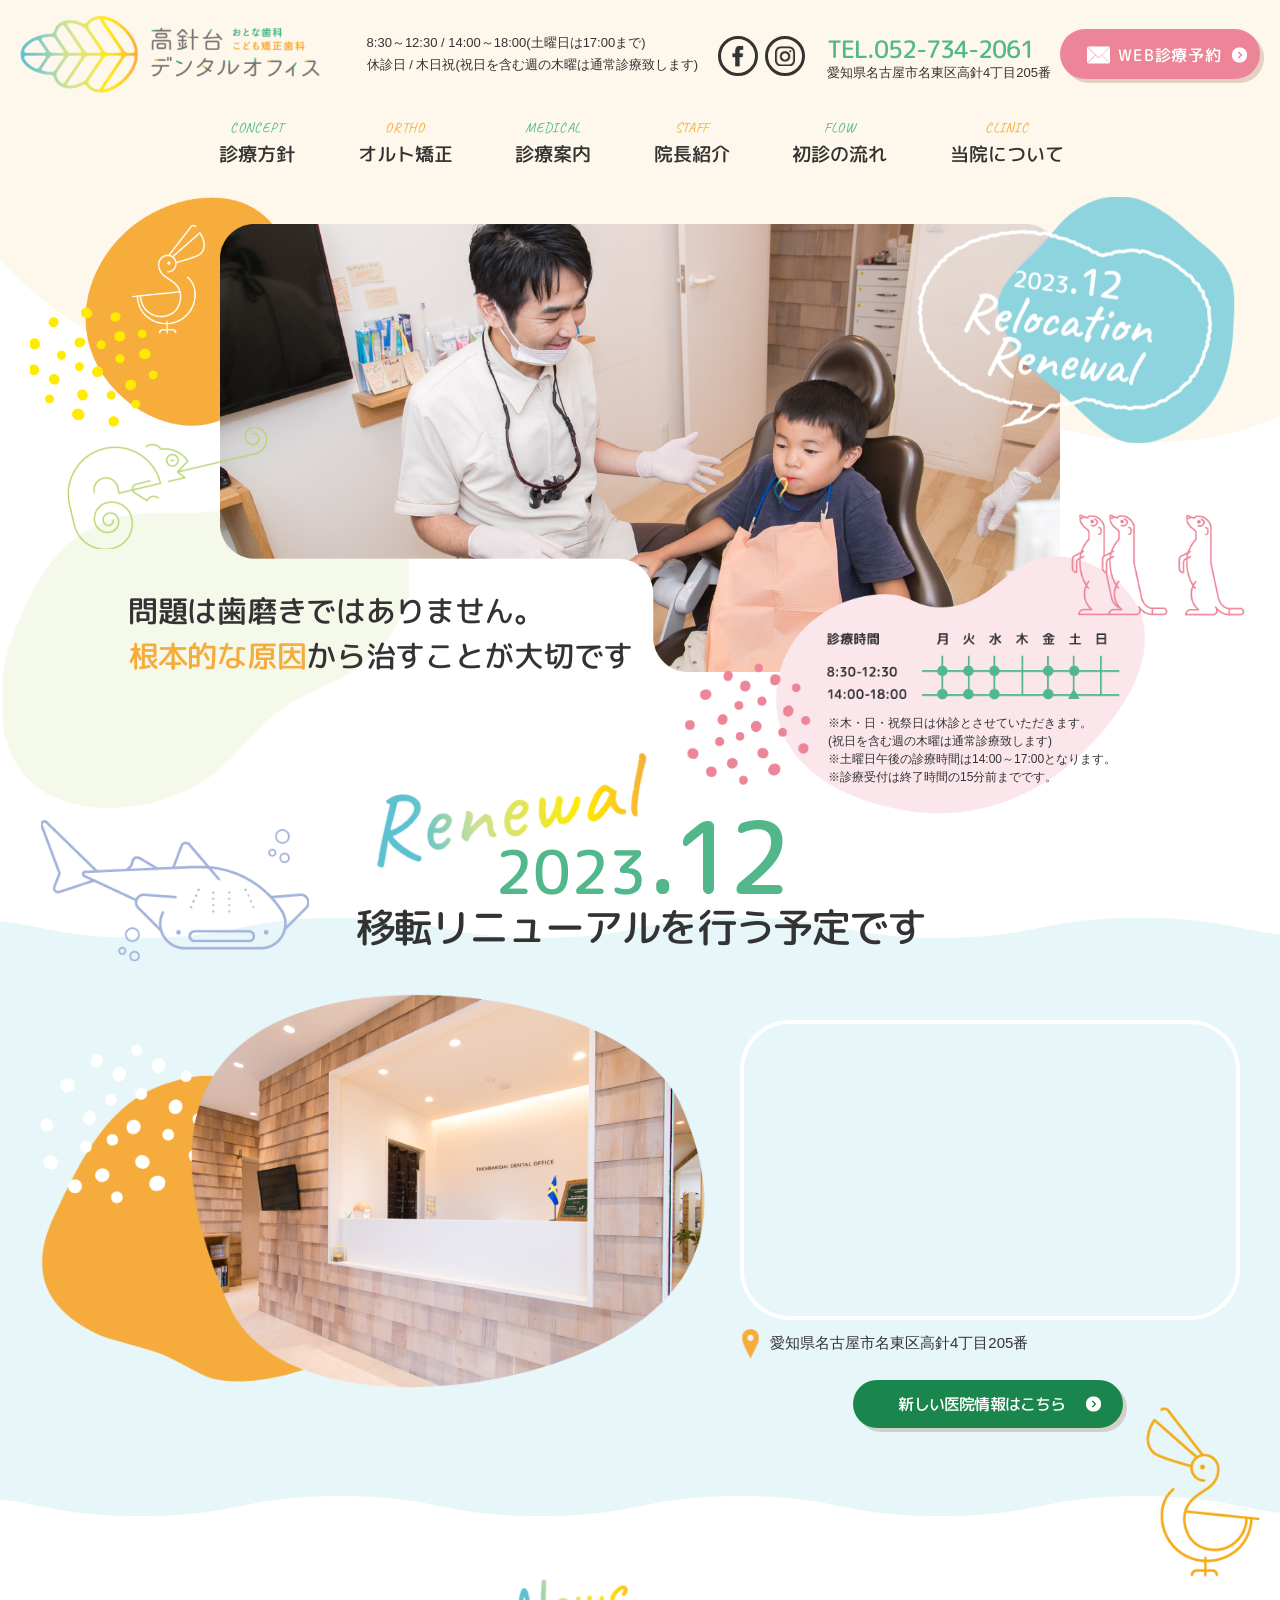
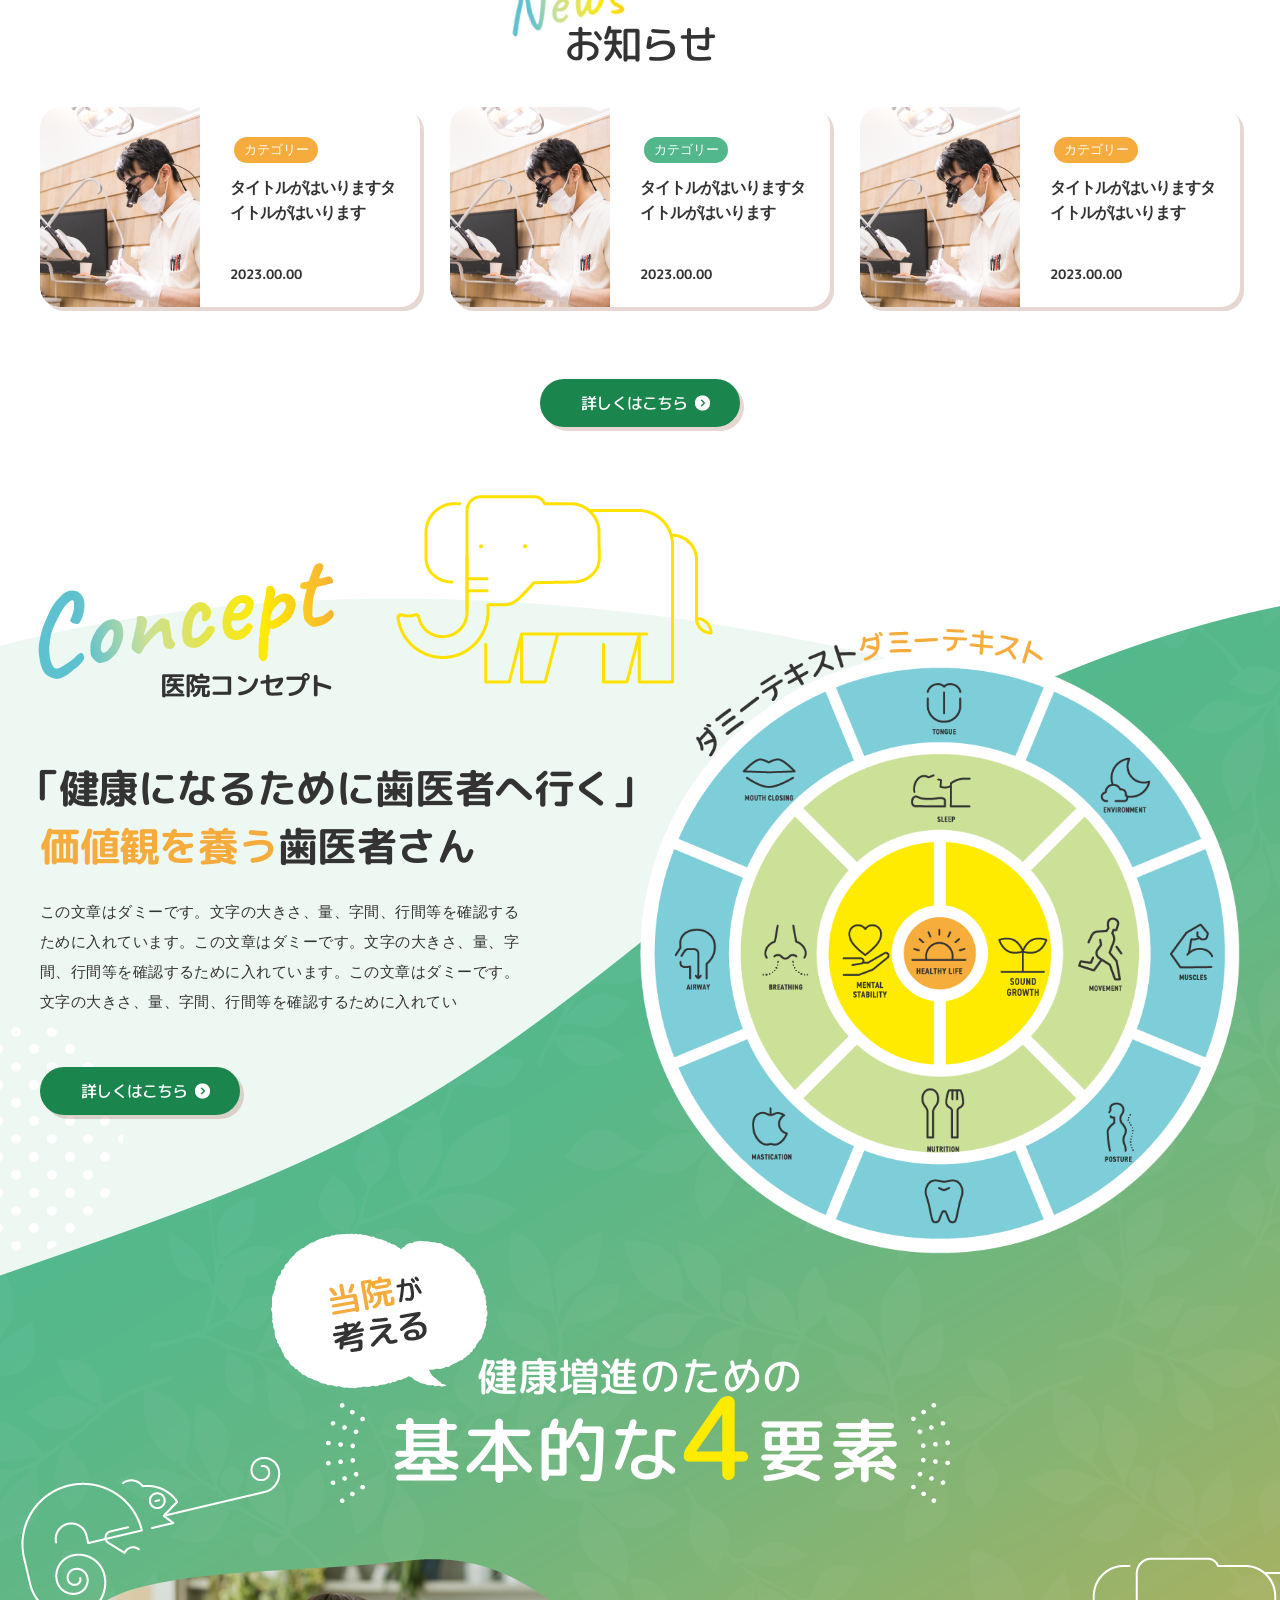
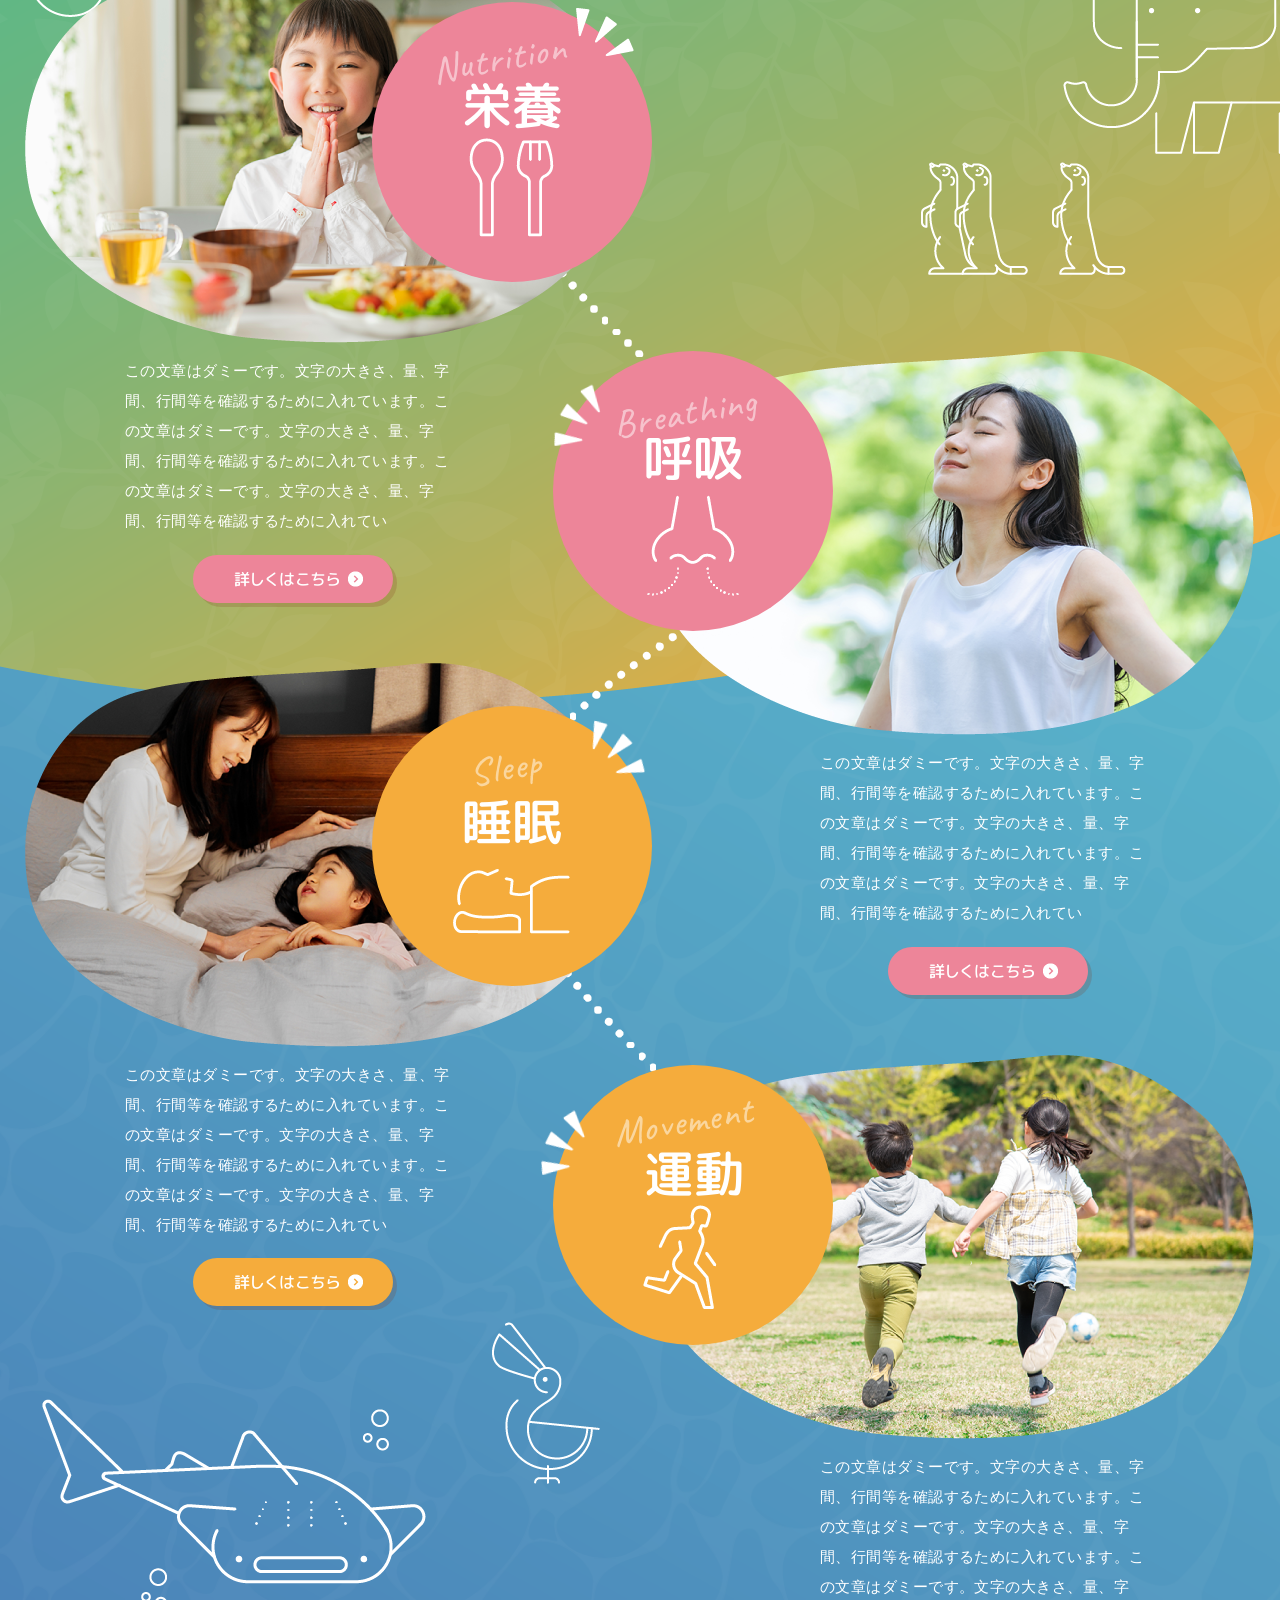
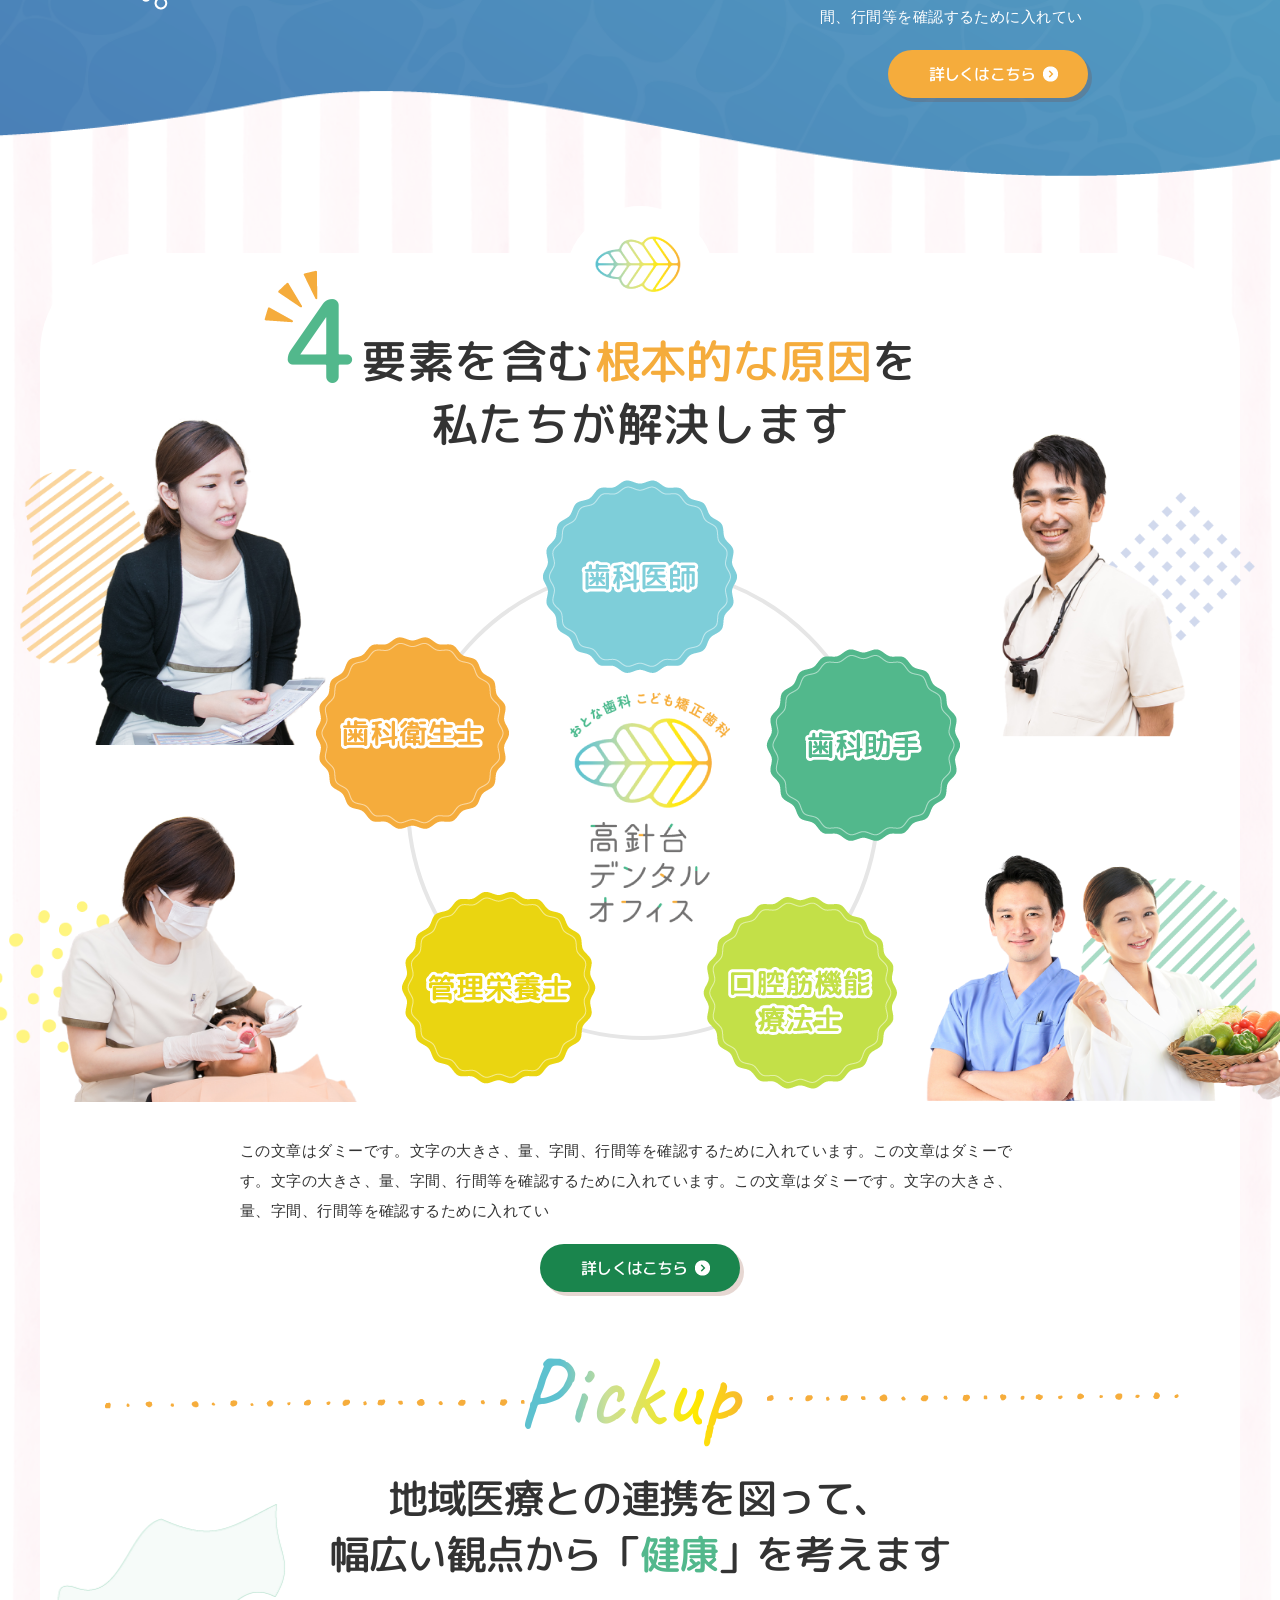
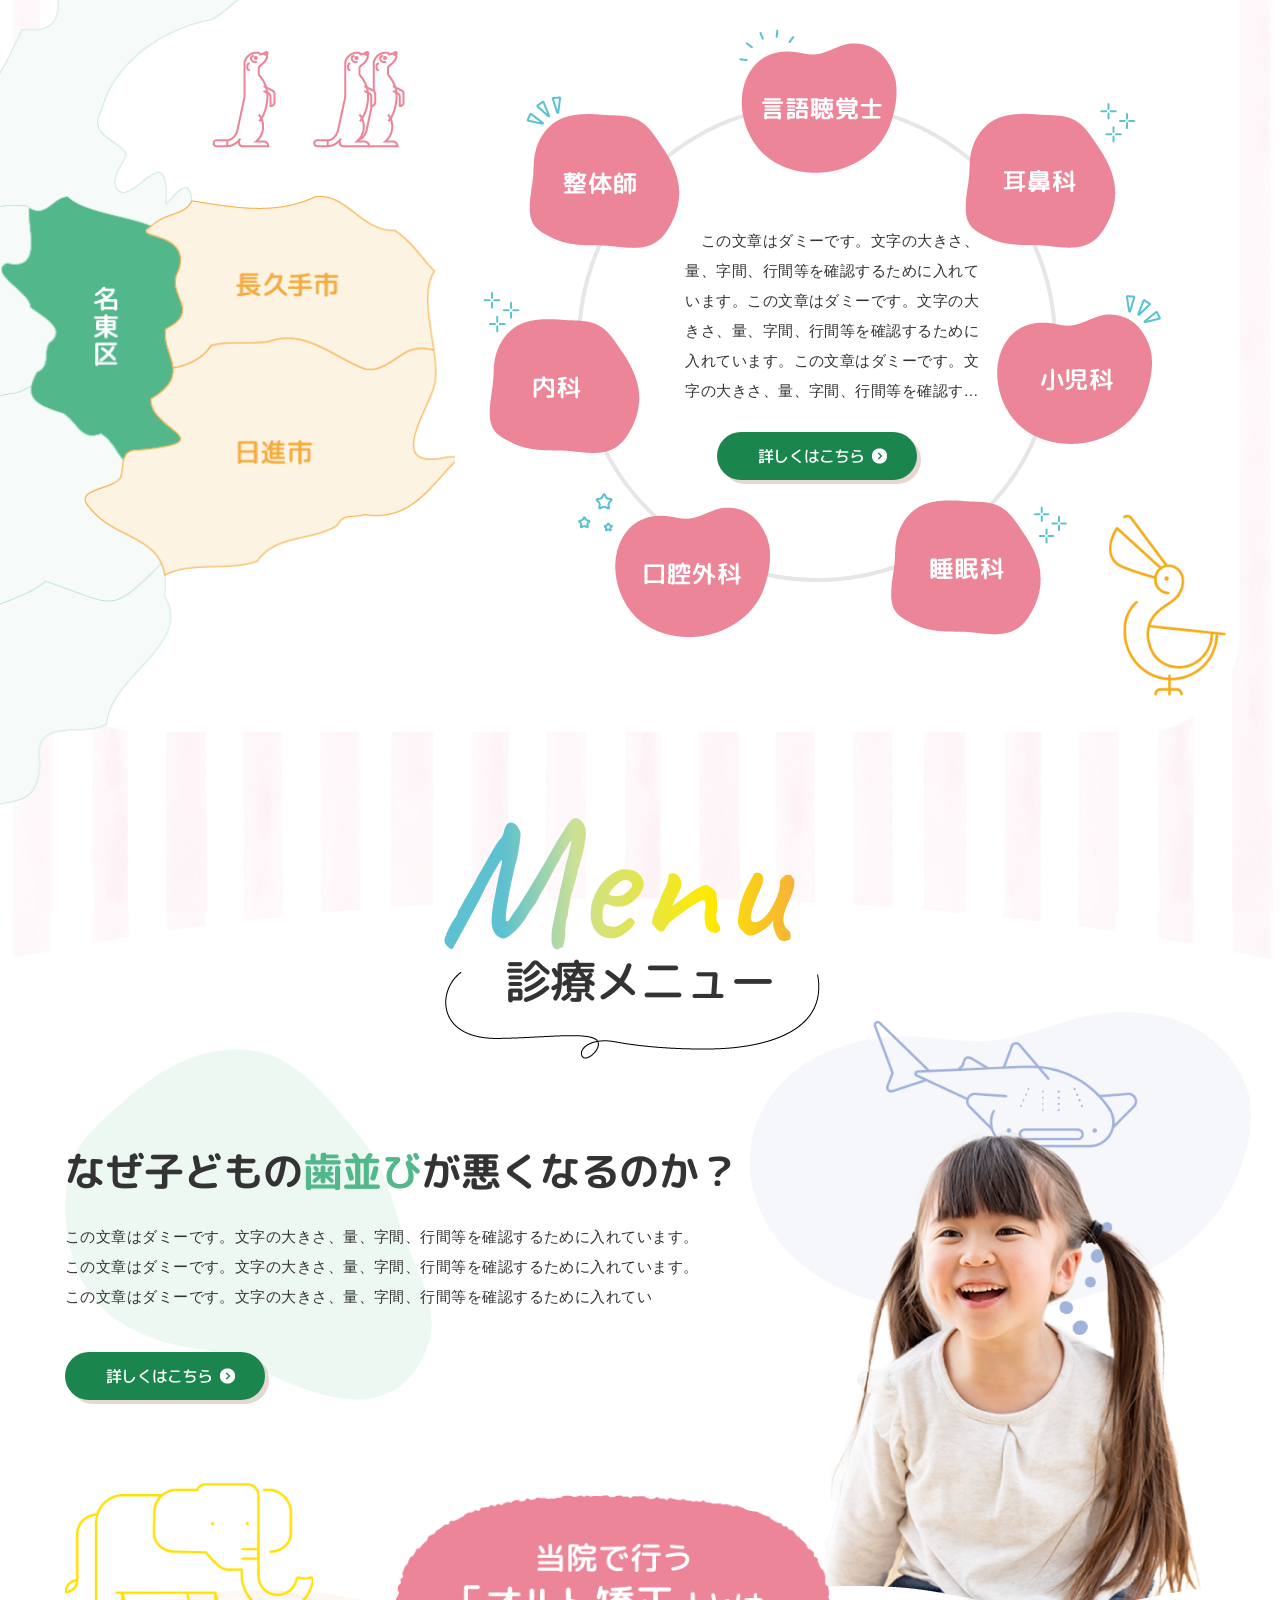
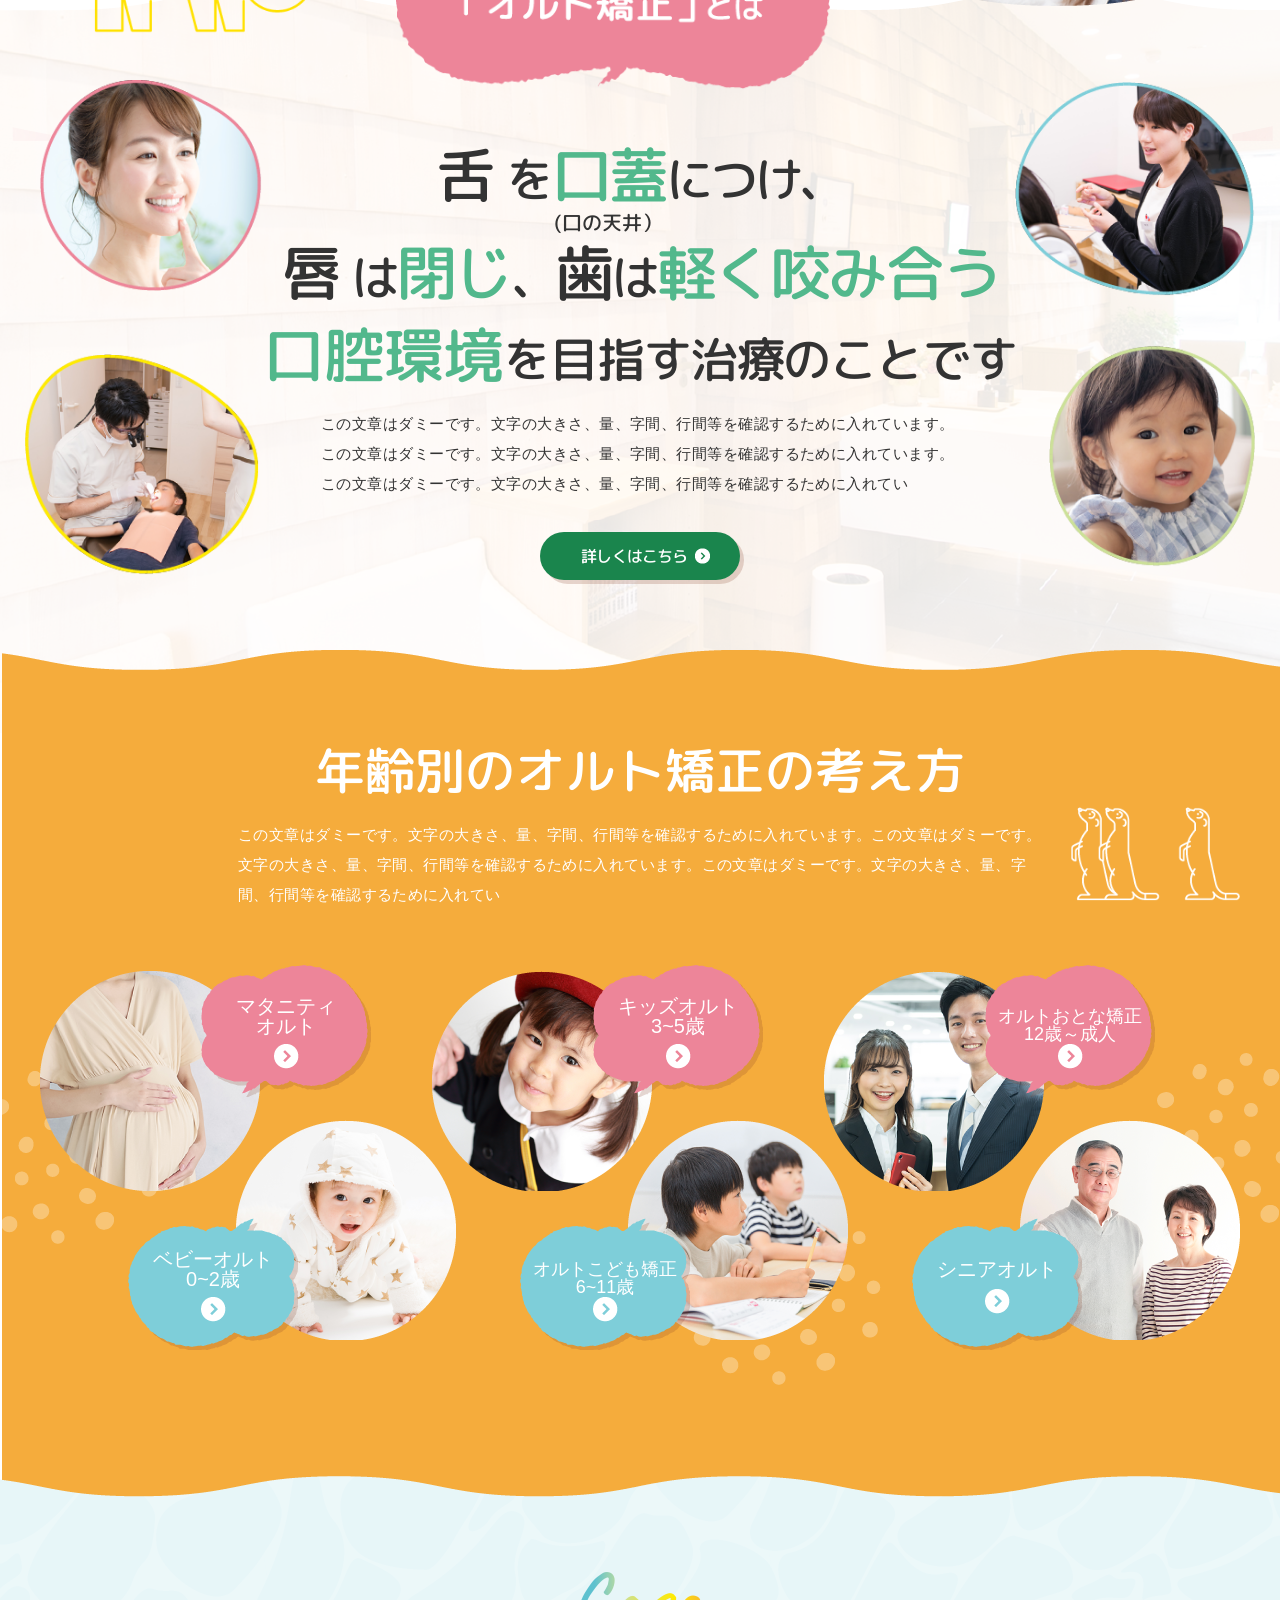
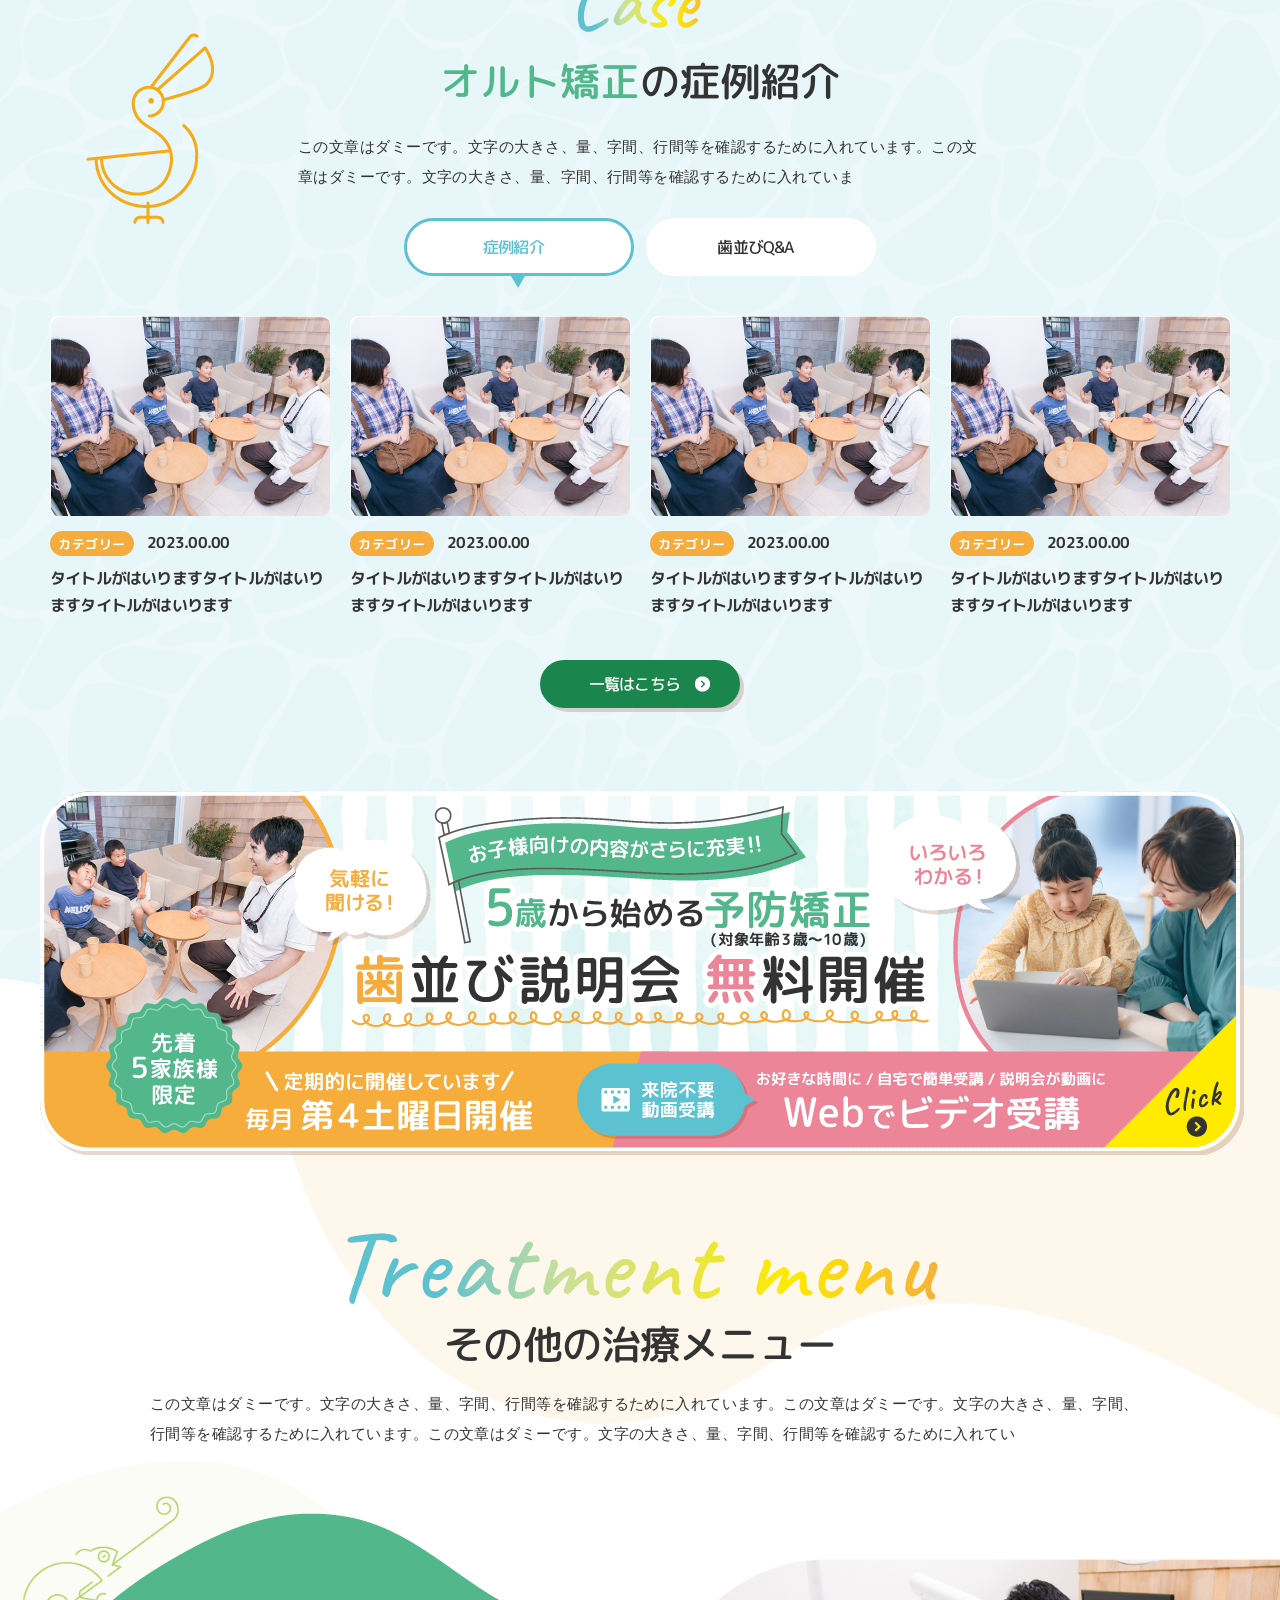
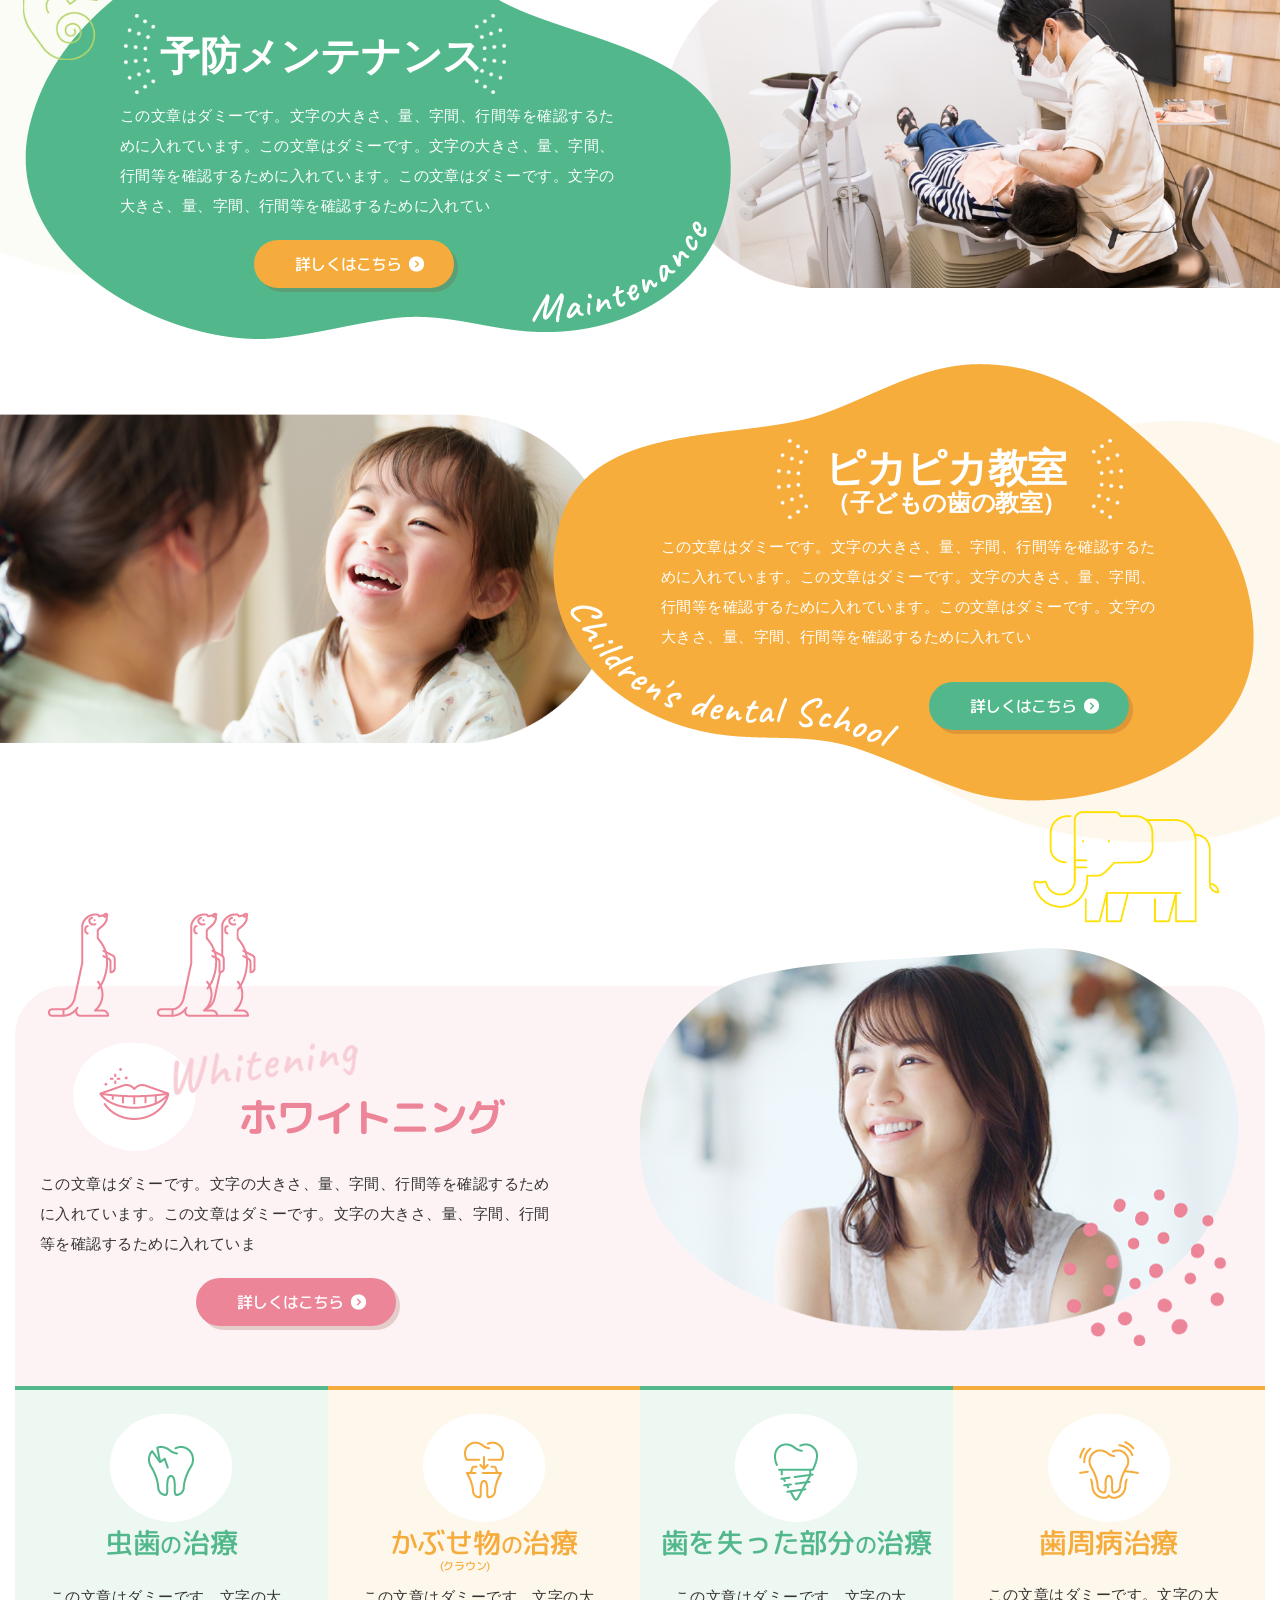
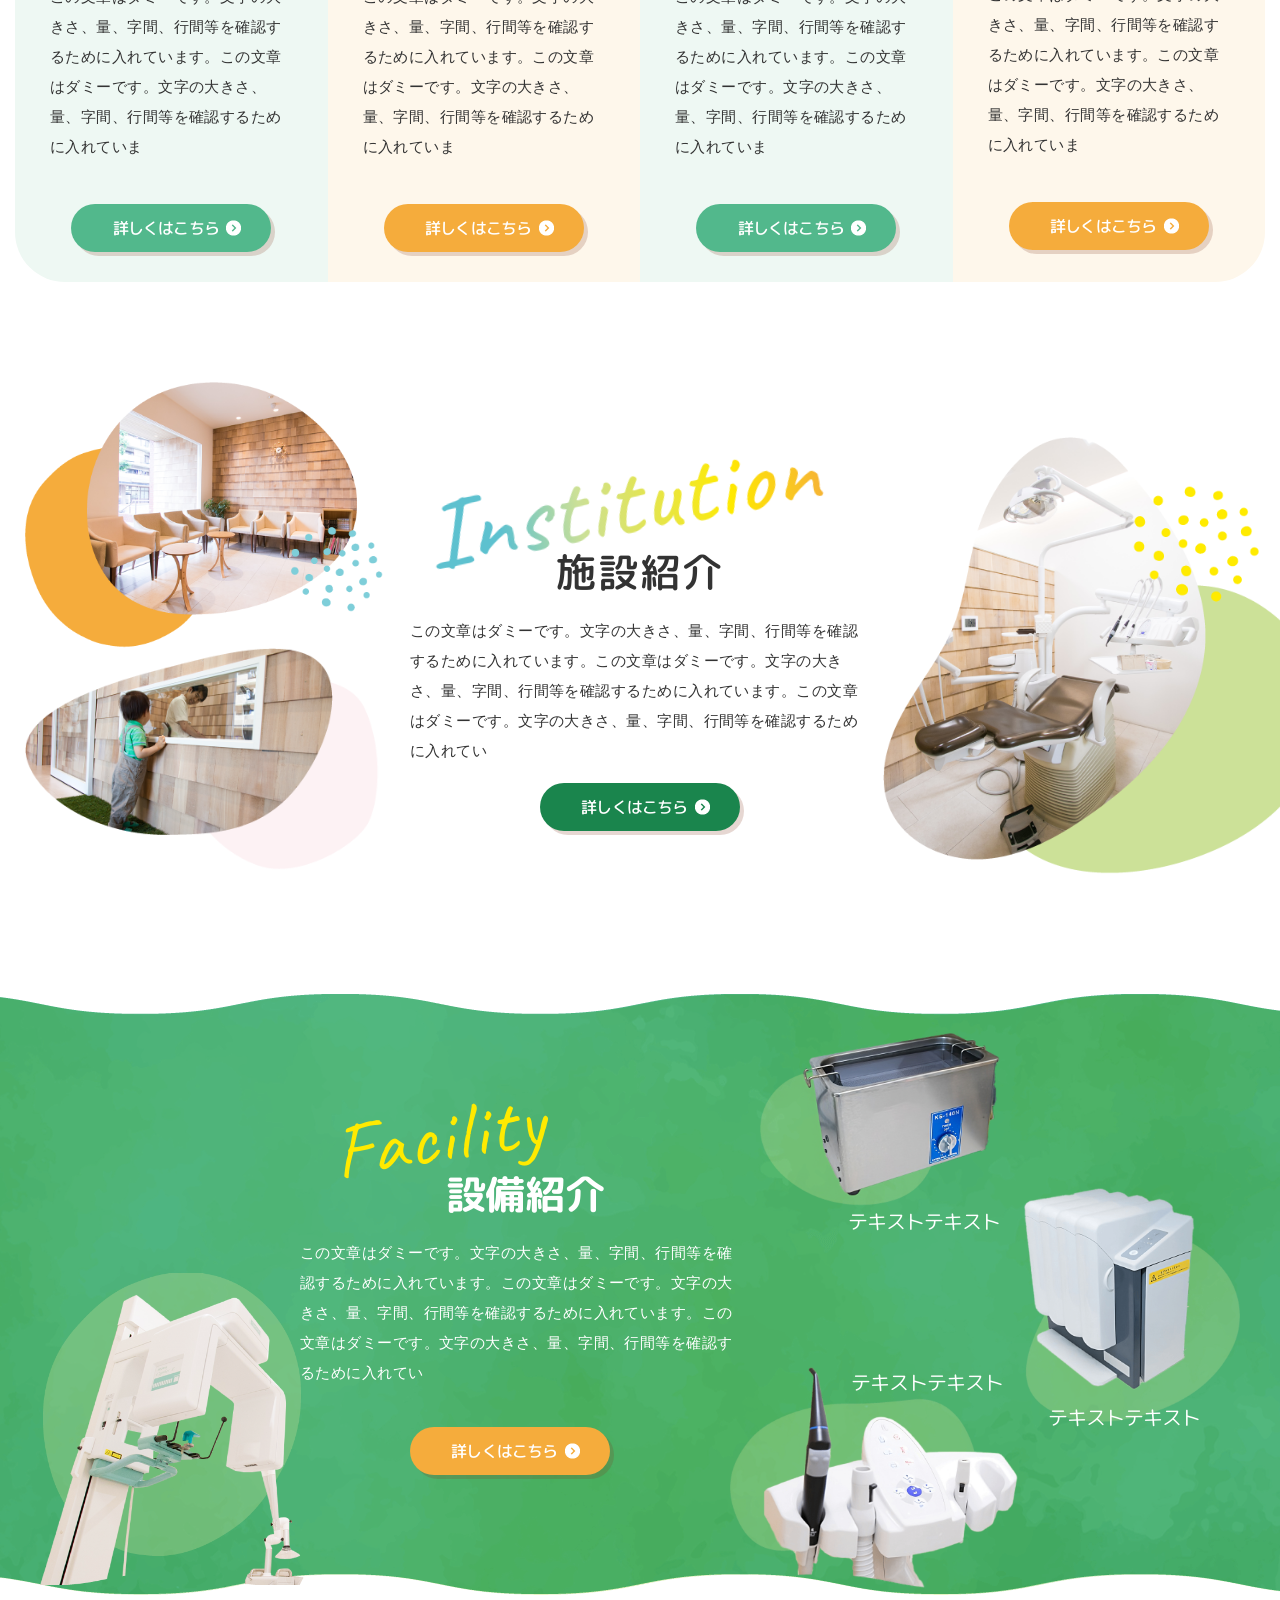
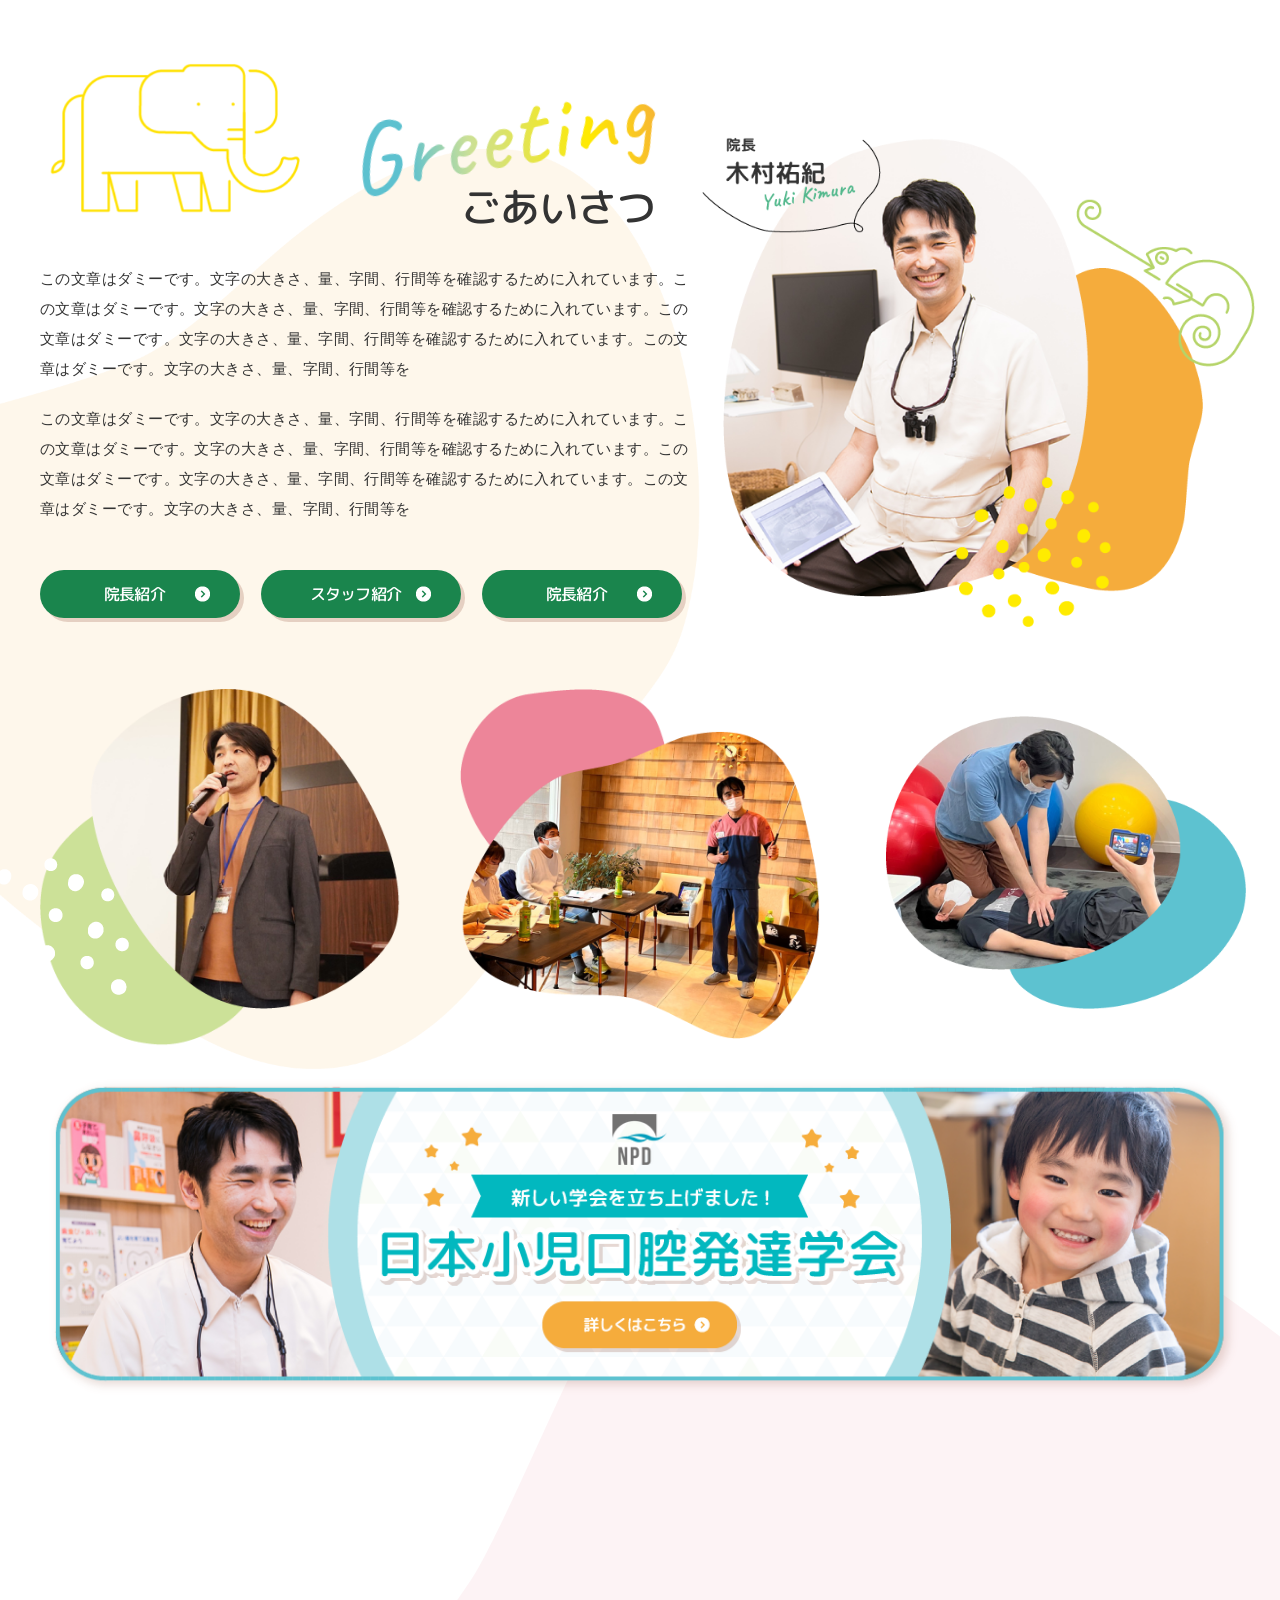
<file: index.html>
<!DOCTYPE html>
<html lang="ja">

<head>
     <!-- Google Tag Manager -->
     <script>(function (w, d, s, l, i) {
        w[l] = w[l] || []; w[l].push({
            'gtm.start':
                new Date().getTime(), event: 'gtm.js'
        }); var f = d.getElementsByTagName(s)[0],
            j = d.createElement(s), dl = l != 'dataLayer' ? '&l=' + l : ''; j.async = true; j.src =
                'https://www.googletagmanager.com/gtm.js?id=' + i + dl; f.parentNode.insertBefore(j, f);
    })(window, document, 'script', 'dataLayer', 'GTM-M2V3PST');</script>
<!-- End Google Tag Manager -->
    <meta charset="UTF-8" />
    <meta name="viewport" content="width=device-width, initial-scale=-100" />
    <meta name="format-detection" content="telephone=no" />
    <title>名古屋市名東区のこどもオルト矯正なら高針台デンタルオフィス</title>
    <meta name="keywords" content="" />
    <meta name="description" content="名古屋市名東区のこども矯正は高針台デンタルオフィスにお任せください。当院は子どもの口腔機能発達不全症を根本から治す治療に特化した歯科医院です。虫歯や歯周病の原因となる歯並びの悪さを「年齢別オルト矯正」で改善します。" />
    <meta http-equiv="Content-Style-Type" content="text/css" />
    <meta http-equiv="Content-Script-Type" content="text/javascript" />
    <!-- FAVICON -->
    <link rel="icon" href="./favicon.ico" type="image/x-icon" />
    <link rel="apple-touch-icon" sizes="180x180" href="./favicon/apple-touch-icon.png">
    <link rel="icon" type="image/png" sizes="32x32" href="./favicon/favicon-32x32.png">
    <link rel="icon" type="image/png" sizes="16x16" href="./favicon/favicon-16x16.png">
    <link rel="manifest" href="./favicon/site.webmanifest">
    <!-- STYLESHEET -->
    <link rel="stylesheet" media="all" href="./css/aos.css" />
    <link rel="stylesheet" media="all" href="./css/slick.css" />
    <link rel="stylesheet" media="all" href="./css/slick-theme.css" />
    <link rel="stylesheet" media="all" href="./css/styles.css" />
    <link rel="stylesheet" media="all" href="./css/responsive.css" />
    <script src="./js/jquery.js"></script>

    <script type="application/ld+json">
        {
            "@context": "http://schema.org",
            "@type": "BreadcrumbList",
            "itemListElement": [{
                "@type": "ListItem",
                "position": 1,
                "name": "TOP",
                "item": "https://www.takabaridai-dental.jp/"
            }]
        }
        </script>
        <script type="application/ld+json">
        {
            "@context": "https://schema.org/",
            "@type": "LocalBusiness",
            "name": "高針台デンタルオフィス",
            "image": "https://www.takabaridai-dental.jp/images/logo.png",
            "telephone": "052-734-2061",
            "address": {
                "@type": "PostalAddress",
                "streetAddress": "高針4丁目211　ユニーブル高針1F",
                "addressLocality": "名古屋市名東区",
                "addressRegion": "愛知県",
                "postalCode": "465-0061"
            },
            "openingHoursSpecification": [{
                "@type": "OpeningHoursSpecification",
                "dayOfWeek": ["Monday", "Tuesday", "Wednesday", "Friday", "Saturday"],
                "opens": "8:30",
                "closes": "18:00"
            }]
        }
        </script>
        <!-- Google tag (gtag.js) -->
        <script async src="https://www.googletagmanager.com/gtag/js?id=UA-249402154-1"></script>
        <script>
        window.dataLayer = window.dataLayer || [];
    
        function gtag() { dataLayer.push(arguments); }
        gtag('js', new Date());
    
        gtag('config', 'UA-80082337-37');
        </script>
</head>

<body id="index"  data-aos-easing="ease" data-aos-duration="1200" data-aos-delay="0">
     <!-- Google Tag Manager (noscript) -->
     <noscript><iframe src="https://www.googletagmanager.com/ns.html?id=GTM-M2V3PST" height="0" width="0" style="display:none;visibility:hidden"></iframe></noscript>
     <!-- End Google Tag Manager (noscript) -->
    <div id="wrapper">
        <header>
            <div class="h_box">
                <div class="h_inner">
                    <!-- Header Content -->
                    <div class="h_left">
                        <h1 id="logo"><a href="./TOP/"><img src="./images/logo.png" alt="名古屋市名東区でこども矯正の歯医者｜高針台デンタルオフィス" width="406" height="104" /></a></h1>
                    </div>
                    <div class="h_right">
                        <div class="h_contact pc">
                            <p class="h_contact_text">
                                8:30～12:30 / 14:00～18:00(土曜日は17:00まで)<br>
                                休診日 / 木日祝(祝日を含む週の木曜は通常診療致します)
                            </p>
                            <ul class="h_contact_social">
                                <li>
                                    <a href="#" class="flex_center hover_temp" target="_blank">
                                        <img src="./images/ic_fb.png" alt="facebook" width="16" height="28">
                                    </a>
                                </li>
                                <li>
                                    <a href="#" class="flex_center hover_temp" target="_blank">
                                        <img src="./images/ic_ins.png" alt="facebook" width="26" height="26">
                                    </a>
                                </li>
                            </ul>
                            <p class="h_contact_tel">
                                <a class="tel sweetlink ja" href="tel:052-734-2061">TEL.052-734-2061</a>
                                <span class="time">愛知県名古屋市名東区高針4丁目205番</span>
                            </p>
                            <p class="h_contact_mail">
                                <a href="https://apo-toolboxes.stransa.co.jp/user/web/6c522220215e78e9227798ee62bb6d6e/reservations" target="_blank" class="ja hover_temp"><span>WEB診療予約</span></a>
                            </p>
                        </div>
                    </div>
                    <!-- Hamburger Menu -->
                    <div class="hamburger hamburger--3dxy">
                        <div class="hamburger-box">
                            <div class="hamburger-inner"></div>
                        </div>
                    </div>
                </div>
                <!-- Nav Menu -->
                <nav>
                    <div class="inner">
                        <ul class="nav_list pc">
                            <li class="parent flex_col_center">
                                <span class="en color_m">CONCEPT</span><a href="#">診療方針</a>
                                <div class="sub">
                                    <ul class="is_01">
                                        <li>
                                            <a href="./concept.html">診療方針(コンセプト)</a>
                                        </li>
                                        <li>
                                            <a href="./concept.html#concept_ttl03">健康増進について</a>
                                        </li>
                                    </ul>
                                </div>
                            </li>
                            <li class="flex_col_center">
                                <span class="en color_or">ORTHO </span><a href="#">オルト矯正</a>
                            </li>
                            <li class="parent flex_col_center">
                                <span class="en color_m">MEDICAL</span><a href="#">診療案内</a>
                                <div class="sub">
                                    <ul class="is_01">
                                        <li><a href="./treatment.html#treatment_ttl_01">虫歯治療</a></li>
                                        <li><a href="./treatment.html#treatment_ttl_05">神経の治療</a></li>
                                        <li><a href="./treatment.html#treatment_ttl_02">かぶせ物（クラウン）の治療</a></li>
                                        <li><a href="./treatment.html#treatment_ttl_03">歯を失った部分の治療</a></li>
                                        <li><a href="./treatment.html#treatment_ttl_04">歯周病治療</a></li>
                                        <li><a href="./treatment.html#treatment_ttl_06">ホワイトニング</a></li>
                                        <li><a href="./preventive/other.html#other_ttl_01">口腔衛生指導と歯科栄養指導</a></li>
                                        <li><a href="./preventive/other.html#other_ttl_02">定期健診と定期メンテナンス</a></li>
                                    </ul>
                                </div>
                            </li>
                            <li class="parent flex_col_center">
                                <span class="en color_or">STAFF</span><a href="#">院長紹介</a>
                                <div class="sub">
                                    <ul class="is_02">
                                        <li>
                                            <a href="./child.html">歯並びリスク・オルトとは</a>
                                        </li>
                                        <li>
                                            <a href="./ortho.html">年齢別オルト</a>
                                        </li>
                                        <li>
                                            <a href="./guide/cate_1/">症例紹介</a>
                                        </li>
                                        <li>
                                            <a href="./guide/cate_2/">歯並びQ&amp;A</a>
                                        </li>
                                    </ul>
                                </div>
                            </li>
                            <li class="parent flex_col_center">
                                <span class="en color_m">FLOW</span><a href="#">初診の流れ</a>
                                <div class="sub">
                                    <ul class="is_01">
                                        <li>
                                            <a href="./clinic/">医院概要・診療時間・アクセス</a>
                                        </li>
                                        <li>
                                            <a href="./clinic/staff.html">院長挨拶・スタッフ紹介・採用情報</a>
                                        </li>
                                        <li>
                                            <a href="./clinic/facility.html">施設・設備紹介</a>
                                        </li>
                                        <li>
                                            <a href="./information/cate_1/">お知らせ</a>
                                        </li>
                                        <li>
                                            <a href="./information/cate_2/">高針台デンタルオフィスブログ</a>
                                        </li>
                                    </ul>
                                </div>
                            </li>
                            <li class="flex_col_center">
                                <span class="en color_or">CLINIC</span><a href="#">当院について</a>
                            </li>
                        </ul>
                        <ul class="nav_list sp">
                            <li>
                                <a class="ja" href="#"><span>HOME</span></a>
                            </li>
                            <li class="parent">
                                <a class="ja"><span>診療方針</span></a>
                                <div class="sub" style="display: none;">
                                    <ul class="is_01">
                                        <li>
                                            <a href="#">診療方針(コンセプト)</a>
                                        </li>
                                        <li>
                                            <a href="#">健康増進について</a>
                                        </li>
                                    </ul>
                                </div>
                            </li>
                            <li class="parent">
                                <a class="ja"><span>オルト矯正</span></a>
                                <div class="sub">
                                    <ul class="is_02">
                                        <li>
                                            <a href="#">歯並びリスク・オルトとは</a>
                                        </li>
                                        <li>
                                            <a href="#">年齢別オルト</a>
                                        </li>
                                        <li>
                                            <a href="#">症例紹介</a>
                                        </li>
                                        <li>
                                            <a href="#">歯並びQ&amp;A</a>
                                        </li>
                                    </ul>
                                </div>
                            </li>
                            <li class="parent">
                                <a class="ja"><span>診療案内</span></a>
                                <div class="sub">
                                    <ul class="is_01">
                                        <li><a href="#">虫歯治療</a></li>
                                        <li><a href="#">神経の治療</a></li>
                                        <li><a href="#">かぶせ物（クラウン）の治療</a></li>
                                        <li><a href="#">歯を失った部分の治療</a></li>
                                        <li><a href="#">歯周病治療</a></li>
                                        <li><a href="#">ホワイトニング</a></li>
                                        <li><a href="#">口腔衛生指導と歯科栄養指導</a></li>
                                        <li><a href="#">定期健診と定期メンテナンス</a></li>
                                    </ul>
                                </div>
                            </li>
                            <li>
                                <a class="ja" href="#"><span>スタッフ紹介</span></a>
                            </li>
                            <li>
                                <a class="ja" href="#"><span>初診の流れ</span></a>
                            </li>
                            <li class="parent">
                                <a class="ja"><span>当院について</span></a>
                                <div class="sub">
                                    <ul class="is_02">
                                        <li>
                                            <a href="#">医院概要・診療時間・アクセス</a>
                                        </li>
                                        <li>
                                            <a href="#">院長挨拶・スタッフ紹介・採用情報</a>
                                        </li>
                                        <li>
                                            <a href="#">施設・設備紹介</a>
                                        </li>
                                        <li>
                                            <a href="#">お知らせ</a>
                                        </li>
                                        <li>
                                            <a href="#">高針台デンタルオフィスブログ</a>
                                        </li>
                                    </ul>
                                </div>
                            </li>
                        </ul>
                        <div class="nav_info_sp flex_col_center sp">
                            <p class="nav_info_logo"><a href="#"><img class="sp" src="./images/logo_ft_sp.png" alt="高針台 デンタルオフィス"></a></p>
                            <ul class="h_contact_social">
                                <li>
                                    <a href="#" class="flex_center hover_temp" target="_blank">
                                        <img src="./images/ic_fb.png" alt="facebook" width="16" height="28">
                                    </a>
                                </li>
                                <li>
                                    <a href="#" class="flex_center hover_temp" target="_blank">
                                        <img src="./images/ic_ins.png" alt="facebook" width="26" height="26">
                                    </a>
                                </li>
                            </ul>
                            <p class="h_contact_tel">
                                <a class="tel sweetlink ja" href="tel:052-734-2061">TEL.052-734-2061</a>
                                <span class="time">愛知県名古屋市名東区高針4丁目205番</span>
                            </p>
                          
                            <div class="ft_ts timeSheet">
                                <p class="timeSheet_pic"><img src="./images/timeSheet.png" alt="診療時間" width="422" height="156">
                                </p>
                                <p class="timeSheet_text">
                                    ※木・日・祝祭日は休診とさせていただきます。<br>(祝日を含む週の木曜は通常診療致します)<br>※土曜日午後の診療時間は14:00～17:00となります。<br>※診療受付は終了時間の15分前までです。<br>
                                </p>
                            </div>
                            <p class="h_contact_mail">
                                <a href="#" class="ja hover_temp"><span>WEB診療予約</span></a>
                            </p>
                        </div>
                    </div>
                </nav>
            </div>
        </header>
        <!-- end #header-->
        <main>
            <!-- MainVisual start -->
            <section class="mv">
                <div class="inner">
                    <div class="mv_bg">
                        <p class="bg"><img loading="lazy" src="./images/main_visual_img01.png" alt="高針台デンタルオフィスは「歯と口と全身の健康を学ぶ学校」を目指します" width="1200" height="640"></p>
                    </div>
                    <div class="mv_txt">
                        <h2>問題は歯磨きではありません。<br><span class="color_or">根本的な原因<br class="sp"></span>から治すことが大切です</h2>
                    </div>
                    <div class="timeSheet">
                        <p class="timeSheet_pic"><img loading="lazy" src="./images/timeSheet.png" alt="診療時間" width="422" height="156"></p>
                        <p class="timeSheet_text">※木・日・祝祭日は休診とさせていただきます。<br>(祝日を含む週の木曜は通常診療致します)<br>※土曜日午後の診療時間は14:00～17:00となります。<br>※診療受付は終了時間の15分前までです。<br></p>
                    </div>
                </div>
            </section>
            <!-- MainVisual end -->
            <!-- SECTION 1 start -->
            <section class="sec01">
                <div class="container">
                    <div class="inner">
                        <h3 class="title gradient" data-aos="fade-up">
                            <span class="en">Renewal</span>
                            <span class="ja">
                                <span class="num color_m">2023<span class="f_big">.12</span></span><br>
                                <span class="text">移転リニューアルを行う予定です</span>
                            </span>
                        </h3>
                        <div class="block flex_between" data-aos="fade-up">
                            <div class="left">
                                <a class="pic hover_temp"><img loading="lazy" src="./images/sec01_img02.png" alt="移転リニューアルを行います" width="812" height="550"></a>
                            </div>
                            <div class="right">
                                <div class="map">
                                    <iframe src="https://www.google.com/maps/embed?pb=!1m14!1m8!1m3!1d3261.9183102797956!2d137.011591!3d35.158658!3m2!1i1024!2i768!4f13.1!3m3!1m2!1s0x6003650fa51a6de3%3A0x4b33d033a68ea8b0!2z5pel5pys44CB44CSNDY1LTAwNjEg5oSb55-l55yM5ZCN5Y-k5bGL5biC5ZCN5p2x5Yy66auY6Yed77yU5LiB55uu77yS77yQ77yV!5e0!3m2!1sja!2sus!4v1690252567143!5m2!1sja!2sus" width="600" height="450" style="border:0;" allowfullscreen="" loading="lazy" referrerpolicy="no-referrer-when-downgrade"></iframe>
                                </div>
                                <p class="map_note">愛知県名古屋市名東区高針4丁目205番</p>
                                <p class="btn"><a href="./clinic/">新しい医院情報はこちら</a></p>
                            </div>
                        </div>
                    </div>
                </div>
            </section>
            <!-- SECTION 1 end -->
            <!-- SECTION 2 start -->
            <section class="sec02">
                <div class="inner">
                    <h3 class="title gradient" data-aos="fade-up">
                        <span class="en">News</span>
                        <span class="ja">
                            <span class="text">お知らせ</span>
                        </span>
                    </h3>
                    <ul class="list flex_between" data-aos="fade-up">
                        <li class="item hover_temp">
                            <p class="pic"><img loading="lazy" src="./images/sec02_img01.png" alt="タイトルがはいりますタイトルがはいります" width="160" height="200"></p>
                            <div class="content">
                                <div class="wrap_text">
                                    <p class="sub_text flex_center bg_or">カテゴリー</p>
                                    <p class="text">タイトルがはいりますタ<br>イトルがはいります</p>
                                </div>
                                <p class="quantity">2023.00.00</p>
                            </div>
                            <a href="./information/cate_1/" ></a>
                        </li>
                        <li class="item hover_temp">
                            <p class="pic"><img loading="lazy" src="./images/sec02_img01.png" alt="タイトルがはいりますタイトルがはいります" width="160" height="200"></p>
                            <div class="content">
                                <div class="wrap_text">
                                    <p class="sub_text flex_center bg_m">カテゴリー</p>
                                    <p class="text">タイトルがはいりますタ<br>イトルがはいります</p>
                                </div>
                                <p class="quantity">2023.00.00</p>
                                <a href="./information/cate_1/"></a>
                            </div>
                        </li>
                        <li class="item hover_temp">
                            <p class="pic"><img loading="lazy" src="./images/sec02_img01.png" alt="タイトルがはいりますタイトルがはいります" width="160" height="200"></p>
                            <div class="content">
                                <div class="wrap_text">
                                    <p class="sub_text flex_center bg_or">カテゴリー</p>
                                    <p class="text">タイトルがはいりますタ<br>イトルがはいります</p>
                                </div>
                                <p class="quantity">2023.00.00</p>
                                   <a href="./information/cate_1/"></a>
                            </div>
                        </li>
                    </ul>
                    <p class="btn" data-aos="fade-up"><a href="./information/cate_1/">詳しくはこちら</a></p>
                </div>
            </section>
            <!-- SECTION 2 end -->
            <!-- SECTION 3 start -->
            <section class="sec03">
                <div class="container">
                    <div class="sec03_top">
                        <div class="inner">
                            <h3 class="title gradient" data-aos="fade-up">
                                <span class="en">Concept</span>
                                <span class="ja">
                                    <span class="text">医院コンセプト</span>
                                </span>
                            </h3>
                            <div class="block_01">
                                <div class="left" data-aos="fade-up" data-aos-delay="0">
                                    <p class="sub_title ja"><span class="char_01">「</span>健康になるために歯医者へ行く<span class="char_02">」</span><br><span class="color_or">価値観を養う</span>歯医者さん</p>
                                    <p class="dect"> この文章はダミーです。文字の大きさ、量、字間、行間等を確認するために入れています。この文章はダミーです。文字の大きさ、量、字間、行間等を確認するために入れています。この文章はダミーです。文字の大きさ、量、字間、行間等を確認するために入れてい </p>
                                    <p class="btn"><a href="./concept.html">詳しくはこちら</a></p>
                                </div>
                                <div class="right" data-aos="fade-up" data-aos-delay="300">
                                    <p class="pic"><img loading="lazy" src="./images/sec03_circle.png" alt="ダミーテキストダミーテキスト" width="842" height="876"></p>
                                </div>
                            </div>
                        </div>
                    </div>
                    <div class="sec03_center">
                        <div class="inner">
                            <h4 class="title" data-aos="fade-up">
                                <span class="ja text_top">健康増進のための</span><br>
                                <span class="ja text_bottom">基本的な<span class="color_yl">4</span>要素</span>
                            </h4>
                        </div>
                    </div>
                    <div class="sec03_bt">
                        <div class="content">
                            <div class="left" data-aos="fade-up">
                                <ul class="flex_col">
                                    <li class="item it_01">
                                        <div class="top">
                                            <p class="title flex_col_center bg_pink">
                                                <span class="en">Nutrition</span>
                                                <span class="ja">栄養</span>
                                                <img loading="lazy" src="./images/sec03_bottom01_1.png" alt="栄養" width="86" height="100">
                                            </p>
                                            <p class="pic"><img loading="lazy" src="./images/sec03_bottom01.png" alt="栄養" width="602"  height="384"></p>
                                        </div>
                                        <div class="bottom">
                                            <p class="dect">この文章はダミーです。文字の大きさ、量、字間、行間等を確認するために入れています。この文章はダミーです。文字の大きさ、量、字間、行間等を確認するために入れています。この文章はダミーです。文字の大きさ、量、字間、行間等を確認するために入れてい</p>
                                            <p class="btn"><a class="bg_pink" href="./health.html">詳しくはこちら</a></p>
                                        </div>
                                    </li>
                                    <li class="item it_02">
                                        <div class="top">
                                            <p class="title flex_col_center bg_or">
                                                <span class="en">Sleep</span>
                                                <span class="ja">睡眠</span>
                                                <img loading="lazy" src="./images/sec03_bottom02_1.png" alt="睡眠" width="118" height="66">
                                            </p>
                                            <p class="pic"><img loading="lazy" src="./images/sec03_bottom02.png" alt="睡眠" width="602" height="384"></p>
                                        </div>
                                        <div class="bottom">
                                            <p class="dect">この文章はダミーです。文字の大きさ、量、字間、行間等を確認するために入れています。この文章はダミーです。文字の大きさ、量、字間、行間等を確認するために入れています。この文章はダミーです。文字の大きさ、量、字間、行間等を確認するために入れてい</p>
                                            <p class="btn"><a class="bg_or" href="./health.html">詳しくはこちら</a></p>
                                        </div>
                                    </li>
                                    <li class="item it_03 it_pic">
                                        <p class="pic"><img loading="lazy" src="./images/sec03_bottom03.png" alt="健康増進のための基本的な４要素当院が考える" width="558" height="288"></p>
                                    </li>
                                </ul>
                            </div>
                            <div class="right" data-aos="fade-up">
                                <ul class="flex_col">
                                    <li class="item it_04 it_pic">
                                        <p class="pic"><img loading="lazy" src="./images/sec03_bottom04.png" alt="健康増進のための基本的な４要素当院が考える" width="474" height="318"></p>
                                    </li>
                                    <li class="item it_05">
                                        <div class="top">
                                            <p class="title flex_col_center bg_pink">
                                                <span class="en">Breathing</span>
                                                <span class="ja">呼吸</span>
                                                <img loading="lazy" src="./images/sec03_bottom05_1.png" alt="呼吸" width="100" height="102">
                                            </p>
                                            <p class="pic"><img loading="lazy" src="./images/sec03_bottom05.png" alt="呼吸" width="602"  height="384"></p>
                                        </div>
                                        <div class="bottom">
                                            <p class="dect">
                                                この文章はダミーです。文字の大きさ、量、字間、行間等を確認するために入れています。この文章はダミーです。文字の大きさ、量、字間、行間等を確認するために入れています。この文章はダミーです。文字の大きさ、量、字間、行間等を確認するために入れてい
                                            </p>
                                            <p class="btn"><a class="bg_pink" href="./health.html">詳しくはこちら</a></p>
                                        </div>
                                    </li>
                                    <li class="item it_06">
                                        <div class="top">
                                            <p class="title flex_col_center bg_or">
                                                <span class="en">Movement</span>
                                                <span class="ja">運動</span>
                                                <img loading="lazy" src="./images/sec03_bottom06_1.png" alt="運動" width="74" height="106">
                                            </p>
                                            <p class="pic"><img loading="lazy" src="./images/sec03_bottom06.png" alt="運動" width="602" height="384"></p>
                                        </div>
                                        <div class="bottom">
                                            <p class="dect">
                                                この文章はダミーです。文字の大きさ、量、字間、行間等を確認するために入れています。この文章はダミーです。文字の大きさ、量、字間、行間等を確認するために入れています。この文章はダミーです。文字の大きさ、量、字間、行間等を確認するために入れてい
                                            </p>
                                            <p class="btn"><a class="bg_or" href="./health.html">詳しくはこちら</a></p>
                                        </div>
                                    </li>

                                </ul>
                            </div>
                        </div>
                    </div>
                </div>

            </section>
            <!-- SECTION 3 end -->
            <!-- SECTION 4 start -->
            <section class="sec04">
                <div class="container">
                    <div class="inner">
                        <div class="block">
                            <div class="top flex_col_center">
                                <h4 class="title" data-aos="fade-up">
                                    <span class="ja num color_m">4</span>
                                    <span class="ja">要素を含む<span class="color_or">根本的な原因</span>を<br>私たちが解決します</span>
                                </h4>
                                <p class="pic pic01" data-aos="fade-up"><img loading="lazy" src="./images/sec04_img02.png" alt="4私たちが根本的な原因を解決し、健康作りのお手伝いをします" width="386" height="416"></p>
                                <p class="pic pic02" data-aos="fade-up"><img loading="lazy" src="./images/sec04_img03.png" alt="4私たちが根本的な原因を解決し、健康作りのお手伝いをします" width="334" height="400"></p>
                                <ul class="list pc">
                                    <li class="item_01" data-aos="flip-left" data-aos-delay="0"><img loading="lazy" src="./images/sec04_item01.png" alt="歯科医師" width="194" height="194"></li>
                                    <li class="item_02" data-aos="flip-left" data-aos-delay="300"><img loading="lazy" src="./images/sec04_item02.png" alt="歯科助手" width="194" height="194"></li>
                                    <li class="item_03" data-aos="flip-left" data-aos-delay="600"><img loading="lazy" src="./images/sec04_item03.png" alt="口腔筋機能療法士" width="194" height="194"></li>
                                    <li class="item_04" data-aos="flip-left" data-aos-delay="900"><img loading="lazy" src="./images/sec04_item04.png" alt="管理栄養士" width="194" height="194"></li>
                                    <li class="item_05" data-aos="flip-left" data-aos-delay="1200"><img loading="lazy" src="./images/sec04_item05.png" alt="歯科衛生士" width="194" height="194"></li>
                                    <li class="item_06"><img loading="lazy" src="./images/sec04_img07.png" alt="高針台 デンタル オフィス" width="162" height="232"></li>
                                </ul>
                                <p class="list_sp sp">
                                    <img loading="lazy" src="./images/sec04_top_list_sp.png" alt="4私たちが根本的な原因を解決し、健康作りのお手伝いをします" width="646" height="610">
                                </p>
                                <p class="pic pic03" data-aos="fade-up"><img loading="lazy" src="./images/sec04_img04.png" alt="4私たちが根本的な原因を解決し、健康作りのお手伝いをします" width="448" height="350"></p>
                                <p class="pic pic04" data-aos="fade-up"><img loading="lazy" src="./images/sec04_img05.png" alt="4私たちが根本的な原因を解決し、健康作りのお手伝いをします" width="504" height="342"></p>
                                <p class="dect">
                                    この文章はダミーです。文字の大きさ、量、字間、行間等を確認するために入れています。この文章はダミーです。文字の大きさ、量、字間、行間等を確認するために入れています。この文章はダミーです。文字の大きさ、量、字間、行間等を確認するために入れてい
                                </p>
                                <p class="btn" data-aos="fade-up"><a href="./concept/">詳しくはこちら</a></p>
                            </div>
                            <div class="bottom">
                                <h4 class="title gradient"  data-aos="fade-up"><span class="en">Pickup</span><br><span class="ja" data-aos="fade-up">地域医療との連携を図って、<br>幅広い観点から「<span class="color_m">健康</span>」を考えます</span></h4>
                                <div class="content">
                                    <div class="left">
                                        <p class="pic sp"><img loading="lazy" src="./images/sec04_img09_sp.png" width="1110" height="988" alt="地域医療との連携を図って、幅広い観点から「健康」を考えます"></p>
                                    </div>
                                    <div class="right">
                                        <ul class="list">
                                            <li class="pc item_06" data-aos="flip-left" data-aos-delay="0"><img loading="lazy" src="./images/sec04_item06.png" alt="言語聴覚士" width="158" height="144"></li>
                                            <li class="pc item_07" data-aos="flip-left" data-aos-delay="300"><img loading="lazy" src="./images/sec04_item07.png" alt="耳鼻科" width="172" height="146"></li>
                                            <li class="pc item_08" data-aos="flip-left" data-aos-delay="600"><img loading="lazy" src="./images/sec04_item08.png" alt="小児科" width="164" height="150"></li>
                                            <li class="pc item_09" data-aos="flip-left" data-aos-delay="900"><img loading="lazy" src="./images/sec04_item09.png" alt="睡眠科" width="176" height="136"></li>
                                            <li class="pc item_10" data-aos="flip-left" data-aos-delay="1200"><img loading="lazy" src="./images/sec04_item10.png" alt="口腔外科" width="194" height="144"></li>
                                            <li class="pc item_11" data-aos="flip-left" data-aos-delay="1500"><img loading="lazy" src="./images/sec04_item11.png" alt="内科" width="158" height="162"></li>
                                            <li class="pc item_12" data-aos="flip-left" data-aos-delay="1800"><img loading="lazy" src="./images/sec04_item12.png" alt="整体師" width="154" height="152"></li>
                                            <li class="item_sp sp">
                                                <p class="pic"><img loading="lazy" src="./images/sec04_bottom_list_sp.png" width="678" height="610" alt="地域医療との連携を図って、幅広い観点から「健康」を考えます"></p>
                                            </li>
                                            <li class="item_13">
                                                <p class="dect"  data-aos="fade-up">
                                                    この文章はダミーです。文字の大きさ、量、字間、行間等を確認するために入れています。この文章はダミーです。文字の大きさ、量、字間、行間等を確認するために入れています。この文章はダミーです。文字の大きさ、量、字間、行間等を確認するために入れてい
                                                </p>
                                                <p class="btn" data-aos="fade-up"><a href="./health.html">詳しくはこちら</a></p>
                                            </li>
                                        </ul>
                                    </div>
                                </div>
                            </div>
                        </div>
                    </div>
                </div>
            </section>
            <!-- SECTION 4 end -->
            <!-- SECTION 5 start -->
            <section class="sec05">
                <div class="container">
                    <div class="sec05_top">
                        <div class="content">
                            <h3 class="title gradient" data-aos="fade-up">
                                <span class="en">Menu</span><br>
                                <span class="ja">診療メニュー</span>
                            </h3>
                            <div class="block">
                                <div class="left">
                                    <p class="sub_title ja" data-aos="fade-up">なぜ子どもの<span class="color_m">歯並び</span>が悪くなるのか？</p>
                                    <p class="dect" data-aos="fade-up">この文章はダミーです。文字の大きさ、量、字間、行間等を確認するために入れています。この文章はダミーです。文字の大きさ、量、字間、行間等を確認するために入れています。この文章はダミーです。文字の大きさ、量、字間、行間等を確認するために入れてい</p>
                                    <p class="btn" data-aos="fade-up"><a href="./child.html">詳しくはこちら</a></p>
                                </div>
                                <div class="right">
                                    <p class="pic" data-aos="fade-up"><img loading="lazy" src="./images/sec05_img05.png" alt="なぜ子どもの歯並びが悪くなるのか？" width="384" height="480"></p>
                                </div>
                            </div>
                        </div>
                    </div>
                    <div class="sec05_center">
                        <div class="content">
                            <p class="box_text" data-aos="fade-up"><img loading="lazy" src="./images/sec05_img08.png" alt="当院で行う｢オルト」とは" width="464" height="208"></p>
                            <div class="wrap flex_col_center">
                                <h4>
                                    <span class="title ja ttl_01">舌 <span class="f_sm">を</span><span class="color_m">口蓋</span><span class="f_sm">につけ、</span><br><span class="dif">(口の天井）</span>唇 <span class="f_sm">は</span><span class="color_m">閉じ</span><span class="f_sm">、</span>歯<span class="f_sm">は</span><span class="color_m">軽く咬み合う</span></span>
                                    <span class="title ja ttl_02"><span class="color_m">口腔環境</span><span class="f_sm">を目指す治療のことです</span><br></span>
                                </h4>
                                <p class="dect">この文章はダミーです。文字の大きさ、量、字間、行間等を確認するために入れています。この文章はダミーです。文字の大きさ、量、字間、行間等を確認するために入れています。この文章はダミーです。文字の大きさ、量、字間、行間等を確認するために入れてい</p>
                                <p class="btn"><a href="./child.html">詳しくはこちら</a></p>
                            </div>
                            <p class="pic pic01" data-aos="fade-up"><img loading="lazy" src="./images/sec05_img09.png" alt="当院で行う｢オルト矯正」とは" width="242" height="230"></p>
                            <p class="pic pic02" data-aos="fade-up"><img loading="lazy" src="./images/sec05_img10.png" alt="当院で行う｢オルト矯正」とは" width="260" height="232"></p>
                            <p class="pic pic03" data-aos="fade-up"><img loading="lazy" src="./images/sec05_img11.png" alt="当院で行う｢オルト矯正」とは" width="254" height="240"></p>
                            <p class="pic pic04" data-aos="fade-up"><img loading="lazy" src="./images/sec05_img12.png" alt="当院で行う｢オルト矯正」とは" width="226" height="242"></p>
                        </div>
                    </div>
                    <div class="sec05_bt">
                        <div class="content">
                            <div class="inner">
                                <p class="title ja" data-aos="fade-up">
                                    年齢別のオルト矯正の考え方
                                </p>
                                <p class="dect" data-aos="fade-up">この文章はダミーです。文字の大きさ、量、字間、行間等を確認するために入れています。この文章はダミーです。文字の大きさ、量、字間、行間等を確認するために入れています。この文章はダミーです。文字の大きさ、量、字間、行間等を確認するために入れてい</p>
                                <div class="wrap">
                                    <ul class="list l_01"> 
                                        <li class="it_01" data-aos="fade-up" data-aos-delay="0">
                                            <a class="hover_temp" href="./ortho.html">
                                                <img loading="lazy" class="pic" src="./images/sec05_img14.png" alt="マタニティオルト" width="220" height="220">
                                                <span class="wrap_text">
                                                    <span class="text flex_center"> マタニティ<br>オルト</span>
                                                </span>
                                            </a>
                                        </li>
                                        <li class="it_02" data-aos="fade-up" data-aos-delay="150">
                                            <a class="hover_temp" href="./ortho.html">
                                                <img loading="lazy" class="pic" src="./images/sec05_img15.png" alt="マタニティオルト" width="220" height="220">
                                                <span class="wrap_text">
                                                    <span class="text flex_center"> キッズオルト<br>3~5歳</span>
                                                </span>
                                            </a>
                                        </li>
                                        <li class="item it_03" data-aos="fade-up" data-aos-delay="300">
                                            <a class="hover_temp" href="./ortho.html">
                                                <img loading="lazy" class="pic" src="./images/sec05_img16.png" alt="マタニティオルト" width="220" height="220">
                                                <span class="wrap_text">
                                                    <span class="text flex_center"> オルトおとな矯正<br>12歳～成人</span>
                                                </span>
                                            </a>
                                        </li>
                                    </ul>
                                    <ul class="list l_02"> 
                                        <li class="it_04"  data-aos="fade-up" data-aos-delay="450">
                                            <a class="hover_temp" href="./ortho.html">
                                                <img loading="lazy" class="pic" src="./images/sec05_img17.png" alt="マタニティオルト" width="220" height="220">
                                                <span class="wrap_text">
                                                    <span class="text flex_center"> ベビーオルト<br>0~2歳</span>
                                                </span>
                                            </a>
                                        </li>
                                        <li class="it_05" data-aos="fade-up" data-aos-delay="600">
                                            <a class="hover_temp" href="./ortho.html">
                                                <img loading="lazy" class="pic" src="./images/sec05_img18.png" alt="マタニティオルト" width="220" height="220">
                                                <span class="wrap_text">
                                                    <span class="text flex_center"> オルトこども矯正<br>6~11歳</span>
                                                </span>
                                            </a>
                                        </li>
                                        <li class="it_06" data-aos="fade-up" data-aos-delay="650">
                                            <a class="hover_temp" href="./ortho.html">
                                                <img loading="lazy" class="pic" src="./images/sec05_img19.png" alt="マタニティオルト" width="220" height="220">
                                                <span class="wrap_text">
                                                    <span class="text flex_center">シニアオルト</span>
                                                </span>
                                            </a>
                                        </li>
                                    </ul>
                                </div>
                            </div>
                        </div>
                    </div>
                </div>
            </section>
            <!-- SECTION 5 end -->
            <!-- SECTION 6 start -->
            <section class="sec06">
                <div class="container">
                    <div class="block">
                        <h3 class="title gradient" data-aos="fade-up"><span class="en">Case</span><br><span class="ja"><span class="color_m">オルト矯正</span>の症例紹介</span>
                        </h3>
                        <p class="dect" data-aos="fade-up">この文章はダミーです。文字の大きさ、量、字間、行間等を確認するために入れています。この文章はダミーです。文字の大きさ、量、字間、行間等を確認するために入れていま</p>
                       
                        <ul class="wrap_btn list_tab" data-aos="fade-up" id="tabs-nav"> 
                            <li class="tab">
                                <a href="#tab1">症例紹介</a>    
                            </li>
                            <li class="tab">
                                <a href="#tab2">歯並びQ&A</a>
                            </li>
                        </ul>

                        <div class="sc_temp" id="tabs-content" data-aos="fade-up">
                            <div class="tab-content" id="tab1">
                                <ul class="sec06_list flex_between">
                                    <li><p class="pic"><img loading="lazy" src="./images/sec06_img02.png" alt="タイトルがはいりますタイトルがはいりますタイトルがはいります" width="280" height="200"></p><div class="content"><p class="top ja"><span class="badge bg_or">カテゴリー</span>2023.00.00</p><p class="bt ja">タイトルがはいりますタイトルがはいり<br>ますタイトルがはいります</p></div></li>
                                    <li><p class="pic"><img loading="lazy" src="./images/sec06_img02.png" alt="タイトルがはいりますタイトルがはいりますタイトルがはいります" width="280" height="200"></p><div class="content"><p class="top ja"><span class="badge bg_or">カテゴリー</span>2023.00.00</p><p class="bt ja">タイトルがはいりますタイトルがはいり<br>ますタイトルがはいります</p></div></li>
                                    <li><p class="pic"><img loading="lazy" src="./images/sec06_img02.png" alt="タイトルがはいりますタイトルがはいりますタイトルがはいります" width="280" height="200"></p><div class="content"><p class="top ja"><span class="badge bg_or">カテゴリー</span>2023.00.00</p><p class="bt ja">タイトルがはいりますタイトルがはいり<br>ますタイトルがはいります</p></div></li>
                                    <li><p class="pic"><img loading="lazy" src="./images/sec06_img02.png" alt="タイトルがはいりますタイトルがはいりますタイトルがはいります" width="280" height="200"></p><div class="content"><p class="top ja"><span class="badge bg_or">カテゴリー</span>2023.00.00</p><p class="bt ja">タイトルがはいりますタイトルがはいり<br>ますタイトルがはいります</p></div></li>
                                </ul>
                            </div>
                            <div class="tab-content" id="tab2">
                                <ul class="sec06_list flex_between">
                                    <li><p class="pic"><img loading="lazy" src="./images/sec06_img02.png" alt="タイトルがはいりますタイトルがはいりますタイトルがはいります" width="280" height="200"></p><div class="content"><p class="top ja"><span class="badge bg_or">カテゴリー</span>2023.00.00</p><p class="bt ja">タイトルがはいりますタイトルがはいり<br>ますタイトルがはいります</p></div></li>
                                    <li><p class="pic"><img loading="lazy" src="./images/sec06_img02.png" alt="タイトルがはいりますタイトルがはいりますタイトルがはいります" width="280" height="200"></p><div class="content"><p class="top ja"><span class="badge bg_or">カテゴリー</span>2023.00.00</p><p class="bt ja">タイトルがはいりますタイトルがはいり<br>ますタイトルがはいります</p></div></li>
                                    <li><p class="pic"><img loading="lazy" src="./images/sec06_img02.png" alt="タイトルがはいりますタイトルがはいりますタイトルがはいります" width="280" height="200"></p><div class="content"><p class="top ja"><span class="badge bg_or">カテゴリー</span>2023.00.00</p><p class="bt ja">タイトルがはいりますタイトルがはいり<br>ますタイトルがはいります</p></div></li>
                                </ul>
                            </div>
                        </div>
                        <p class="btn sc_temp_btn" data-aos="fade-up"><a href="./guide/cate_1/">一覧はこちら</a></p>

                        <p class="sec06_pic" data-aos="fade-up" >
                            <a class="hover_temp" target="_blank" href="https://www.takabaridai-dental.jp/information/post-3/"><img loading="lazy" src="./images/sec06_img03.png" alt="5歳から始める予防矯正歯並び説明会 無料開催" width="1200" height="360"></a>
                        </p>
                    </div>
                </div>
            </section>
            <!-- SECTION 6 end -->
            <!-- SECTION 7 start -->
            <section class="sec07">
                <div class="container">
                    <div class="sec07_top">
                        <div class="inner" data-aos="fade-up">
                            <h3 class="title gradient"><span class="en">Treatment menu</span><br><span class="ja">その他の治療メニュー</span></h3>
                            <p class="dect">この文章はダミーです。文字の大きさ、量、字間、行間等を確認するために入れています。この文章はダミーです。文字の大きさ、量、字間、行間等を確認するために入れています。この文章はダミーです。文字の大きさ、量、字間、行間等を確認するために入れてい</p>
                        </div>
                    </div>
                    <div class="sec07_center">
                        <div class="block bl_01" data-aos="fade-up">
                            <div class="content" >
                                <div class="wraper"><p class="sub_title">予防メンテナンス</p><p class="dect">この文章はダミーです。文字の大きさ、量、字間、行間等を確認するために入れています。この文章はダミーです。文字の大きさ、量、字間、行間等を確認するために入れています。この文章はダミーです。文字の大きさ、量、字間、行間等を確認するために入れてい</p><p class="btn"><a class="bg_or" href="./preventive/other.html">詳しくはこちら</a></p></div>
                            </div>
                            <p class="pic"><img loading="lazy" src="./images/sec07_img03.png" alt="予防メンテナンス" width="1100" height="470"></p>
                        </div>
                        <div class="block bl_02" data-aos="fade-up">
                            <div class="content">
                                <div class="wraper"><p class="sub_title">ピカピカ教室<br><span class="f_sm">（子どもの歯の教室）</span></p><p class="dect">この文章はダミーです。文字の大きさ、量、字間、行間等を確認するために入れています。この文章はダミーです。文字の大きさ、量、字間、行間等を確認するために入れています。この文章はダミーです。文字の大きさ、量、字間、行間等を確認するために入れてい</p><p class="btn"><a class="bg_m" href="./preventive/other.html">詳しくはこちら</a></p>
                                </div>
                            </div>
                            <p class="pic"><img loading="lazy" src="./images/sec07_img04.png" alt="ピカピカ教室（子どもの歯の教室）" width="1100" height="470"></p>
                        </div>
                        <div class="block bl_03">
                            <div class="top" data-aos="fade-up">
                                <div class="inner flex_between">
                                    <div class="left">
                                        <p class="sub_title"><span class="en">Whitening</span><span class="ja">ホワイトニング</span></p>
                                        <p class="dect">この文章はダミーです。文字の大きさ、量、字間、行間等を確認するために入れています。この文章はダミーです。文字の大きさ、量、字間、行間等を確認するために入れていま</p>
                                        <p class="btn"><a class="bg_pink" href="./preventive/other.html">詳しくはこちら</a></p>
                                    </div>
                                    <div class="right">
                                        <p class="pic"><img loading="lazy" src="./images/sec07_img07.png" alt="ホワイトニング" width="600" height="400"></p>
                                    </div>
                                </div>
                            </div>
                            <div class="bt" data-aos="fade-up">
                                <ul class="flex_between">
                                    <li class="green flex_col">
                                       <img loading="lazy" src="./images/sec07_item02.png" alt="虫歯の治療" width="124" height="110">
                                        <p class="sub_title color_m">虫歯<span class="f_dif">の</span>治療</p>
                                        <p class="dect">この文章はダミーです。文字の大きさ、量、字間、行間等を確認するために入れています。この文章はダミーです。文字の大きさ、量、字間、行間等を確認するために入れていま</p>
                                        <p class="btn"><a class="bg_m" href="./treatment.html/">詳しくはこちら</a></p>
                                    </li>
                                    <li class="it_02 or flex_col">
                                        <img loading="lazy" src="./images/sec07_item03.png" alt="かぶせ物の治療" width="124" height="110">
                                         <p class="sub_title color_or">かぶせ物<span class="f_dif">の</span>治療<span class="f_sm color_or">(クラウン)</span></p>
                                         <p class="dect">この文章はダミーです。文字の大きさ、量、字間、行間等を確認するために入れています。この文章はダミーです。文字の大きさ、量、字間、行間等を確認するために入れていま</p>
                                         <p class="btn"><a class="bg_or" href="./treatment.html/">詳しくはこちら</a></p>
                                     </li>
                                     <li class="green flex_col">
                                        <img loading="lazy" src="./images/sec07_item04.png" alt="歯を失った部分の治療" width="124" height="110">
                                         <p class="sub_title color_m">歯を失った部分<span class="f_dif">の</span>治療</p>
                                         <p class="dect">この文章はダミーです。文字の大きさ、量、字間、行間等を確認するために入れています。この文章はダミーです。文字の大きさ、量、字間、行間等を確認するために入れていま</p>
                                         <p class="btn"><a class="bg_m" href="./treatment.html/">詳しくはこちら</a></p>
                                     </li>
                                     <li class="it_02 or flex_col">
                                        <img loading="lazy" src="./images/sec07_item05.png" alt="歯周病治療" width="124" height="110">
                                         <p class="sub_title color_or">歯周病治療</p>
                                         <p class="dect">この文章はダミーです。文字の大きさ、量、字間、行間等を確認するために入れています。この文章はダミーです。文字の大きさ、量、字間、行間等を確認するために入れていま</p>
                                         <p class="btn"><a class="bg_or" href="./treatment.html/">詳しくはこちら</a></p>
                                     </li>
                                </ul>
                            </div>
                        </div>
                    </div>
                </div>
            </section>
            <!-- SECTION 7 end -->
            <!-- SECTION 8 start -->
            <section class="sec08">
               <div class="container">
                <div class="inner">
                    <p class="sec08_pic01" data-aos="fade-up"><img loading="lazy" src="./images/sec08_img01.png" alt="施設紹介" width="498" height="370"></p>
                    <p class="sec08_pic02" data-aos="fade-up"><img loading="lazy" src="./images/sec08_img02.png" alt="施設紹介" width="414" height="260"></p>
                    <h3 class="title gradient" data-aos="fade-up"><span class="en">Institution</span><span class="ja">施設紹介</span></h3>
                    <p class="dect" data-aos="fade-up">この文章はダミーです。文字の大きさ、量、字間、行間等を確認するために入れています。この文章はダミーです。文字の大きさ、量、字間、行間等を確認するために入れています。この文章はダミーです。文字の大きさ、量、字間、行間等を確認するために入れてい</p>
                    <p class="btn" data-aos="fade-up"><a href="./clinic/facility.html">詳しくはこちら</a></p>
                    <p class="sec08_pic03" data-aos="fade-up"><img loading="lazy" src="./images/sec08_img03.png" alt="施設紹介" width="552" height="546"></p>
                </div>
               </div>
            </section>
            <!-- SECTION 8 end -->
            <!-- SECTION 9 start -->
            <section class="sec09">
                <div class="container">
                <div class="inner">
                    <div class="block flex_between" data-aos="fade-up">
                        <div class="left">
                            <h3 class="sub_title"><span class="en">Facility</span><span class="ja">設備紹介</span></h3>
                            <p class="dect">この文章はダミーです。文字の大きさ、量、字間、行間等を確認するために入れています。この文章はダミーです。文字の大きさ、量、字間、行間等を確認するために入れています。この文章はダミーです。文字の大きさ、量、字間、行間等を確認するために入れてい</p>
                            <p class="btn"><a class="bg_or" href="./clinic/facility.html">詳しくはこちら</a></p>
                        </div>
                        <div class="right">
                            <p class="pic p_01">
                                <img loading="lazy" src="./images/sec09_img03.png" alt="テキストテキスト" width="342" height="250">
                                <span class="ja">テキストテキスト</span>
                            </p>
                            <p class="pic p_02">
                                <img loading="lazy" src="./images/sec09_img04.png" alt="テキストテキスト" width="308" height="334">
                                <span class="ja">テキストテキスト</span>
                            </p>
                            <p class="pic p_03">
                                <img loading="lazy" src="./images/sec09_img05.png" alt="テキストテキスト" width="400" height="308">
                                <span class="ja">テキストテキスト</span>
                            </p>
                        </div>
                    </div>
                </div>
                </div>
            </section>
            <!-- SECTION 9 end -->
            <!-- SECTION 10 start -->
            <section class="sec10">
                <div class="container">
                    <div class="sec10_top">
                        <div class="content flex_between" data-aos="fade-up">
                            <div class="left">
                                <h3 class="title gradient"><span class="en f_big">Greeting</span><span class="ja">ごあいさつ</span></h3>
                                <p class="pic sp"><img loading="lazy" src="./images/sec10_img02.png" alt="木村祐紀(Yuki Kimura)" width="680" height="602"></p>
                                <p class="dect">
                                    <span>この文章はダミーです。文字の大きさ、量、字間、行間等を確認するために入れています。この文章はダミーです。文字の大きさ、量、字間、行間等を確認するために入れています。この文章はダミーです。文字の大きさ、量、字間、行間等を確認するために入れています。この文章はダミーです。文字の大きさ、量、字間、行間等を </span><br>
                                    <span class="dif">この文章はダミーです。文字の大きさ、量、字間、行間等を確認するために入れています。この文章はダミーです。文字の大きさ、量、字間、行間等を確認するために入れています。この文章はダミーです。文字の大きさ、量、字間、行間等を確認するために入れています。この文章はダミーです。文字の大きさ、量、字間、行間等を </span>
                                </p>
                                <div class="wrap_btn flex_between">
                                    <p class="btn"><a href="./clinic/staff.html">院長紹介</a></p>
                                    <p class="btn"><a href="./clinic/staff.html">スタッフ紹介</a></p>
                                    <p class="btn"><a href="./clinic/">院長紹介</a></p>
                                </div>
                            </div>
                            <div class="right pc">
                                <p class="pic"><img loading="lazy" src="./images/sec10_img02.png" alt="木村祐紀(Yuki Kimura)" width="680" height="602"></p>
                            </div>
                        </div>
                    </div>
                    <div class="sec10_center">
                        <div class="content flex_between" data-aos="fade-up">
                            <p class="pic p_01"><img loading="lazy" src="./images/sec10_img03.png" alt="ごあいさつ" width="408" height="404"></p>
                            <p class="pic p_02"><img loading="lazy" src="./images/sec10_img04.png" alt="ごあいさつ" width="404" height="392"></p>
                            <p class="pic p_03"><img loading="lazy" src="./images/sec10_img05.png" alt="ごあいさつ" width="460" height="374"></p>
                        </div>
                    </div>
                    <div class="sec10_bt">
                        <div class="content">
                            <p class="pic_link" data-aos="fade-up">
                                <a class="hover_temp" href="https://www.npd.dentist/" target="_blank"><img loading="lazy" src="./images/sec10_img06.png" alt="日本小児口腔発達学会" width="1224" height="324"></a>
                            </p>
                            <p class="pic_link" data-aos="fade-up">
                                <a class="hover_temp" href="./clinic/staff.html"><img loading="lazy" src="./images/sec10_img07.png" alt="採用情報" width="1224" height="332"></a>
                            </p>
                            <p class="pic_link dif" data-aos="fade-up">
                                <a class="hover_temp" href="https://positive-ryouritsu.mhlw.go.jp/" target="_blank"><img loading="lazy" src="./images/sec10_img08.png" alt="女性の活躍・両立支援 総合サイト" width="234" height="62"></a>
                            </p>
                            <p class="pic_link" data-aos="fade-up">
                                <a class="hover_temp" href="https://www.takabaridai-dental.jp/information/post-55/" target="_blank"><img loading="lazy" src="./images/sec10_img09.png" alt="歯医者さんのお仕事体験" width="1224" height="324"></a>
                            </p>
                        </div>
                    </div>
                </div>
            </section>
            <!-- SECTION 10 end -->
            <!-- SECTION 6 start -->
            <section class="sec11 sc_temp">
                <div class="container">
                    <div class="block">
                        <h3 class="title gradient" data-aos="fade-up"><span class="en">Blog</span><br><span class="ja">高針台デンタルオフィスの<span class="color_m">ブログ</span></span></h3>
                        <p class="dect" data-aos="fade-up">この文章はダミーです。文字の大きさ、量、字間、行間等を確認するために入れています。この文章はダミーです。文字の大きさ、量、字間、行間等を確認するために入れていま</p>
                        <ul class="flex_between" data-aos="fade-up">
                            <li><p class="pic"><img loading="lazy" src="./images/sec06_img02.png" alt="タイトルがはいりますタイトルがはいりますタイトルがはいります" width="280" height="200"></p><div class="content"><p class="top ja"><span class="badge bg_or">カテゴリー</span>2023.00.00</p><p class="bt ja">タイトルがはいりますタイトルがはいり<br>ますタイトルがはいります</p></div></li>
                            <li><p class="pic"><img loading="lazy" src="./images/sec06_img02.png" alt="タイトルがはいりますタイトルがはいりますタイトルがはいります" width="280" height="200"></p><div class="content"><p class="top ja"><span class="badge bg_or">カテゴリー</span>2023.00.00</p><p class="bt ja">タイトルがはいりますタイトルがはいり<br>ますタイトルがはいります</p></div></li>
                            <li><p class="pic"><img loading="lazy" src="./images/sec06_img02.png" alt="タイトルがはいりますタイトルがはいりますタイトルがはいります" width="280" height="200"></p><div class="content"><p class="top ja"><span class="badge bg_or">カテゴリー</span>2023.00.00</p><p class="bt ja">タイトルがはいりますタイトルがはいり<br>ますタイトルがはいります</p></div></li>
                            <li><p class="pic"><img loading="lazy" src="./images/sec06_img02.png" alt="タイトルがはいりますタイトルがはいりますタイトルがはいります" width="280" height="200"></p><div class="content"><p class="top ja"><span class="badge bg_or">カテゴリー</span>2023.00.00</p><p class="bt ja">タイトルがはいりますタイトルがはいり<br>ますタイトルがはいります</p></div></li>
                        </ul>
                        <p class="btn sc_temp_btn" data-aos="fade-up"><a href="./information/cate_2/">一覧はこちら</a></p>
                    </div>
                </div>
            </section>
            <!-- SECTION 6 end -->
        </main>
        <!-- end #main-->

        <footer>
            <!-- FOOTER TOP -->
            <section class="ft_top">
                <div class="container">
                    <div class="ft_info" data-aos="fade-up">
                        <div class="inner flex_between">
                            <p class="ft_info_logo">
                                <a href="./TOP/"><img loading="lazy" class="pc" src="./images/logo_ft.png" alt="名古屋市名東区でこども矯正の歯医者｜高針台デンタルオフィス"><img loading="lazy" class="sp" src="./images/logo_ft_sp.png" alt="名古屋市名東区でこども矯正の歯医者｜高針台デンタルオフィス" width="406" height="106"></a>
                            </p>
                            <div class="ft_wrap flex_col">
                                <p class="ft_info_tel">
                                    <a class="sweetlink ja" href="tel:052-734-2061">TEL.052-734-2061</a>
                                    <span class="time">愛知県名古屋市名東区高針4丁目205番</span>
                                </p>
                                <p class="ft_info_mail ">
                                    <a href="https://apo-toolboxes.stransa.co.jp/user/web/6c522220215e78e9227798ee62bb6d6e/reservations" target="_blank" class="ja hover_temp"><span>WEB診療予約</span></a>
                                </p>
                            </div>
                            <div class="ft_ts timeSheet">
                                <p class="timeSheet_pic"><img loading="lazy" src="./images/timeSheet.png" alt="診療時間" width="422" height="156">
                                </p>
                                <p class="timeSheet_text">
                                    ※木・日・祝祭日は休診とさせていただきます。<br>(祝日を含む週の木曜は通常診療致します)<br>※土曜日午後の診療時間は14:00～17:00となります。<br>※診療受付は終了時間の15分前までです。<br>
                                </p>
                                <p class="note">
                                    <span class="top color_m">市バス</span><br>
                                    <span>「勢子坊」バス停より徒歩2分 <br>星ヶ丘駅3番のりばより「星ヶ丘行き右回り」にお乗りください</span>
                                </p>
                            </div>
                        </div>
                    </div>
                    <div class="ft_social" data-aos="fade-up">
                        <div class="inner">
                            <p class="sub_title ja"><span class="color_m">SNS</span>更新中！</p>
                            <div class="wrap_btn">
                                <p class="ft_btn ft_fb"><a class="ja hover_temp" href="https://www.facebook.com/people/%E9%AB%98%E9%87%9D%E5%8F%B0%E3%83%87%E3%83%B3%E3%82%BF%E3%83%AB%E3%82%AA%E3%83%95%E3%82%A3%E3%82%B9/100054549305343/" target="_blank">FACEBOOK</a></p>
                                <p class="ft_btn ft_ins"><a class="ja hover_temp" href="https://www.instagram.com/p/CPun527niiV/" target="_blank">INSTAGRAM</a></p>
                            </div>
                        </div>
                    </div>
                    <div class="ft_cld" data-aos="fade-up">
                        <div class="inner flex_between">
                            <div class="left">
                                <p class="sub_title color_m ja">2月</p>
                                <div class="ft_cld_box">
                                    <iframe src="https://calendar.google.com/calendar/b/1/embed?showTitle=0&amp;showPrint=0&amp;showTabs=0&amp;showCalendars=0&amp;showTz=0&amp;height=600&amp;wkst=2&amp;hl=ja&amp;bgcolor=%23ffffff&amp;src=takabaridai.dental.freesale%40gmail.com&amp;color=%231B887A&amp;src=ja.japanese%23holiday%40group.v.calendar.google.com&amp;color=%23125A12&amp;ctz=Asia%2FTokyo" style="border:solid 1px #FFF" width="100%" height="352" frameborder="0" scrolling="no"></iframe>
                                </div>
                            </div>
                            <div class="right">
                                <p class="sub_title color_m ja">3月</p>
                                <div class="ft_cld_box">
                                    <iframe class="next-month" src="https://calendar.google.com/calendar/b/1/embed?showTitle=0&amp;showPrint=0&amp;showTabs=0&amp;showCalendars=0&amp;showTz=0&amp;height=600&amp;wkst=2&amp;hl=ja&amp;bgcolor=%23ffffff&amp;src=takabaridai.dental.freesale%40gmail.com&amp;color=%231B887A&amp;src=ja.japanese%23holiday%40group.v.calendar.google.com&amp;color=%23125A12&amp;ctz=Asia%2FTokyo&amp;dates=20230901/20230930" style="border:solid 1px #FFF" width="100%" height="352" frameborder="0" scrolling="no"></iframe>
                                </div>
                            </div>
                        </div>
                    </div>
                     <div class="ft_map" data-aos="fade-up">
                        <div class="ft_map_iframe">
                            <iframe src="https://www.google.com/maps/embed?pb=!1m14!1m8!1m3!1d1630.9717661974307!2d137.012374!3d35.158029!3m2!1i1024!2i768!4f13.1!3m3!1m2!1s0x60036520d7a52cb9%3A0x5935bd7b12bf453f!2z6auY6Yed5Y-w44OH44Oz44K_44Or44Kq44OV44Kj44K5!5e0!3m2!1sja!2sus!4v1690776839947!5m2!1sja!2sus" width="600" height="450" style="border:0;" allowfullscreen="" loading="lazy" referrerpolicy="no-referrer-when-downgrade"></iframe>
                        </div>
                        <p></p>
                    </div>
                </div>
            </section>
            <!-- FOOTER LINK -->
            <section class="ft_link pc" data-aos="fade-up">
                <div class="inner">
                    <ul class="l_01">
                        <li class="dif"><a href="./TOP/">HOME</a></li>
                        <li><a href="./concept.html">診療方針(コンセプト)・診療の流れ</a></li>
                        <li><a href="./treatment.html">一般歯科(虫歯・神経・かぶせ物<br>　・歯を失った部分・歯周病の治療)</a></li>
                        <li><a href="./preventive/other.html">メンテナンス(衛生士)・ホワイトニング</a></li>
                        <li><a href="./child.html">歯並びリスク・オルトとは</a></li>
                        <li><a href="./health.html">健康増進(栄養、呼吸、睡眠習慣、運動習慣)</a></li>
                    </ul>
                    <ul class="l_02">
                        <li class="big">
                            <p class="color_m">年齢別オルト</p>
                        </li>
                        <li><a href="./ortho.html">マタニティオルト</a></li>
                        <li><a href="./ortho.html">ベビーオルト0~2歳</a></li>
                        <li><a href="./ortho.html">キッズオルト3~5歳</a></li>
                        <li><a href="./ortho.html">オルトこども矯正6~11歳</a></li>
                        <li><a href="./ortho.html">オルトおとな矯正12歳～成人</a></li>
                        <li><a href="./ortho.html">シニアオルト</a></li>
                    </ul>
                    <ul class="l_03">
                        <li class="big">
                            <p class="color_or">医院案内</p>
                        </li>
                        <li><a href="./clinic/">医院概要・診療時間・アクセス</a></li>
                        <li><a href="./clinic/staff.html">院長挨拶・スタッフ紹介・採用情報</a></li>
                        <li><a href="./clinic/facility.html">施設・設備紹介</a></li>
                    </ul>
                    <ul class="l_04">
                        <li class="big">
                            <p class="color_pink">BLOG/CASE</p>
                        </li>
                        <li><a href="./guide/cate_1/">症例紹介</a></li>
                        <li><a href="./guide/cate_2/">歯並びQ&A</a></li>
                        <li><a href="./information/cate_1/">お知らせ</a></li>
                        <li><a href="./information/cate_2/">高針デンタルオフィスブログ</a></li>
                    </ul>
                </div>
            </section>
            <!-- FOOTER BOTTOM -->
            <div class="ft_bt" data-aos="fade-up">
                <div class="inner">
                    <ul class="flex_center">
                        <li>
                            <a class="hover_temp" href="https://www.kyousei-shika.net/clinic/163052/" target="_blank"><img loading="lazy" src="./images/ft_img01.png" alt="矯正歯科ネット" width="270" height="58"></a>
                        </li>
                        <li>
                            <a class="hover_temp" href="https://www.kyousei-shika.net/clinic/163052/" target="_blank"><img loading="lazy" src="./images/ft_img02.png" alt="歯医者さんネット"  width="270" height="58"></a>
                        </li>
                        <li>
                            <a class="hover_temp" href="https://www.shikaosusume.com/introduction/takabaridai-dental/" target="_blank"><img loading="lazy" src="./images/ft_img03.png" alt="歯医者さんがおすすめする歯科医院 歯医者の選び方 2023年 当院のドクターが推薦されました"  width="318" height="58"></a>
                        </li>
                    </ul>
                </div>
            </div>


            <address>copyright &copy;TAKABARIDAI DENTAL OFFICE.<br class="sp"> All Rights Reserved.</address>

            <!-- FUNCTION CONTACT SP -->
            <ul class="sp_contact sp" data-aos="fade-up">
                <li class="sp_contact_tel"><a class="sweetlink ja" href="tel:052-734-2061"><span>TEL.052-734-2061</span></a></li>
                <li class="sp_contact_mail"><a class="ja" href="#"><span>WEB診療予約</span></a></li>
            </ul>
        </footer>

        <p class="to_top">
            <img loading="lazy" src="./images/btn_top.png" alt="トップに戻る" width="70" height="132"/>
            <span class="ja">TOPに戻る</span>
        </p>
        <!-- end #footer -->
    </div>

    <script src="./js/slick.min.js"></script>
    <script src="./js/sweetlink.js"></script>
    <script src="./js/common.js"></script>
    <script src="./js/aos.js"></script>
    <script src="./js/top.js"></script>
</body>

</html>
</file>
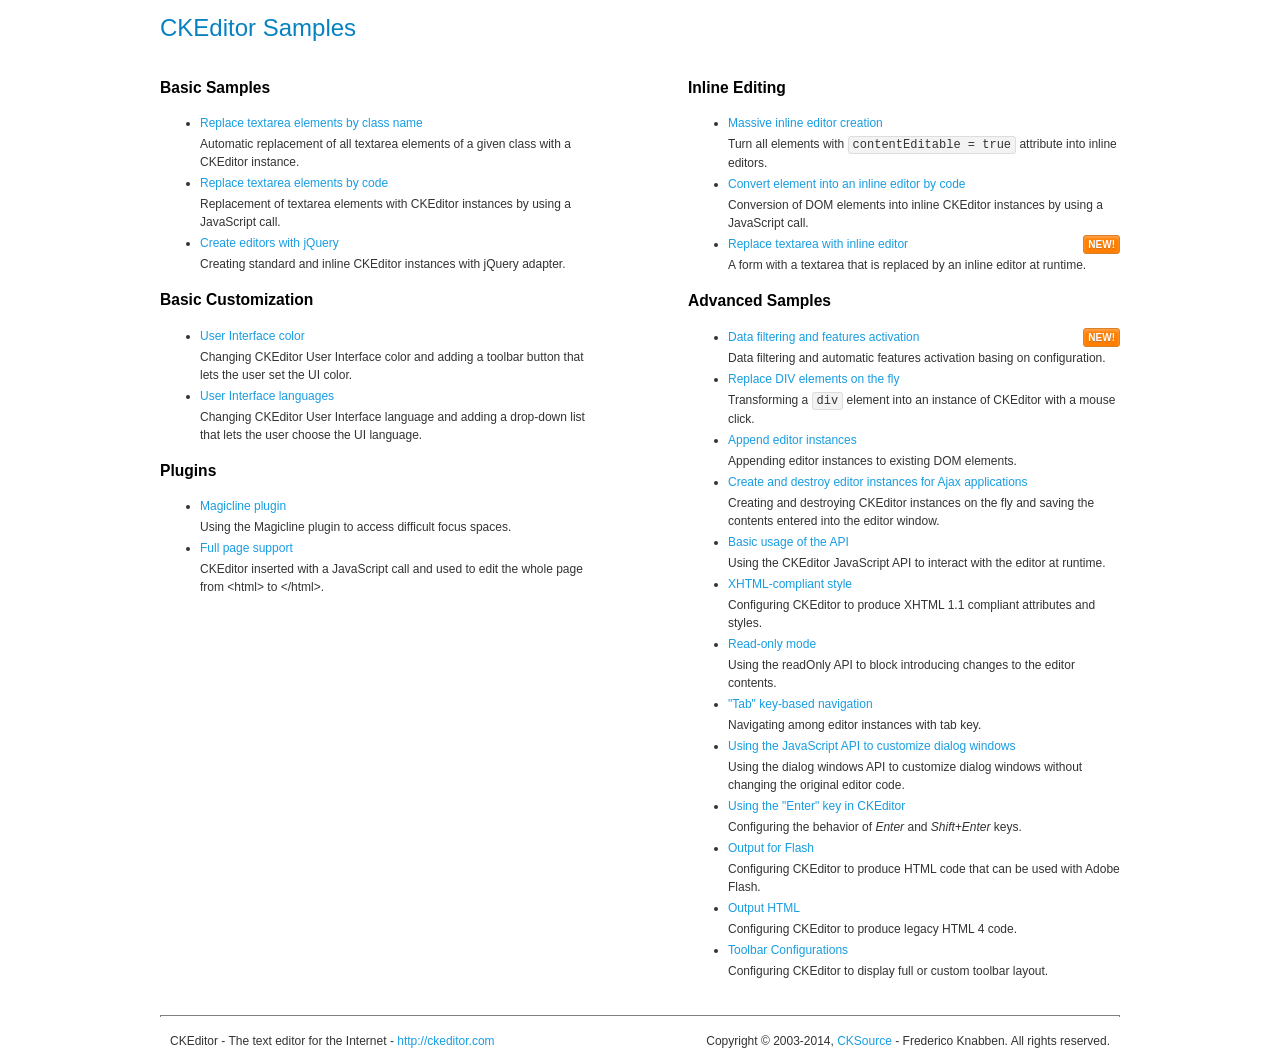
<file: kijikaku/_sys/js/ckeditor/samples/index.html>
<!DOCTYPE html>
<!--
Copyright (c) 2003-2014, CKSource - Frederico Knabben. All rights reserved.
For licensing, see LICENSE.md or http://ckeditor.com/license
-->
<html>
<head>
	<meta charset="utf-8">
	<title>CKEditor Samples</title>
	<link rel="stylesheet" href="sample.css">
</head>
<body>
	<h1 class="samples">
		CKEditor Samples
	</h1>
	<div class="twoColumns">
		<div class="twoColumnsLeft">
			<h2 class="samples">
				Basic Samples
			</h2>
			<dl class="samples">
				<dt><a class="samples" href="replacebyclass.html">Replace textarea elements by class name</a></dt>
				<dd>Automatic replacement of all textarea elements of a given class with a CKEditor instance.</dd>

				<dt><a class="samples" href="replacebycode.html">Replace textarea elements by code</a></dt>
				<dd>Replacement of textarea elements with CKEditor instances by using a JavaScript call.</dd>

				<dt><a class="samples" href="jquery.html">Create editors with jQuery</a></dt>
				<dd>Creating standard and inline CKEditor instances with jQuery adapter.</dd>
			</dl>

			<h2 class="samples">
				Basic Customization
			</h2>
			<dl class="samples">
				<dt><a class="samples" href="uicolor.html">User Interface color</a></dt>
				<dd>Changing CKEditor User Interface color and adding a toolbar button that lets the user set the UI color.</dd>

				<dt><a class="samples" href="uilanguages.html">User Interface languages</a></dt>
				<dd>Changing CKEditor User Interface language and adding a drop-down list that lets the user choose the UI language.</dd>
			</dl>


			<h2 class="samples">Plugins</h2>
<dl class="samples">
<dt><a class="samples" href="plugins/magicline/magicline.html">Magicline plugin</a></dt>
<dd>Using the Magicline plugin to access difficult focus spaces.</dd>

<dt><a class="samples" href="plugins/wysiwygarea/fullpage.html">Full page support</a></dt>
<dd>CKEditor inserted with a JavaScript call and used to edit the whole page from &lt;html&gt; to &lt;/html&gt;.</dd>
</dl>
		</div>
		<div class="twoColumnsRight">
			<h2 class="samples">
				Inline Editing
			</h2>
			<dl class="samples">
				<dt><a class="samples" href="inlineall.html">Massive inline editor creation</a></dt>
				<dd>Turn all elements with <code>contentEditable = true</code> attribute into inline editors.</dd>

				<dt><a class="samples" href="inlinebycode.html">Convert element into an inline editor by code</a></dt>
				<dd>Conversion of DOM elements into inline CKEditor instances by using a JavaScript call.</dd>

				<dt><a class="samples" href="inlinetextarea.html">Replace textarea with inline editor</a> <span class="new">New!</span></dt>
				<dd>A form with a textarea that is replaced by an inline editor at runtime.</dd>

				
			</dl>

			<h2 class="samples">
				Advanced Samples
			</h2>
			<dl class="samples">
				<dt><a class="samples" href="datafiltering.html">Data filtering and features activation</a> <span class="new">New!</span></dt>
				<dd>Data filtering and automatic features activation basing on configuration.</dd>

				<dt><a class="samples" href="divreplace.html">Replace DIV elements on the fly</a></dt>
				<dd>Transforming a <code>div</code> element into an instance of CKEditor with a mouse click.</dd>

				<dt><a class="samples" href="appendto.html">Append editor instances</a></dt>
				<dd>Appending editor instances to existing DOM elements.</dd>

				<dt><a class="samples" href="ajax.html">Create and destroy editor instances for Ajax applications</a></dt>
				<dd>Creating and destroying CKEditor instances on the fly and saving the contents entered into the editor window.</dd>

				<dt><a class="samples" href="api.html">Basic usage of the API</a></dt>
				<dd>Using the CKEditor JavaScript API to interact with the editor at runtime.</dd>

				<dt><a class="samples" href="xhtmlstyle.html">XHTML-compliant style</a></dt>
				<dd>Configuring CKEditor to produce XHTML 1.1 compliant attributes and styles.</dd>

				<dt><a class="samples" href="readonly.html">Read-only mode</a></dt>
				<dd>Using the readOnly API to block introducing changes to the editor contents.</dd>

				<dt><a class="samples" href="tabindex.html">"Tab" key-based navigation</a></dt>
				<dd>Navigating among editor instances with tab key.</dd>


				
<dt><a class="samples" href="plugins/dialog/dialog.html">Using the JavaScript API to customize dialog windows</a></dt>
<dd>Using the dialog windows API to customize dialog windows without changing the original editor code.</dd>

<dt><a class="samples" href="plugins/enterkey/enterkey.html">Using the &quot;Enter&quot; key in CKEditor</a></dt>
<dd>Configuring the behavior of <em>Enter</em> and <em>Shift+Enter</em> keys.</dd>

<dt><a class="samples" href="plugins/htmlwriter/outputforflash.html">Output for Flash</a></dt>
<dd>Configuring CKEditor to produce HTML code that can be used with Adobe Flash.</dd>

<dt><a class="samples" href="plugins/htmlwriter/outputhtml.html">Output HTML</a></dt>
<dd>Configuring CKEditor to produce legacy HTML 4 code.</dd>

<dt><a class="samples" href="plugins/toolbar/toolbar.html">Toolbar Configurations</a></dt>
<dd>Configuring CKEditor to display full or custom toolbar layout.</dd>

			</dl>
		</div>
	</div>
	<div id="footer">
		<hr>
		<p>
			CKEditor - The text editor for the Internet - <a class="samples" href="http://ckeditor.com/">http://ckeditor.com</a>
		</p>
		<p id="copy">
			Copyright &copy; 2003-2014, <a class="samples" href="http://cksource.com/">CKSource</a> - Frederico Knabben. All rights reserved.
		</p>
	</div>
</body>
</html>
</file>
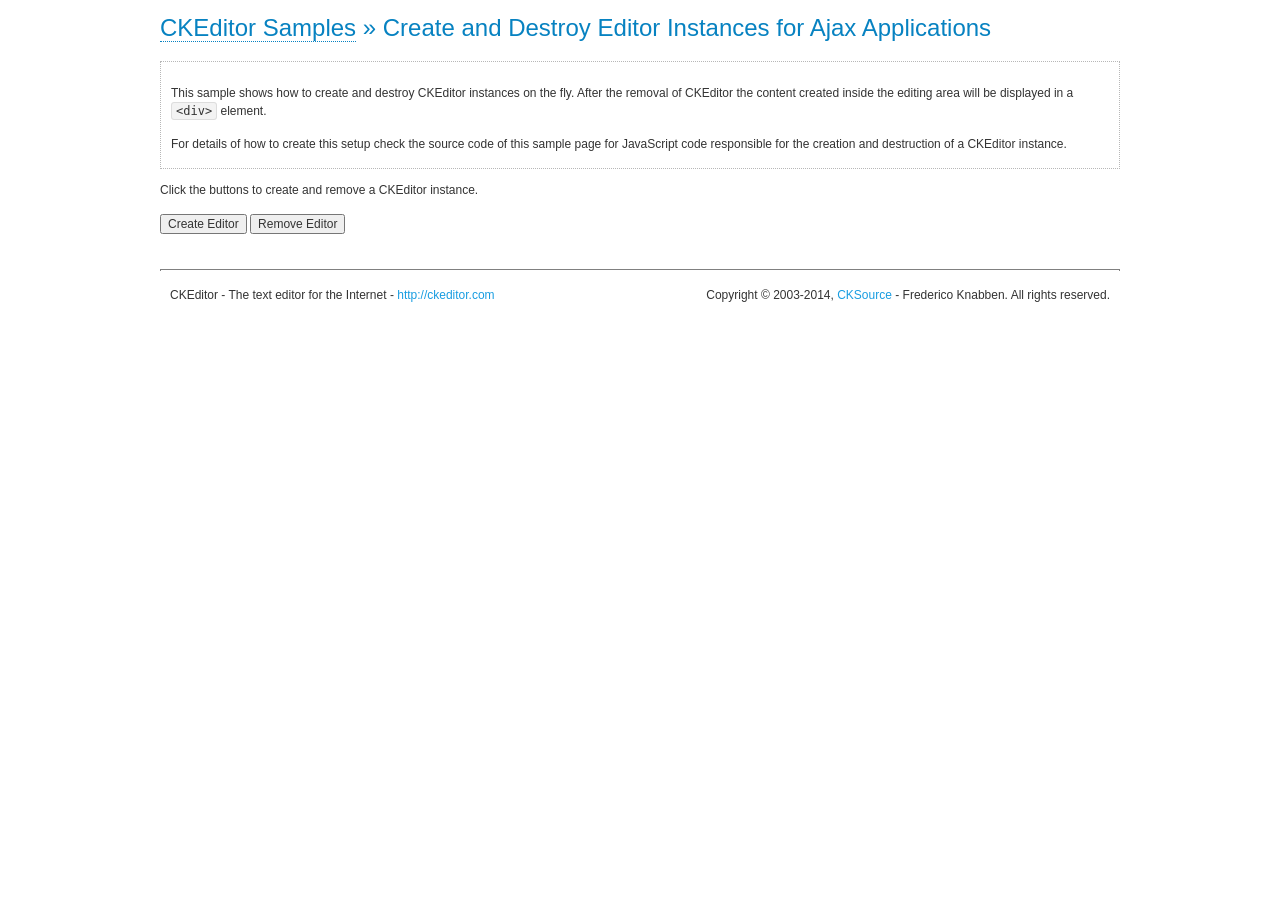
<file: kijikaku/_sys/js/ckeditor/samples/ajax.html>
<!DOCTYPE html>
<!--
Copyright (c) 2003-2014, CKSource - Frederico Knabben. All rights reserved.
For licensing, see LICENSE.md or http://ckeditor.com/license
-->
<html>
<head>
	<meta charset="utf-8">
	<title>Ajax &mdash; CKEditor Sample</title>
	<script src="../ckeditor.js"></script>
	<link rel="stylesheet" href="sample.css">
	<script>

		var editor, html = '';

		function createEditor() {
			if ( editor )
				return;

			// Create a new editor inside the <div id="editor">, setting its value to html
			var config = {};
			editor = CKEDITOR.appendTo( 'editor', config, html );
		}

		function removeEditor() {
			if ( !editor )
				return;

			// Retrieve the editor contents. In an Ajax application, this data would be
			// sent to the server or used in any other way.
			document.getElementById( 'editorcontents' ).innerHTML = html = editor.getData();
			document.getElementById( 'contents' ).style.display = '';

			// Destroy the editor.
			editor.destroy();
			editor = null;
		}

	</script>
</head>
<body>
	<h1 class="samples">
		<a href="index.html">CKEditor Samples</a> &raquo; Create and Destroy Editor Instances for Ajax Applications
	</h1>
	<div class="description">
		<p>
			This sample shows how to create and destroy CKEditor instances on the fly. After the removal of CKEditor the content created inside the editing
			area will be displayed in a <code>&lt;div&gt;</code> element.
		</p>
		<p>
			For details of how to create this setup check the source code of this sample page
			for JavaScript code responsible for the creation and destruction of a CKEditor instance.
		</p>
	</div>
	<p>Click the buttons to create and remove a CKEditor instance.</p>
	<p>
		<input onclick="createEditor();" type="button" value="Create Editor">
		<input onclick="removeEditor();" type="button" value="Remove Editor">
	</p>
	<!-- This div will hold the editor. -->
	<div id="editor">
	</div>
	<div id="contents" style="display: none">
		<p>
			Edited Contents:
		</p>
		<!-- This div will be used to display the editor contents. -->
		<div id="editorcontents">
		</div>
	</div>
	<div id="footer">
		<hr>
		<p>
			CKEditor - The text editor for the Internet - <a class="samples" href="http://ckeditor.com/">http://ckeditor.com</a>
		</p>
		<p id="copy">
			Copyright &copy; 2003-2014, <a class="samples" href="http://cksource.com/">CKSource</a> - Frederico
			Knabben. All rights reserved.
		</p>
	</div>
</body>
</html>
</file>
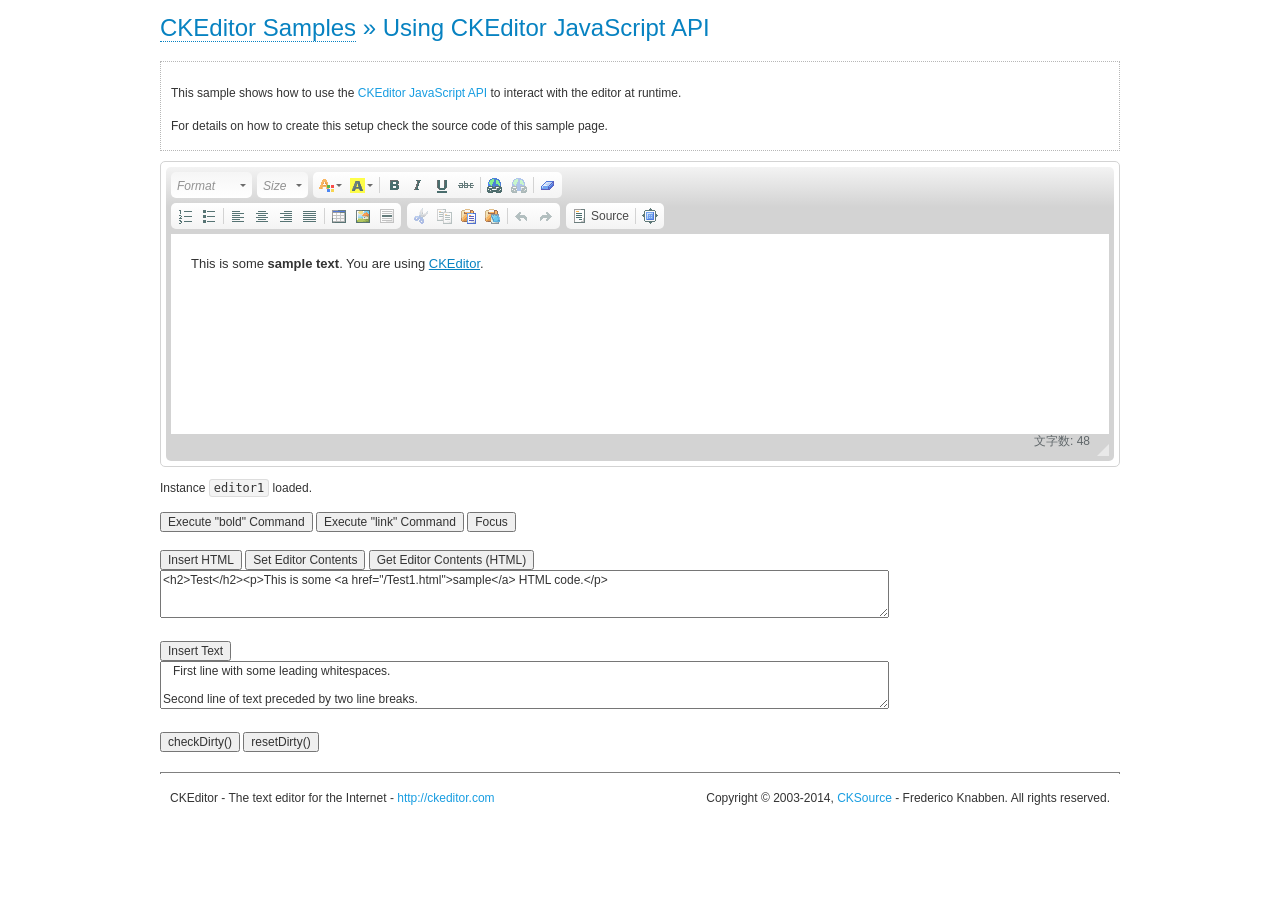
<file: kijikaku/_sys/js/ckeditor/samples/api.html>
<!DOCTYPE html>
<!--
Copyright (c) 2003-2014, CKSource - Frederico Knabben. All rights reserved.
For licensing, see LICENSE.md or http://ckeditor.com/license
-->
<html>
<head>
	<meta charset="utf-8">
	<title>API Usage &mdash; CKEditor Sample</title>
	<script src="../ckeditor.js"></script>
	<link href="sample.css" rel="stylesheet">
	<script>

// The instanceReady event is fired, when an instance of CKEditor has finished
// its initialization.
CKEDITOR.on( 'instanceReady', function( ev ) {
	// Show the editor name and description in the browser status bar.
	document.getElementById( 'eMessage' ).innerHTML = 'Instance <code>' + ev.editor.name + '<\/code> loaded.';

	// Show this sample buttons.
	document.getElementById( 'eButtons' ).style.display = 'block';
});

function InsertHTML() {
	// Get the editor instance that we want to interact with.
	var editor = CKEDITOR.instances.editor1;
	var value = document.getElementById( 'htmlArea' ).value;

	// Check the active editing mode.
	if ( editor.mode == 'wysiwyg' )
	{
		// Insert HTML code.
		// http://docs.ckeditor.com/#!/api/CKEDITOR.editor-method-insertHtml
		editor.insertHtml( value );
	}
	else
		alert( 'You must be in WYSIWYG mode!' );
}

function InsertText() {
	// Get the editor instance that we want to interact with.
	var editor = CKEDITOR.instances.editor1;
	var value = document.getElementById( 'txtArea' ).value;

	// Check the active editing mode.
	if ( editor.mode == 'wysiwyg' )
	{
		// Insert as plain text.
		// http://docs.ckeditor.com/#!/api/CKEDITOR.editor-method-insertText
		editor.insertText( value );
	}
	else
		alert( 'You must be in WYSIWYG mode!' );
}

function SetContents() {
	// Get the editor instance that we want to interact with.
	var editor = CKEDITOR.instances.editor1;
	var value = document.getElementById( 'htmlArea' ).value;

	// Set editor contents (replace current contents).
	// http://docs.ckeditor.com/#!/api/CKEDITOR.editor-method-setData
	editor.setData( value );
}

function GetContents() {
	// Get the editor instance that you want to interact with.
	var editor = CKEDITOR.instances.editor1;

	// Get editor contents
	// http://docs.ckeditor.com/#!/api/CKEDITOR.editor-method-getData
	alert( editor.getData() );
}

function ExecuteCommand( commandName ) {
	// Get the editor instance that we want to interact with.
	var editor = CKEDITOR.instances.editor1;

	// Check the active editing mode.
	if ( editor.mode == 'wysiwyg' )
	{
		// Execute the command.
		// http://docs.ckeditor.com/#!/api/CKEDITOR.editor-method-execCommand
		editor.execCommand( commandName );
	}
	else
		alert( 'You must be in WYSIWYG mode!' );
}

function CheckDirty() {
	// Get the editor instance that we want to interact with.
	var editor = CKEDITOR.instances.editor1;
	// Checks whether the current editor contents present changes when compared
	// to the contents loaded into the editor at startup
	// http://docs.ckeditor.com/#!/api/CKEDITOR.editor-method-checkDirty
	alert( editor.checkDirty() );
}

function ResetDirty() {
	// Get the editor instance that we want to interact with.
	var editor = CKEDITOR.instances.editor1;
	// Resets the "dirty state" of the editor (see CheckDirty())
	// http://docs.ckeditor.com/#!/api/CKEDITOR.editor-method-resetDirty
	editor.resetDirty();
	alert( 'The "IsDirty" status has been reset' );
}

function Focus() {
	CKEDITOR.instances.editor1.focus();
}

function onFocus() {
	document.getElementById( 'eMessage' ).innerHTML = '<b>' + this.name + ' is focused </b>';
}

function onBlur() {
	document.getElementById( 'eMessage' ).innerHTML = this.name + ' lost focus';
}

	</script>

</head>
<body>
	<h1 class="samples">
		<a href="index.html">CKEditor Samples</a> &raquo; Using CKEditor JavaScript API
	</h1>
	<div class="description">
	<p>
		This sample shows how to use the
		<a class="samples" href="http://docs.ckeditor.com/#!/api/CKEDITOR.editor">CKEditor JavaScript API</a>
		to interact with the editor at runtime.
	</p>
	<p>
		For details on how to create this setup check the source code of this sample page.
	</p>
	</div>

	<!-- This <div> holds alert messages to be display in the sample page. -->
	<div id="alerts">
		<noscript>
			<p>
				<strong>CKEditor requires JavaScript to run</strong>. In a browser with no JavaScript
				support, like yours, you should still see the contents (HTML data) and you should
				be able to edit it normally, without a rich editor interface.
			</p>
		</noscript>
	</div>
	<form action="../../../samples/sample_posteddata.php" method="post">
		<textarea cols="100" id="editor1" name="editor1" rows="10">&lt;p&gt;This is some &lt;strong&gt;sample text&lt;/strong&gt;. You are using &lt;a href="http://ckeditor.com/"&gt;CKEditor&lt;/a&gt;.&lt;/p&gt;</textarea>

		<script>
			// Replace the <textarea id="editor1"> with an CKEditor instance.
			CKEDITOR.replace( 'editor1', {
				on: {
					focus: onFocus,
					blur: onBlur,

					// Check for availability of corresponding plugins.
					pluginsLoaded: function( evt ) {
						var doc = CKEDITOR.document, ed = evt.editor;
						if ( !ed.getCommand( 'bold' ) )
							doc.getById( 'exec-bold' ).hide();
						if ( !ed.getCommand( 'link' ) )
							doc.getById( 'exec-link' ).hide();
					}
				}
			});
		</script>

		<p id="eMessage">
		</p>

		<div id="eButtons" style="display: none">
			<input id="exec-bold" onclick="ExecuteCommand('bold');" type="button" value="Execute &quot;bold&quot; Command">
			<input id="exec-link" onclick="ExecuteCommand('link');" type="button" value="Execute &quot;link&quot; Command">
			<input onclick="Focus();" type="button" value="Focus">
			<br><br>
			<input onclick="InsertHTML();" type="button" value="Insert HTML">
			<input onclick="SetContents();" type="button" value="Set Editor Contents">
			<input onclick="GetContents();" type="button" value="Get Editor Contents (HTML)">
			<br>
			<textarea cols="100" id="htmlArea" rows="3">&lt;h2&gt;Test&lt;/h2&gt;&lt;p&gt;This is some &lt;a href="/Test1.html"&gt;sample&lt;/a&gt; HTML code.&lt;/p&gt;</textarea>
			<br>
			<br>
			<input onclick="InsertText();" type="button" value="Insert Text">
			<br>
			<textarea cols="100" id="txtArea" rows="3">   First line with some leading whitespaces.

Second line of text preceded by two line breaks.</textarea>
			<br>
			<br>
			<input onclick="CheckDirty();" type="button" value="checkDirty()">
			<input onclick="ResetDirty();" type="button" value="resetDirty()">
		</div>
	</form>
	<div id="footer">
		<hr>
		<p>
			CKEditor - The text editor for the Internet - <a class="samples" href="http://ckeditor.com/">http://ckeditor.com</a>
		</p>
		<p id="copy">
			Copyright &copy; 2003-2014, <a class="samples" href="http://cksource.com/">CKSource</a> - Frederico
			Knabben. All rights reserved.
		</p>
	</div>
</body>
</html>
</file>
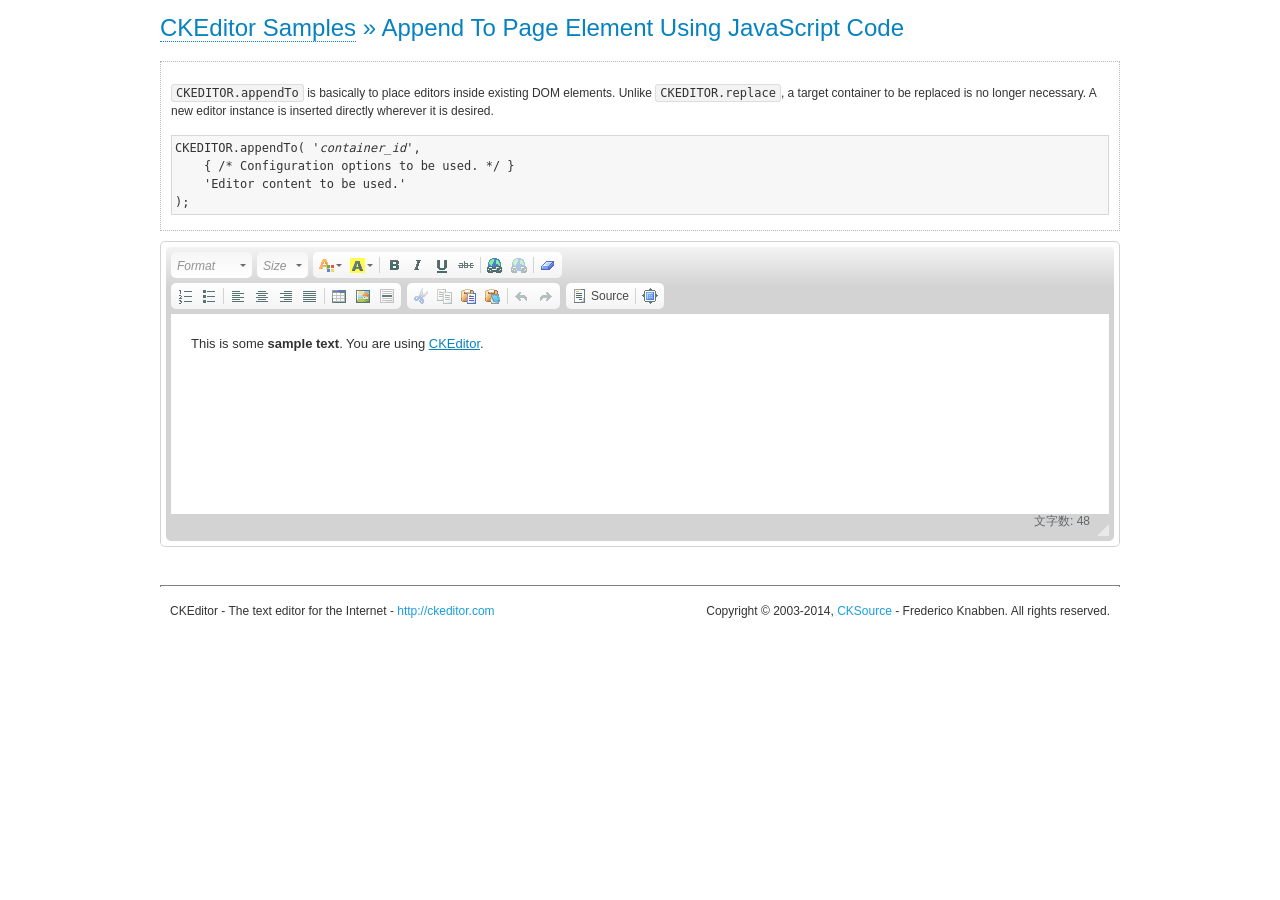
<file: kijikaku/_sys/js/ckeditor/samples/appendto.html>
<!DOCTYPE html>
<!--
Copyright (c) 2003-2014, CKSource - Frederico Knabben. All rights reserved.
For licensing, see LICENSE.md or http://ckeditor.com/license
-->
<html>
<head>
	<meta charset="utf-8">
	<title>CKEDITOR.appendTo &mdash; CKEditor Sample</title>
	<script src="../ckeditor.js"></script>
	<link rel="stylesheet" href="sample.css">
</head>
<body>
	<h1 class="samples">
		<a href="index.html">CKEditor Samples</a> &raquo; Append To Page Element Using JavaScript Code
	</h1>
	<div id="section1">
		<div class="description">
			<p>
				<code>CKEDITOR.appendTo</code> is basically to place editors
				inside existing DOM elements. Unlike <code>CKEDITOR.replace</code>,
				a target container to be replaced is no longer necessary. A new editor
				instance is inserted directly wherever it is desired.
			</p>
<pre class="samples">CKEDITOR.appendTo( '<em>container_id</em>',
	{ /* Configuration options to be used. */ }
	'Editor content to be used.'
);</pre>
		</div>
		<script>

			// This call can be placed at any point after the
			// <textarea>, or inside a <head><script> in a
			// window.onload event handler.

			// Replace the <textarea id="editor"> with an CKEditor
			// instance, using default configurations.
			CKEDITOR.appendTo( 'section1',
				null,
				'<p>This is some <strong>sample text</strong>. You are using <a href="http://ckeditor.com/">CKEditor</a>.</p>'
			);

		</script>
	</div>
	<br>
	<div id="footer">
		<hr>
		<p>
			CKEditor - The text editor for the Internet - <a class="samples" href="http://ckeditor.com/">http://ckeditor.com</a>
		</p>
		<p id="copy">
			Copyright &copy; 2003-2014, <a class="samples" href="http://cksource.com/">CKSource</a> - Frederico
			Knabben. All rights reserved.
		</p>
	</div>
</body>
</html>
</file>
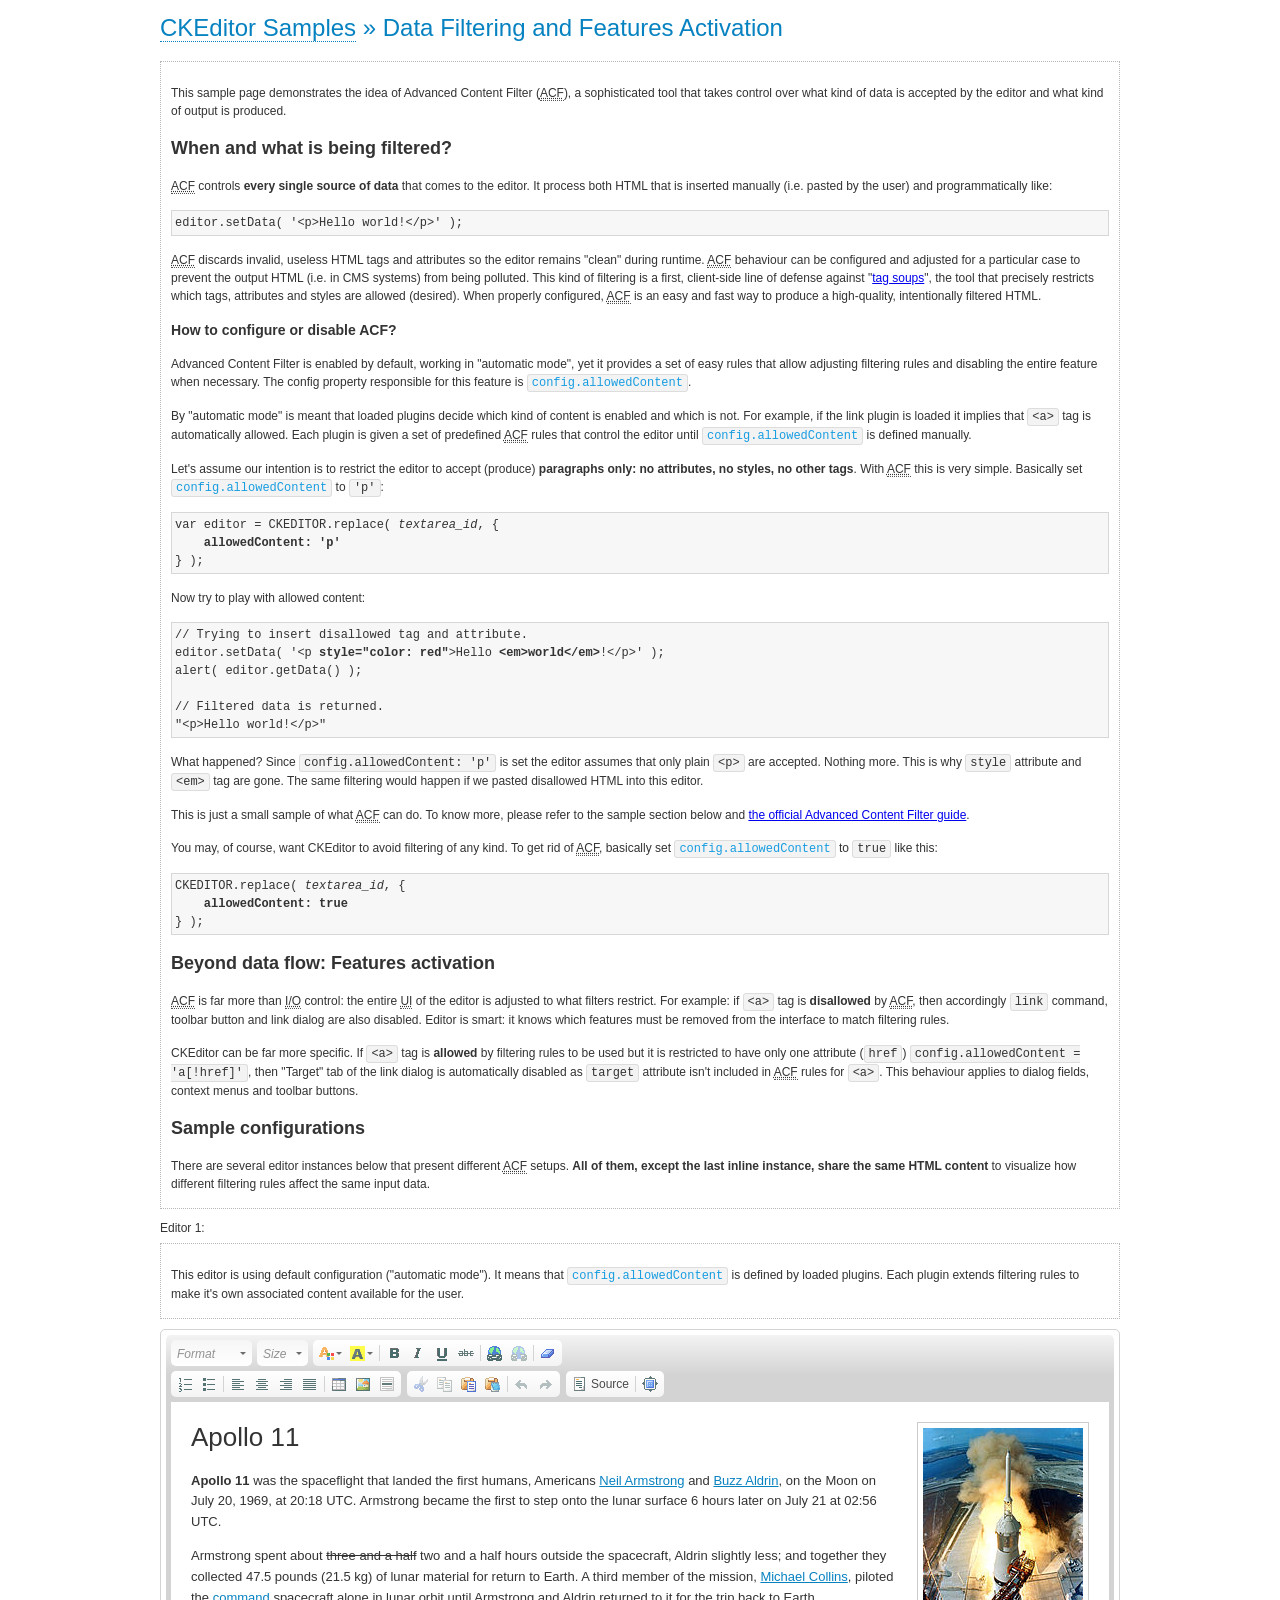
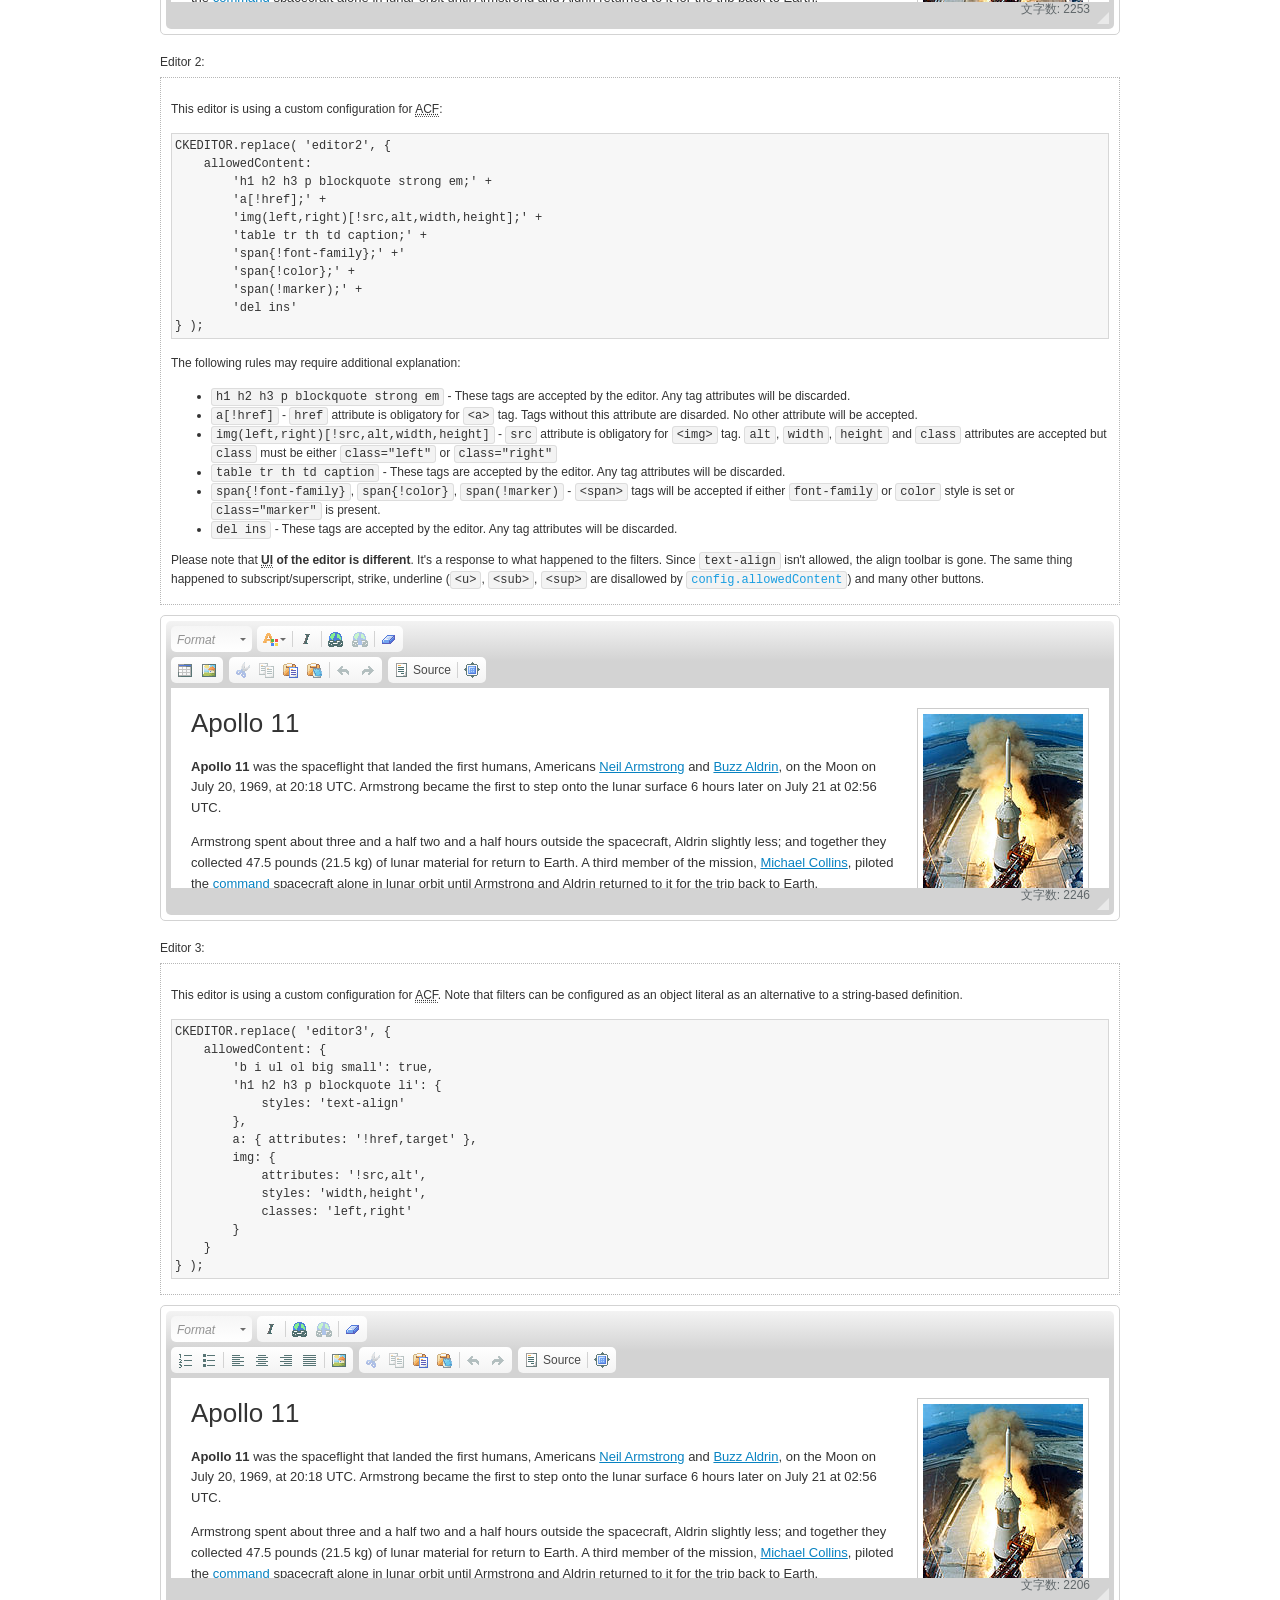
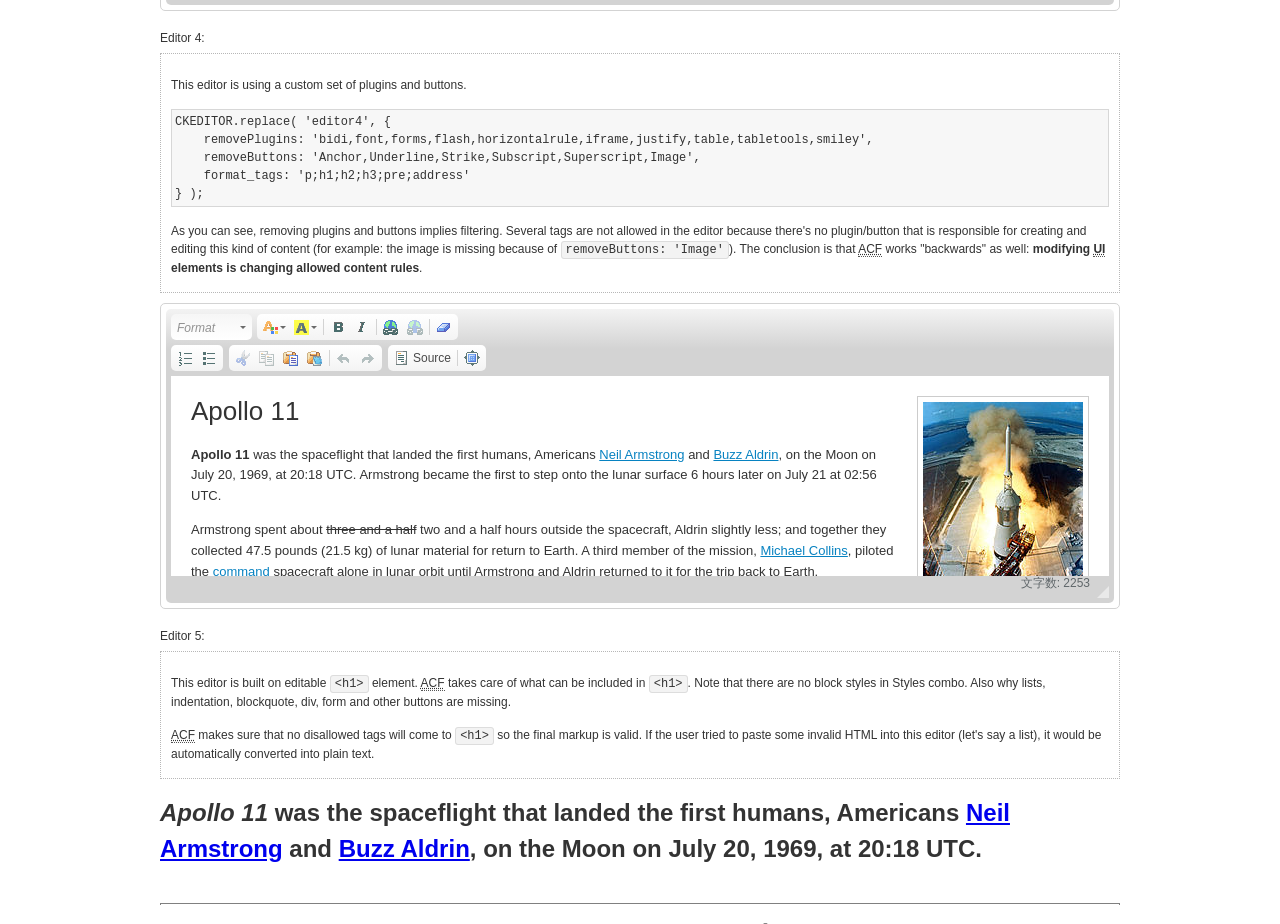
<file: kijikaku/_sys/js/ckeditor/samples/datafiltering.html>
<!DOCTYPE html>
<!--
Copyright (c) 2003-2014, CKSource - Frederico Knabben. All rights reserved.
For licensing, see LICENSE.md or http://ckeditor.com/license
-->
<html>
<head>
	<meta charset="utf-8">
	<title>Data Filtering &mdash; CKEditor Sample</title>
	<script src="../ckeditor.js"></script>
	<link rel="stylesheet" href="sample.css">
	<script>
		// Remove advanced tabs for all editors.
		CKEDITOR.config.removeDialogTabs = 'image:advanced;link:advanced;flash:advanced;creatediv:advanced;editdiv:advanced';
	</script>
</head>
<body>
	<h1 class="samples">
		<a href="index.html">CKEditor Samples</a> &raquo; Data Filtering and Features Activation
	</h1>
	<div class="description">
		<p>
			This sample page demonstrates the idea of Advanced Content Filter
			(<abbr title="Advanced Content Filter">ACF</abbr>), a sophisticated
			tool that takes control over what kind of data is accepted by the editor and what
			kind of output is produced.
		</p>
		<h2>When and what is being filtered?</h2>
		<p>
			<abbr title="Advanced Content Filter">ACF</abbr> controls
			<strong>every single source of data</strong> that comes to the editor.
			It process both HTML that is inserted manually (i.e. pasted by the user)
			and programmatically like:
		</p>
<pre class="samples">
editor.setData( '&lt;p&gt;Hello world!&lt;/p&gt;' );
</pre>
		<p>
			<abbr title="Advanced Content Filter">ACF</abbr> discards invalid,
			useless HTML tags and attributes so the editor remains "clean" during
			runtime. <abbr title="Advanced Content Filter">ACF</abbr> behaviour
			can be configured and adjusted for a particular case to prevent the
			output HTML (i.e. in CMS systems) from being polluted.

			This kind of filtering is a first, client-side line of defense
			against "<a href="http://en.wikipedia.org/wiki/Tag_soup">tag soups</a>",
			the tool that precisely restricts which tags, attributes and styles
			are allowed (desired). When properly configured, <abbr title="Advanced Content Filter">ACF</abbr>
			is an easy and fast way to produce a high-quality, intentionally filtered HTML.
		</p>

		<h3>How to configure or disable ACF?</h3>
		<p>
			Advanced Content Filter is enabled by default, working in "automatic mode", yet
			it provides a set of easy rules that allow adjusting filtering rules
			and disabling the entire feature when necessary. The config property
			responsible for this feature is <code><a class="samples"
			href="http://docs.ckeditor.com/#!/api/CKEDITOR.config-cfg-allowedContent">config.allowedContent</a></code>.
		</p>
		<p>
			By "automatic mode" is meant that loaded plugins decide which kind
			of content is enabled and which is not. For example, if the link
			plugin is loaded it implies that <code>&lt;a&gt;</code> tag is
			automatically allowed. Each plugin is given a set
			of predefined <abbr title="Advanced Content Filter">ACF</abbr> rules
			that control the editor until <code><a class="samples"
			href="http://docs.ckeditor.com/#!/api/CKEDITOR.config-cfg-allowedContent">
			config.allowedContent</a></code>
			is defined manually.
		</p>
		<p>
			Let's assume our intention is to restrict the editor to accept (produce) <strong>paragraphs
			only: no attributes, no styles, no other tags</strong>.
			With <abbr title="Advanced Content Filter">ACF</abbr>
			this is very simple. Basically set <code><a class="samples"
			href="http://docs.ckeditor.com/#!/api/CKEDITOR.config-cfg-allowedContent">
			config.allowedContent</a></code> to <code>'p'</code>:
		</p>
<pre class="samples">
var editor = CKEDITOR.replace( <em>textarea_id</em>, {
	<strong>allowedContent: 'p'</strong>
} );
</pre>
		<p>
			Now try to play with allowed content:
		</p>
<pre class="samples">
// Trying to insert disallowed tag and attribute.
editor.setData( '&lt;p <strong>style="color: red"</strong>&gt;Hello <strong>&lt;em&gt;world&lt;/em&gt;</strong>!&lt;/p&gt;' );
alert( editor.getData() );

// Filtered data is returned.
"&lt;p&gt;Hello world!&lt;/p&gt;"
</pre>
		<p>
			What happened? Since <code>config.allowedContent: 'p'</code> is set the editor assumes
			that only plain <code>&lt;p&gt;</code> are accepted. Nothing more. This is why
			<code>style</code> attribute and <code>&lt;em&gt;</code> tag are gone. The same
			filtering would happen if we pasted disallowed HTML into this editor.
		</p>
		<p>
			This is just a small sample of what <abbr title="Advanced Content Filter">ACF</abbr>
			can do. To know more, please refer to the sample section below and
			<a href="http://docs.ckeditor.com/#!/guide/dev_advanced_content_filter">the official Advanced Content Filter guide</a>.
		</p>
		<p>
			You may, of course, want CKEditor to avoid filtering of any kind.
			To get rid of <abbr title="Advanced Content Filter">ACF</abbr>,
			basically set <code><a class="samples"
			href="http://docs.ckeditor.com/#!/api/CKEDITOR.config-cfg-allowedContent">
			config.allowedContent</a></code> to <code>true</code> like this:
		</p>
<pre class="samples">
CKEDITOR.replace( <em>textarea_id</em>, {
	<strong>allowedContent: true</strong>
} );
</pre>

		<h2>Beyond data flow: Features activation</h2>
		<p>
			<abbr title="Advanced Content Filter">ACF</abbr> is far more than
			<abbr title="Input/Output">I/O</abbr> control: the entire
			<abbr title="User Interface">UI</abbr> of the editor is adjusted to what
			filters restrict. For example: if <code>&lt;a&gt;</code> tag is
			<strong>disallowed</strong>
			by <abbr title="Advanced Content Filter">ACF</abbr>,
			then accordingly <code>link</code> command, toolbar button and link dialog
			are also disabled. Editor is smart: it knows which features must be
			removed from the interface to match filtering rules.
		</p>
		<p>
			CKEditor can be far more specific. If <code>&lt;a&gt;</code> tag is
			<strong>allowed</strong> by filtering rules to be used but it is restricted
			to have only one attribute (<code>href</code>)
			<code>config.allowedContent = 'a[!href]'</code>, then
			"Target" tab of the link dialog is automatically disabled as <code>target</code>
			attribute isn't included in <abbr title="Advanced Content Filter">ACF</abbr> rules
			for <code>&lt;a&gt;</code>. This behaviour applies to dialog fields, context
			menus and toolbar buttons.
		</p>

		<h2>Sample configurations</h2>
		<p>
			There are several editor instances below that present different
			<abbr title="Advanced Content Filter">ACF</abbr> setups. <strong>All of them,
			except the last inline instance, share the same HTML content</strong> to visualize
			how different filtering rules affect the same input data.
		</p>
	</div>

	<div>
		<label for="editor1">
			Editor 1:
		</label>
		<div class="description">
			<p>
				This editor is using default configuration ("automatic mode"). It means that
				<code><a class="samples"
				href="http://docs.ckeditor.com/#!/api/CKEDITOR.config-cfg-allowedContent">
				config.allowedContent</a></code> is defined by loaded plugins.
				Each plugin extends filtering rules to make it's own associated content
				available for the user.
			</p>
		</div>
		<textarea cols="80" id="editor1" name="editor1" rows="10">
			&lt;h1&gt;&lt;img alt=&quot;Saturn V carrying Apollo 11&quot; class=&quot;right&quot; src=&quot;assets/sample.jpg&quot;/&gt; Apollo 11&lt;/h1&gt; &lt;p&gt;&lt;b&gt;Apollo 11&lt;/b&gt; was the spaceflight that landed the first humans, Americans &lt;a href=&quot;http://en.wikipedia.org/wiki/Neil_Armstrong&quot; title=&quot;Neil Armstrong&quot;&gt;Neil Armstrong&lt;/a&gt; and &lt;a href=&quot;http://en.wikipedia.org/wiki/Buzz_Aldrin&quot; title=&quot;Buzz Aldrin&quot;&gt;Buzz Aldrin&lt;/a&gt;, on the Moon on July 20, 1969, at 20:18 UTC. Armstrong became the first to step onto the lunar surface 6 hours later on July 21 at 02:56 UTC.&lt;/p&gt; &lt;p&gt;Armstrong spent about &lt;s&gt;three and a half&lt;/s&gt; two and a half hours outside the spacecraft, Aldrin slightly less; and together they collected 47.5 pounds (21.5&amp;nbsp;kg) of lunar material for return to Earth. A third member of the mission, &lt;a href=&quot;http://en.wikipedia.org/wiki/Michael_Collins_(astronaut)&quot; title=&quot;Michael Collins (astronaut)&quot;&gt;Michael Collins&lt;/a&gt;, piloted the &lt;a href=&quot;http://en.wikipedia.org/wiki/Apollo_Command/Service_Module&quot; title=&quot;Apollo Command/Service Module&quot;&gt;command&lt;/a&gt; spacecraft alone in lunar orbit until Armstrong and Aldrin returned to it for the trip back to Earth.&lt;/p&gt; &lt;h2&gt;Broadcasting and &lt;em&gt;quotes&lt;/em&gt; &lt;a id=&quot;quotes&quot; name=&quot;quotes&quot;&gt;&lt;/a&gt;&lt;/h2&gt; &lt;p&gt;Broadcast on live TV to a world-wide audience, Armstrong stepped onto the lunar surface and described the event as:&lt;/p&gt; &lt;blockquote&gt;&lt;p&gt;One small step for [a] man, one giant leap for mankind.&lt;/p&gt;&lt;/blockquote&gt; &lt;p&gt;Apollo 11 effectively ended the &lt;a href=&quot;http://en.wikipedia.org/wiki/Space_Race&quot; title=&quot;Space Race&quot;&gt;Space Race&lt;/a&gt; and fulfilled a national goal proposed in 1961 by the late U.S. President &lt;a href=&quot;http://en.wikipedia.org/wiki/John_F._Kennedy&quot; title=&quot;John F. Kennedy&quot;&gt;John F. Kennedy&lt;/a&gt; in a speech before the United States Congress:&lt;/p&gt; &lt;blockquote&gt;&lt;p&gt;[...] before this decade is out, of landing a man on the Moon and returning him safely to the Earth.&lt;/p&gt;&lt;/blockquote&gt; &lt;h2&gt;Technical details &lt;a id=&quot;tech-details&quot; name=&quot;tech-details&quot;&gt;&lt;/a&gt;&lt;/h2&gt; &lt;table align=&quot;right&quot; border=&quot;1&quot; bordercolor=&quot;#ccc&quot; cellpadding=&quot;5&quot; cellspacing=&quot;0&quot; style=&quot;border-collapse:collapse;margin:10px 0 10px 15px;&quot;&gt; &lt;caption&gt;&lt;strong&gt;Mission crew&lt;/strong&gt;&lt;/caption&gt; &lt;thead&gt; &lt;tr&gt; &lt;th scope=&quot;col&quot;&gt;Position&lt;/th&gt; &lt;th scope=&quot;col&quot;&gt;Astronaut&lt;/th&gt; &lt;/tr&gt; &lt;/thead&gt; &lt;tbody&gt; &lt;tr&gt; &lt;td&gt;Commander&lt;/td&gt; &lt;td&gt;Neil A. Armstrong&lt;/td&gt; &lt;/tr&gt; &lt;tr&gt; &lt;td&gt;Command Module Pilot&lt;/td&gt; &lt;td&gt;Michael Collins&lt;/td&gt; &lt;/tr&gt; &lt;tr&gt; &lt;td&gt;Lunar Module Pilot&lt;/td&gt; &lt;td&gt;Edwin &amp;quot;Buzz&amp;quot; E. Aldrin, Jr.&lt;/td&gt; &lt;/tr&gt; &lt;/tbody&gt; &lt;/table&gt; &lt;p&gt;Launched by a &lt;strong&gt;Saturn V&lt;/strong&gt; rocket from &lt;a href=&quot;http://en.wikipedia.org/wiki/Kennedy_Space_Center&quot; title=&quot;Kennedy Space Center&quot;&gt;Kennedy Space Center&lt;/a&gt; in Merritt Island, Florida on July 16, Apollo 11 was the fifth manned mission of &lt;a href=&quot;http://en.wikipedia.org/wiki/NASA&quot; title=&quot;NASA&quot;&gt;NASA&lt;/a&gt;&amp;#39;s Apollo program. The Apollo spacecraft had three parts:&lt;/p&gt; &lt;ol&gt; &lt;li&gt;&lt;strong&gt;Command Module&lt;/strong&gt; with a cabin for the three astronauts which was the only part which landed back on Earth&lt;/li&gt; &lt;li&gt;&lt;strong&gt;Service Module&lt;/strong&gt; which supported the Command Module with propulsion, electrical power, oxygen and water&lt;/li&gt; &lt;li&gt;&lt;strong&gt;Lunar Module&lt;/strong&gt; for landing on the Moon.&lt;/li&gt; &lt;/ol&gt; &lt;p&gt;After being sent to the Moon by the Saturn V&amp;#39;s upper stage, the astronauts separated the spacecraft from it and travelled for three days until they entered into lunar orbit. Armstrong and Aldrin then moved into the Lunar Module and landed in the &lt;a href=&quot;http://en.wikipedia.org/wiki/Mare_Tranquillitatis&quot; title=&quot;Mare Tranquillitatis&quot;&gt;Sea of Tranquility&lt;/a&gt;. They stayed a total of about 21 and a half hours on the lunar surface. After lifting off in the upper part of the Lunar Module and rejoining Collins in the Command Module, they returned to Earth and landed in the &lt;a href=&quot;http://en.wikipedia.org/wiki/Pacific_Ocean&quot; title=&quot;Pacific Ocean&quot;&gt;Pacific Ocean&lt;/a&gt; on July 24.&lt;/p&gt; &lt;hr/&gt; &lt;p style=&quot;text-align: right;&quot;&gt;&lt;small&gt;Source: &lt;a href=&quot;http://en.wikipedia.org/wiki/Apollo_11&quot;&gt;Wikipedia.org&lt;/a&gt;&lt;/small&gt;&lt;/p&gt;
		</textarea>

		<script>

			CKEDITOR.replace( 'editor1' );

		</script>
	</div>

	<br>

	<div>
		<label for="editor2">
			Editor 2:
		</label>
		<div class="description">
			<p>
				This editor is using a custom configuration for
				<abbr title="Advanced Content Filter">ACF</abbr>:
			</p>
<pre class="samples">
CKEDITOR.replace( 'editor2', {
	allowedContent:
		'h1 h2 h3 p blockquote strong em;' +
		'a[!href];' +
		'img(left,right)[!src,alt,width,height];' +
		'table tr th td caption;' +
		'span{!font-family};' +'
		'span{!color};' +
		'span(!marker);' +
		'del ins'
} );
</pre>
			<p>
				The following rules may require additional explanation:
			</p>
			<ul>
				<li>
					<code>h1 h2 h3 p blockquote strong em</code> - These tags
					are accepted by the editor. Any tag attributes will be discarded.
				</li>
				<li>
					<code>a[!href]</code> - <code>href</code> attribute is obligatory
					for <code>&lt;a&gt;</code> tag. Tags without this attribute
					are disarded. No other attribute will be accepted.
				</li>
				<li>
					<code>img(left,right)[!src,alt,width,height]</code> - <code>src</code>
					attribute is obligatory for <code>&lt;img&gt;</code> tag.
					<code>alt</code>, <code>width</code>, <code>height</code>
					and <code>class</code> attributes are accepted but
					<code>class</code> must be either <code>class="left"</code>
					or <code>class="right"</code>
				</li>
				<li>
					<code>table tr th td caption</code> - These tags
					are accepted by the editor. Any tag attributes will be discarded.
				</li>
				<li>
					<code>span{!font-family}</code>, <code>span{!color}</code>,
					<code>span(!marker)</code> - <code>&lt;span&gt;</code> tags
					will be accepted if either <code>font-family</code> or
					<code>color</code> style is set or <code>class="marker"</code>
					is present.
				</li>
				<li>
					<code>del ins</code> - These tags
					are accepted by the editor. Any tag attributes will be discarded.
				</li>
			</ul>
			<p>
				Please note that <strong><abbr title="User Interface">UI</abbr> of the
				editor is different</strong>. It's a response to what happened to the filters.
				Since <code>text-align</code> isn't allowed, the align toolbar is gone.
				The same thing happened to subscript/superscript, strike, underline
				(<code>&lt;u&gt;</code>, <code>&lt;sub&gt;</code>, <code>&lt;sup&gt;</code>
				are disallowed by <code><a class="samples"
				href="http://docs.ckeditor.com/#!/api/CKEDITOR.config-cfg-allowedContent">
				config.allowedContent</a></code>) and many other buttons.
			</p>
		</div>
		<textarea cols="80" id="editor2" name="editor2" rows="10">
			&lt;h1&gt;&lt;img alt=&quot;Saturn V carrying Apollo 11&quot; class=&quot;right&quot; src=&quot;assets/sample.jpg&quot;/&gt; Apollo 11&lt;/h1&gt; &lt;p&gt;&lt;b&gt;Apollo 11&lt;/b&gt; was the spaceflight that landed the first humans, Americans &lt;a href=&quot;http://en.wikipedia.org/wiki/Neil_Armstrong&quot; title=&quot;Neil Armstrong&quot;&gt;Neil Armstrong&lt;/a&gt; and &lt;a href=&quot;http://en.wikipedia.org/wiki/Buzz_Aldrin&quot; title=&quot;Buzz Aldrin&quot;&gt;Buzz Aldrin&lt;/a&gt;, on the Moon on July 20, 1969, at 20:18 UTC. Armstrong became the first to step onto the lunar surface 6 hours later on July 21 at 02:56 UTC.&lt;/p&gt; &lt;p&gt;Armstrong spent about &lt;s&gt;three and a half&lt;/s&gt; two and a half hours outside the spacecraft, Aldrin slightly less; and together they collected 47.5 pounds (21.5&amp;nbsp;kg) of lunar material for return to Earth. A third member of the mission, &lt;a href=&quot;http://en.wikipedia.org/wiki/Michael_Collins_(astronaut)&quot; title=&quot;Michael Collins (astronaut)&quot;&gt;Michael Collins&lt;/a&gt;, piloted the &lt;a href=&quot;http://en.wikipedia.org/wiki/Apollo_Command/Service_Module&quot; title=&quot;Apollo Command/Service Module&quot;&gt;command&lt;/a&gt; spacecraft alone in lunar orbit until Armstrong and Aldrin returned to it for the trip back to Earth.&lt;/p&gt; &lt;h2&gt;Broadcasting and &lt;em&gt;quotes&lt;/em&gt; &lt;a id=&quot;quotes&quot; name=&quot;quotes&quot;&gt;&lt;/a&gt;&lt;/h2&gt; &lt;p&gt;Broadcast on live TV to a world-wide audience, Armstrong stepped onto the lunar surface and described the event as:&lt;/p&gt; &lt;blockquote&gt;&lt;p&gt;One small step for [a] man, one giant leap for mankind.&lt;/p&gt;&lt;/blockquote&gt; &lt;p&gt;Apollo 11 effectively ended the &lt;a href=&quot;http://en.wikipedia.org/wiki/Space_Race&quot; title=&quot;Space Race&quot;&gt;Space Race&lt;/a&gt; and fulfilled a national goal proposed in 1961 by the late U.S. President &lt;a href=&quot;http://en.wikipedia.org/wiki/John_F._Kennedy&quot; title=&quot;John F. Kennedy&quot;&gt;John F. Kennedy&lt;/a&gt; in a speech before the United States Congress:&lt;/p&gt; &lt;blockquote&gt;&lt;p&gt;[...] before this decade is out, of landing a man on the Moon and returning him safely to the Earth.&lt;/p&gt;&lt;/blockquote&gt; &lt;h2&gt;Technical details &lt;a id=&quot;tech-details&quot; name=&quot;tech-details&quot;&gt;&lt;/a&gt;&lt;/h2&gt; &lt;table align=&quot;right&quot; border=&quot;1&quot; bordercolor=&quot;#ccc&quot; cellpadding=&quot;5&quot; cellspacing=&quot;0&quot; style=&quot;border-collapse:collapse;margin:10px 0 10px 15px;&quot;&gt; &lt;caption&gt;&lt;strong&gt;Mission crew&lt;/strong&gt;&lt;/caption&gt; &lt;thead&gt; &lt;tr&gt; &lt;th scope=&quot;col&quot;&gt;Position&lt;/th&gt; &lt;th scope=&quot;col&quot;&gt;Astronaut&lt;/th&gt; &lt;/tr&gt; &lt;/thead&gt; &lt;tbody&gt; &lt;tr&gt; &lt;td&gt;Commander&lt;/td&gt; &lt;td&gt;Neil A. Armstrong&lt;/td&gt; &lt;/tr&gt; &lt;tr&gt; &lt;td&gt;Command Module Pilot&lt;/td&gt; &lt;td&gt;Michael Collins&lt;/td&gt; &lt;/tr&gt; &lt;tr&gt; &lt;td&gt;Lunar Module Pilot&lt;/td&gt; &lt;td&gt;Edwin &amp;quot;Buzz&amp;quot; E. Aldrin, Jr.&lt;/td&gt; &lt;/tr&gt; &lt;/tbody&gt; &lt;/table&gt; &lt;p&gt;Launched by a &lt;strong&gt;Saturn V&lt;/strong&gt; rocket from &lt;a href=&quot;http://en.wikipedia.org/wiki/Kennedy_Space_Center&quot; title=&quot;Kennedy Space Center&quot;&gt;Kennedy Space Center&lt;/a&gt; in Merritt Island, Florida on July 16, Apollo 11 was the fifth manned mission of &lt;a href=&quot;http://en.wikipedia.org/wiki/NASA&quot; title=&quot;NASA&quot;&gt;NASA&lt;/a&gt;&amp;#39;s Apollo program. The Apollo spacecraft had three parts:&lt;/p&gt; &lt;ol&gt; &lt;li&gt;&lt;strong&gt;Command Module&lt;/strong&gt; with a cabin for the three astronauts which was the only part which landed back on Earth&lt;/li&gt; &lt;li&gt;&lt;strong&gt;Service Module&lt;/strong&gt; which supported the Command Module with propulsion, electrical power, oxygen and water&lt;/li&gt; &lt;li&gt;&lt;strong&gt;Lunar Module&lt;/strong&gt; for landing on the Moon.&lt;/li&gt; &lt;/ol&gt; &lt;p&gt;After being sent to the Moon by the Saturn V&amp;#39;s upper stage, the astronauts separated the spacecraft from it and travelled for three days until they entered into lunar orbit. Armstrong and Aldrin then moved into the Lunar Module and landed in the &lt;a href=&quot;http://en.wikipedia.org/wiki/Mare_Tranquillitatis&quot; title=&quot;Mare Tranquillitatis&quot;&gt;Sea of Tranquility&lt;/a&gt;. They stayed a total of about 21 and a half hours on the lunar surface. After lifting off in the upper part of the Lunar Module and rejoining Collins in the Command Module, they returned to Earth and landed in the &lt;a href=&quot;http://en.wikipedia.org/wiki/Pacific_Ocean&quot; title=&quot;Pacific Ocean&quot;&gt;Pacific Ocean&lt;/a&gt; on July 24.&lt;/p&gt; &lt;hr/&gt; &lt;p style=&quot;text-align: right;&quot;&gt;&lt;small&gt;Source: &lt;a href=&quot;http://en.wikipedia.org/wiki/Apollo_11&quot;&gt;Wikipedia.org&lt;/a&gt;&lt;/small&gt;&lt;/p&gt;
		</textarea>
		<script>

			CKEDITOR.replace( 'editor2', {
				allowedContent:
					'h1 h2 h3 p blockquote strong em;' +
					'a[!href];' +
					'img(left,right)[!src,alt,width,height];' +
					'table tr th td caption;' +
					'span{!font-family};' +
					'span{!color};' +
					'span(!marker);' +
					'del ins'
			} );

		</script>
	</div>

	<br>

	<div>
		<label for="editor3">
			Editor 3:
		</label>
		<div class="description">
			<p>
				This editor is using a custom configuration for
				<abbr title="Advanced Content Filter">ACF</abbr>.
				Note that filters can be configured as an object literal
				as an alternative to a string-based definition.
			</p>
<pre class="samples">
CKEDITOR.replace( 'editor3', {
	allowedContent: {
		'b i ul ol big small': true,
		'h1 h2 h3 p blockquote li': {
			styles: 'text-align'
		},
		a: { attributes: '!href,target' },
		img: {
			attributes: '!src,alt',
			styles: 'width,height',
			classes: 'left,right'
		}
	}
} );
</pre>
		</div>
		<textarea cols="80" id="editor3" name="editor3" rows="10">
			&lt;h1&gt;&lt;img alt=&quot;Saturn V carrying Apollo 11&quot; class=&quot;right&quot; src=&quot;assets/sample.jpg&quot;/&gt; Apollo 11&lt;/h1&gt; &lt;p&gt;&lt;b&gt;Apollo 11&lt;/b&gt; was the spaceflight that landed the first humans, Americans &lt;a href=&quot;http://en.wikipedia.org/wiki/Neil_Armstrong&quot; title=&quot;Neil Armstrong&quot;&gt;Neil Armstrong&lt;/a&gt; and &lt;a href=&quot;http://en.wikipedia.org/wiki/Buzz_Aldrin&quot; title=&quot;Buzz Aldrin&quot;&gt;Buzz Aldrin&lt;/a&gt;, on the Moon on July 20, 1969, at 20:18 UTC. Armstrong became the first to step onto the lunar surface 6 hours later on July 21 at 02:56 UTC.&lt;/p&gt; &lt;p&gt;Armstrong spent about &lt;s&gt;three and a half&lt;/s&gt; two and a half hours outside the spacecraft, Aldrin slightly less; and together they collected 47.5 pounds (21.5&amp;nbsp;kg) of lunar material for return to Earth. A third member of the mission, &lt;a href=&quot;http://en.wikipedia.org/wiki/Michael_Collins_(astronaut)&quot; title=&quot;Michael Collins (astronaut)&quot;&gt;Michael Collins&lt;/a&gt;, piloted the &lt;a href=&quot;http://en.wikipedia.org/wiki/Apollo_Command/Service_Module&quot; title=&quot;Apollo Command/Service Module&quot;&gt;command&lt;/a&gt; spacecraft alone in lunar orbit until Armstrong and Aldrin returned to it for the trip back to Earth.&lt;/p&gt; &lt;h2&gt;Broadcasting and &lt;em&gt;quotes&lt;/em&gt; &lt;a id=&quot;quotes&quot; name=&quot;quotes&quot;&gt;&lt;/a&gt;&lt;/h2&gt; &lt;p&gt;Broadcast on live TV to a world-wide audience, Armstrong stepped onto the lunar surface and described the event as:&lt;/p&gt; &lt;blockquote&gt;&lt;p&gt;One small step for [a] man, one giant leap for mankind.&lt;/p&gt;&lt;/blockquote&gt; &lt;p&gt;Apollo 11 effectively ended the &lt;a href=&quot;http://en.wikipedia.org/wiki/Space_Race&quot; title=&quot;Space Race&quot;&gt;Space Race&lt;/a&gt; and fulfilled a national goal proposed in 1961 by the late U.S. President &lt;a href=&quot;http://en.wikipedia.org/wiki/John_F._Kennedy&quot; title=&quot;John F. Kennedy&quot;&gt;John F. Kennedy&lt;/a&gt; in a speech before the United States Congress:&lt;/p&gt; &lt;blockquote&gt;&lt;p&gt;[...] before this decade is out, of landing a man on the Moon and returning him safely to the Earth.&lt;/p&gt;&lt;/blockquote&gt; &lt;h2&gt;Technical details &lt;a id=&quot;tech-details&quot; name=&quot;tech-details&quot;&gt;&lt;/a&gt;&lt;/h2&gt; &lt;table align=&quot;right&quot; border=&quot;1&quot; bordercolor=&quot;#ccc&quot; cellpadding=&quot;5&quot; cellspacing=&quot;0&quot; style=&quot;border-collapse:collapse;margin:10px 0 10px 15px;&quot;&gt; &lt;caption&gt;&lt;strong&gt;Mission crew&lt;/strong&gt;&lt;/caption&gt; &lt;thead&gt; &lt;tr&gt; &lt;th scope=&quot;col&quot;&gt;Position&lt;/th&gt; &lt;th scope=&quot;col&quot;&gt;Astronaut&lt;/th&gt; &lt;/tr&gt; &lt;/thead&gt; &lt;tbody&gt; &lt;tr&gt; &lt;td&gt;Commander&lt;/td&gt; &lt;td&gt;Neil A. Armstrong&lt;/td&gt; &lt;/tr&gt; &lt;tr&gt; &lt;td&gt;Command Module Pilot&lt;/td&gt; &lt;td&gt;Michael Collins&lt;/td&gt; &lt;/tr&gt; &lt;tr&gt; &lt;td&gt;Lunar Module Pilot&lt;/td&gt; &lt;td&gt;Edwin &amp;quot;Buzz&amp;quot; E. Aldrin, Jr.&lt;/td&gt; &lt;/tr&gt; &lt;/tbody&gt; &lt;/table&gt; &lt;p&gt;Launched by a &lt;strong&gt;Saturn V&lt;/strong&gt; rocket from &lt;a href=&quot;http://en.wikipedia.org/wiki/Kennedy_Space_Center&quot; title=&quot;Kennedy Space Center&quot;&gt;Kennedy Space Center&lt;/a&gt; in Merritt Island, Florida on July 16, Apollo 11 was the fifth manned mission of &lt;a href=&quot;http://en.wikipedia.org/wiki/NASA&quot; title=&quot;NASA&quot;&gt;NASA&lt;/a&gt;&amp;#39;s Apollo program. The Apollo spacecraft had three parts:&lt;/p&gt; &lt;ol&gt; &lt;li&gt;&lt;strong&gt;Command Module&lt;/strong&gt; with a cabin for the three astronauts which was the only part which landed back on Earth&lt;/li&gt; &lt;li&gt;&lt;strong&gt;Service Module&lt;/strong&gt; which supported the Command Module with propulsion, electrical power, oxygen and water&lt;/li&gt; &lt;li&gt;&lt;strong&gt;Lunar Module&lt;/strong&gt; for landing on the Moon.&lt;/li&gt; &lt;/ol&gt; &lt;p&gt;After being sent to the Moon by the Saturn V&amp;#39;s upper stage, the astronauts separated the spacecraft from it and travelled for three days until they entered into lunar orbit. Armstrong and Aldrin then moved into the Lunar Module and landed in the &lt;a href=&quot;http://en.wikipedia.org/wiki/Mare_Tranquillitatis&quot; title=&quot;Mare Tranquillitatis&quot;&gt;Sea of Tranquility&lt;/a&gt;. They stayed a total of about 21 and a half hours on the lunar surface. After lifting off in the upper part of the Lunar Module and rejoining Collins in the Command Module, they returned to Earth and landed in the &lt;a href=&quot;http://en.wikipedia.org/wiki/Pacific_Ocean&quot; title=&quot;Pacific Ocean&quot;&gt;Pacific Ocean&lt;/a&gt; on July 24.&lt;/p&gt; &lt;hr/&gt; &lt;p style=&quot;text-align: right;&quot;&gt;&lt;small&gt;Source: &lt;a href=&quot;http://en.wikipedia.org/wiki/Apollo_11&quot;&gt;Wikipedia.org&lt;/a&gt;&lt;/small&gt;&lt;/p&gt;
		</textarea>
		<script>

			CKEDITOR.replace( 'editor3', {
				allowedContent: {
					'b i ul ol big small': true,
					'h1 h2 h3 p blockquote li': {
						styles: 'text-align'
					},
					a: { attributes: '!href,target' },
					img: {
						attributes: '!src,alt',
						styles: 'width,height',
						classes: 'left,right'
					}
				}
			} );

		</script>
	</div>

	<br>

	<div>
		<label for="editor4">
			Editor 4:
		</label>
		<div class="description">
			<p>
				This editor is using a custom set of plugins and buttons.
			</p>
<pre class="samples">
CKEDITOR.replace( 'editor4', {
	removePlugins: 'bidi,font,forms,flash,horizontalrule,iframe,justify,table,tabletools,smiley',
	removeButtons: 'Anchor,Underline,Strike,Subscript,Superscript,Image',
	format_tags: 'p;h1;h2;h3;pre;address'
} );
</pre>
			<p>
				As you can see, removing plugins and buttons implies filtering.
				Several tags are not allowed in the editor because there's no
				plugin/button that is responsible for creating and editing this
				kind of content (for example: the image is missing because
				of <code>removeButtons: 'Image'</code>). The conclusion is that
				<abbr title="Advanced Content Filter">ACF</abbr> works "backwards"
				as well: <strong>modifying <abbr title="User Interface">UI</abbr>
				elements is changing allowed content rules</strong>.
			</p>
		</div>
		<textarea cols="80" id="editor4" name="editor4" rows="10">
			&lt;h1&gt;&lt;img alt=&quot;Saturn V carrying Apollo 11&quot; class=&quot;right&quot; src=&quot;assets/sample.jpg&quot;/&gt; Apollo 11&lt;/h1&gt; &lt;p&gt;&lt;b&gt;Apollo 11&lt;/b&gt; was the spaceflight that landed the first humans, Americans &lt;a href=&quot;http://en.wikipedia.org/wiki/Neil_Armstrong&quot; title=&quot;Neil Armstrong&quot;&gt;Neil Armstrong&lt;/a&gt; and &lt;a href=&quot;http://en.wikipedia.org/wiki/Buzz_Aldrin&quot; title=&quot;Buzz Aldrin&quot;&gt;Buzz Aldrin&lt;/a&gt;, on the Moon on July 20, 1969, at 20:18 UTC. Armstrong became the first to step onto the lunar surface 6 hours later on July 21 at 02:56 UTC.&lt;/p&gt; &lt;p&gt;Armstrong spent about &lt;s&gt;three and a half&lt;/s&gt; two and a half hours outside the spacecraft, Aldrin slightly less; and together they collected 47.5 pounds (21.5&amp;nbsp;kg) of lunar material for return to Earth. A third member of the mission, &lt;a href=&quot;http://en.wikipedia.org/wiki/Michael_Collins_(astronaut)&quot; title=&quot;Michael Collins (astronaut)&quot;&gt;Michael Collins&lt;/a&gt;, piloted the &lt;a href=&quot;http://en.wikipedia.org/wiki/Apollo_Command/Service_Module&quot; title=&quot;Apollo Command/Service Module&quot;&gt;command&lt;/a&gt; spacecraft alone in lunar orbit until Armstrong and Aldrin returned to it for the trip back to Earth.&lt;/p&gt; &lt;h2&gt;Broadcasting and &lt;em&gt;quotes&lt;/em&gt; &lt;a id=&quot;quotes&quot; name=&quot;quotes&quot;&gt;&lt;/a&gt;&lt;/h2&gt; &lt;p&gt;Broadcast on live TV to a world-wide audience, Armstrong stepped onto the lunar surface and described the event as:&lt;/p&gt; &lt;blockquote&gt;&lt;p&gt;One small step for [a] man, one giant leap for mankind.&lt;/p&gt;&lt;/blockquote&gt; &lt;p&gt;Apollo 11 effectively ended the &lt;a href=&quot;http://en.wikipedia.org/wiki/Space_Race&quot; title=&quot;Space Race&quot;&gt;Space Race&lt;/a&gt; and fulfilled a national goal proposed in 1961 by the late U.S. President &lt;a href=&quot;http://en.wikipedia.org/wiki/John_F._Kennedy&quot; title=&quot;John F. Kennedy&quot;&gt;John F. Kennedy&lt;/a&gt; in a speech before the United States Congress:&lt;/p&gt; &lt;blockquote&gt;&lt;p&gt;[...] before this decade is out, of landing a man on the Moon and returning him safely to the Earth.&lt;/p&gt;&lt;/blockquote&gt; &lt;h2&gt;Technical details &lt;a id=&quot;tech-details&quot; name=&quot;tech-details&quot;&gt;&lt;/a&gt;&lt;/h2&gt; &lt;table align=&quot;right&quot; border=&quot;1&quot; bordercolor=&quot;#ccc&quot; cellpadding=&quot;5&quot; cellspacing=&quot;0&quot; style=&quot;border-collapse:collapse;margin:10px 0 10px 15px;&quot;&gt; &lt;caption&gt;&lt;strong&gt;Mission crew&lt;/strong&gt;&lt;/caption&gt; &lt;thead&gt; &lt;tr&gt; &lt;th scope=&quot;col&quot;&gt;Position&lt;/th&gt; &lt;th scope=&quot;col&quot;&gt;Astronaut&lt;/th&gt; &lt;/tr&gt; &lt;/thead&gt; &lt;tbody&gt; &lt;tr&gt; &lt;td&gt;Commander&lt;/td&gt; &lt;td&gt;Neil A. Armstrong&lt;/td&gt; &lt;/tr&gt; &lt;tr&gt; &lt;td&gt;Command Module Pilot&lt;/td&gt; &lt;td&gt;Michael Collins&lt;/td&gt; &lt;/tr&gt; &lt;tr&gt; &lt;td&gt;Lunar Module Pilot&lt;/td&gt; &lt;td&gt;Edwin &amp;quot;Buzz&amp;quot; E. Aldrin, Jr.&lt;/td&gt; &lt;/tr&gt; &lt;/tbody&gt; &lt;/table&gt; &lt;p&gt;Launched by a &lt;strong&gt;Saturn V&lt;/strong&gt; rocket from &lt;a href=&quot;http://en.wikipedia.org/wiki/Kennedy_Space_Center&quot; title=&quot;Kennedy Space Center&quot;&gt;Kennedy Space Center&lt;/a&gt; in Merritt Island, Florida on July 16, Apollo 11 was the fifth manned mission of &lt;a href=&quot;http://en.wikipedia.org/wiki/NASA&quot; title=&quot;NASA&quot;&gt;NASA&lt;/a&gt;&amp;#39;s Apollo program. The Apollo spacecraft had three parts:&lt;/p&gt; &lt;ol&gt; &lt;li&gt;&lt;strong&gt;Command Module&lt;/strong&gt; with a cabin for the three astronauts which was the only part which landed back on Earth&lt;/li&gt; &lt;li&gt;&lt;strong&gt;Service Module&lt;/strong&gt; which supported the Command Module with propulsion, electrical power, oxygen and water&lt;/li&gt; &lt;li&gt;&lt;strong&gt;Lunar Module&lt;/strong&gt; for landing on the Moon.&lt;/li&gt; &lt;/ol&gt; &lt;p&gt;After being sent to the Moon by the Saturn V&amp;#39;s upper stage, the astronauts separated the spacecraft from it and travelled for three days until they entered into lunar orbit. Armstrong and Aldrin then moved into the Lunar Module and landed in the &lt;a href=&quot;http://en.wikipedia.org/wiki/Mare_Tranquillitatis&quot; title=&quot;Mare Tranquillitatis&quot;&gt;Sea of Tranquility&lt;/a&gt;. They stayed a total of about 21 and a half hours on the lunar surface. After lifting off in the upper part of the Lunar Module and rejoining Collins in the Command Module, they returned to Earth and landed in the &lt;a href=&quot;http://en.wikipedia.org/wiki/Pacific_Ocean&quot; title=&quot;Pacific Ocean&quot;&gt;Pacific Ocean&lt;/a&gt; on July 24.&lt;/p&gt; &lt;hr/&gt; &lt;p style=&quot;text-align: right;&quot;&gt;&lt;small&gt;Source: &lt;a href=&quot;http://en.wikipedia.org/wiki/Apollo_11&quot;&gt;Wikipedia.org&lt;/a&gt;&lt;/small&gt;&lt;/p&gt;
		</textarea>
		<script>

			CKEDITOR.replace( 'editor4', {
				removePlugins: 'bidi,div,font,forms,flash,horizontalrule,iframe,justify,table,tabletools,smiley',
				removeButtons: 'Anchor,Underline,Strike,Subscript,Superscript,Image',
				format_tags: 'p;h1;h2;h3;pre;address'
			} );

		</script>
	</div>

	<br>

	<div>
		<label for="editor5">
			Editor 5:
		</label>
		<div class="description">
			<p>
				This editor is built on editable <code>&lt;h1&gt;</code> element.
				<abbr title="Advanced Content Filter">ACF</abbr> takes care of
				what can be included in <code>&lt;h1&gt;</code>. Note that there
				are no block styles in Styles combo. Also why lists, indentation,
				blockquote, div, form and other buttons are missing.
			</p>
			<p>
				<abbr title="Advanced Content Filter">ACF</abbr> makes sure that
				no disallowed tags will come to <code>&lt;h1&gt;</code> so the final
				markup is valid. If the user tried to paste some invalid HTML
				into this editor (let's say a list), it would be automatically
				converted into plain text.
			</p>
		</div>
		<h1 id="editor5" contenteditable="true">
			<em>Apollo 11</em> was the spaceflight that landed the first humans, Americans <a href="http://en.wikipedia.org/wiki/Neil_Armstrong" title="Neil Armstrong">Neil Armstrong</a> and <a href="http://en.wikipedia.org/wiki/Buzz_Aldrin" title="Buzz Aldrin">Buzz Aldrin</a>, on the Moon on July 20, 1969, at 20:18 UTC.
		</h1>
	</div>

	<div id="footer">
		<hr>
		<p>
			CKEditor - The text editor for the Internet - <a class="samples" href="http://ckeditor.com/">http://ckeditor.com</a>
		</p>
		<p id="copy">
			Copyright &copy; 2003-2014, <a class="samples" href="http://cksource.com/">CKSource</a> - Frederico
			Knabben. All rights reserved.
		</p>
	</div>
</body>
</html>
</file>
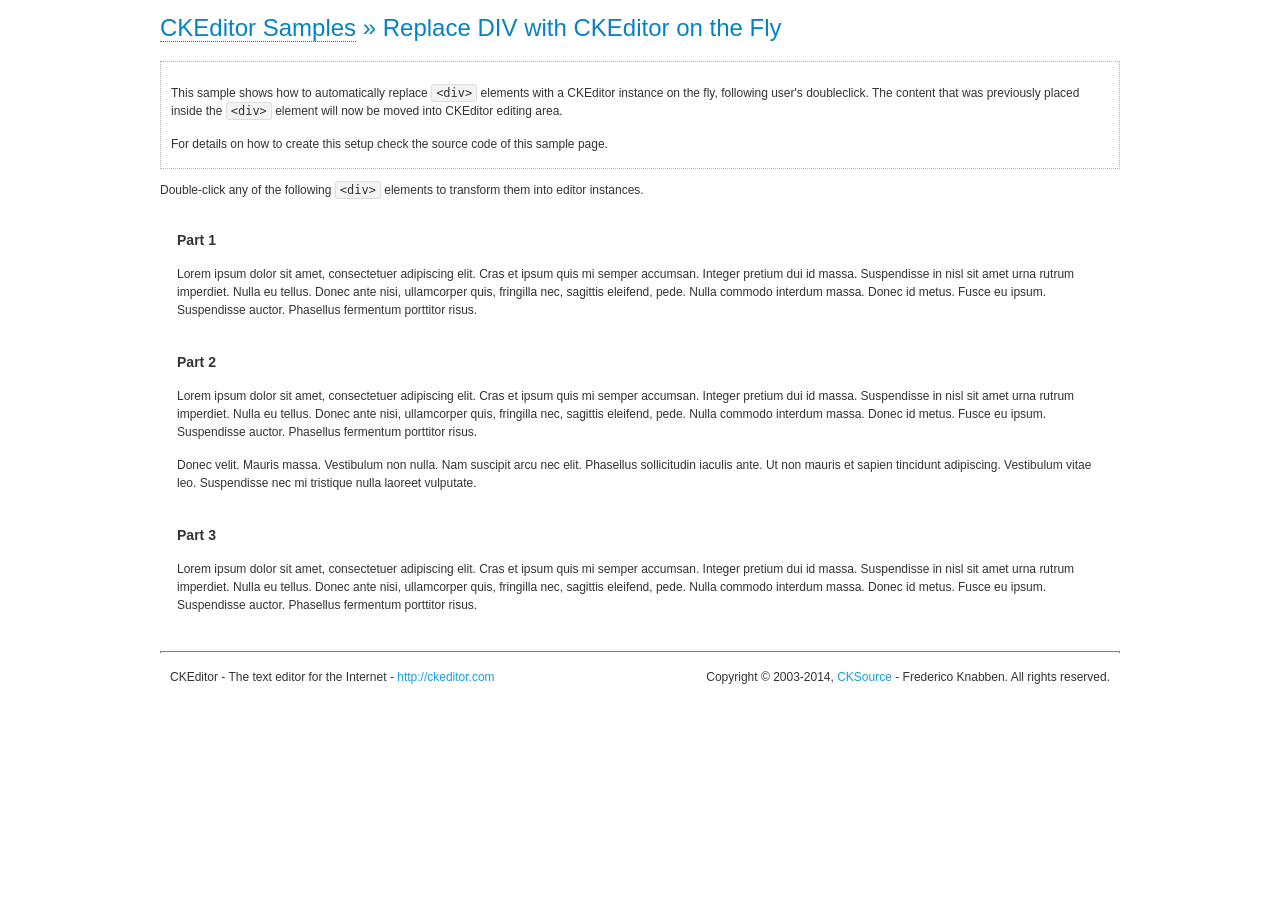
<file: kijikaku/_sys/js/ckeditor/samples/divreplace.html>
<!DOCTYPE html>
<!--
Copyright (c) 2003-2014, CKSource - Frederico Knabben. All rights reserved.
For licensing, see LICENSE.md or http://ckeditor.com/license
-->
<html>
<head>
	<meta charset="utf-8">
	<title>Replace DIV &mdash; CKEditor Sample</title>
	<script src="../ckeditor.js"></script>
	<link href="sample.css" rel="stylesheet">
	<style>

		div.editable
		{
			border: solid 2px transparent;
			padding-left: 15px;
			padding-right: 15px;
		}

		div.editable:hover
		{
			border-color: black;
		}

	</style>
	<script>

		// Uncomment the following code to test the "Timeout Loading Method".
		// CKEDITOR.loadFullCoreTimeout = 5;

		window.onload = function() {
			// Listen to the double click event.
			if ( window.addEventListener )
				document.body.addEventListener( 'dblclick', onDoubleClick, false );
			else if ( window.attachEvent )
				document.body.attachEvent( 'ondblclick', onDoubleClick );

		};

		function onDoubleClick( ev ) {
			// Get the element which fired the event. This is not necessarily the
			// element to which the event has been attached.
			var element = ev.target || ev.srcElement;

			// Find out the div that holds this element.
			var name;

			do {
				element = element.parentNode;
			}
			while ( element && ( name = element.nodeName.toLowerCase() ) &&
				( name != 'div' || element.className.indexOf( 'editable' ) == -1 ) && name != 'body' );

			if ( name == 'div' && element.className.indexOf( 'editable' ) != -1 )
				replaceDiv( element );
		}

		var editor;

		function replaceDiv( div ) {
			if ( editor )
				editor.destroy();

			editor = CKEDITOR.replace( div );
		}

	</script>
</head>
<body>
	<h1 class="samples">
		<a href="index.html">CKEditor Samples</a> &raquo; Replace DIV with CKEditor on the Fly
	</h1>
	<div class="description">
		<p>
			This sample shows how to automatically replace <code>&lt;div&gt;</code> elements
			with a CKEditor instance on the fly, following user's doubleclick. The content
			that was previously placed inside the <code>&lt;div&gt;</code> element will now
			be moved into CKEditor editing area.
		</p>
		<p>
			For details on how to create this setup check the source code of this sample page.
		</p>
	</div>
	<p>
		Double-click any of the following <code>&lt;div&gt;</code> elements to transform them into
		editor instances.
	</p>
	<div class="editable">
		<h3>
			Part 1
		</h3>
		<p>
			Lorem ipsum dolor sit amet, consectetuer adipiscing elit. Cras et ipsum quis mi
			semper accumsan. Integer pretium dui id massa. Suspendisse in nisl sit amet urna
			rutrum imperdiet. Nulla eu tellus. Donec ante nisi, ullamcorper quis, fringilla
			nec, sagittis eleifend, pede. Nulla commodo interdum massa. Donec id metus. Fusce
			eu ipsum. Suspendisse auctor. Phasellus fermentum porttitor risus.
		</p>
	</div>
	<div class="editable">
		<h3>
			Part 2
		</h3>
		<p>
			Lorem ipsum dolor sit amet, consectetuer adipiscing elit. Cras et ipsum quis mi
			semper accumsan. Integer pretium dui id massa. Suspendisse in nisl sit amet urna
			rutrum imperdiet. Nulla eu tellus. Donec ante nisi, ullamcorper quis, fringilla
			nec, sagittis eleifend, pede. Nulla commodo interdum massa. Donec id metus. Fusce
			eu ipsum. Suspendisse auctor. Phasellus fermentum porttitor risus.
		</p>
		<p>
			Donec velit. Mauris massa. Vestibulum non nulla. Nam suscipit arcu nec elit. Phasellus
			sollicitudin iaculis ante. Ut non mauris et sapien tincidunt adipiscing. Vestibulum
			vitae leo. Suspendisse nec mi tristique nulla laoreet vulputate.
		</p>
	</div>
	<div class="editable">
		<h3>
			Part 3
		</h3>
		<p>
			Lorem ipsum dolor sit amet, consectetuer adipiscing elit. Cras et ipsum quis mi
			semper accumsan. Integer pretium dui id massa. Suspendisse in nisl sit amet urna
			rutrum imperdiet. Nulla eu tellus. Donec ante nisi, ullamcorper quis, fringilla
			nec, sagittis eleifend, pede. Nulla commodo interdum massa. Donec id metus. Fusce
			eu ipsum. Suspendisse auctor. Phasellus fermentum porttitor risus.
		</p>
	</div>
	<div id="footer">
		<hr>
		<p>
			CKEditor - The text editor for the Internet - <a class="samples" href="http://ckeditor.com/">http://ckeditor.com</a>
		</p>
		<p id="copy">
			Copyright &copy; 2003-2014, <a class="samples" href="http://cksource.com/">CKSource</a> - Frederico
			Knabben. All rights reserved.
		</p>
	</div>
</body>
</html>
</file>
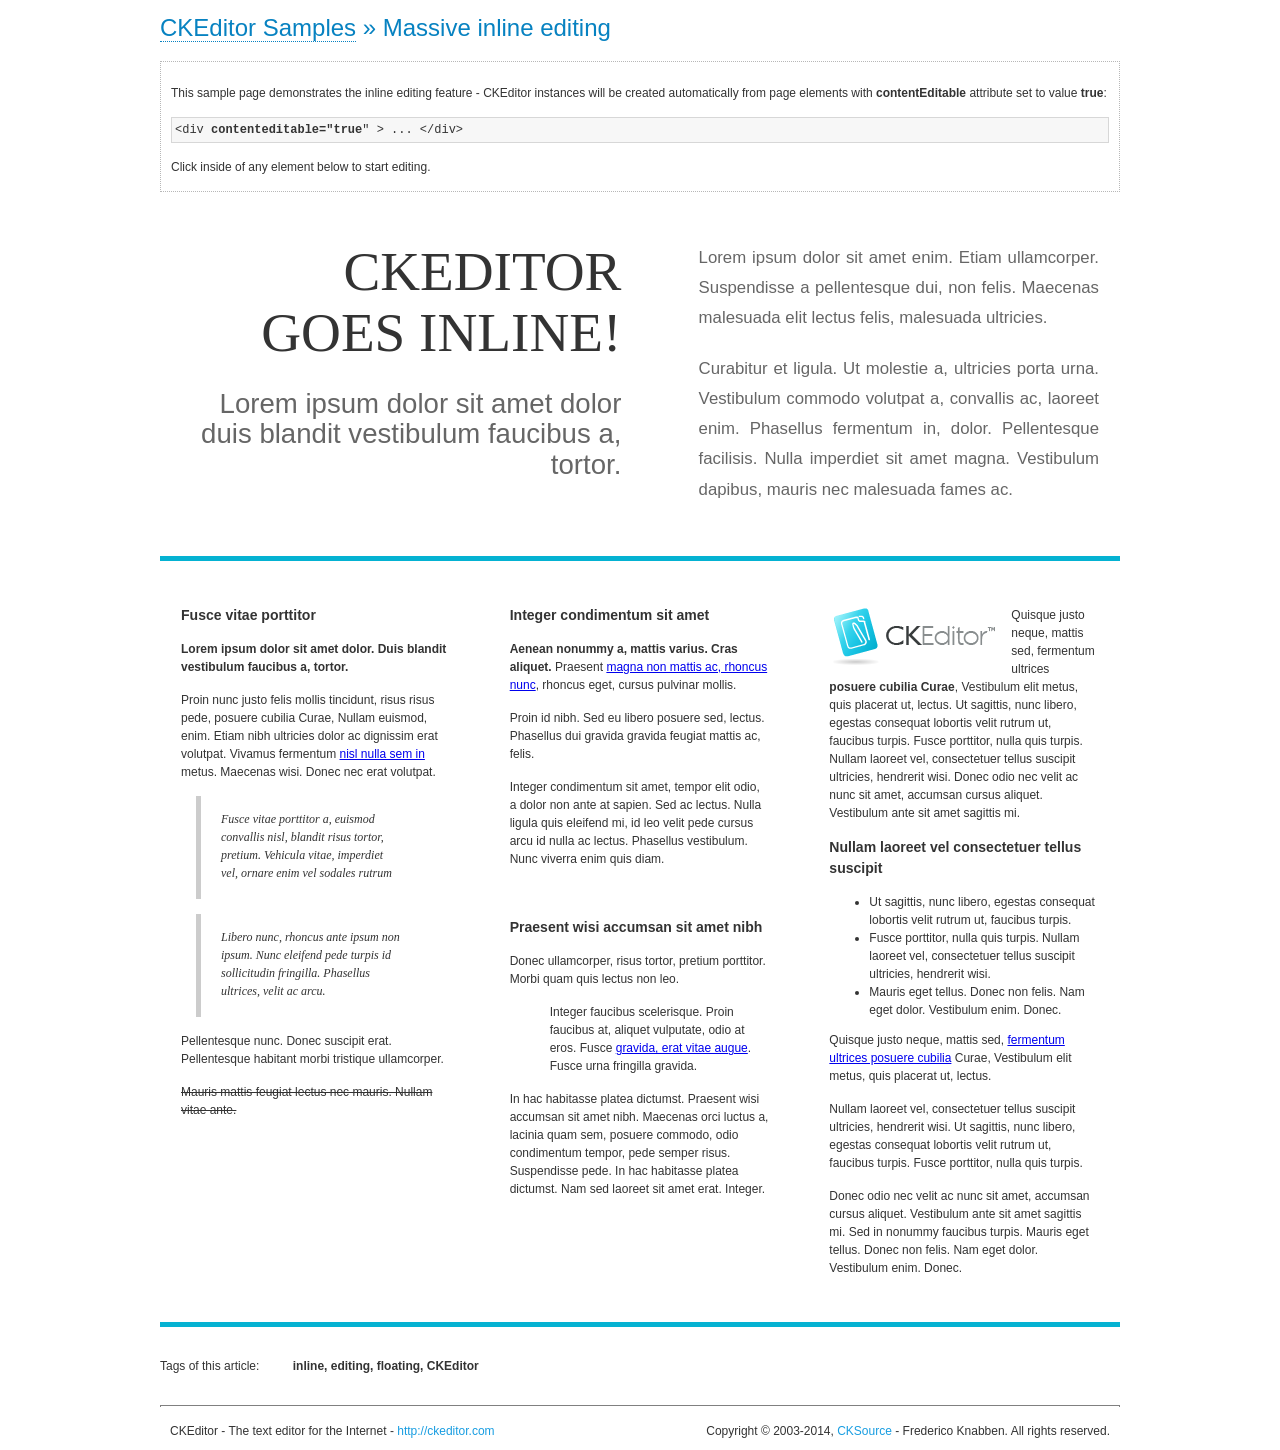
<file: kijikaku/_sys/js/ckeditor/samples/inlineall.html>
<!DOCTYPE html>
<!--
Copyright (c) 2003-2014, CKSource - Frederico Knabben. All rights reserved.
For licensing, see LICENSE.md or http://ckeditor.com/license
-->
<html>
<head>
	<meta charset="utf-8">
	<title>Massive inline editing &mdash; CKEditor Sample</title>
	<script src="../ckeditor.js"></script>
	<script>

		// This code is generally not necessary, but it is here to demonstrate
		// how to customize specific editor instances on the fly. This fits well
		// this demo because we have editable elements (like headers) that
		// require less features.

		// The "instanceCreated" event is fired for every editor instance created.
		CKEDITOR.on( 'instanceCreated', function( event ) {
			var editor = event.editor,
				element = editor.element;

			// Customize editors for headers and tag list.
			// These editors don't need features like smileys, templates, iframes etc.
			if ( element.is( 'h1', 'h2', 'h3' ) || element.getAttribute( 'id' ) == 'taglist' ) {
				// Customize the editor configurations on "configLoaded" event,
				// which is fired after the configuration file loading and
				// execution. This makes it possible to change the
				// configurations before the editor initialization takes place.
				editor.on( 'configLoaded', function() {

					// Remove unnecessary plugins to make the editor simpler.
					editor.config.removePlugins = 'colorbutton,find,flash,font,' +
						'forms,iframe,image,newpage,removeformat,' +
						'smiley,specialchar,stylescombo,templates';

					// Rearrange the layout of the toolbar.
					editor.config.toolbarGroups = [
						{ name: 'editing',		groups: [ 'basicstyles', 'links' ] },
						{ name: 'undo' },
						{ name: 'clipboard',	groups: [ 'selection', 'clipboard' ] },
						{ name: 'about' }
					];
				});
			}
		});

	</script>
	<link href="sample.css" rel="stylesheet">
	<style>

		/* The following styles are just to make the page look nice. */

		/* Workaround to show Arial Black in Firefox. */
		@font-face
		{
			font-family: 'arial-black';
			src: local('Arial Black');
		}

		*[contenteditable="true"]
		{
			padding: 10px;
		}

		#container
		{
			width: 960px;
			margin: 30px auto 0;
		}

		#header
		{
			overflow: hidden;
			padding: 0 0 30px;
			border-bottom: 5px solid #05B2D2;
			position: relative;
		}

		#headerLeft,
		#headerRight
		{
			width: 49%;
			overflow: hidden;
		}

		#headerLeft
		{
			float: left;
			padding: 10px 1px 1px;
		}

		#headerLeft h2,
		#headerLeft h3
		{
			text-align: right;
			margin: 0;
			overflow: hidden;
			font-weight: normal;
		}

		#headerLeft h2
		{
			font-family: "Arial Black",arial-black;
			font-size: 4.6em;
			line-height: 1.1;
			text-transform: uppercase;
		}

		#headerLeft h3
		{
			font-size: 2.3em;
			line-height: 1.1;
			margin: .2em 0 0;
			color: #666;
		}

		#headerRight
		{
			float: right;
			padding: 1px;
		}

		#headerRight p
		{
			line-height: 1.8;
			text-align: justify;
			margin: 0;
		}

		#headerRight p + p
		{
			margin-top: 20px;
		}

		#headerRight > div
		{
			padding: 20px;
			margin: 0 0 0 30px;
			font-size: 1.4em;
			color: #666;
		}

		#columns
		{
			color: #333;
			overflow: hidden;
			padding: 20px 0;
		}

		#columns > div
		{
			float: left;
			width: 33.3%;
		}

		#columns #column1 > div
		{
			margin-left: 1px;
		}

		#columns #column3 > div
		{
			margin-right: 1px;
		}

		#columns > div > div
		{
			margin: 0px 10px;
			padding: 10px 20px;
		}

		#columns blockquote
		{
			margin-left: 15px;
		}

		#tagLine
		{
			border-top: 5px solid #05B2D2;
			padding-top: 20px;
		}

		#taglist {
			display: inline-block;
			margin-left: 20px;
			font-weight: bold;
			margin: 0 0 0 20px;
		}

	</style>
</head>
<body>
<div>
	<h1 class="samples"><a href="index.html">CKEditor Samples</a> &raquo; Massive inline editing</h1>
	<div class="description">
		<p>This sample page demonstrates the inline editing feature - CKEditor instances will be created automatically from page elements with <strong>contentEditable</strong> attribute set to value <strong>true</strong>:</p>
		<pre class="samples">&lt;div <strong>contenteditable="true</strong>" &gt; ... &lt;/div&gt;</pre>
		<p>Click inside of any element below to start editing.</p>
	</div>
</div>
<div id="container">
	<div id="header">
		<div id="headerLeft">
			<h2 id="sampleTitle" contenteditable="true">
				CKEditor<br> Goes Inline!
			</h2>
			<h3 contenteditable="true">
				Lorem ipsum dolor sit amet dolor duis blandit vestibulum faucibus a, tortor.
			</h3>
		</div>
		<div id="headerRight">
			<div contenteditable="true">
				<p>
					Lorem ipsum dolor sit amet enim. Etiam ullamcorper. Suspendisse a pellentesque dui, non felis. Maecenas malesuada elit lectus felis, malesuada ultricies.
				</p>
				<p>
					Curabitur et ligula. Ut molestie a, ultricies porta urna. Vestibulum commodo volutpat a, convallis ac, laoreet enim. Phasellus fermentum in, dolor. Pellentesque facilisis. Nulla imperdiet sit amet magna. Vestibulum dapibus, mauris nec malesuada fames ac.
				</p>
			</div>
		</div>
	</div>
	<div id="columns">
		<div id="column1">
			<div contenteditable="true">
				<h3>
					Fusce vitae porttitor
				</h3>
				<p>
					<strong>
						Lorem ipsum dolor sit amet dolor. Duis blandit vestibulum faucibus a, tortor.
					</strong>
				</p>
				<p>
					Proin nunc justo felis mollis tincidunt, risus risus pede, posuere cubilia Curae, Nullam euismod, enim. Etiam nibh ultricies dolor ac dignissim erat volutpat. Vivamus fermentum <a href="http://ckeditor.com/">nisl nulla sem in</a> metus. Maecenas wisi. Donec nec erat volutpat.
				</p>
				<blockquote>
					<p>
						Fusce vitae porttitor a, euismod convallis nisl, blandit risus tortor, pretium.
						Vehicula vitae, imperdiet vel, ornare enim vel sodales rutrum
					</p>
				</blockquote>
				<blockquote>
					<p>
						Libero nunc, rhoncus ante ipsum non ipsum. Nunc eleifend pede turpis id sollicitudin fringilla. Phasellus ultrices, velit ac arcu.
					</p>
				</blockquote>
				<p>Pellentesque nunc. Donec suscipit erat. Pellentesque habitant morbi tristique ullamcorper.</p>
				<p><s>Mauris mattis feugiat lectus nec mauris. Nullam vitae ante.</s></p>
			</div>
		</div>
		<div id="column2">
			<div contenteditable="true">
				<h3>
					Integer condimentum sit amet
				</h3>
				<p>
					<strong>Aenean nonummy a, mattis varius. Cras aliquet.</strong>
					Praesent <a href="http://ckeditor.com/">magna non mattis ac, rhoncus nunc</a>, rhoncus eget, cursus pulvinar mollis.</p>
				<p>Proin id nibh. Sed eu libero posuere sed, lectus. Phasellus dui gravida gravida feugiat mattis ac, felis.</p>
				<p>Integer condimentum sit amet, tempor elit odio, a dolor non ante at sapien. Sed ac lectus. Nulla ligula quis eleifend mi, id leo velit pede cursus arcu id nulla ac lectus. Phasellus vestibulum. Nunc viverra enim quis diam.</p>
			</div>
			<div contenteditable="true">
				<h3>
					Praesent wisi accumsan sit amet nibh
				</h3>
				<p>Donec ullamcorper, risus tortor, pretium porttitor. Morbi quam quis lectus non leo.</p>
				<p style="margin-left: 40px; ">Integer faucibus scelerisque. Proin faucibus at, aliquet vulputate, odio at eros. Fusce <a href="http://ckeditor.com/">gravida, erat vitae augue</a>. Fusce urna fringilla gravida.</p>
				<p>In hac habitasse platea dictumst. Praesent wisi accumsan sit amet nibh. Maecenas orci luctus a, lacinia quam sem, posuere commodo, odio condimentum tempor, pede semper risus. Suspendisse pede. In hac habitasse platea dictumst. Nam sed laoreet sit amet erat. Integer.</p>
			</div>
		</div>
		<div id="column3">
			<div contenteditable="true">
				<p>
					<img src="assets/inlineall/logo.png" alt="CKEditor logo" style="float:left">
				</p>
				<p>Quisque justo neque, mattis sed, fermentum ultrices <strong>posuere cubilia Curae</strong>, Vestibulum elit metus, quis placerat ut, lectus. Ut sagittis, nunc libero, egestas consequat lobortis velit rutrum ut, faucibus turpis. Fusce porttitor, nulla quis turpis. Nullam laoreet vel, consectetuer tellus suscipit ultricies, hendrerit wisi. Donec odio nec velit ac nunc sit amet, accumsan cursus aliquet. Vestibulum ante sit amet sagittis mi.</p>
				<h3>
					Nullam laoreet vel consectetuer tellus suscipit
				</h3>
				<ul>
					<li>Ut sagittis, nunc libero, egestas consequat lobortis velit rutrum ut, faucibus turpis.</li>
					<li>Fusce porttitor, nulla quis turpis. Nullam laoreet vel, consectetuer tellus suscipit ultricies, hendrerit wisi.</li>
					<li>Mauris eget tellus. Donec non felis. Nam eget dolor. Vestibulum enim. Donec.</li>
				</ul>
				<p>Quisque justo neque, mattis sed, <a href="http://ckeditor.com/">fermentum ultrices posuere cubilia</a> Curae, Vestibulum elit metus, quis placerat ut, lectus.</p>
				<p>Nullam laoreet vel, consectetuer tellus suscipit ultricies, hendrerit wisi. Ut sagittis, nunc libero, egestas consequat lobortis velit rutrum ut, faucibus turpis. Fusce porttitor, nulla quis turpis.</p>
				<p>Donec odio nec velit ac nunc sit amet, accumsan cursus aliquet. Vestibulum ante sit amet sagittis mi. Sed in nonummy faucibus turpis. Mauris eget tellus. Donec non felis. Nam eget dolor. Vestibulum enim. Donec.</p>
			</div>
		</div>
	</div>
	<div id="tagLine">
		Tags of this article:
		<p id="taglist" contenteditable="true">
			inline, editing, floating, CKEditor
		</p>
	</div>
</div>
<div id="footer">
	<hr>
	<p>
		CKEditor - The text editor for the Internet - <a class="samples" href="http://ckeditor.com/">
			http://ckeditor.com</a>
	</p>
	<p id="copy">
		Copyright &copy; 2003-2014, <a class="samples" href="http://cksource.com/">CKSource</a>
		- Frederico Knabben. All rights reserved.
	</p>
</div>
</body>
</html>
</file>
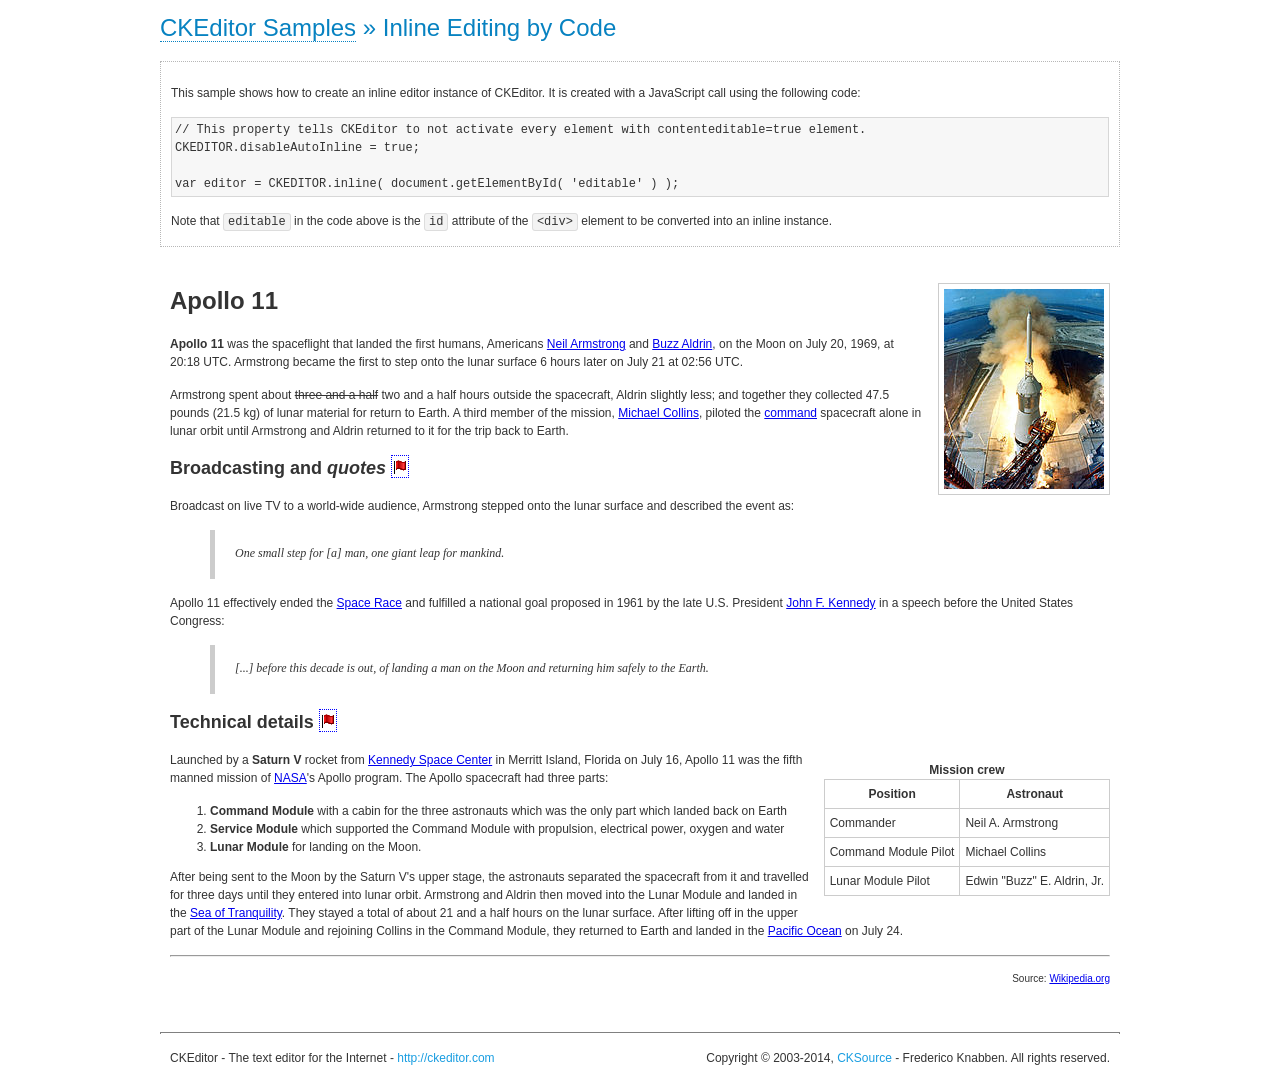
<file: kijikaku/_sys/js/ckeditor/samples/inlinebycode.html>
<!DOCTYPE html>
<!--
Copyright (c) 2003-2014, CKSource - Frederico Knabben. All rights reserved.
For licensing, see LICENSE.md or http://ckeditor.com/license
-->
<html>
<head>
	<meta charset="utf-8">
	<title>Inline Editing by Code &mdash; CKEditor Sample</title>
	<script src="../ckeditor.js"></script>
	<link href="sample.css" rel="stylesheet">
	<style>

		#editable
		{
			padding: 10px;
			float: left;
		}

	</style>
</head>
<body>
	<h1 class="samples">
		<a href="index.html">CKEditor Samples</a> &raquo; Inline Editing by Code
	</h1>
	<div class="description">
		<p>
			This sample shows how to create an inline editor instance of CKEditor. It is created
			with a JavaScript call using the following code:
		</p>
<pre class="samples">
// This property tells CKEditor to not activate every element with contenteditable=true element.
CKEDITOR.disableAutoInline = true;

var editor = CKEDITOR.inline( document.getElementById( 'editable' ) );
</pre>
		<p>
			Note that <code>editable</code> in the code above is the <code>id</code>
			attribute of the <code>&lt;div&gt;</code> element to be converted into an inline instance.
		</p>
	</div>
	<div id="editable" contenteditable="true">
		<h1><img alt="Saturn V carrying Apollo 11" class="right" src="assets/sample.jpg" /> Apollo 11</h1>

		<p><b>Apollo 11</b> was the spaceflight that landed the first humans, Americans <a href="http://en.wikipedia.org/wiki/Neil_Armstrong" title="Neil Armstrong">Neil Armstrong</a> and <a href="http://en.wikipedia.org/wiki/Buzz_Aldrin" title="Buzz Aldrin">Buzz Aldrin</a>, on the Moon on July 20, 1969, at 20:18 UTC. Armstrong became the first to step onto the lunar surface 6 hours later on July 21 at 02:56 UTC.</p>

		<p>Armstrong spent about <s>three and a half</s> two and a half hours outside the spacecraft, Aldrin slightly less; and together they collected 47.5 pounds (21.5&nbsp;kg) of lunar material for return to Earth. A third member of the mission, <a href="http://en.wikipedia.org/wiki/Michael_Collins_(astronaut)" title="Michael Collins (astronaut)">Michael Collins</a>, piloted the <a href="http://en.wikipedia.org/wiki/Apollo_Command/Service_Module" title="Apollo Command/Service Module">command</a> spacecraft alone in lunar orbit until Armstrong and Aldrin returned to it for the trip back to Earth.</p>

		<h2>Broadcasting and <em>quotes</em> <a id="quotes" name="quotes"></a></h2>

		<p>Broadcast on live TV to a world-wide audience, Armstrong stepped onto the lunar surface and described the event as:</p>

		<blockquote>
			<p>One small step for [a] man, one giant leap for mankind.</p>
		</blockquote>

		<p>Apollo 11 effectively ended the <a href="http://en.wikipedia.org/wiki/Space_Race" title="Space Race">Space Race</a> and fulfilled a national goal proposed in 1961 by the late U.S. President <a href="http://en.wikipedia.org/wiki/John_F._Kennedy" title="John F. Kennedy">John F. Kennedy</a> in a speech before the United States Congress:</p>

		<blockquote>
			<p>[...] before this decade is out, of landing a man on the Moon and returning him safely to the Earth.</p>
		</blockquote>

		<h2>Technical details <a id="tech-details" name="tech-details"></a></h2>

		<table align="right" border="1" bordercolor="#ccc" cellpadding="5" cellspacing="0" style="border-collapse:collapse;margin:10px 0 10px 15px;">
			<caption><strong>Mission crew</strong></caption>
			<thead>
			<tr>
				<th scope="col">Position</th>
				<th scope="col">Astronaut</th>
			</tr>
			</thead>
			<tbody>
			<tr>
				<td>Commander</td>
				<td>Neil A. Armstrong</td>
			</tr>
			<tr>
				<td>Command Module Pilot</td>
				<td>Michael Collins</td>
			</tr>
			<tr>
				<td>Lunar Module Pilot</td>
				<td>Edwin &quot;Buzz&quot; E. Aldrin, Jr.</td>
			</tr>
			</tbody>
		</table>

		<p>Launched by a <strong>Saturn V</strong> rocket from <a href="http://en.wikipedia.org/wiki/Kennedy_Space_Center" title="Kennedy Space Center">Kennedy Space Center</a> in Merritt Island, Florida on July 16, Apollo 11 was the fifth manned mission of <a href="http://en.wikipedia.org/wiki/NASA" title="NASA">NASA</a>&#39;s Apollo program. The Apollo spacecraft had three parts:</p>

		<ol>
			<li><strong>Command Module</strong> with a cabin for the three astronauts which was the only part which landed back on Earth</li>
			<li><strong>Service Module</strong> which supported the Command Module with propulsion, electrical power, oxygen and water</li>
			<li><strong>Lunar Module</strong> for landing on the Moon.</li>
		</ol>

		<p>After being sent to the Moon by the Saturn V&#39;s upper stage, the astronauts separated the spacecraft from it and travelled for three days until they entered into lunar orbit. Armstrong and Aldrin then moved into the Lunar Module and landed in the <a href="http://en.wikipedia.org/wiki/Mare_Tranquillitatis" title="Mare Tranquillitatis">Sea of Tranquility</a>. They stayed a total of about 21 and a half hours on the lunar surface. After lifting off in the upper part of the Lunar Module and rejoining Collins in the Command Module, they returned to Earth and landed in the <a href="http://en.wikipedia.org/wiki/Pacific_Ocean" title="Pacific Ocean">Pacific Ocean</a> on July 24.</p>

		<hr />
		<p style="text-align: right;"><small>Source: <a href="http://en.wikipedia.org/wiki/Apollo_11">Wikipedia.org</a></small></p>
	</div>

	<script>
		// We need to turn off the automatic editor creation first.
		CKEDITOR.disableAutoInline = true;

		var editor = CKEDITOR.inline( 'editable' );
	</script>
	<div id="footer">
		<hr>
		<p contenteditable="true">
			CKEditor - The text editor for the Internet - <a class="samples" href="http://ckeditor.com/">
				http://ckeditor.com</a>
		</p>
		<p id="copy">
			Copyright &copy; 2003-2014, <a class="samples" href="http://cksource.com/">CKSource</a>
			- Frederico Knabben. All rights reserved.
		</p>
	</div>
</body>
</html>
</file>
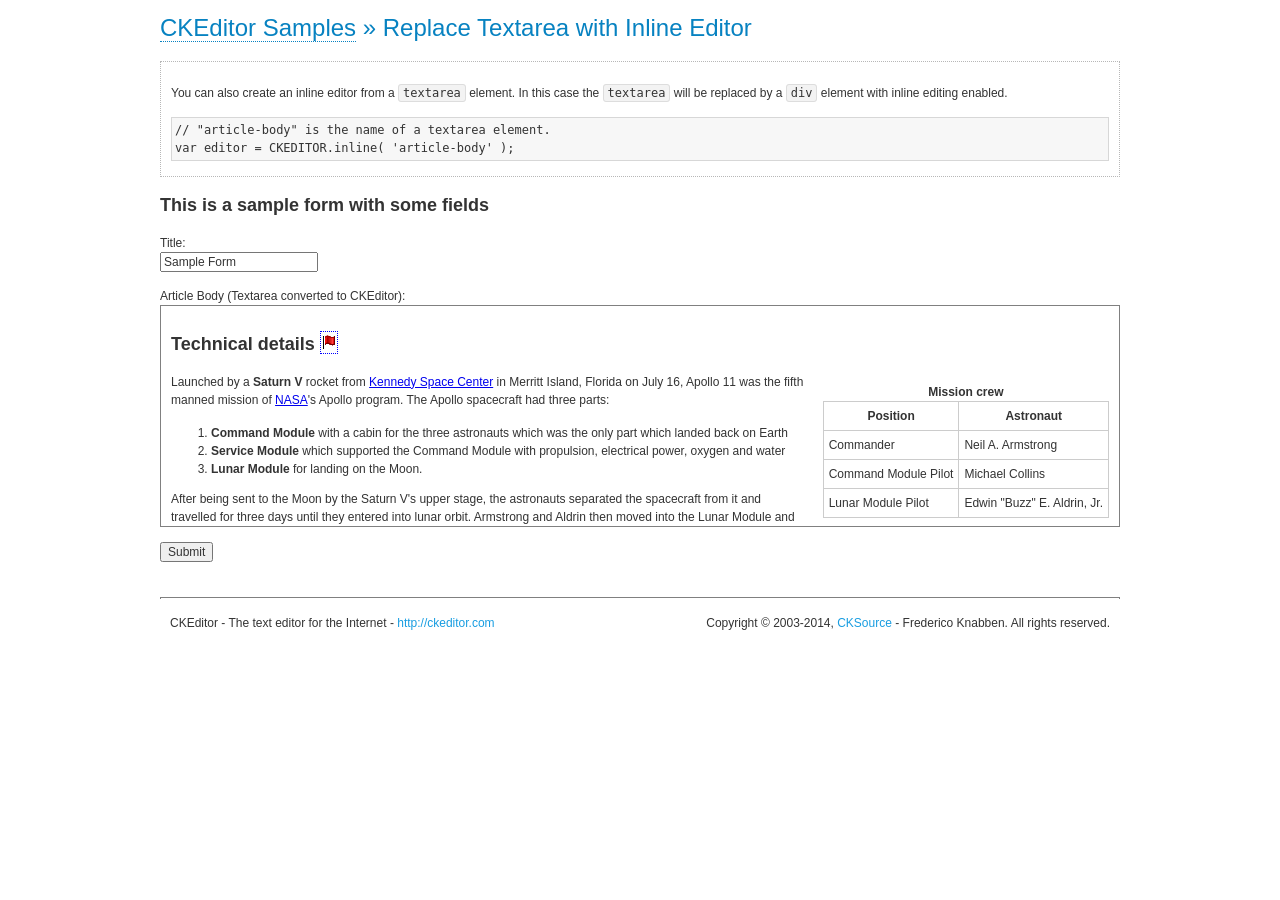
<file: kijikaku/_sys/js/ckeditor/samples/inlinetextarea.html>
<!DOCTYPE html>
<!--
Copyright (c) 2003-2014, CKSource - Frederico Knabben. All rights reserved.
For licensing, see LICENSE.md or http://ckeditor.com/license
-->
<html>
<head>
	<meta charset="utf-8">
	<title>Replace Textarea with Inline Editor &mdash; CKEditor Sample</title>
	<script src="../ckeditor.js"></script>
	<link href="sample.css" rel="stylesheet">
	<style>

		/* Style the CKEditor element to look like a textfield */
		.cke_textarea_inline
		{
			padding: 10px;
			height: 200px;
			overflow: auto;

			border: 1px solid gray;
			-webkit-appearance: textfield;
		}

	</style>
</head>
<body>
	<h1 class="samples">
		<a href="index.html">CKEditor Samples</a> &raquo; Replace Textarea with Inline Editor
	</h1>
	<div class="description">
		<p>
			You can also create an inline editor from a <code>textarea</code>
			element. In this case the <code>textarea</code> will be replaced
			by a <code>div</code> element with inline editing enabled.
		</p>
<pre class="samples">
// "article-body" is the name of a textarea element.
var editor = CKEDITOR.inline( 'article-body' );
</pre>
	</div>
	<form action="sample_posteddata.php" method="post">
		<h2>This is a sample form with some fields</h2>
		<p>
			Title:<br>
			<input type="text" name="title" value="Sample Form"></p>
		<p>
			Article Body (Textarea converted to CKEditor):<br>
			<textarea name="article-body" style="height: 200px">
				&lt;h2&gt;Technical details &lt;a id="tech-details" name="tech-details"&gt;&lt;/a&gt;&lt;/h2&gt;

				&lt;table align="right" border="1" bordercolor="#ccc" cellpadding="5" cellspacing="0" style="border-collapse:collapse;margin:10px 0 10px 15px;"&gt;
					&lt;caption&gt;&lt;strong&gt;Mission crew&lt;/strong&gt;&lt;/caption&gt;
					&lt;thead&gt;
					&lt;tr&gt;
						&lt;th scope="col"&gt;Position&lt;/th&gt;
						&lt;th scope="col"&gt;Astronaut&lt;/th&gt;
					&lt;/tr&gt;
					&lt;/thead&gt;
					&lt;tbody&gt;
					&lt;tr&gt;
						&lt;td&gt;Commander&lt;/td&gt;
						&lt;td&gt;Neil A. Armstrong&lt;/td&gt;
					&lt;/tr&gt;
					&lt;tr&gt;
						&lt;td&gt;Command Module Pilot&lt;/td&gt;
						&lt;td&gt;Michael Collins&lt;/td&gt;
					&lt;/tr&gt;
					&lt;tr&gt;
						&lt;td&gt;Lunar Module Pilot&lt;/td&gt;
						&lt;td&gt;Edwin &quot;Buzz&quot; E. Aldrin, Jr.&lt;/td&gt;
					&lt;/tr&gt;
					&lt;/tbody&gt;
				&lt;/table&gt;

				&lt;p&gt;Launched by a &lt;strong&gt;Saturn V&lt;/strong&gt; rocket from &lt;a href="http://en.wikipedia.org/wiki/Kennedy_Space_Center" title="Kennedy Space Center"&gt;Kennedy Space Center&lt;/a&gt; in Merritt Island, Florida on July 16, Apollo 11 was the fifth manned mission of &lt;a href="http://en.wikipedia.org/wiki/NASA" title="NASA"&gt;NASA&lt;/a&gt;&#39;s Apollo program. The Apollo spacecraft had three parts:&lt;/p&gt;

				&lt;ol&gt;
					&lt;li&gt;&lt;strong&gt;Command Module&lt;/strong&gt; with a cabin for the three astronauts which was the only part which landed back on Earth&lt;/li&gt;
					&lt;li&gt;&lt;strong&gt;Service Module&lt;/strong&gt; which supported the Command Module with propulsion, electrical power, oxygen and water&lt;/li&gt;
					&lt;li&gt;&lt;strong&gt;Lunar Module&lt;/strong&gt; for landing on the Moon.&lt;/li&gt;
				&lt;/ol&gt;

				&lt;p&gt;After being sent to the Moon by the Saturn V&#39;s upper stage, the astronauts separated the spacecraft from it and travelled for three days until they entered into lunar orbit. Armstrong and Aldrin then moved into the Lunar Module and landed in the &lt;a href="http://en.wikipedia.org/wiki/Mare_Tranquillitatis" title="Mare Tranquillitatis"&gt;Sea of Tranquility&lt;/a&gt;. They stayed a total of about 21 and a half hours on the lunar surface. After lifting off in the upper part of the Lunar Module and rejoining Collins in the Command Module, they returned to Earth and landed in the &lt;a href="http://en.wikipedia.org/wiki/Pacific_Ocean" title="Pacific Ocean"&gt;Pacific Ocean&lt;/a&gt; on July 24.&lt;/p&gt;

				&lt;hr /&gt;
				&lt;p style="text-align: right;"&gt;&lt;small&gt;Source: &lt;a href="http://en.wikipedia.org/wiki/Apollo_11"&gt;Wikipedia.org&lt;/a&gt;&lt;/small&gt;&lt;/p&gt;
			</textarea>
		</p>
		<p>
			<input type="submit" value="Submit">
		</p>
	</form>

	<script>
		CKEDITOR.inline( 'article-body' );
	</script>
	<div id="footer">
		<hr>
		<p contenteditable="true">
			CKEditor - The text editor for the Internet - <a class="samples" href="http://ckeditor.com/">
				http://ckeditor.com</a>
		</p>
		<p id="copy">
			Copyright &copy; 2003-2014, <a class="samples" href="http://cksource.com/">CKSource</a>
			- Frederico Knabben. All rights reserved.
		</p>
	</div>
</body>
</html>
</file>
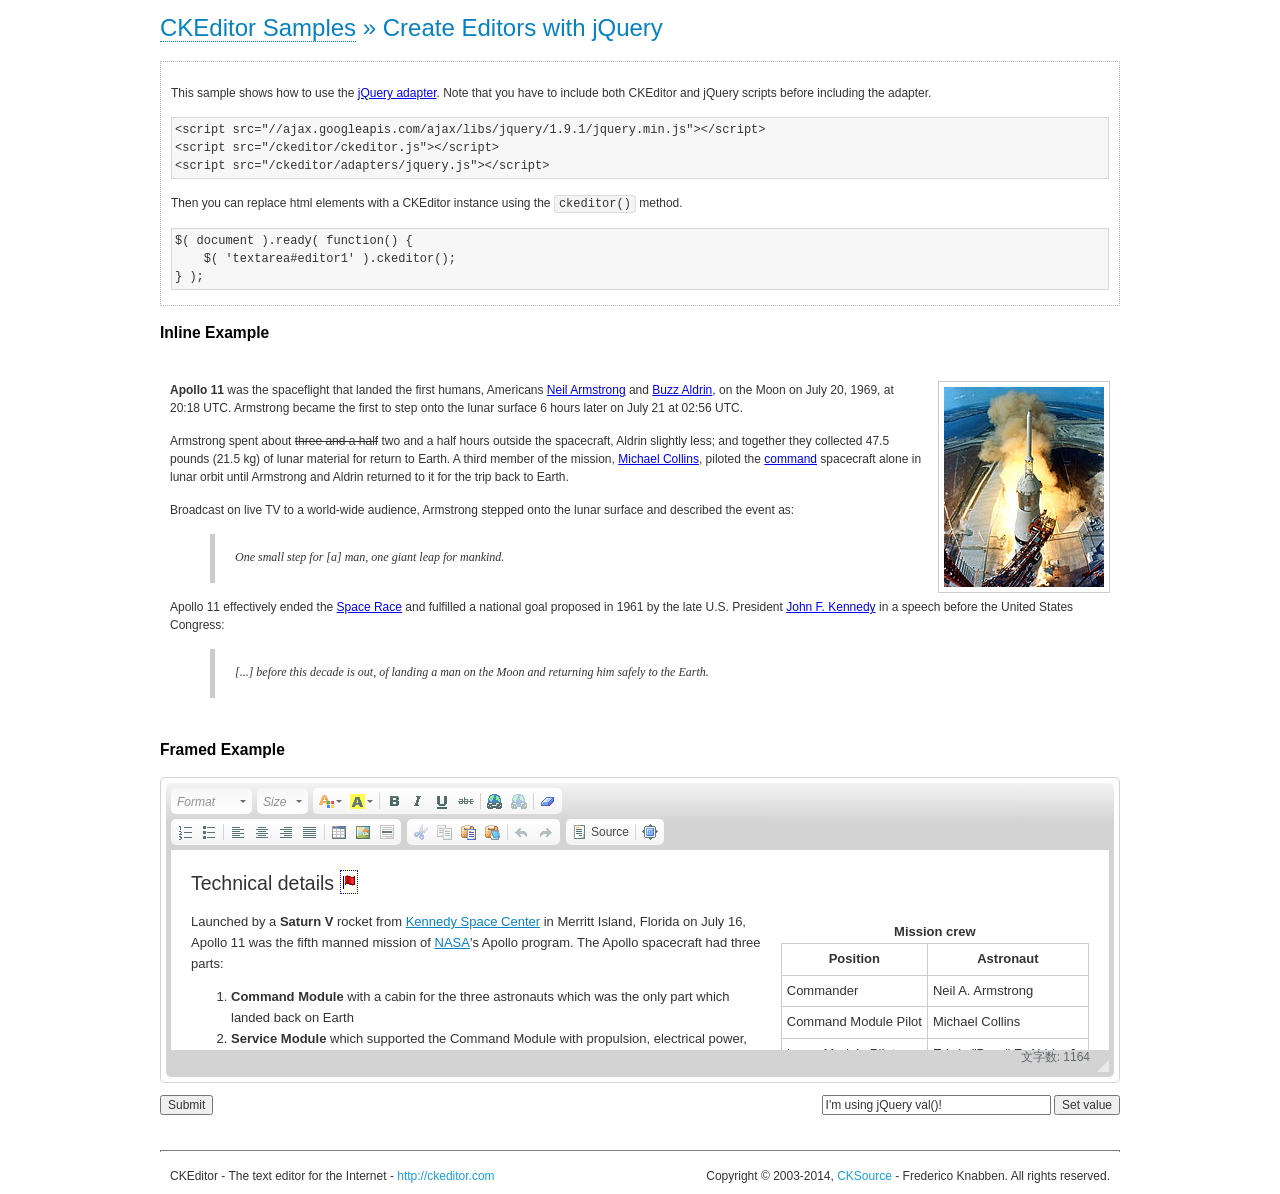
<file: kijikaku/_sys/js/ckeditor/samples/jquery.html>
<!DOCTYPE html>
<!--
Copyright (c) 2003-2014, CKSource - Frederico Knabben. All rights reserved.
For licensing, see LICENSE.md or http://ckeditor.com/license
-->
<html>
<head>
	<meta charset="utf-8">
	<title>jQuery Adapter &mdash; CKEditor Sample</title>
	<script src="http://ajax.googleapis.com/ajax/libs/jquery/1.9.1/jquery.min.js"></script>
	<script src="../ckeditor.js"></script>
	<script src="../adapters/jquery.js"></script>
	<link href="sample.css" rel="stylesheet">
	<style>

		#editable
		{
			padding: 10px;
			float: left;
		}

	</style>
	<script>

		CKEDITOR.disableAutoInline = true;

		$( document ).ready( function() {
			$( '#editor1' ).ckeditor(); // Use CKEDITOR.replace() if element is <textarea>.
			$( '#editable' ).ckeditor(); // Use CKEDITOR.inline().
		} );

		function setValue() {
			$( '#editor1' ).val( $( 'input#val' ).val() );
		}

	</script>
</head>
<body>
	<h1 class="samples">
		<a href="index.html" id="a-test">CKEditor Samples</a> &raquo; Create Editors with jQuery
	</h1>
	<form action="sample_posteddata.php" method="post">
		<div class="description">
			<p>
				This sample shows how to use the <a href="http://docs.ckeditor.com/#!/api/CKEDITOR_Adapters.jQuery">jQuery adapter</a>.
				Note that you have to include both CKEditor and jQuery scripts before including the adapter.
			</p>
<pre class="samples">
&lt;script src="//ajax.googleapis.com/ajax/libs/jquery/1.9.1/jquery.min.js"&gt;&lt;/script&gt;
&lt;script src="/ckeditor/ckeditor.js"&gt;&lt;/script&gt;
&lt;script src="/ckeditor/adapters/jquery.js"&gt;&lt;/script&gt;
</pre>
			<p>Then you can replace html elements with a CKEditor instance using the <code>ckeditor()</code> method.</p>
<pre class="samples">
$( document ).ready( function() {
	$( 'textarea#editor1' ).ckeditor();
} );
</pre>
		</div>

		<h2 class="samples">Inline Example</h2>

		<div id="editable" contenteditable="true">
			<p><img alt="Saturn V carrying Apollo 11" class="right" src="assets/sample.jpg"/><b>Apollo 11</b> was the spaceflight that landed the first humans, Americans <a href="http://en.wikipedia.org/wiki/Neil_Armstrong" title="Neil Armstrong">Neil Armstrong</a> and <a href="http://en.wikipedia.org/wiki/Buzz_Aldrin" title="Buzz Aldrin">Buzz Aldrin</a>, on the Moon on July 20, 1969, at 20:18 UTC. Armstrong became the first to step onto the lunar surface 6 hours later on July 21 at 02:56 UTC.</p>
			<p>Armstrong spent about <s>three and a half</s> two and a half hours outside the spacecraft, Aldrin slightly less; and together they collected 47.5 pounds (21.5&nbsp;kg) of lunar material for return to Earth. A third member of the mission, <a href="http://en.wikipedia.org/wiki/Michael_Collins_(astronaut)" title="Michael Collins (astronaut)">Michael Collins</a>, piloted the <a href="http://en.wikipedia.org/wiki/Apollo_Command/Service_Module" title="Apollo Command/Service Module">command</a> spacecraft alone in lunar orbit until Armstrong and Aldrin returned to it for the trip back to Earth.
			<p>Broadcast on live TV to a world-wide audience, Armstrong stepped onto the lunar surface and described the event as:</p>
			<blockquote><p>One small step for [a] man, one giant leap for mankind.</p></blockquote> <p>Apollo 11 effectively ended the <a href="http://en.wikipedia.org/wiki/Space_Race" title="Space Race">Space Race</a> and fulfilled a national goal proposed in 1961 by the late U.S. President <a href="http://en.wikipedia.org/wiki/John_F._Kennedy" title="John F. Kennedy">John F. Kennedy</a> in a speech before the United States Congress:</p> <blockquote><p>[...] before this decade is out, of landing a man on the Moon and returning him safely to the Earth.</p></blockquote>
		</div>

		<br style="clear: both">

		<h2 class="samples">Framed Example</h2>

		<textarea cols="80" id="editor1" name="editor1" rows="10">
			&lt;h2&gt;Technical details &lt;a id=&quot;tech-details&quot; name=&quot;tech-details&quot;&gt;&lt;/a&gt;&lt;/h2&gt; &lt;table align=&quot;right&quot; border=&quot;1&quot; bordercolor=&quot;#ccc&quot; cellpadding=&quot;5&quot; cellspacing=&quot;0&quot; style=&quot;border-collapse:collapse;margin:10px 0 10px 15px;&quot;&gt; &lt;caption&gt;&lt;strong&gt;Mission crew&lt;/strong&gt;&lt;/caption&gt; &lt;thead&gt; &lt;tr&gt; &lt;th scope=&quot;col&quot;&gt;Position&lt;/th&gt; &lt;th scope=&quot;col&quot;&gt;Astronaut&lt;/th&gt; &lt;/tr&gt; &lt;/thead&gt; &lt;tbody&gt; &lt;tr&gt; &lt;td&gt;Commander&lt;/td&gt; &lt;td&gt;Neil A. Armstrong&lt;/td&gt; &lt;/tr&gt; &lt;tr&gt; &lt;td&gt;Command Module Pilot&lt;/td&gt; &lt;td&gt;Michael Collins&lt;/td&gt; &lt;/tr&gt; &lt;tr&gt; &lt;td&gt;Lunar Module Pilot&lt;/td&gt; &lt;td&gt;Edwin &amp;quot;Buzz&amp;quot; E. Aldrin, Jr.&lt;/td&gt; &lt;/tr&gt; &lt;/tbody&gt; &lt;/table&gt; &lt;p&gt;Launched by a &lt;strong&gt;Saturn V&lt;/strong&gt; rocket from &lt;a href=&quot;http://en.wikipedia.org/wiki/Kennedy_Space_Center&quot; title=&quot;Kennedy Space Center&quot;&gt;Kennedy Space Center&lt;/a&gt; in Merritt Island, Florida on July 16, Apollo 11 was the fifth manned mission of &lt;a href=&quot;http://en.wikipedia.org/wiki/NASA&quot; title=&quot;NASA&quot;&gt;NASA&lt;/a&gt;&amp;#39;s Apollo program. The Apollo spacecraft had three parts:&lt;/p&gt; &lt;ol&gt; &lt;li&gt;&lt;strong&gt;Command Module&lt;/strong&gt; with a cabin for the three astronauts which was the only part which landed back on Earth&lt;/li&gt; &lt;li&gt;&lt;strong&gt;Service Module&lt;/strong&gt; which supported the Command Module with propulsion, electrical power, oxygen and water&lt;/li&gt; &lt;li&gt;&lt;strong&gt;Lunar Module&lt;/strong&gt; for landing on the Moon.&lt;/li&gt; &lt;/ol&gt; &lt;p&gt;After being sent to the Moon by the Saturn V&amp;#39;s upper stage, the astronauts separated the spacecraft from it and travelled for three days until they entered into lunar orbit. Armstrong and Aldrin then moved into the Lunar Module and landed in the &lt;a href=&quot;http://en.wikipedia.org/wiki/Mare_Tranquillitatis&quot; title=&quot;Mare Tranquillitatis&quot;&gt;Sea of Tranquility&lt;/a&gt;. They stayed a total of about 21 and a half hours on the lunar surface. After lifting off in the upper part of the Lunar Module and rejoining Collins in the Command Module, they returned to Earth and landed in the &lt;a href=&quot;http://en.wikipedia.org/wiki/Pacific_Ocean&quot; title=&quot;Pacific Ocean&quot;&gt;Pacific Ocean&lt;/a&gt; on July 24.&lt;/p&gt; &lt;hr/&gt; &lt;p style=&quot;text-align: right;&quot;&gt;&lt;small&gt;Source: &lt;a href=&quot;http://en.wikipedia.org/wiki/Apollo_11&quot;&gt;Wikipedia.org&lt;/a&gt;&lt;/small&gt;&lt;/p&gt;
		</textarea>

		<p style="overflow: hidden">
			<input style="float: left" type="submit" value="Submit">
			<span style="float: right">
				<input type="text" id="val" value="I'm using jQuery val()!" size="30">
				<input onclick="setValue();" type="button" value="Set value">
			</span>
		</p>
	</form>
	<div id="footer">
		<hr>
		<p>
			CKEditor - The text editor for the Internet - <a class="samples" href="http://ckeditor.com/">http://ckeditor.com</a>
		</p>
		<p id="copy">
			Copyright &copy; 2003-2014, <a class="samples" href="http://cksource.com/">CKSource</a> - Frederico
			Knabben. All rights reserved.
		</p>
	</div>
</body>
</html>
</file>
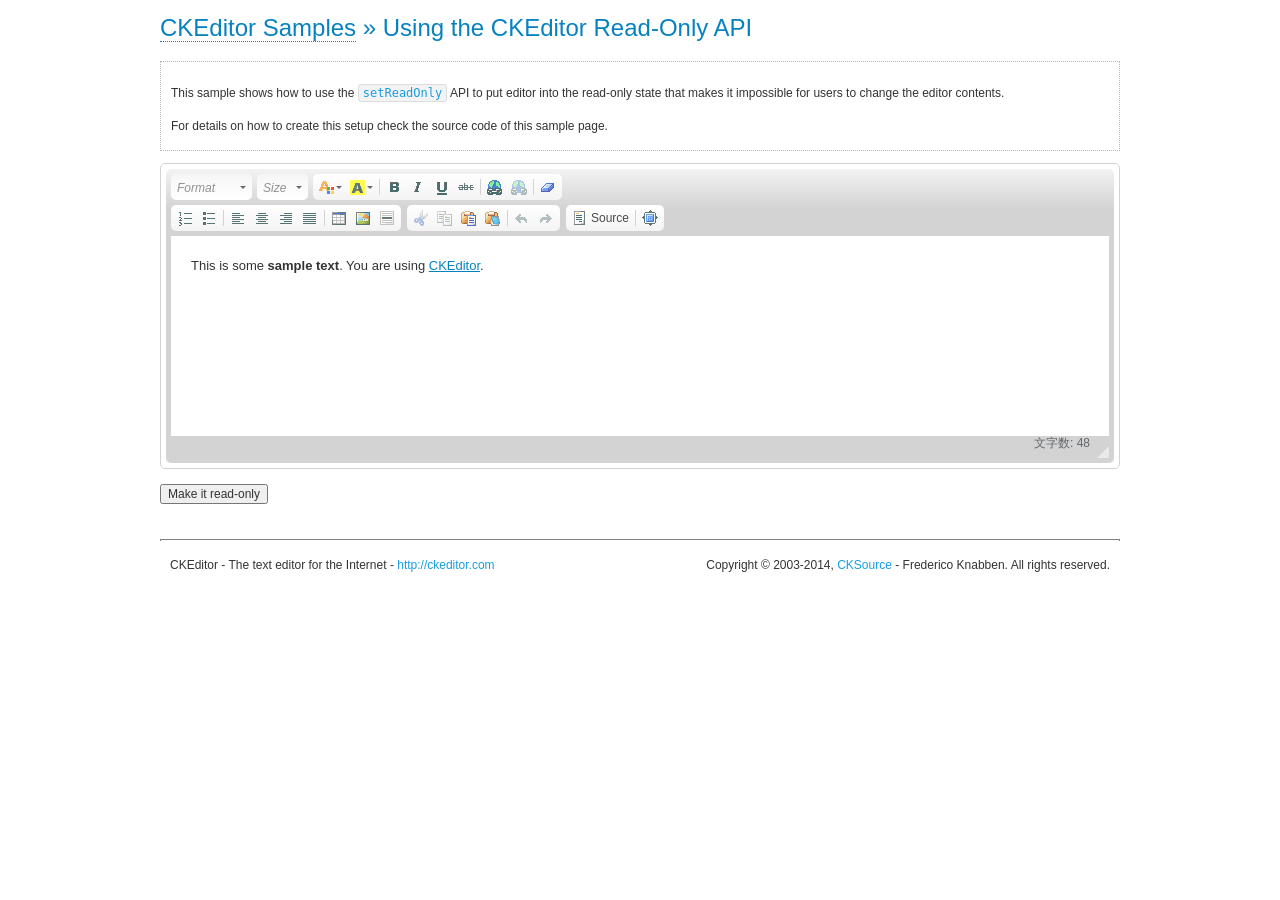
<file: kijikaku/_sys/js/ckeditor/samples/readonly.html>
<!DOCTYPE html>
<!--
Copyright (c) 2003-2014, CKSource - Frederico Knabben. All rights reserved.
For licensing, see LICENSE.md or http://ckeditor.com/license
-->
<html>
<head>
	<meta charset="utf-8">
	<title>Using the CKEditor Read-Only API &mdash; CKEditor Sample</title>
	<script src="../ckeditor.js"></script>
	<link rel="stylesheet" href="sample.css">
	<script>

		var editor;

		// The instanceReady event is fired, when an instance of CKEditor has finished
		// its initialization.
		CKEDITOR.on( 'instanceReady', function( ev ) {
			editor = ev.editor;

			// Show this "on" button.
			document.getElementById( 'readOnlyOn' ).style.display = '';

			// Event fired when the readOnly property changes.
			editor.on( 'readOnly', function() {
				document.getElementById( 'readOnlyOn' ).style.display = this.readOnly ? 'none' : '';
				document.getElementById( 'readOnlyOff' ).style.display = this.readOnly ? '' : 'none';
			});
		});

		function toggleReadOnly( isReadOnly ) {
			// Change the read-only state of the editor.
			// http://docs.ckeditor.com/#!/api/CKEDITOR.editor-method-setReadOnly
			editor.setReadOnly( isReadOnly );
		}

	</script>
</head>
<body>
	<h1 class="samples">
		<a href="index.html">CKEditor Samples</a> &raquo; Using the CKEditor Read-Only API
	</h1>
	<div class="description">
		<p>
			This sample shows how to use the
			<code><a class="samples" href="http://docs.ckeditor.com/#!/api/CKEDITOR.editor-method-setReadOnly">setReadOnly</a></code>
			API to put editor into the read-only state that makes it impossible for users to change the editor contents.
		</p>
		<p>
			For details on how to create this setup check the source code of this sample page.
		</p>
	</div>
	<form action="sample_posteddata.php" method="post">
		<p>
			<textarea class="ckeditor" id="editor1" name="editor1" cols="100" rows="10">&lt;p&gt;This is some &lt;strong&gt;sample text&lt;/strong&gt;. You are using &lt;a href="http://ckeditor.com/"&gt;CKEditor&lt;/a&gt;.&lt;/p&gt;</textarea>
		</p>
		<p>
			<input id="readOnlyOn" onclick="toggleReadOnly();" type="button" value="Make it read-only" style="display:none">
			<input id="readOnlyOff" onclick="toggleReadOnly( false );" type="button" value="Make it editable again" style="display:none">
		</p>
	</form>
	<div id="footer">
		<hr>
		<p>
			CKEditor - The text editor for the Internet - <a class="samples" href="http://ckeditor.com/">http://ckeditor.com</a>
		</p>
		<p id="copy">
			Copyright &copy; 2003-2014, <a class="samples" href="http://cksource.com/">CKSource</a> - Frederico
			Knabben. All rights reserved.
		</p>
	</div>
</body>
</html>
</file>
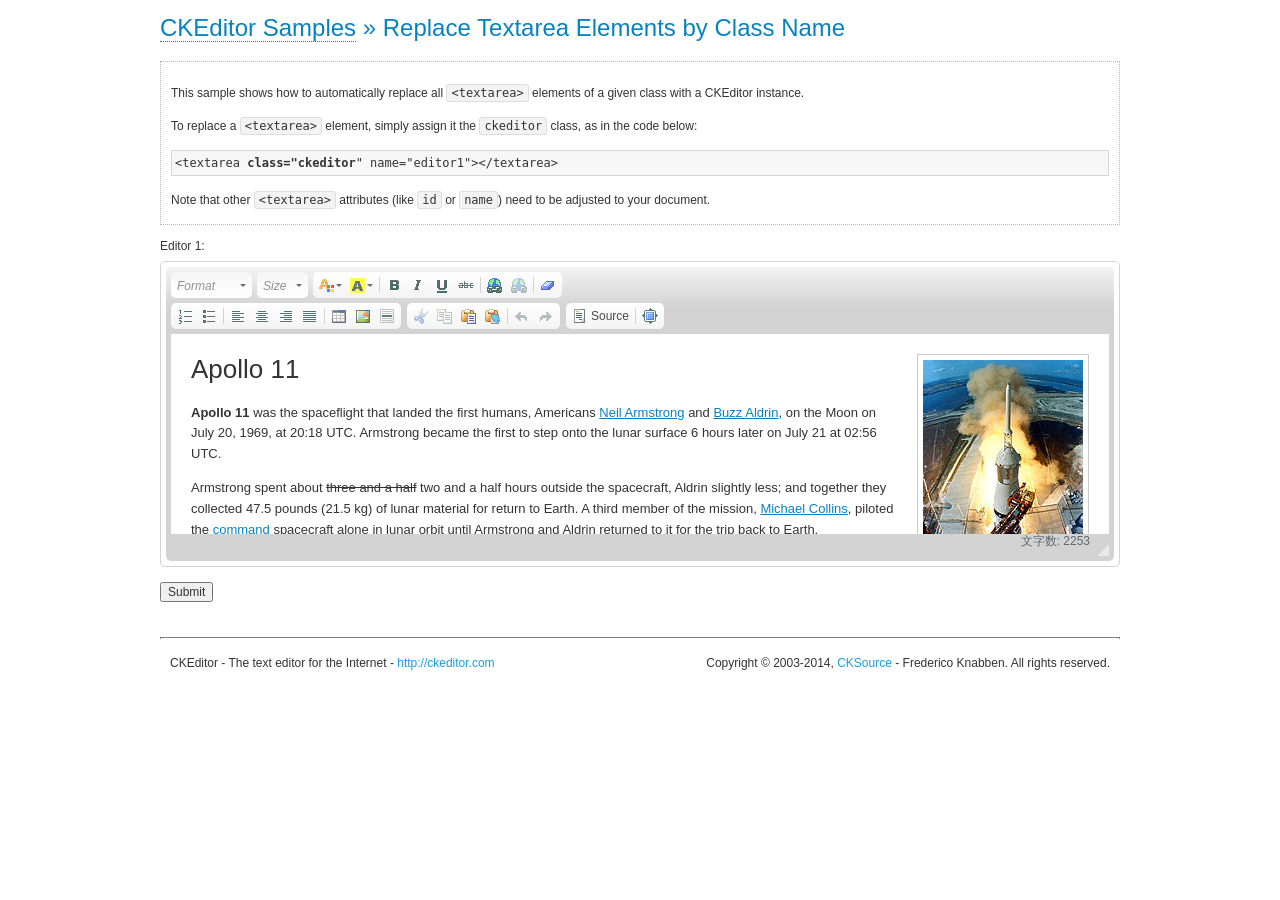
<file: kijikaku/_sys/js/ckeditor/samples/replacebyclass.html>
<!DOCTYPE html>
<!--
Copyright (c) 2003-2014, CKSource - Frederico Knabben. All rights reserved.
For licensing, see LICENSE.md or http://ckeditor.com/license
-->
<html>
<head>
	<meta charset="utf-8">
	<title>Replace Textareas by Class Name &mdash; CKEditor Sample</title>
	<script src="../ckeditor.js"></script>
	<link rel="stylesheet" href="sample.css">
</head>
<body>
	<h1 class="samples">
		<a href="index.html">CKEditor Samples</a> &raquo; Replace Textarea Elements by Class Name
	</h1>
	<div class="description">
		<p>
			This sample shows how to automatically replace all <code>&lt;textarea&gt;</code> elements
			of a given class with a CKEditor instance.
		</p>
		<p>
			To replace a <code>&lt;textarea&gt;</code> element, simply assign it the <code>ckeditor</code>
			class, as in the code below:
		</p>
<pre class="samples">
&lt;textarea <strong>class="ckeditor</strong>" name="editor1"&gt;&lt;/textarea&gt;
</pre>
		<p>
			Note that other <code>&lt;textarea&gt;</code> attributes (like <code>id</code> or <code>name</code>) need to be adjusted to your document.
		</p>
	</div>
	<form action="sample_posteddata.php" method="post">
		<p>
			<label for="editor1">
				Editor 1:
			</label>
			<textarea class="ckeditor" cols="80" id="editor1" name="editor1" rows="10">
				&lt;h1&gt;&lt;img alt=&quot;Saturn V carrying Apollo 11&quot; class=&quot;right&quot; src=&quot;assets/sample.jpg&quot;/&gt; Apollo 11&lt;/h1&gt; &lt;p&gt;&lt;b&gt;Apollo 11&lt;/b&gt; was the spaceflight that landed the first humans, Americans &lt;a href=&quot;http://en.wikipedia.org/wiki/Neil_Armstrong&quot; title=&quot;Neil Armstrong&quot;&gt;Neil Armstrong&lt;/a&gt; and &lt;a href=&quot;http://en.wikipedia.org/wiki/Buzz_Aldrin&quot; title=&quot;Buzz Aldrin&quot;&gt;Buzz Aldrin&lt;/a&gt;, on the Moon on July 20, 1969, at 20:18 UTC. Armstrong became the first to step onto the lunar surface 6 hours later on July 21 at 02:56 UTC.&lt;/p&gt; &lt;p&gt;Armstrong spent about &lt;s&gt;three and a half&lt;/s&gt; two and a half hours outside the spacecraft, Aldrin slightly less; and together they collected 47.5 pounds (21.5&amp;nbsp;kg) of lunar material for return to Earth. A third member of the mission, &lt;a href=&quot;http://en.wikipedia.org/wiki/Michael_Collins_(astronaut)&quot; title=&quot;Michael Collins (astronaut)&quot;&gt;Michael Collins&lt;/a&gt;, piloted the &lt;a href=&quot;http://en.wikipedia.org/wiki/Apollo_Command/Service_Module&quot; title=&quot;Apollo Command/Service Module&quot;&gt;command&lt;/a&gt; spacecraft alone in lunar orbit until Armstrong and Aldrin returned to it for the trip back to Earth.&lt;/p&gt; &lt;h2&gt;Broadcasting and &lt;em&gt;quotes&lt;/em&gt; &lt;a id=&quot;quotes&quot; name=&quot;quotes&quot;&gt;&lt;/a&gt;&lt;/h2&gt; &lt;p&gt;Broadcast on live TV to a world-wide audience, Armstrong stepped onto the lunar surface and described the event as:&lt;/p&gt; &lt;blockquote&gt;&lt;p&gt;One small step for [a] man, one giant leap for mankind.&lt;/p&gt;&lt;/blockquote&gt; &lt;p&gt;Apollo 11 effectively ended the &lt;a href=&quot;http://en.wikipedia.org/wiki/Space_Race&quot; title=&quot;Space Race&quot;&gt;Space Race&lt;/a&gt; and fulfilled a national goal proposed in 1961 by the late U.S. President &lt;a href=&quot;http://en.wikipedia.org/wiki/John_F._Kennedy&quot; title=&quot;John F. Kennedy&quot;&gt;John F. Kennedy&lt;/a&gt; in a speech before the United States Congress:&lt;/p&gt; &lt;blockquote&gt;&lt;p&gt;[...] before this decade is out, of landing a man on the Moon and returning him safely to the Earth.&lt;/p&gt;&lt;/blockquote&gt; &lt;h2&gt;Technical details &lt;a id=&quot;tech-details&quot; name=&quot;tech-details&quot;&gt;&lt;/a&gt;&lt;/h2&gt; &lt;table align=&quot;right&quot; border=&quot;1&quot; bordercolor=&quot;#ccc&quot; cellpadding=&quot;5&quot; cellspacing=&quot;0&quot; style=&quot;border-collapse:collapse;margin:10px 0 10px 15px;&quot;&gt; &lt;caption&gt;&lt;strong&gt;Mission crew&lt;/strong&gt;&lt;/caption&gt; &lt;thead&gt; &lt;tr&gt; &lt;th scope=&quot;col&quot;&gt;Position&lt;/th&gt; &lt;th scope=&quot;col&quot;&gt;Astronaut&lt;/th&gt; &lt;/tr&gt; &lt;/thead&gt; &lt;tbody&gt; &lt;tr&gt; &lt;td&gt;Commander&lt;/td&gt; &lt;td&gt;Neil A. Armstrong&lt;/td&gt; &lt;/tr&gt; &lt;tr&gt; &lt;td&gt;Command Module Pilot&lt;/td&gt; &lt;td&gt;Michael Collins&lt;/td&gt; &lt;/tr&gt; &lt;tr&gt; &lt;td&gt;Lunar Module Pilot&lt;/td&gt; &lt;td&gt;Edwin &amp;quot;Buzz&amp;quot; E. Aldrin, Jr.&lt;/td&gt; &lt;/tr&gt; &lt;/tbody&gt; &lt;/table&gt; &lt;p&gt;Launched by a &lt;strong&gt;Saturn V&lt;/strong&gt; rocket from &lt;a href=&quot;http://en.wikipedia.org/wiki/Kennedy_Space_Center&quot; title=&quot;Kennedy Space Center&quot;&gt;Kennedy Space Center&lt;/a&gt; in Merritt Island, Florida on July 16, Apollo 11 was the fifth manned mission of &lt;a href=&quot;http://en.wikipedia.org/wiki/NASA&quot; title=&quot;NASA&quot;&gt;NASA&lt;/a&gt;&amp;#39;s Apollo program. The Apollo spacecraft had three parts:&lt;/p&gt; &lt;ol&gt; &lt;li&gt;&lt;strong&gt;Command Module&lt;/strong&gt; with a cabin for the three astronauts which was the only part which landed back on Earth&lt;/li&gt; &lt;li&gt;&lt;strong&gt;Service Module&lt;/strong&gt; which supported the Command Module with propulsion, electrical power, oxygen and water&lt;/li&gt; &lt;li&gt;&lt;strong&gt;Lunar Module&lt;/strong&gt; for landing on the Moon.&lt;/li&gt; &lt;/ol&gt; &lt;p&gt;After being sent to the Moon by the Saturn V&amp;#39;s upper stage, the astronauts separated the spacecraft from it and travelled for three days until they entered into lunar orbit. Armstrong and Aldrin then moved into the Lunar Module and landed in the &lt;a href=&quot;http://en.wikipedia.org/wiki/Mare_Tranquillitatis&quot; title=&quot;Mare Tranquillitatis&quot;&gt;Sea of Tranquility&lt;/a&gt;. They stayed a total of about 21 and a half hours on the lunar surface. After lifting off in the upper part of the Lunar Module and rejoining Collins in the Command Module, they returned to Earth and landed in the &lt;a href=&quot;http://en.wikipedia.org/wiki/Pacific_Ocean&quot; title=&quot;Pacific Ocean&quot;&gt;Pacific Ocean&lt;/a&gt; on July 24.&lt;/p&gt; &lt;hr/&gt; &lt;p style=&quot;text-align: right;&quot;&gt;&lt;small&gt;Source: &lt;a href=&quot;http://en.wikipedia.org/wiki/Apollo_11&quot;&gt;Wikipedia.org&lt;/a&gt;&lt;/small&gt;&lt;/p&gt;
			</textarea>
		</p>
		<p>
			<input type="submit" value="Submit">
		</p>
	</form>
	<div id="footer">
		<hr>
		<p>
			CKEditor - The text editor for the Internet - <a class="samples" href="http://ckeditor.com/">http://ckeditor.com</a>
		</p>
		<p id="copy">
			Copyright &copy; 2003-2014, <a class="samples" href="http://cksource.com/">CKSource</a> - Frederico
			Knabben. All rights reserved.
		</p>
	</div>
</body>
</html>
</file>
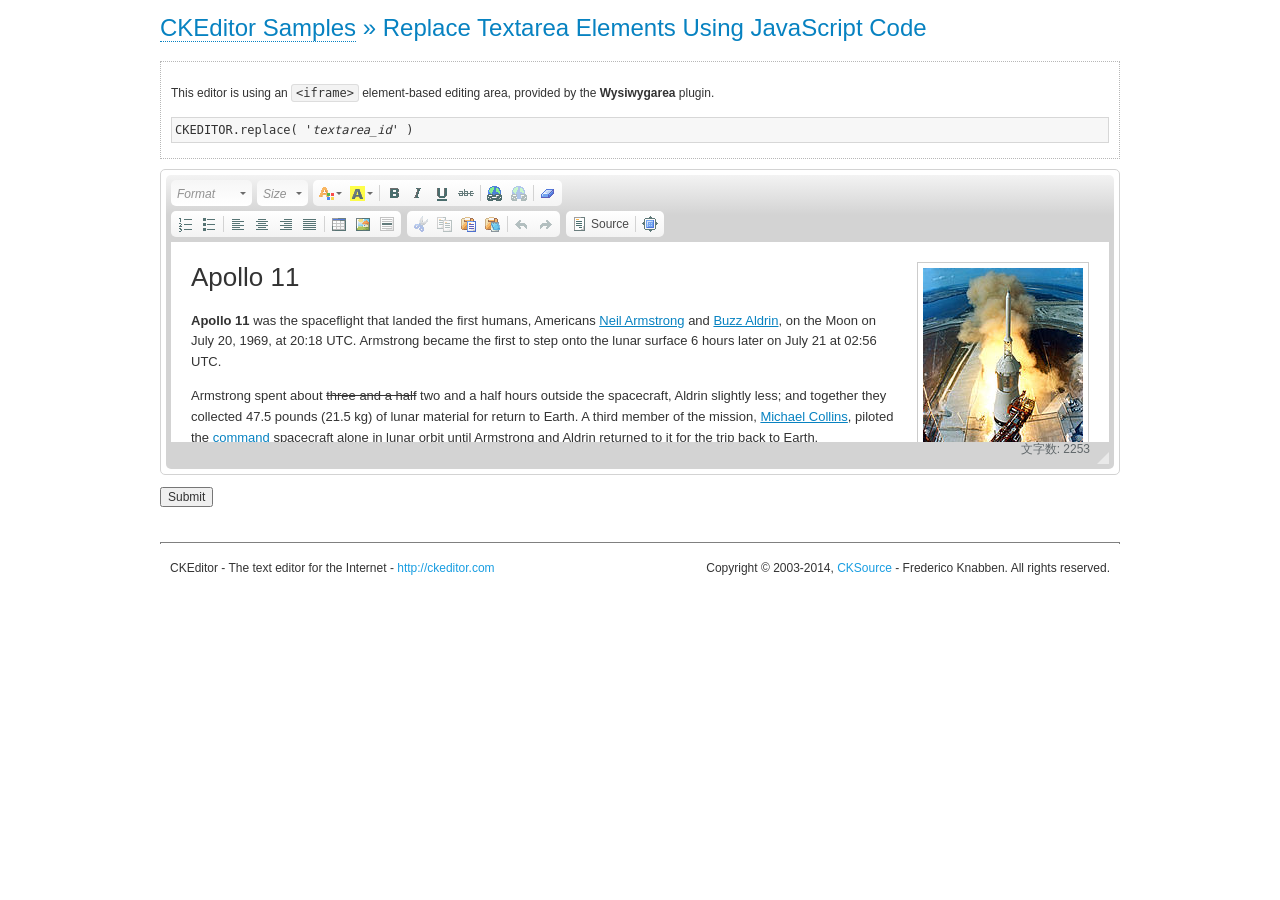
<file: kijikaku/_sys/js/ckeditor/samples/replacebycode.html>
<!DOCTYPE html>
<!--
Copyright (c) 2003-2014, CKSource - Frederico Knabben. All rights reserved.
For licensing, see LICENSE.md or http://ckeditor.com/license
-->
<html>
<head>
	<meta charset="utf-8">
	<title>Replace Textarea by Code &mdash; CKEditor Sample</title>
	<script src="../ckeditor.js"></script>
	<link href="sample.css" rel="stylesheet">
</head>
<body>
	<h1 class="samples">
		<a href="index.html">CKEditor Samples</a> &raquo; Replace Textarea Elements Using JavaScript Code
	</h1>
	<form action="sample_posteddata.php" method="post">
		<div class="description">
			<p>
				This editor is using an <code>&lt;iframe&gt;</code> element-based editing area, provided by the <strong>Wysiwygarea</strong> plugin.
			</p>
<pre class="samples">
CKEDITOR.replace( '<em>textarea_id</em>' )
</pre>
		</div>
		<textarea cols="80" id="editor1" name="editor1" rows="10">
			&lt;h1&gt;&lt;img alt=&quot;Saturn V carrying Apollo 11&quot; class=&quot;right&quot; src=&quot;assets/sample.jpg&quot;/&gt; Apollo 11&lt;/h1&gt; &lt;p&gt;&lt;b&gt;Apollo 11&lt;/b&gt; was the spaceflight that landed the first humans, Americans &lt;a href=&quot;http://en.wikipedia.org/wiki/Neil_Armstrong&quot; title=&quot;Neil Armstrong&quot;&gt;Neil Armstrong&lt;/a&gt; and &lt;a href=&quot;http://en.wikipedia.org/wiki/Buzz_Aldrin&quot; title=&quot;Buzz Aldrin&quot;&gt;Buzz Aldrin&lt;/a&gt;, on the Moon on July 20, 1969, at 20:18 UTC. Armstrong became the first to step onto the lunar surface 6 hours later on July 21 at 02:56 UTC.&lt;/p&gt; &lt;p&gt;Armstrong spent about &lt;s&gt;three and a half&lt;/s&gt; two and a half hours outside the spacecraft, Aldrin slightly less; and together they collected 47.5 pounds (21.5&amp;nbsp;kg) of lunar material for return to Earth. A third member of the mission, &lt;a href=&quot;http://en.wikipedia.org/wiki/Michael_Collins_(astronaut)&quot; title=&quot;Michael Collins (astronaut)&quot;&gt;Michael Collins&lt;/a&gt;, piloted the &lt;a href=&quot;http://en.wikipedia.org/wiki/Apollo_Command/Service_Module&quot; title=&quot;Apollo Command/Service Module&quot;&gt;command&lt;/a&gt; spacecraft alone in lunar orbit until Armstrong and Aldrin returned to it for the trip back to Earth.&lt;/p&gt; &lt;h2&gt;Broadcasting and &lt;em&gt;quotes&lt;/em&gt; &lt;a id=&quot;quotes&quot; name=&quot;quotes&quot;&gt;&lt;/a&gt;&lt;/h2&gt; &lt;p&gt;Broadcast on live TV to a world-wide audience, Armstrong stepped onto the lunar surface and described the event as:&lt;/p&gt; &lt;blockquote&gt;&lt;p&gt;One small step for [a] man, one giant leap for mankind.&lt;/p&gt;&lt;/blockquote&gt; &lt;p&gt;Apollo 11 effectively ended the &lt;a href=&quot;http://en.wikipedia.org/wiki/Space_Race&quot; title=&quot;Space Race&quot;&gt;Space Race&lt;/a&gt; and fulfilled a national goal proposed in 1961 by the late U.S. President &lt;a href=&quot;http://en.wikipedia.org/wiki/John_F._Kennedy&quot; title=&quot;John F. Kennedy&quot;&gt;John F. Kennedy&lt;/a&gt; in a speech before the United States Congress:&lt;/p&gt; &lt;blockquote&gt;&lt;p&gt;[...] before this decade is out, of landing a man on the Moon and returning him safely to the Earth.&lt;/p&gt;&lt;/blockquote&gt; &lt;h2&gt;Technical details &lt;a id=&quot;tech-details&quot; name=&quot;tech-details&quot;&gt;&lt;/a&gt;&lt;/h2&gt; &lt;table align=&quot;right&quot; border=&quot;1&quot; bordercolor=&quot;#ccc&quot; cellpadding=&quot;5&quot; cellspacing=&quot;0&quot; style=&quot;border-collapse:collapse;margin:10px 0 10px 15px;&quot;&gt; &lt;caption&gt;&lt;strong&gt;Mission crew&lt;/strong&gt;&lt;/caption&gt; &lt;thead&gt; &lt;tr&gt; &lt;th scope=&quot;col&quot;&gt;Position&lt;/th&gt; &lt;th scope=&quot;col&quot;&gt;Astronaut&lt;/th&gt; &lt;/tr&gt; &lt;/thead&gt; &lt;tbody&gt; &lt;tr&gt; &lt;td&gt;Commander&lt;/td&gt; &lt;td&gt;Neil A. Armstrong&lt;/td&gt; &lt;/tr&gt; &lt;tr&gt; &lt;td&gt;Command Module Pilot&lt;/td&gt; &lt;td&gt;Michael Collins&lt;/td&gt; &lt;/tr&gt; &lt;tr&gt; &lt;td&gt;Lunar Module Pilot&lt;/td&gt; &lt;td&gt;Edwin &amp;quot;Buzz&amp;quot; E. Aldrin, Jr.&lt;/td&gt; &lt;/tr&gt; &lt;/tbody&gt; &lt;/table&gt; &lt;p&gt;Launched by a &lt;strong&gt;Saturn V&lt;/strong&gt; rocket from &lt;a href=&quot;http://en.wikipedia.org/wiki/Kennedy_Space_Center&quot; title=&quot;Kennedy Space Center&quot;&gt;Kennedy Space Center&lt;/a&gt; in Merritt Island, Florida on July 16, Apollo 11 was the fifth manned mission of &lt;a href=&quot;http://en.wikipedia.org/wiki/NASA&quot; title=&quot;NASA&quot;&gt;NASA&lt;/a&gt;&amp;#39;s Apollo program. The Apollo spacecraft had three parts:&lt;/p&gt; &lt;ol&gt; &lt;li&gt;&lt;strong&gt;Command Module&lt;/strong&gt; with a cabin for the three astronauts which was the only part which landed back on Earth&lt;/li&gt; &lt;li&gt;&lt;strong&gt;Service Module&lt;/strong&gt; which supported the Command Module with propulsion, electrical power, oxygen and water&lt;/li&gt; &lt;li&gt;&lt;strong&gt;Lunar Module&lt;/strong&gt; for landing on the Moon.&lt;/li&gt; &lt;/ol&gt; &lt;p&gt;After being sent to the Moon by the Saturn V&amp;#39;s upper stage, the astronauts separated the spacecraft from it and travelled for three days until they entered into lunar orbit. Armstrong and Aldrin then moved into the Lunar Module and landed in the &lt;a href=&quot;http://en.wikipedia.org/wiki/Mare_Tranquillitatis&quot; title=&quot;Mare Tranquillitatis&quot;&gt;Sea of Tranquility&lt;/a&gt;. They stayed a total of about 21 and a half hours on the lunar surface. After lifting off in the upper part of the Lunar Module and rejoining Collins in the Command Module, they returned to Earth and landed in the &lt;a href=&quot;http://en.wikipedia.org/wiki/Pacific_Ocean&quot; title=&quot;Pacific Ocean&quot;&gt;Pacific Ocean&lt;/a&gt; on July 24.&lt;/p&gt; &lt;hr/&gt; &lt;p style=&quot;text-align: right;&quot;&gt;&lt;small&gt;Source: &lt;a href=&quot;http://en.wikipedia.org/wiki/Apollo_11&quot;&gt;Wikipedia.org&lt;/a&gt;&lt;/small&gt;&lt;/p&gt;
		</textarea>
		<script>

			// This call can be placed at any point after the
			// <textarea>, or inside a <head><script> in a
			// window.onload event handler.

			// Replace the <textarea id="editor"> with an CKEditor
			// instance, using default configurations.

			CKEDITOR.replace( 'editor1' );

		</script>
		<p>
			<input type="submit" value="Submit">
		</p>
	</form>
	<div id="footer">
		<hr>
		<p>
			CKEditor - The text editor for the Internet - <a class="samples" href="http://ckeditor.com/">http://ckeditor.com</a>
		</p>
		<p id="copy">
			Copyright &copy; 2003-2014, <a class="samples" href="http://cksource.com/">CKSource</a> - Frederico
			Knabben. All rights reserved.
		</p>
	</div>
</body>
</html>
</file>
<file: css/styles.css>
@charset "UTF-8";
@import "base.css";
@import "fonts.css";
@import url('https://fonts.googleapis.com/css2?family=M+PLUS+Rounded+1c:wght@300;400;500;700;800;900&family=Roboto:wght@500;700&display=swap');
@import url('https://fonts.googleapis.com/css2?family=Caveat:wght@400;500;600;700&family=M+PLUS+Rounded+1c:wght@300;400;500;700;800;900&family=Roboto:wght@500;700&display=swap');

/*==========================================================================*/
/*                                                                          */
/*    base.css  --> スタイルの初期設定を行うため、変更しないで下さい。      */
/*    fonts.css --> フォントの初期設定を行うため、変更しないで下さい。      */
/*                                                                          */
/*==========================================================================*/

/*==========================================================================*/
/*                           Common-Setting                                 */
/*==========================================================================*/
/* 基本タグのフォントサイズを指定（12px -> 120% or 1.2em ） */
h1,
h2,
h3,
h4,
h5,
h6,
input,
button,
textarea,
select,
p,
blockquote,
th,
td,
pre,
address,
li,
dt,
dd {
  font-size: 150%;
  -webkit-text-size-adjust: none;
  font-weight: 400;
  letter-spacing: 0.05em;
}

a {
  transition: all ease 0.5s;
  text-decoration: none;
  color: var(--txt);
}

img {
  vertical-align: middle;
  max-width: 100%;
  flex-shrink: 0;
  height: auto;
}

*,
::before,
::after {
  box-sizing: border-box;
  outline: none;
}

select {
  visibility: visible !important;
}

a[href^="tel:"] {
  word-break: keep-all;
}

/*==========================================================================*/
/*                               Container                                  */
/*==========================================================================*/
html {
  background: #fff
}

body {
  color: var(--txt);
  -webkit-text-size-adjust: none;
  min-width: 320px;
  font-family: var(--f-nts);
}

body.ov_hidden {
  overflow: hidden;
}

table {
  width: 100%
}

h1,
h2,
h3,
h4,
h5,
h6 {
  line-height: 1.5;
}

p,
dd,
dt,
li,
th,
td,
address {
  line-height: 2em;
  letter-spacing: 0;
}

p {
  margin: 0 0 1.25em;
}

p:last-child {
  margin-bottom: 0
}

:root {
  /* FONT SITE */
  --txt: #333333;
  /* COLOR TEXT */
  --mcolor: #52B88C;
  /* MAIN COLOR  */
  --scolor: #999999;
  /* SUB COLOR */
  --site_size: 1230px;
  /* SIZE WRAPPER */

  /* CUSTOM COLOR */
  --gradient: 0deg, #5DC1CF 18%, #CBE097 37.5319%, #FFEA00 74.2393%, #F5AC3C 100%;
  --shadow: 4px 4px 0 rgb(130 59 34 / 20%);
  --btn_color: #1A854D;
  --blue: blue;
  --gray: #e9e9e9;
  --red: red;
  --pink: #ED8599;
  --yellow: #FFEB00;
  --orange: #F5AC3C;
  --f-nts: 'Noto Sans JP', sans-serif;
  --f-plus: 'M PLUS Rounded 1c', sans-serif;
  --f-cv: 'Caveat', cursive;
}

#wrapper {
  min-width: var(--site_size);
  overflow: hidden;
  margin: 0 auto
}

.inner {
  width: var(--site_size);
  margin: 0 auto;
  position: relative;
  max-width: 100%;
  padding: 0 15px;
}

.container {
  width: 2000px;
  margin: 0 auto;
  position: relative;
  max-width: 100%;
}


/*==========================================================
                      C U S T O M 
==========================================================*/
.flex_wrap {
  display: flex;
  flex-wrap: wrap
}

.flex_center {
  display: flex;
  justify-content: center;
  align-items: center;
}

.flex_between {
  display: flex;
  justify-content: space-between;
}

.flex_align {
  display: flex;
  align-items: center;
  justify-content: space-between
}

.flex_col {
  display: flex;
  flex-direction: column;
}

.flex_col_center {
  display: flex;
  justify-content: center;
  align-items: center;
  flex-direction: column;
}

.fixed {
  position: fixed;
}

.posr {
  position: relative
}

.bold {
  font-weight: bold;
}

.center {
  text-align: center
}

.left {
  text-align: left
}

.right {
  text-align: right
}

.auto {
  margin-left: auto;
  margin-right: auto;
}

.red {
  color: var(--red);
}

.txt_line {
  text-decoration: underline;
}

.m0a {
  display: block;
  margin: 0 auto;
}

.f_big {
  font-size: 250%;
}

.f_sm {
  font-size: 60%;
}

.color_m {
  color: var(--mcolor);
}

.color_yl {
  color: var(--yellow);
}

.color_or {
  color: var(--orange);
}

.color_pink {
  color: var(--pink);
}

.bg_m {
  background-color: var(--mcolor) !important;
}

.bg_yl {
  background-color: var(--yellow) !important;
}

.bg_or {
  background-color: var(--orange) !important;
}

.bg_pink {
  background-color: var(--pink) !important;
}

/*==========================================================
                       H E A D E R
==========================================================*/
header {
  position: relative;
  z-index: 99;
}

h1 {
  position: relative;
  top: 35px;
  transition: all ease .5s;
}

.h_box {
  width: 100%;
  position: fixed;
  background-color: transparent;
  transition: all .5 ease-in;

}

.h_inner {
  width: 2000px;
  padding: 16px 47px 0 52px;
  display: flex;
  justify-content: space-between;
  align-items: center;
  height: 100%;
  margin: 0 auto;
  max-width: 100%;
}

.h_contact {
  display: flex;
  align-items: center;
}

.h_contact_text {
  font-size: 14.58px;
  line-height: 1.7em;
  margin-top: 16px;
  margin-right: 25px;
}

.h_contact_social {
  display: flex;
  align-items: center;
  margin: 7px 14px 0 0;
}

.h_contact_social li a {
  width: 54px;
  height: 54px;
  border: 3px solid var(--txt);
  border-radius: 50%;
  margin-right: 7px;
  margin-top: 4px;
}

.h_contact>p {
  margin-bottom: 0;
}


.h_contact_mail {
  margin-left: 9px;
  margin-right: 4px;
}

.h_contact_mail a,
.ft_info_mail a {
  color: #FFF;
  font-weight: 500;
  text-align: center;
  background-color: var(--pink);
  display: flex;
  justify-content: center;
  align-items: center;
  width: 250px;
  height: 70px;
  position: relative;
  border-radius: 35px;
  box-shadow: var(--shadow);
  transition: transform ease 0.5s;
}

.h_contact_mail a span,
.sp_contact .sp_contact_mail a span,
.ft_info_mail a span {
  position: relative;
  z-index: 2;
  font-size: 18px;
  display: inline-block;
  padding-left: 35px;
  padding-right: 15px;
  padding-top: 5px;
  letter-spacing: 0.05em;
}

.h_contact_mail a span::before,
.sp_contact .sp_contact_mail a span:before,
.ft_info_mail a span::before {
  content: '';
  position: absolute;
  width: 24px;
  height: 18px;
  left: 4px;
  top: calc(50% - 8px);
  background: url(../images/ic_h_mail.png) no-repeat center /cover;
}

.h_contact_mail a span::after,
.sp_contact .sp_contact_mail a span::after,
.ft_info_mail a span::after {
  content: '';
  position: absolute;
  width: 15px;
  height: 16px;
  right: -12px;
  top: calc(50% - 7px);
  background: url(../images/ic_btn_ar.png) no-repeat center /cover;
}

.h_contact_tel {
  margin-right: 15px;
}

.h_contact_tel a,
.ft_info_tel a {
  font-size: 31px;
  color: var(--mcolor);
  font-weight: 500;
  position: relative;
  top: 6px;
  line-height: 1.5em;
  letter-spacing: -0.042em;
  text-align: left;
}

.h_contact_tel .time,
.ft_info_tel .time {
  font-size: 14px;
  display: block;
  line-height: 1.7;
  text-align: left;
  padding-left: 6px;
}


/* HAMBUGER BUTTON */
.hamburger {
  font: inherit;
  display: block;
  overflow: visible;
  margin: 0;
  padding: 10px 8px 5px;
  cursor: pointer;
  transition-timing-function: linear;
  transition-duration: .15s;
  transition-property: opacity, filter;
  text-transform: none;
  color: inherit;
  border: 0
}

.hamburger-box {
  position: relative;
  display: inline-block;
  width: 35px;
  height: 24px
}

.hamburger-inner {
  top: 50%;
  display: block;
  margin-top: -2px
}

.hamburger-inner,
.hamburger-inner::after,
.hamburger-inner::before {
  position: absolute;
  width: 35px;
  height: 2px;
  transition-timing-function: ease;
  transition-duration: .15s;
  transition-property: transform;
  border-radius: 4px;
  background-color: #000;
}

.hamburger-inner::after,
.hamburger-inner::before {
  display: block;
  content: "";
}

.hamburger-inner::before {
  top: -10px
}

.hamburger-inner::after {
  bottom: -10px
}

.hamburger--3dxy .hamburger-box {
  perspective: 80px
}

.hamburger--3dxy .hamburger-inner {
  transition: transform .15s cubic-bezier(0.645, 0.045, 0.355, 1), background-color 0 cubic-bezier(0.645, 0.045, 0.355, 1) .1s
}

.hamburger--3dxy .hamburger-inner::after,
.hamburger--3dxy .hamburger-inner::before {
  transition: transform 0 cubic-bezier(0.645, 0.045, 0.355, 1) .1s
}

.hamburger--3dxy.is_active .hamburger-inner {
  transform: rotateX(180deg) rotateY(180deg);
  background-color: transparent !important
}

.hamburger--3dxy.is_active .hamburger-inner::before {
  transform: translate3d(0, 10px, 0) rotate(45deg)
}

.hamburger--3dxy.is_active .hamburger-inner::after {
  transform: translate3d(0, -10px, 0) rotate(-45deg)
}

.hamburger--3dxy-r .hamburger-box {
  perspective: 80px
}

.hamburger--3dxy-r .hamburger-inner {
  transition: transform .15s cubic-bezier(0.645, 0.045, 0.355, 1), background-color 0 cubic-bezier(0.645, 0.045, 0.355, 1) .1s
}

.hamburger--3dxy-r .hamburger-inner::after,
.hamburger--3dxy-r .hamburger-inner::before {
  transition: transform 0 cubic-bezier(0.645, 0.045, 0.355, 1) .1s
}

.hamburger--3dxy-r.is_active .hamburger-inner {
  transform: rotateX(180deg) rotateY(180deg) rotate(-180deg);
  background-color: transparent !important
}

.hamburger--3dxy-r.is_active .hamburger-inner::before {
  transform: translate3d(0, 10px, 0) rotate(45deg)
}

.hamburger--3dxy-r.is_active .hamburger-inner::after {
  transform: translate3d(0, -10px, 0) rotate(-45deg)
}

/*==========================================================
                  M A I N    V I S U A L
==========================================================*/

main {
  position: relative;
  padding-top: 224px;
}

.mv {
  position: relative;
  padding: 0;
  max-width: 2000px;
  margin: 0 auto;
}

.mv::before {
  content: "";
  position: absolute;
  top: -987px;
  right: -360px;
  width: 1752px;
  height: 1206px;
  background: url(../images/main_visual_img02.png) center / cover no-repeat;
  z-index: -1;
}


.mv .inner::before {
  content: "";
  position: absolute;
  left: -274px;
  top: -32px;
  background: url(../images/main_visual_img01_1.png) center / cover no-repeat;
  width: 390px;
  height: 340px;
  z-index: -1;
}



.mv_bg {
  position: relative;
}

.mv_bg {
  width: 100%;
  height: 680px;
  position: relative;
  z-index: 6;
}

.mv_bg::before {
  content: "";
  position: absolute;
  left: -216px;
  bottom: 155px;
  background: url(../images/main_visual_img01_2.png) center / cover no-repeat;
  width: 300px;
  height: 184px;
  z-index: 1;
}

.mv_bg::after {
  content: "";
  position: absolute;
  right: -171px;
  top: -35px;
  background: url(../images/main_visual_img01_5.png) center / cover no-repeat;
  width: 418px;
  height: 326px;
  z-index: 1;
}

.mv_txt {
  width: 100%;
  height: auto;
}

.mv_txt::before {
  content: "";
  position: absolute;
  left: -145px;
  top: -105px;
  background: url(../images/main_visual_img01_3.png) center / cover no-repeat;
  width: 476px;
  height: 374px;
  z-index: -1;
}

.mv_txt h2 {
  font-size: 40px;
  font-weight: 500;
  text-align: left;
  letter-spacing: -0.01em;
  font-family: var(--f-plus);
}

.mv .timeSheet {
  height: auto;
  z-index: 10;
}

.timeSheet_pic {
  margin-bottom: 0;
}

.timeSheet_text {
  font-size: 14px;
  text-align: left;
  font-weight: 500;
  line-height: 1.5em;
  padding-left: 38px;
  position: relative;
  top: -15px;
}

/*==========================================================
                M A I N    C O N T E N T
==========================================================*/
/* DEFAULT TITLE */

.ja {
  font-family: var(--f-plus);
}

.en {
  font-family: var(--f-cv);
}

.ja .text {
  letter-spacing: -0.05em;
}


.title {
  text-align: center;
  font-weight: 500;
}

.sub_title {
  font-size: 40px;
  font-weight: 600;
  letter-spacing: -0.01em;
  line-height: 1.45em;
  margin-bottom: 22px;
}

.title.gradient {
  font-size: 40px;
  position: relative;
  margin: 0 auto;
}

.title.gradient .en {
  position: absolute;
  background: -webkit-linear-gradient(0deg, #5DC1CF 18%, #CBE097 37.5319%, #FFEA00 74.2393%, #F5AC3C 100%);
  background-clip: text;
  -webkit-background-clip: text;
  -webkit-text-fill-color: transparent;
  padding-right: 15px;
  transform: rotate(350deg);
}

.dect {
  letter-spacing: 0.03em;
  width: 100%;
}


/* DEFAUTL NAME BUTTON */
.btn a {
  width: 200px;
  height: 48px;
  border-radius: 24px;
  display: flex;
  justify-content: center;
  align-items: center;
  background: url(../images/ic_btn_ar.png) no-repeat right 28px center / 15px var(--btn_color);
  font-size: 16px;
  color: #fff;
  text-decoration: none;
  box-shadow: var(--shadow);
  font-family: var(--f-plus);
  font-weight: 500;
  letter-spacing: -0.05em;
  padding-right: 11px;
  border: 2px solid transparent;
}

.btn.center a {
  margin-left: auto;
  margin-right: auto;
}

section {
  padding: 40px 0 0;
}

.sc_temp .block {
  width: 1366px;
  padding: 0 15px;
  margin: 0 auto;
  position: relative;
}

.sc_temp .title.gradient {
  letter-spacing: 0px;
  margin-bottom: 20px;
}

.sc_temp .title.gradient .en {
  font-size: 200%;
  position: relative;
  line-height: 1.25em;
}

.sc_temp .dect {
  max-width: 684px;
  margin: 0 auto;
}

.sc_temp ul {
  max-width: 1220px;
  margin: 0 auto;
}

.sc_temp li {
  transition: all ease 0.5s;
  cursor: pointer;
  padding: 10px;
  border-radius: 4px;
}

.sc_temp li:hover {
  border-radius: 8px;
  transform: translate3d(0px, -10px, 10px);
  background-color: #fff;
}

.sc_temp li .pic {
  margin-bottom: 12px;
  display: flex;
  justify-content: center;
  align-items: center;
  background-color: #fff;
  border-radius: 8px;
  height: 200px;
  overflow: hidden;
}

.sc_temp li .badge {
  font-size: 13px;
  color: #fff;
  width: 84px;
  height: 25px;
  margin-right: 13px;
  border-radius: 13px;
  line-height: 2em;
  letter-spacing: 0.05em;
  text-align: center;
}

.sc_temp li .top,
.sc_temp li .bt {
  letter-spacing: -0.05em;
  font-weight: 600;
}

.sc_temp li .top {
  display: flex;
  align-items: center;
  margin-bottom: 7px;
}

.sc_temp li .bt {
  font-size: 16px;
  text-align: left;
  line-height: 1.7em;
}

.sc_temp_btn a {
  margin: 0 auto;
  margin-top: 30px;
}

.sc_temp .slick-dots li button::before {
  color: var(--mcolor);
  font-size: 10px;
}
.slick-dots li.slick-active button::before {
  color: var(--btn_color);
}

/* use private */
/*==================== SEC01 ===================*/
.sec01 .inner::before {
  content: "";
  position: absolute;
  right: -115px;
  bottom: -147px;
  width: 134px;
  height: 200px;
  background: url(../images/sec01_img04.png) center / cover no-repeat;
}

.sec01 .container::before {
  content: "";
  position: absolute;
  top: 106px;
  left: 0;
  width: 100%;
  height: 614px;
  background: url(../images/sec01_img01.png) center / cover no-repeat;
}

.sec01 .title::before {
  content: "";
  position: absolute;
  left: -99px;
  top: 16px;
  background: url(../images/sec01_img03.png) center / cover no-repeat;
  width: 328px;
  height: 172px;
}

.sec01 .en {
  font-size: 232.5%;
  left: calc(50% - 278px);
  top: -66px;
  letter-spacing: 0.03em;
}

.sec01 .num {
  font-size: 60px;
  letter-spacing: 0em;
  line-height: 0.03em;
}

.sec01 .f_big {
  font-size: 167%;
  letter-spacing: -0.06em;
  line-height: 1.056em;
}

.sec01 .text {
  display: block;
  line-height: 1.45em;
  margin-top: -12px;
}

.sec01 .map {
  border: 4px solid #fff;
  overflow: hidden;
}

.sec01 .map_note {
  margin-top: 8px;
  padding-left: 30px;
  position: relative;
  margin-bottom: 22px;
  text-align: left;
}

.sec01 .map_note::before {
  content: "";
  position: absolute;
  left: 2px;
  top: 1px;
  width: 17px;
  height: 30px;
  background: url(../images/ic_map.png) center / cover no-repeat;
}

.sec01 .right .btn {
  padding-right: 5px;
}

.sec01 .right .btn a {
  margin: 0 auto;
  width: 270px;
  background: url(../images/ic_btn_ar.png) no-repeat right 20px center / 15px var(--btn_color);
}

.sec01 .right .btn a:hover {
  background: url(../images/ic_btn_ar_black.svg) no-repeat right 20px center / 15px;

}


/*==================== SEC02 ===================*/
.sec02 {
  padding: 184px 0 0;
}

.sec02 .en {
  font-size: 157.5%;
  top: -60px;
  left: calc(50% - 137px);
}

.sec02 .list {
  width: 100%;
  margin: 32px 0 72px;
}

.sec02 .item {
  background-color: #fff;
  box-shadow: var(--shadow);
  border-radius: 20px;
  overflow: hidden;
  display: flex;
  justify-content: space-between;
  width: 380px;
  height: 200px;
  transition: all ease 0.5s;
  z-index: 2;
  position: relative;
}

.sec02 .item a {
  position: absolute;
  top: 0;
  left: 0;
  width: 100%;
  height: 100%;
  display: block;
}

.sec02 .item .pic {
  margin-bottom: 0;
}

.sec02 .item .content {
  flex: 1;
  padding: 30px 10px 20px 30px;
  display: flex;
  flex-direction: column;
  justify-content: space-between;
}

.sec02 .item .sub_text {
  font-size: 13px;
  line-height: 1.9em;
  width: 84px;
  height: 26px;
  color: #fff;
  border-radius: 13px;
  margin: 0 0 13px 4px;
}

.sec02 .item .text {
  font-size: 16px;
  line-height: 1.56em;
  text-align: left;
  margin: 0px 0 0px;
  letter-spacing: -0.06em;
  font-weight: 600;
}

.sec02 .item .quantity {
  font-size: 13px;
  font-weight: 600;
  margin-bottom: 0;
  font-family: var(--f-plus);
}

.sec02 .btn a {
  margin: 0 auto;
}

/*==================== SEC03 ===================*/
.sec03 .inner {
  z-index: 3;
}

.sec03 .container {
  overflow: hidden;
}

.sec03_top,
.sec03_center,
.sec03_bt {
  position: relative;
}

.sec03_top::before {
  content: "";
  position: absolute;
  left: -431px;
  top: 161px;
  background: url(../images/sec03_img01.png) center / cover no-repeat;
  width: 2458px;
  height: 1836px;
}

.sec03_center::before {
  content: "";
  position: absolute;
  right: -290px;
  top: -484px;
  background: url(../images/sec03_img02.png) center / cover no-repeat;
  width: 2520px;
  height: 1714px;
  z-index: 2;
}

/*  sec03_top */

.sec03_top .title.gradient {
  font-size: 26px;
  text-align: left;
  font-weight: bold;
  padding-top: 190px;
  position: relative;
}

.sec03_top .title.gradient::before {
  content: "";
  position: absolute;
  left: 236px;
  top: 28px;
  background: url(../images/ic_elphant_yl.png) center / cover no-repeat;
  width: 318px;
  height: 190px;
}

.sec03_top .en {
  font-size: 423%;
  left: -138px;
  bottom: 18px;
}

.sec03_top .ja .text {
  line-height: 2.2em;
}

.sec03_top .block_01 {
  display: flex;
  margin-top: 45px;
  position: relative;
  z-index: 2;
}

.sec03_top .left,
.sec03_top .right {
  position: relative;
}

.sec03_top .block_01 .left::before {
  content: "";
  position: absolute;
  left: -158px;
  bottom: -144px;
  background: url(../images/sec03_img01_1.png) center / cover no-repeat;
  width: 242px;
  height: 242px;
  z-index: -1;
}

.sec03_top .left .char_01 {
  margin-left: -21px;
  margin-right: 0;
}

.sec03_top .left .char_02 {
  letter-spacing: -1em;
}

.sec03_top .left .text {
  font-size: 40px;
  font-weight: 600;
  letter-spacing: -0.01em;
  line-height: 1.5em;
  margin-bottom: 20px;
}
/*  sec03_center */

.sec03_center .title {
  color: #fff;
  padding-top: 232px;
}

.sec03_center .ja {
  font-weight: 500;
}

.sec03_center .text_top {
  font-size: 40px;
  margin-bottom: 12px;
  line-height: 1.45em;
  position: relative;
}

.sec03_center .text_top::before {
  content: "";
  position: absolute;
  left: -206px;
  top: -115px;
  background: url(../images/sec03_img04.png) center / cover no-repeat;
  width: 218px;
  height: 156px;
}

.sec03_center .text_bottom {
  font-size: 70px;
  line-height: 0.8em;
  letter-spacing: 0.04em;
  display: inline-block;
  padding-left: 14px;
  position: relative;
}

.sec03_center .text_bottom::before {
  content: "";
  position: absolute;
  left: -51px;
  top: -2px;
  background: url(../images/sec03_img05.png) center / cover no-repeat;
  width: 40px;
  height: 100px;
}

.sec03_center .text_bottom::after {
  content: "";
  position: absolute;
  right: -47px;
  top: -2px;
  background: url(../images/sec03_img05.png) center / cover no-repeat;
  width: 40px;
  height: 100px;
  transform: rotate(180deg);
}

.sec03_center .text_bottom .color_yl {
  font-size: 164%;
  line-height: 0.5em;
}

/*  sec03_bt */
.sec03_bt::before {
  content: "";
  position: absolute;
  left: -506px;
  top: 63px;
  background: url(../images/sec03_img03.png) center / cover no-repeat;
  width: 2840px;
  height: 1788px;
}

.sec03_bt .content {
  width: 1366px;
  margin: 0 auto;
  padding: 76px 0 40px;
  display: flex;
  z-index: 2;
  position: relative;

}

.sec03_bt .content::before {
  content: "";
  position: absolute;
  transform: translate(-50%, -50%);
  left: calc(50% - 2px);
  top: calc(42% - 5px);
  background: url(../images/sec03_bottom08.png) center / cover no-repeat;
  width: 262px;
  height: 1054px;
}

.sec03_bt .content .left,
.sec03_bt .content .right {
  width: 50%;
}

.sec03_bt .item {
  width: 100%;
  margin-bottom: 60px;
}

.sec03_bt .item.it_01 {
  position: relative;
}

.sec03_bt .item.it_01::before {
  content: "";
  position: absolute;
  left: -74px;
  top: -42px;
  background: url(../images/ic_gecko_wh.png) center / cover no-repeat;
  width: 260px;
  height: 160px;
}

.sec03_bt .it_03 .pic {
  position: relative;
  left: 17px;
  top: -44px;
}

.sec03_bt .it_04 {
  margin-bottom: 74px;
}

.sec03_bt .it_04 .pic {
  position: relative;
  right: -140px;
  top: -2px;
}

.sec03_bt .item .top {
  position: relative;
}

.sec03_bt .right .item .top,
.sec03_bt .right .item .bottom {
  float: right;
}

.sec03_bt .top .title {
  position: absolute;
  width: 280px;
  height: 280px;
  border-radius: 50%;
  font-size: 50px;
  color: #fff;
}

.sec03_bt .left .top .title {
  right: -12px;
  top: 43px;
}

.sec03_bt .right .top .title {
  left: -100px;
  top: 0px;
}

.sec03_bt .right .it_06 .top .title {
  top: 10px;
  padding-right: 27px;
}

.sec03_bt .top .title::before {
  content: "";
  position: absolute;
  background: url(../images/sec03_bottom07.png) center / cover no-repeat;
  width: 58px;
  height: 50px;
}

.sec03_bt .left .top .title::before {
  right: 18px;
  top: 6px;
}

.sec03_bt .right .top .title::before {
  left: -5px;
  top: 39px;
  transform: rotate(265deg);
}

.sec03_bt .it_02 .top .title::before {
  right: 4px;
  top: 19px;
  transform: rotate(9deg);
}

.sec03_bt .top .en {
  font-size: 76%;
  color: rgba(255, 255, 255, .5);
  position: absolute;
  top: 7px;
  left: 60px;
  transform: rotate(350deg);
  letter-spacing: 0.04em;
}

.sec03_bt .it_02 .top .en {
  left: 97px;
  top: 12px;
}

.sec03_bt .it_05 .top .en {
  top: 12px;
}

.sec03_bt .top .ja {
  line-height: 1.624em;
  position: relative;
  top: 19px;
  margin-bottom: 11px;
}

.sec03_bt .it_02 .top .ja {
  top: 24px;
  margin-bottom: 30px;
}

.sec03_bt .it_05 .top .ja {
  margin-bottom: 30px;
  top: 33px;
}

.sec03_bt .it_06 .top .ja {
  top: 35px;
  left: 14px;
  margin-bottom: 26px;
}

.sec03_bt .bottom .dect {
  color: #fff;
  text-align: left;
}

.sec03_bt .bottom .btn a {
  margin: 0 auto;
}

/*==================== SEC04 ===================*/
.sec04 {
  padding: 55px 0 0 0;
  position: relative;

}

.sec04::before {
  content: "";
  position: absolute;
  top: -170px;
  left: 0;
  background: url(../images/sec04_img01.png) no-repeat center;
  width: 100%;
  height: 3314px;
  z-index: -1;
}

.sec04 .block {
  background-color: #fff;
  border-radius: 100px;
  padding-top: 78px;
  padding-bottom: 150px;
  position: relative;
}

.sec04 .top {
  position: relative;
}

.sec04 .top .title {
  font-size: 46px;
  letter-spacing: 0.01em;
  line-height: 1.34em;
  padding-left: 102px;
  position: relative;
}

.sec04 .top .title::before {
  content: "";
  position: absolute;
  top: -125px;
  left: calc(50% - 75px);
  width: 150px;
  height: 150px;
  background-color: #fff;
  border-radius: 50%;
  z-index: -1;
}

.sec04 .top .title::after {
  content: "";
  position: absolute;
  left: calc(50% - 45px);
  top: -95px;
  background: url(../images/sec04_img08.png) center / cover no-repeat;
  width: 86px;
  height: 56px;
}

.sec04 .top .num {
  font-size: 250%;
  letter-spacing: 0.05em;
  line-height: 0.5em;
  position: absolute;
  left: 25px;
  top: -20px;
}

.sec04 .top .num::before {
  content: "";
  position: absolute;
  left: -22px;
  top: -41px;
  background: url(../images/sec04_img06.png) center / cover no-repeat;
  width: 54px;
  height: 54px;
}

.sec04 .top .list {
  width: 474px;
  height: 474px;
  left: 3px;
  margin-top: 109px;
  margin-bottom: 96px;
}

.sec04 .top .list .item_01 {
  top: -90px;
  left: calc(50% - 100px);
}

.sec04 .top .list .item_02 {
  top: 78px;
  right: -84px;
}

.sec04 .top .list .item_03 {
  bottom: -54px;
  right: -21px;
}

.sec04 .top .list .item_04 {
  bottom: -49px;
  left: -8px;
}

.sec04 .top .list .item_05 {
  top: 66px;
  left: -94px;
}

.sec04 .top .list .item_06 {
  top: calc(50% - 111px);
  left: calc(50% - 74px);
}

.sec04 .bottom {
  padding-top: 60px;
}

.sec04 .bottom h4{
  line-height: 2em;
}

.sec04 .bottom .title.gradient::before {
  content: "";
  position: absolute;
  left: 65px;
  top: 47px;
  background: url(../images/sec04_img10.png) center / cover no-repeat;
  width: 420px;
  height: 10px;
}

.sec04 .bottom .title.gradient::after {
  content: "";
  position: absolute;
  right: 53px;
  top: 40px;
  background: url(../images/sec04_img11.png) center / cover no-repeat;
  width: 420px;
  height: 10px;
}

.sec04 .bottom .en {
  font-size: 245%;
  position: relative;
  left: -4px;
}

.sec04 .bottom .ja {
  letter-spacing: -0.03em;
  display: block;
  margin-top: 20px;
  line-height: 1.4em;
}

.sec04 .bottom .content {
  display: flex;
}

.sec04 .bottom .content .left {
  position: relative;
  width: 40%;
}

.sec04 .bottom .content .right {
  width: 60%;
  position: relative;
}

.sec04 .bottom .content .right::before {
  content: "";
  position: absolute;
  right: -37px;
  bottom: -114px;
  background: url(../images/sec04_ic_duck.png) center / cover no-repeat;
  width: 138px;
  height: 212px;
}

.sec04 .bottom .item_06 {
  top: -77px;
  left: 158px;
}

.sec04 .bottom .item_07 {
  right: -84px;
  top: -3px;
}

.sec04 .bottom .item_08 {
  right: -108px;
  bottom: 133px;
}

.sec04 .bottom .item_09 {
  bottom: -58px;
  right: -14px;
}

.sec04 .bottom .item_10 {
  bottom: -59px;
  left: -4px;
}

.sec04 .bottom .item_11 {
  left: -98px;
  bottom: 125px;
}

.sec04 .bottom .item_12 {
  top: -10px;
  left: -55px;
}

.sec04 .bottom .item_13 {
  top: 120px;
  left: 94px;
}

/*==================== SEC05 ===================*/
.sec05 {
  position: relative;
}

.sec05:before {
  content: "";
  position: absolute;
  left: 0;
  top: 166px;
  background: url(../images/sec05_img02.png) center no-repeat;
  width: 100%;
  height: 890px;
}

.sec05 .container {
  overflow: hidden;
  padding-bottom: 100px;
}

.sec05_top,
.sec05_center,
.sec05_btn {
  position: relative;
}

.sec05_top::before {
  content: "";
  position: absolute;
  left: -150px;
  bottom: 4px;
  background: url(../images/sec05_img03.png) center / contain no-repeat;
  width: 2226px;
  height: 486px;
  z-index: 1;
}

.sec05 .content {
  width: 1366px;
  margin: 0 auto;
  position: relative;
}

.sec05 .title.gradient .en {
  font-size: 396%;
  line-height: 0;
  position: relative;
  left: -20px;
  top: 12px;
}

.sec05 .title.gradient .ja {
  letter-spacing: -0.02em;
  position: relative;
}

.sec05 .title.gradient .ja::before {
  content: "";
  position: absolute;
  bottom: -46px;
  left: -60px;
  background: url(../images/sec05_img01.png) center / cover no-repeat;
  width: 376px;
  height: 88px;
}

.sec05_top .block {
  position: relative;
  display: flex;
  padding-top: 125px;
  padding-left: 135px;
  justify-content: space-between;
  z-index: 2;
}

.sec05_top .left,
.sec05_top .right {
  position: relative;
}

.sec05_top .left::before {
  content: "";
  position: absolute;
  left: -93px;
  top: -93px;
  width: 368px;
  height: 352px;
  background: url(../images/sec05_img04.png) center / cover no-repeat;
  z-index: -1;
}

.sec05_top .left::after {
  content: "";
  position: absolute;
  left: -87px;
  bottom: -18px;
  background: url(../images/ic_elphant_yl.png) center / cover no-repeat;
  width: 318px;
  height: 190px;
  z-index: 2;
  transform: rotateY(180deg);
}

.sec05_top .left .dect {
  max-width: 634px;
}

.sec05_top .left .btn {
  margin-top: 40px;
}

.sec05_top .right {
  flex: 1;
}

.sec05_top .right::after {
  content: "";
  position: absolute;
  right: -126px;
  top: -65px;
  width: 622px;
  height: 414px;
  background: url(../images/sec05_img06.png) center / cover no-repeat;
  z-index: -1;
}

.sec05_center {
  position: relative;
}

.sec05_center::before {
  content: "";
  position: absolute;
  left: 0;
  top: -142px;
  background: url(../images/sec05_img07.png) center / cover no-repeat;
  width: 100%;
  height: 854px;
}

.sec05_center .content {
  padding-top: 106px;
  position: relative;
}

.sec05_center .content .box_text {
  content: "";
  position: absolute;
  top: -127px;
  left: 451px;
  z-index: 3;
}

.sec05_center .content>.pic {
  content: "";
  position: absolute;
}

.sec05_center .title {
  font-size: 60px;
  letter-spacing: -0.05em;
  line-height: 1.56em;
  position: relative;
  display: block;
}

.sec05_center .title .dif {
  position: absolute;
  font-size: 20px;
  bottom: 54px;
  left: 290px;
  letter-spacing: 0em;
}

.sec05_center .title.ttl_01 {
  margin-bottom: 0;
}

.sec05_center .title.ttl_02 {
  letter-spacing: 0em;
  line-height: 1em;
  margin-bottom: 20px;
}

.sec05_center .title .f_sm {
  font-size: 80%;
  letter-spacing: -0.07em;
}

.sec05_center .title.ttl_02 .f_sm {
  letter-spacing: -0.03em;
}

.sec05_center .btn {
  margin-top: 15px;
}

/* sec05_bt */
.sec05_bt {
  position: relative;
  padding-top: 157px;
}

.sec05_bt::before {
  content: "";
  position: absolute;
  left: 2px;
  top: 54px;
  background: url(../images/sec05_img13.png) center / cover no-repeat;
  width: 100%;
  height: 1236px;
}

.sec05_bt .title {
  font-size: 50px;
  line-height: 1.32em;
  color: #fff;
  margin-bottom: 17px;
  position: relative;
}

.sec05_bt .title::before {
  content: "";
  position: absolute;
  top: 70px;
  right: -52px;
  background: url(../images/ic_mouse_wh.png) center / cover no-repeat;
  width: 206px;
  height: 114px;
}

.sec05_bt .dect {
  color: #fff;
  max-width: 804px;
  margin: 0 auto;
}

.sec05_bt .list {
  display: flex;
  justify-content: space-between;
  width: 100%;
}

.sec05_bt .l_02 {
  position: relative;
}

.sec05_bt li {
  position: relative;
  display: inline-block;
  cursor: pointer;
  z-index: 6;
}

.sec05_bt li a {
  display: inline-block;
  position: relative;

}

.sec05_bt .it_01 a::before,
.sec05_bt .it_05 a::before,
.sec05_bt .it_06 a::before {
  content: "";
  position: absolute;
  background: url(../images/sec05_img20.png) center / cover no-repeat;
  z-index: -1;
  width: 190px;
  height: 184px;
}

.sec05_bt li .wrap_text {
  width: 170px;
  height: 132px;
  position: absolute;
  background: url(../images/sec05_btn_pink.png);
  right: -111px;
  top: -6px;
  color: #fff;
}

.sec05_bt .l_02 li .wrap_text {
  background: url(../images/sec05_btn_blue.png);
  left: -108px;
  bottom: -10px;
  top: inherit;
}

.sec05_bt li .wrap_text .text {
  width: 100%;
  height: 100%;
  background: url(../images/sec05_btn_ar.png) no-repeat bottom 28px center / 25px transparent;
  box-shadow: none;
  padding: 0;
  text-align: center;
  line-height: 1em;
  font-size: 20px;
  padding-bottom: 30px;
}

/*==================== SEC06 ===================*/
.sec06 .container::before {
  content: "";
  position: absolute;
  left: 0;
  top: -90px;
  background: url(../images/sec06_img01.png) center / cover no-repeat;
  width: 100%;
  height: 1148px;
}

.sec06 .title.gradient {
  letter-spacing: 0px;
  margin-bottom: 20px;
}

.sec06 .title.gradient .en {
  font-size: 200%;
  position: relative;
  line-height: 1.25em;
}

.sec06 .block {
  width: 1366px;
  padding: 0 15px;
  margin: 0 auto;
  position: relative;
}

.sec06 .title.gradient::before {
  content: "";
  position: absolute;
  left: 156px;
  bottom: -113px;
  background: url(../images/sec06_ic_duck.png) center / cover no-repeat;
  width: 130px;
  height: 192px;
}

.sec06 .dect {
  max-width: 684px;
  margin: 0 auto;
}

.sec06 .list_tab {
  display: flex;
  justify-content: center;
  align-items: center;
  width: 100%;
  margin-top: 26px;
  padding-top: 0;
}

.sec06 .list_tab .tab {
  margin-bottom: 0;
  padding: 0;
  cursor: pointer;
}

.sec06 .list_tab .tab a {
  width: 230px;
  height: 58px;
  border-radius: 29px;
  background-color: #fff;
  color: var(--txt);
  box-shadow: none;
  display: flex;
  justify-content: center;
  align-items: center;
  font-size: 16px;
  text-decoration: none;
  font-family: var(--f-plus);
  font-weight: 500;
  letter-spacing: -0.05em;
  padding-right: 11px;
  border: 3px solid transparent;
  pointer-events: none;
}

.sec06 .list_tab .tab:not(:last-child) a {
  margin-right: 12px;
}

.sec06 .list_tab .tab.active a {
  border: 3px solid #5DC2D0;
  color: #5DC2D0;
  position: relative;
}

.sec06 .list_tab .tab:hover a {
  border-color: #5DC2D0;
  color: #5DC2D0;
  background: #fff;
  transform: none;
}

.sec06 .list_tab .tab.active a::before {
  content: "";
  position: absolute;
  left: calc(50% - 8px);  
  bottom: -15px;
  width: 0;
  height: 0;
  border-style: solid;
  border-width: 12px 7px 0 7px;
  border-color: #5DC2D0 transparent transparent transparent;
}

.sec06_pic {
  display: inline-block;
}

.sec06_pic img {
  filter: drop-shadow(4px 4px 0px rgb(130 59 32 / 20%));
}

.sec06 .slick-list {
  padding:  0;
}

.sec06 .slick-track {
  padding-top: 30px;
}

/*==================== SEC07 ===================*/
.sec07 {
  position: relative;
  padding-top: 105px;
}

.sec07 .container {
  overflow: hidden;
  padding-top: 424px;
}

.sec07 .container::before {
  content: "";
  position: absolute;
  top: -466px;
  right: -507px;
  width: 1752px;
  height: 1206px;
  background: url(../images/main_visual_img02.png) left no-repeat;
  z-index: -1;
}

.sec07_top .title.gradient .en {
  font-size: 258%;
  position: relative;
  line-height: 0;
  letter-spacing: 0.03em;
}


.sec07_top .title.gradient .ja {
  line-height: 0;
  letter-spacing: -0.02em;
}

.sec07 .block {
  position: relative;
}

.sec07 .block .content {
  width: 1366px;
  margin: 0 auto;
  padding: 0 15px;
  display: flex;
}

.sec07 .bl_02 .content {
  justify-content: flex-end;
}

.sec07 .block .wraper {
  color: #fff;
  width: 706px;
  height: 426px;
  margin: 64px 0px 0 19px;
  padding: 114px 111px 0 95px;
  position: relative;
}

.sec07 .bl_01 .wraper {
  background: url(../images/sec07_img02.png) no-repeat center /100% 100%;
}

.sec07 .bl_02 .wraper {
  width: 702px;
  height: 438px;
  margin: 106px 12px 0 0px;
  padding: 88px 94px 0 108px;
  background: url(../images/sec07_img05.png) no-repeat center /100% 100%;
}


.sec07 .block .wraper::after {
  content: " ";
  position: absolute;
  z-index: 1;
}

.sec07 .bl_01 .wraper::after {
  left: -52px;
  top: -17px;
  background: url(../images/ic_geko_green.png) center / cover no-repeat;
  width: 206px;
  height: 214px;
  z-index: 1;
}

.sec07 .bl_02 .wraper::after {
  right: -215px;
  bottom: -101px;
  background: url(../images/ic_elphant_yl.png) center / contain no-repeat;
  width: 268px;
  height: 162px;
  z-index: 1;
}

.sec07 .block .wraper .sub_title {
  position: relative;
  margin-bottom: 16px;
}

.sec07 .bl_02 .wraper .sub_title {
  text-align: center;
  line-height: .8em;
}

.sec07 .bl_02 .wraper .sub_title .f_sm {
  font-size: 60%;
  position: relative;
  bottom: 3px;
  line-height: 0;
}

.sec07 .block .wraper .sub_title::before {
  content: "";
  position: absolute;
  top: -13px;
  background: url(../images/sec03_img05.png) center / contain no-repeat;
  width: 40px;
  height: 80px;
}

.sec07 .block .wraper .sub_title::after {
  content: "";
  position: absolute;
  top: -13px;
  background: url(../images/sec03_img05.png) center / contain no-repeat;
  width: 40px;
  height: 80px;
  transform: rotate(180deg);
}

.sec07 .bl_01 .wraper .sub_title::after {
  right: 110px;
}

.sec07 .bl_02 .wraper .sub_title::after {
  right: 34px;
}

.sec07 .block .wraper .btn {
  padding-right: 32px;
}

.sec07 .bl_02 .wraper .btn {
  padding-top: 11px;
  float: right;
}

.sec07 .block .wraper .btn a {
  margin: 0 auto;
}

.sec07 .bl_03 {
  padding: 0 52px;
  margin-top: 134px;

}

.sec07 .bl_03 .top {
  background-color: #FDF3F5;
  border-top-left-radius: 50px;
  border-top-right-radius: 50px;
}

.sec07 .bl_03 .top .inner::before {
  content: "";
  position: absolute;
  left: -77px;
  top: -75px;
  background: url(../images/sec07_ic_mouse.png) center / cover no-repeat;
  width: 208px;
  height: 106px;
}

.sec07 .bl_03 .top .left {
  width: 50%;
  padding-top: 102px;
  padding-right: 88px;
}

.sec07 .bl_03 .top .en {
  font-size: 125%;
  color: #f8ced6;
  transform: rotate(-9deg);
  letter-spacing: 0.03em;
  position: absolute;
  top: -44px;
  left: 154px;
}

.sec07 .bl_03 .top .sub_title {
  text-align: right;
  padding-right: 48px;
  letter-spacing: -0.05em;
  position: relative;
  color: var(--pink);
  z-index: 2;
}

.sec07 .bl_03 .top .sub_title::before {
  content: "";
  position: absolute;
  width: 124px;
  height: 110px;
}

.sec07 .bl_03 .top .sub_title::before {
  left: 53px;
  top: -46px;
  background: url(../images/sec07_item01.png);
  z-index: -1;
}

.sec07 .bl_03 .btn a {
  margin: 0 auto;
}

.sec07 .bl_03 .top .right {
  width: 50%;
}

.sec07 .bl_03 .bt {
  border-bottom-left-radius: 50px;
  border-bottom-right-radius: 50px;
  overflow: hidden;
}

.sec07 .bl_03 ul li {
  width: calc(100% / 4);
  padding-top: 23px;
  height: 470px;
  align-items: center;
}

.sec07 .bl_03 ul li .sub_title {
  text-align: center;
  margin-bottom: 16px;
  position: relative;
  font-family: var(--f-plus);
  font-weight: 500;
}

.sec07 .bl_03 ul li .sub_title .f_dif{
  font-size: 80%;
}

.sec07 .bl_03 ul li .sub_title .f_sm {
  position: absolute;
  font-size: 37.5%;
  bottom: 0;
  line-height: 0;
  left: 50px;
  font-weight: 500;
}

.sec07 .bl_03 ul li .dect {
  padding: 0 35px;
}

.sec07 .bl_03 ul .green {
  background-color: #EEF8F3;
}

.sec07 .bl_03 ul .or {
  background-color: #FEF7EB;
}

.sec07 .bl_03 ul .green {
  border-top: 4px solid var(--mcolor);
}

.sec07 .bl_03 ul .or {
  border-top: 4px solid var(--orange);
}

.sec07 .bl_03 ul li .btn {
  margin-top: 23px;
}

/*==================== SEC08 ===================*/
.sec08 .title.gradient {
  margin-bottom: 13px;
}

.sec08 .title.gradient .en {
  font-size: 250%;
  top: -117px;
  left: 383px;
}

.sec08 .dect {
  margin: 0 auto;
}

.sec08 .btn {
  width: 100%;
  margin-top: 17px;
}

.sec08 .btn a {
  margin: 0 auto;
}

/*==================== SEC09 ===================*/
.sec09 .container {
  min-height: 604px;
  overflow: hidden;
  background: url(../images/sec09_img01.png) center no-repeat;
}

.sec09 .left,
.sec09 .right {
  position: relative;
  width: 50%;
}

.sec09 .sub_title {
  color: #fff;
  position: relative;
  text-align: center;
  padding-left: 10px;
  margin-bottom: 14px;
}

.sec09 .sub_title .en {
  position: absolute;
  font-size: 200%;
  color: #FFEA00;
  transform: rotate(-9deg);
  letter-spacing: 0.03em;
  top: -58px;
  left: 33px;
  font-weight: 400;
}

.sec09 .left::before {
  content: "";
  position: absolute;
  left: -309px;
  top: 61px;
  background: url(../images/sec09_img02.png) center / cover no-repeat;
  width: 454px;
  height: 542px;
}

.sec09 .dect {
  color: #fff;
}

.sec09 .left .btn {
  margin-top: 39px;
  padding-right: 20px;
}

.sec09 .left .btn a {
  margin: 0 auto;
}

.sec09 .right {}

.sec09 .right .pic {
  position: absolute;
}

.sec09 .right .p_01 {
  top: 37px;
  left: 88px;
}

.sec09 .right .p_02 {
  position: absolute;
  right: -184px;
  bottom: -63px;
}

.sec09 .right .p_03 {
  position: absolute;
  bottom: -116px;
  left: -22px;
}

.sec09 .right .pic span {
  position: absolute;
  font-size: 20px;
  letter-spacing: -0.05em;
  z-index: 2;
  color: #fff;
}

.sec09 .right .p_01 span {
  bottom: 3px;
  right: 4px;
}

.sec09 .right .p_02 span {
  bottom: 1px;
  right: 55px;
}

.sec09 .right .p_03 span {
  top: 74px;
  right: -35px;
}

/*==================== SEC10 ===================*/
.sec10 {}

.sec10 .container {
  overflow: hidden;
  padding-bottom: 64px;
}

.sec10 .container::before {
  content: "";
  position: absolute;
  left: -182px;
  top: 102px;
  background: url(../images/sec10_img01.png) center / cover no-repeat;
  width: 1288px;
  height: 1380px;
}

.sec10 .container::after {
  content: "";
  position: absolute;
  right: -315px;
  bottom: -254px;
  background: url(../images/sec10_img10.png) center / cover no-repeat;
  width: 1288px;
  height: 1380px;
  z-index: -1;
}

.sec10 .content {
  width: 1366px;
  padding: 0 15px;
  margin: 0 auto;
  position: relative;
}

.sec10_top {}

.sec10_top .content::before {
  content: "";
  position: absolute;
  left: -7px;
  top: 8px;
  background: url(../images/ic_elphant_yl.png) center / contain no-repeat;
  width: 310px;
  height: 186px;
  transform: rotateY(180deg);
}

.sec10_top .left {
  width: calc(50% + 50px);
  padding: 140px 0px 0 70px;
}

.sec10_top .title.gradient {
  text-align: right;
  letter-spacing: -0.03em;
  margin-bottom: 26px;
  padding-right: 35px;
}

.sec10_top .title.gradient .en {
  font-size: 250%;
  top: -118px;
  right: 20px;
  letter-spacing: 0.03em;
}

.sec10_top .dect .dif {
  margin-top: 20px;
  display: block;
}

.sec10_top .left .wrap_btn {
  margin-top: 46px;
  padding-right: 8px;
}

.sec10_top .right {
  flex: 1;
}

.sec10_top .right .pic {
  position: absolute;
  top: 40px;
  right: -65px;
}

.sec10_center {
  margin-top: 52px;
  padding: 0 0px 0 20px;
}

.sec10_center .pic {
  position: relative;
}

.sec10_center .p_01::before {
  content: "";
  position: absolute;
  left: -101px;
  bottom: 4px;
  z-index: 2;
  background: url(../images/sec10_ic_dot.png) center/ cover no-repeat;
  width: 190px;
  height: 184px;
}

.sec10_center .p_03 {
  position: relative;
  top: 27px;
  left: 6px;
}

.sec10_bt {
  margin-top: 15px;
}

.sec10_bt .content {
  padding-left: 24px;
}

.sec10_bt .pic_link {
  margin-bottom: 30px;
  text-align: center;
}

.sec10_bt .pic_link a {
  display: inline-block;
  margin: 0 auto;
}

.sec10_bt .pic_link.dif {
  margin-bottom: 12px;
}

.sec10_bt .pic_link.dif a {
  position: relative;
  top: -21px;
  left: -4px;
}

/*==================== SEC11 ===================*/
.sec11 .container {
  padding-top: 10px;
}

.sec11 .container::before {
  content: "";
  position: absolute;
  left: 0;
  top: -87px;
  background: url(../images/sec11_bg.png) center / cover no-repeat;
  width: 100%;
  height: 888px;
}

.sec11 .title.gradient {
  letter-spacing: -0.035em;
  padding-left: 14px;
}

.sec11 .title.gradient::before {
  content: "";
  position: absolute;
  left: -72px;
  bottom: -72px;
  background: url(../images/sec11_ic_fish.png) center / cover no-repeat;
  width: 328px;
  height: 198px;
}

.sec11 .title.gradient .en {
  letter-spacing: 0.03em;
  left: 7px;
  top: 2px;
}

.sec11 ul .slick-track{
  padding-top: 36px;

}

/*==========================================================
                        F O O T E R
==========================================================*/
footer {
  position: relative;
  z-index: 3;
}

.ft_top {
  padding-top: 150px;
}

/* FOOTER INFORMATION */

.ft_info .inner {}

.ft_info .inner:before {
  content: "";
  position: absolute;
  left: 273px;
  top: 7px;
  width: 1px;
  height: 300px;
  background-color: #CCCCCC;
}

.ft_info .inner::after {
  content: "";
  position: absolute;
  right: 495px;
  top: 7px;
  width: 1px;
  height: 300px;
  background-color: #CCCCCC;
}


.ft_info_logo {
  padding: 28px 0px 0 2px;
}

.ft_wrap {
  align-items: center;
  padding-left: 40px;
  padding-top: 70px;
}

.ft_info_tel {
  margin-bottom: 10px;
}

.ft_info_tel a {
  margin-left: 8px;
}

.ft_info_tel .time {
  line-height: 2em;
  font-size: 15px;
  letter-spacing: 0.08em;
  padding-left: 0;
}

.ft_wrap .ft_info_mail a {
  width: 290px;
}

.ft_ts .timeSheet_text {
  margin-bottom: 5px;
}

.ft_ts .note {
  padding-left: 38px;
  line-height: 1.5em;
  padding-right: 1px;
}

.ft_ts .note span {
  font-size: 14px;
}

.ft_ts .note .top {
  position: relative;
  padding-left: 25px;
  display: inline-block;
  margin-bottom: 4px;
}

.ft_ts .note .top:before {
  content: "";
  position: absolute;
  left: -2px;
  top: 1px;
  background: url(../images/ic_bus.png) center / cover no-repeat;
  width: 20px;
  height: 18px;
}

.ft_social {
  margin-top: 57px;
  background-color: #FEF7EB;
  position: relative;
}

.ft_social .inner {
  display: flex;
  align-items: center;
  justify-content: center;
  padding: 40px 15px;
  z-index: 2;
}

.ft_social .inner::before {
  content: "";
  position: absolute;
  left: 50px;
  top: -49px;
  background: url(../images/ft_ic_dot.png) center / cover no-repeat;
  width: 190px;
  height: 186px;
  z-index: -1;
}

.ft_social .inner::after {
  content: "";
  position: absolute;
  right: -134px;
  bottom: -58px;
  background: url(../images/ic_elphant_yl.png) center / cover no-repeat;
  width: 268px;
  height: 160px;
}

.ft_social .sub_title {
  margin-right: 20px;
  letter-spacing: 0.05em;
}

.ft_social .wrap_btn {
  display: flex;
}

.ft_social .wrap_btn .ft_fb {
  margin-right: 10px;
}

.ft_social .wrap_btn .ft_btn a {
  width: 300px;
  height: 80px;
  border-radius: 40px;
  font-size: 25px;
  position: relative;
  display: flex;
  justify-content: center;
  align-items: center;
  color: #fff;
  font-weight: 500;
  padding-left: 15px;
  font-weight: 500;
  transition: transform ease 0.5s;
}

.ft_social .wrap_btn .ft_fb a {
  background-color: #1877F2;
}


.ft_social .wrap_btn .ft_ins a {
  background: linear-gradient(-120deg, #F4B964 0%, #E96440 29.3296%, #AE3487 65.0838%, #4F51A0 100%);
  padding-left: 20px;
  letter-spacing: -0.03em;
}

.ft_social .wrap_btn .ft_btn a::before {
  content: "";
  position: absolute;
  left: 58px;
  top: 24px;
  height: 32px;
}

.ft_social .wrap_btn .ft_fb a::before {
  background: url(../images/ic_fb_wh.png) center / cover no-repeat;
  width: 17px;
}

.ft_social .wrap_btn .ft_ins a::before {
  background: url(../images/ic_ins_wh.png) center / cover no-repeat;
  width: 33px;
  left: 45px;
}

.ft_social .wrap_btn .ft_btn a::after {
  content: "";
  position: absolute;
  right: 40px;
  top: 32px;
  background: url(../images/ic_btn_ar.png) center / cover no-repeat;
  width: 15px;
  height: 16px;
}

.ft_cld {
  margin-top: 34px;
}

.ft_cld .sub_title {
  position: relative;
  top: 22px;
  text-align: center;
}

.ft_cld .sub_title::before {
  content: "";
  position: absolute;
  left: calc(50% - 79px);
  top: 7px;
  background: url(../images/ft_ic_star.png) center / cover no-repeat;
  width: 32px;
  height: 36px;
}

.ft_cld .sub_title::after {
  content: "";
  position: absolute;
  right: calc(50% - 79px);
  top: 7px;
  background: url(../images/ft_ic_star.png) center / cover no-repeat;
  width: 32px;
  height: 36px;
  transform: rotate(180deg);
}

.ft_cld_box {
  width: 580px;
  height: 400px;
}

.ft_cld_box iframe{
  width: 100%;
  height: 100%;
}

.ft_map {
  width: 100%;
  margin-top: 74px;
}

.ft_map_iframe {
  width: 100%;
  height: 400px;
}

.ft_map_iframe iframe {
  width: 100%;
  height: 100%;
  border: none;
  outline: none;
}

/* FOOTER LINK */
.ft_link {
  padding-top: 144px;
}

.ft_link .inner {
  display: flex;
  justify-content: space-between;
}

.ft_link ul {
  position: relative;
}

.ft_link .l_01 {
  top: 10px;
}

.ft_link .l_02 {
  left: 15px;
}

.ft_link .l_03 {
  left: 12px;
}

.ft_link .l_04 {
  left: 1px;
}

.ft_link .l_01::before {
  content: "";
  position: absolute;
  left: -117px;
  top: -103px;
  z-index: -1;
  background: url(../images/ft_geko.png) center/ cover no-repeat;
  width: 228px;
  height: 152px;
}


.ft_link .l_02::before {
  content: "";
  position: absolute;
  left: -50px;
  top: -50px;
  z-index: -1;
  background: url(../images/ft_shape01.png) center/ cover no-repeat;
  width: 136px;
  height: 142px;
}

.ft_link .l_03::before {
  content: "";
  position: absolute;
  left: -80px;
  top: -40px;
  z-index: -1;
  background: url(../images/ft_shape02.png) center/ cover no-repeat;
  width: 162px;
  height: 116px;
}

.ft_link .l_04::before {
  content: "";
  position: absolute;
  left: -59px;
  top: -34px;
  z-index: -1;
  background: url(../images/ft_shape03.png) center/ cover no-repeat;
  width: 146px;
  height: 110px;
}


.ft_link .l_01 .dif {
  margin-bottom: 15px;
  text-transform: uppercase;
}

.ft_link ul li {
  font-family: var(--f-plus);
  font-weight: 500;
  margin-bottom: 4px;
}

.ft_link ul li p {
  padding-left: 0px;
  font-size: 22px;
  font-weight: bold;
  margin-bottom: 10px;
  position: relative;
}

.ft_link ul li a {
  display: inline-block;
  position: relative;
  font-size: 15px;
  font-weight: 500;
  color: var(--txt);
  line-height: 1.4em;
  letter-spacing: 0.01em;
  padding-left: 10px;
}

.ft_link .l_04 .big p {
  top: 3px;
}

.ft_link ul li a::before {
  width: 7px;
  height: 10px;
  content: '';
  position: absolute;
  top: 4px;
  left: 0;
  background: url('../images/ic_ar_green.svg') center /cover no-repeat;
}

/* FOOTER BOTTOM */
.ft_bt {
  padding-top: 84px;
}

.ft_bt ul li:not(:last-child) {
  margin-right: 8px;
}

.ft_bt ul li a {
  display: block;
}


address {
  text-align: center;
  color: #fff;
  font-size: 12px;
  padding: 26px 0;
  position: relative;
  letter-spacing: -0.01em;
}

address>span {
  text-transform: lowercase;
}

address::before {
  content: "";
  position: absolute;
  top: -46px;
  left: 0;
  background: url(../images/ft_address.png) center no-repeat;
  width: 100%;
  height: 698px;
  z-index: -1;
}

/* BACK TO TOP */
.to_top {
  position: fixed;
  z-index: 11;
  width: 90px;
  height: 132px;
  bottom: 60px;
  right: 17px;
  cursor: pointer;
  transition: all ease 0.3s;
  opacity: 0;
  visibility: hidden;
}

.to_top.show {
  transform: scale(1);
  opacity: 1;
  visibility: visible
}


.to_top span {
  font-size: 15px;
  color: var(--txt);
  letter-spacing: 0.05em;
  position: absolute;
  left: -3px;
  bottom: -26px;
  font-weight: 600;
}


/* FIX EDGE ONLY  */
@supports (-ms-ime-align: auto) {}

/* FIREFOX ONLY */
@-moz-document url-prefix() {}

/* Safari 10.1+ (which is the latest version of Safari at this time) */
@media not all and (min-resolution: 0.001dpcm) {}
</file>
<file: css/responsive.css>
.sp440 {
    display: none
}

@media screen and (min-width: 751px) {

    a[href^="tel:"] {
        pointer-events: none;
    }

    .sp {
        display: none !important;
    }

    .h_box.show {
        display: flex;
        align-items: center;
        background-color: #fff;
        box-shadow: 3px 4px 5px 0px rgba(0, 0, 0, 0.15);
        transition: all .5s ease;
    }

    .h_box.show .h_inner {
        padding: 16px 25px 0;
        align-items: center;
        margin-bottom: 15px;
        justify-content: center;
        transition: all .5s ease;
    }

    .h_box.show h1 {
        top: 0;
    }

    .h_box.show h1 img {
        width: 300px;
    }

    .h_box.show .h_right .h_contact>*:not(.h_contact_mail) {
        display: none;
    }

    .h_box.show .h_right .h_contact_mail {
        right: 20px;
        position: absolute;
    }

    .h_box.show nav {
        margin-bottom: 0;
        margin-right: 300px;
    }

    .h_box.show nav .inner {
        width: auto;
    }

    .h_box.show .nav_list {
        justify-content: space-around;
        padding-left: 0;
    }

    .mv .inner::after {
        content: "";
        position: absolute;
        z-index: 8;
        right: -234px;
        bottom: -114px;
        background: url(../images/main_visual_img01_4.png) center / cover no-repeat;
        width: 744px;
        height: 398px;
    }

    .mv_txt {
        position: absolute;
        z-index: 2;
        bottom: -12px;
        left: calc(50% - 83px);
        transform: translate(-50%, -50%);
    }


    /* nav */
    .hamburger {
        display: none;
    }

    .h_box nav {
        margin-bottom: 30px;
    }

    .nav_list {
        display: flex;
        justify-content: space-between;
        width: 1000px;
        padding: 0 16px 0 19px;
        margin: 22px auto 26px;
    }

    .nav_list>li {
        line-height: 1.75em;
    }

    .nav_list>li>.en {
        font-size: 15px;
        text-align: center;
        letter-spacing: 0.05em;
    }

    .nav_list>li>a {
        position: relative;
        font-weight: 500;
        font-size: 24px;
        font-family: var(--f-plus);
        letter-spacing: 0;
    }

    .nav_list>li.parent {
        position: relative;
    }

    .nav_list>li.parent>a {
        cursor: default
    }


    .sub {
        position: absolute;
        z-index: 1;
        transition: all .3s;
        opacity: 0;
        visibility: hidden;
        border-top: solid 1px #FFF;
        width: 300px;
        overflow: hidden;
        top: 100%;
        left: calc(50% - 155px);
        padding-top: 15px;
    }
    .sub ul {
        border-radius: 20px;
        overflow: hidden;
    }

    .sub ul li a {
        font-size: 16px;
        display: flex;
        width: 100%;
        height: 60px;
        align-items: center;
        justify-content: center;
        letter-spacing: .001em;
        padding: 5px 10px;
        margin: 0 auto;
        border-bottom: solid 1px #FFF;
        color: #fff;
        background: var(--mcolor);
    }

    .sub ul li:hover a {
        text-decoration: underline;
    }

    .sub ul.is_01 li a {
        background: var(--mcolor);
    }

    .sub ul.is_02 li a {
        background: var(--orange);
    }

    .sub ul li:last-child a {
        border-bottom: 0;
    }

    /* CUSTOM */

    .mv .timeSheet {
        position: absolute;
        bottom: -209px;
        right: -297px;
        transform: translate(-50%, -50%);
    }

    .sc_temp ul {
        padding-top: 30px;
    }

    /* SEC01 */
    .sec01 {
        padding: 120px 0 0;
    }

    .sec01 .left {
        position: relative;
    }

    .sec01 .left .pic {
        position: absolute;
        left: -130px;
        top: -16px;
        width: 821px;
        height: 550px;
    }

    .sec01 .right {
        padding-top: 64px;
    }

    .sec01 .map {
        border-radius: 50px;
        width: 500px;
        height: 300px;
    }
    /* SEC02 */
    /* SEC03 */
    .sec03 .block_01 .dect {
        max-width: 480px;
        margin-bottom: 50px;
    }

    .sec03_center .text_bottom .color_yl {
        position: relative;
        left: 0px;
        top: 4px;
    }

    .sec03_top .left,
    .sec03_top .right {
        width: 50%;
    }

    .sec03_top .right .pic {
        position: absolute;
        right: -234px;
        top: -263px;
        width: 842px;
        height: 876px;
    }

    .sec03_bt .left .item .bottom {
        padding: 13px 180px 0 100px;
    }

    .sec03_bt .right .item .bottom {
        padding: 13px 100px 0 180px;
        text-align: right;
    }

    .sec03_bt .right .it_06 .top .title::before {
        left: -20px;
        top: 52px;
        transform: rotate(260deg);
    }

    /* SEC04 */
    .sec04 .block .top .pic {
        content: "";
        position: absolute;
    }

    .sec04 .block .top .pic01 {
        top: -42px;
        left: -137px;
    }

    .sec04 .block .top .pic02 {
        right: -118px;
        top: -45px;
    }

    .sec04 .block .top .pic03 {
        left: -186px;
        top: 405px;
    }

    .sec04 .block .top .pic04 {
        right: -163px;
        top: 419px;
    }

    .sec04 .top .dect {
        max-width: 800px;
    }

    .sec04 .container::after {
        content: "";
        position: absolute;
        left: -350px;
        bottom: -170px;
        background: url(../images/sec04_img09.png) center / cover no-repeat;
        width: 1110px;
        height: 998px;
    }

    .sec04 .bottom .content .left::before {
        content: "";
        position: absolute;
        left: 172px;
        top: 68px;
        background: url(../images/ic_mouse_pink.png) center / cover no-repeat;
        width: 194px;
        height: 98px;
    }

    .sec04 .list {
        border-radius: 50%;
        border: 4px solid #E6E6E6;
        position: relative;
    }

    .sec04 .bottom .list {
        width: 480px;
        height: 480px;
        margin: 120px 0 0 57px;
    }

    .sec04 .list li {
        position: absolute;
    }

    .sec04 .bottom .item_13 .dect {
        max-width: 304px;
        margin-bottom: 26px;
        overflow: hidden;
        text-overflow: ellipsis;
        display: -webkit-box;
        line-clamp: 6;
        -webkit-line-clamp: 6;
        -webkit-box-orient: vertical;
    }

    .sec04 .bottom .item_13 .btn a {
        margin-left: 42px;
    }

    /* SEC05 */
    .sec05 .title.gradient {
        font-size: 46px;
        padding-top: 96px;
    }

    .sec05_top .right .pic {
        display: inline-block;
        position: relative;
        left: -227px;
        top: -16px;
    }

    .sec05_center .pic01 {
        left: 37px;
        top: 58px;
    }

    .sec05_center .pic02 {
        right: 29px;
        top: 60px;
    }

    .sec05_center .pic03 {
        left: 58px;
        top: 332px;
    }

    .sec05_center .pic04 {
        right: 65px;
        top: 324px;
    }

    .sec05_center .dect {
        max-width: 638px;
    }

    .sec05_bt .l_01 {
        padding-right: 196px;
        margin-top: 61px;
    }

    .sec05_bt .l_02 {
        padding-left: 196px;
        top: -71px;
    }

    .sec05_bt .it_05 .wrap_text .text,
    .sec05_bt .it_03 .wrap_text .text {
        font-size: 18px;
        padding-bottom: 12px;
    }

    .sec05_bt .it_06 .wrap_text .text {
        background: url(../images/sec05_btn_ar.png) no-repeat bottom 36px center / 25px transparent;
    }

    .sec05_bt .it_01 a::before {
        left: -70px;
        bottom: -53px;

    }

    .sec05_bt .it_05 a::before {
        left: 63px;
        bottom: -45px;
    }

    .sec05_bt .it_06 a::before {
        right: -85px;
        top: -67px;
    }

    /* sec06 */
    .sec06_pic {
        margin-top: 0;
        position: absolute;
        bottom: -443px;
        left: 83px;
        z-index: 10;
    }
    .sec06_pic a {
        display: inline-block;
    }

    /* sec07 */
    .sec07_top .dect {
        max-width: 1000px;
        padding-left: 10px;
        margin: 14px auto 0;
    }

    .sec07 .block>.pic {
        position: absolute;
        z-index: -1;
    }

    .sec07 .bl_01 .pic {
        right: -49px;
        top: 80px;
    }

    .sec07 .bl_02 .pic {
        left: -49px;
        top: 75px;
    }

    .sec07 .block .wraper .sub_title {
        padding-left: 40px;
    }

    .sec07 .bl_02 .wraper .sub_title {
        padding-left: 70px;
    }

    .sec07 .bl_01 .wraper .sub_title::before {
        left: 0;
    }

    .sec07 .bl_02 .wraper .sub_title::before {
        left: 112px;
    }

    .sec07 .block .wraper::before {
        content: " ";
        position: absolute;
        width: 566px;
        height: 422px;
        z-index: -2;
    }

    .sec07 .bl_01 .wraper::before {
        left: -184px;
        top: -52px;
        background: url(../images/sec07_img01.png) center / cover no-repeat;
    }

    .sec07 .bl_02 .wraper::before {
        right: -145px;
        bottom: -41px;
        background: url(../images/sec07_img06.png) center / cover no-repeat;
    }

    .sec07 .bl_03 .top .pic {
        position: relative;
        top: -38px;
    }

    /* sec08 */
    .sec08 {
        padding-top: 260px;
    }

    .sec08_pic01 {
        content: "";
        position: absolute;
        left: -200px;
        top: -189px;
        z-index: -1;
    }

    .sec08_pic02 {
        content: "";
        position: absolute;
        left: -18px;
        bottom: -136px;
        z-index: -1;
    }

    .sec08_pic03 {
        content: "";
        position: absolute;
        right: -219px;
        top: -144px;
        z-index: -1;
    }

    .sec08 .dect {
        max-width: 460px;
    }
    /* sec09 */
    .sec09 {
        padding-top: 144px;
    }

    .sec09 .left {
        padding: 172px 40px 0 170px;
    }
    /* sec11 */
    .sec11 .sc_temp ul {
        padding-bottom: 5px;
    }

    /*  FOOTER */
    .ft_bnn li:not(:last-child) {
        margin-right: 30px;
    }

    .ft_social .inner p {
        margin-bottom: 0;
    }


    /* hover */
    .ft_link ul li>a:hover {
        text-decoration: underline;
    }

    .nav_list>li:hover>a {
        background: -webkit-linear-gradient(var(--gradient));
        -webkit-background-clip: text;
        -webkit-text-fill-color: transparent;
    }

    .parent:hover .sub {
        opacity: 1;
        transform: translate(0, 0);
        visibility: visible
    }

    .sub a:hover {
        background-color: var(--scolor);
        text-decoration: none;
    }

    .hover_temp:hover,
    .to_top:hover {
        transition: transform ease 0.5s;
        transform: translate3d(0px, -10px, 10px);
        cursor: pointer;
    }

    .btn a:hover {
        background: url(../images/ic_btn_ar_black.svg) no-repeat right 28px center / 15px;
        background-color: #fff !important;
        border: 2px solid var(--btn_color);
        color: var(--txt);
        transition: all ease 1.2s;
    }

    .btn a:hover {
        transform: translate3d(0px, -10px, 10px);
        transition: transform ease 1.2s;
    }

    .btn a.bg_or:hover {
        border: 2px solid var(--orange);
    }

    .btn a.bg_pink:hover {
        border: 2px solid var(--pink);
    }

}

@media screen and (min-width: 751px) and (max-width: 1566px) {

    /* Custom */
    .sc_temp .block {
        width: 1230px;
    }

    .sec06 .block {
        width: 1230px;
    }

    .container {
        width: 100%;
        max-width: 1566px;
    }

    /* End Custom */
    .h_box.show nav {
        margin-right: 200px;
    }

    .h_box.show .nav_list {
        width: auto;
    }

    .h_box.show .nav_list>li {
        width: max-content;
        margin-right: 20px;
    }

    .h_inner {
        padding: 16px 20px 0 20px;
    }

    h1 {
        max-width: 300px;
        top: 0;
    }

    .h_contact>p {
        margin-bottom: 0;
    }

    .h_contact_text {
        margin: 0;
        font-size: 13px;
    }

    .h_contact_social {
        margin: 0 15px 0 20px;
    }

    .h_contact_social li a {
        width: 40px;
        height: 40px;
    }

    .h_contact_social li:first-child img {
        width: 12px;
    }

    .h_contact_social li:last-child img {
        width: 20px;
    }

    .h_contact_tel {
        margin-right: 0px;
    }

    .h_contact_tel a {
        font-size: 24px;
    }

    .h_contact_tel .time {
        font-size: 13px;
        padding-left: 0px;
    }

    .h_contact_mail {
        margin-right: 0px;
    }

    .h_contact_mail a {
        width: 200px;
        height: 50px;
    }

    .h_contact_mail a span {
        font-size: 16px;
    }

    .h_contact_mail a span::after {
        right: -10px;
    }

    .h_box .nav_list>li>.en {
        font-size: 14px;
    }

    .h_box .nav_list>li>a {
        font-size: 19px;
    }

    .h_contact_mail a span,
    .ft_info_mail a span {
        padding-top: 2px;
    }

    .nav_list {
        width: 880px;
    }

    /* Mv */
    .mv_bg {
        max-width: 840px;
        height: 460px;
        margin: 0 auto;
    }

    .mv .inner::before {
        left: 5px;
        top: -27px;
        width: 260px;
        height: 230px;
    }

    .mv .inner::after {
        right: 10px;
        bottom: -130px;
        width: 560px;
        height: 300px;
    }

    .mv_bg::before {
        left: -153px;
        bottom: 135px;
        width: 200px;
        height: 122px;
    }

    .mv_bg::after {
        right: -175px;
        top: -27px;
        width: 318px;
        height: 246px;
    }

    .mv_txt {
        bottom: -40px;
        left: calc(60% - 20px);
    }

    .mv_txt::before {
        left: -125px;
        top: -105px;
        width: 406px;
        height: 324px;
    }

    .mv_txt h2 {
        font-size: 30px;
    }

    .mv .timeSheet {
        bottom: -215px;
        right: -176px;
    }

    .timeSheet_pic {
        width: 80%;
    }

    .timeSheet_text {
        font-size: 12px;
        padding-left: 30px;
    }

    /* Sec01 */
    .sec01 .left {
        flex: 1;
    }

    .sec01 .left .pic {
        position: unset;
        display: inline-block;
        width: 100%;
        height: 100%;
    }

    .sec01 .title::before {
        left: 1px;
        width: 268px;
        height: 142px;
    }

    .sec01 .inner::before {
        right: -5px;
        width: 114px;
        height: 170px;
    }

    /* Sec03*/
    .sec03_top .title.gradient {
        margin-left: 120px;
    }

    .sec03_top .right .pic {
        right: 0;
        top: -130px;
        width: 100%;
        height: 100%;
    }

    .sec03_top::before {
        top: 131px;
    }

    /* top - 130px, h+ 122 ? 122 = 876 - 624 - 130*/
    .sec03_center::before {
        top: -527px;
        right: -630px;
    }

    .sec03_bt .content {
        width: 1230px;
    }

    .sec03_bt .item.it_01::before {
        left: -4px;
        top: -102px;
    }

    .sec03_bt::before {
        left: -856px;
        height: 1830px;
    }

    /* Sec04 */
    .sec04 .block .top .pic01 {
        top: 84px;
        left: -20px;
        width: 306px;
        height: 326px;
    }

    .sec04 .block .top .pic02 {
        right: -15px;
        top: 101px;
        width: 254px;
        height: 310px;
    }

    .sec04 .block .top .pic03 {
        width: 368px;
        height: 290px;
        left: -50px;
        top: 483px;
    }

    .sec04 .block .top .pic04 {
        width: 364px;
        height: 242px;
        right: -50px;
        top: 523px;
    }

    .sec04 .container::after {
        left: -655px;
    }

    .sec04 .top .title {
        padding-left: 0;
    }

    .sec04 .top .num {
        left: -75px;
    }

    .sec04 .bottom .content .right::before {
        right: 13px;
        width: 118px;
        height: 182px;
    }

    /* Sec05 */
    .sec05 .content {
        width: 1230px;
    }

    .sec05_top .block {
        padding-left: 40px;
    }

    .sec05_top .left::before {
        left: 0px;
    }

    .sec05_top .left::after {
        width: 248px;
        height: 150px;
        bottom: -11px;
        left: 0;
    }

    .sec05_top .right::after {
        right: 4px;
        top: -130px;
        width: 502px;
        height: 334px;
    }


    .sec05_top .right .pic {
        left: -50px;
    }

    .sec05_center .content .box_text {
        left: 371px;
        width: 434px;
        height: 188px;
    }

    .sec05_center .pic01 {
        left: 15px;
        width: 222px;
        height: 210px;
    }

    .sec05_center .pic02 {
        right: 0;
        width: 240px;
        height: 212px;
    }

    .sec05_center .pic03 {
        left: 0;
        width: 234px;
        height: 220px;
    }

    .sec05_center .pic04 {
        right: 0;
        width: 206px;
        height: 222px;
    }

    .sec05_bt .title::before {
        right: 0;
        width: 169px;
        height: 94px;
    }

    /* Sec06 */
    .sec06 .title.gradient::before {
        left: 46px;
    }

    .sec06_pic {
        left: 15px;
    }

    /* Sec07 */
    .sec07 .container::before {
        top: -466px;
        right: 0;
        width: 1010px;
        height: 1065px;
    }

    .sec07 .block .content {
        width: 1260px;
    }

    .sec07 .block .wraper {
        margin: 64px 0px 0 0;
    }

    .sec07 .bl_02 .wraper {
        margin: 25px 0px 50px 0px;
    }

    .sec07 .bl_01 .wraper::after {
        left: -2px;
        width: 156px;
        height: 164px;
    }

    .sec07 .bl_02 .wraper::after {
        right: 25px;
        bottom: -121px;
        width: 208px;
        height: 112px;
    }

    .sec07 .bl_01 .pic {
        right: -150px;
        top: 110px;
        width: 60%;
    }

    .sec07 .bl_02 .pic {
        left: -150px;
        width: 60%;
    }

    .sec07 .bl_03 {
        padding: 0 15px;
    }

    .sec07 .bl_03 .top .inner::before {
        left: 23px;
    }

    .sec07 .bl_03 .top .sub_title::before {
        left: 33px;
    }

    .sec07 .bl_03 .top .en {
        top: -54px;
        left: 124px;
    }

    .sec07 .bl_03 ul li {
        height: auto;
        padding-bottom: 30px;
    }

    .sec07 .bl_03 ul li .sub_title {
        font-size: 28px;
    }

    /* Sec08 */
    .sec08_pic01 {
        left: 0;
        top: -160px;
        width: 358px;
        height: 264px;
    }

    .sec08 .sec08_pic02 {
        left: 0;
        bottom: -56px;
        width: 354px;
        height: 220px;
    }

    .sec08 .sec08_pic03 {
        right: -70px;
        top: -105px;
        width: 442px;
        height: 436px;
    }

    /* Sec09 */
    .sec09 .left {
        padding: 172px 20px 0 260px;
        width: 60%;
    }

    .sec09 .right {
        width: 40%;
    }

    .sec09 .left::before {
        width: 264px;
        height: 312px;
        left: 0;
        top: inherit;
        bottom: -110px;
    }

    .sec09 .right .p_01 {
        left: 0;
        width: 50%;
    }

    .sec09 .right .p_01 span {
        bottom: -30px;
        right: 0px;
    }

    .sec09 .right .p_02 {
        right: 0;
        bottom: 35px;
        width: 45%;
    }

    .sec09 .right .p_02 span {
        bottom: -10px;
        right: 40px;
    }

    .sec09 .right .p_03 {
        bottom: -113px;
        left: -30px;
        width: 60%;
    }

    .sec09 .right .p_03 span {
        top: 0px;
        right: 15px;
    }

    /* Sec10 */
    .sec10 .container::before {
        left: -160px;
        top: 112px;
        width: 860px;
        height: 920px;
    }

    .sec10 .content {
        width: 1230px;
    }

    .sec10_top .content::before {
        left: 25px;
        width: 250px;
    }

    .sec10_top .left {
        padding: 140px 0px 0 0px;
    }

    .sec10_top .right .pic {
        top: 100px;
        right: 0;
        width: 45%;
    }

    .sec10_center {
        padding: 0;
    }

    .sec10_center .pic {
        width: 30%;
    }

    /* Sec11 */
    .sec11 .title.gradient {
        padding-left: 0;
    }

    .sec11 .title.gradient::before {
        left: 0;
        bottom: -40px;
        width: 248px;
        height: 148px;
    }

    /* Footer */
    .ft_wrap .ft_info_mail a {
        height: 50px;
    }

    .ft_social .inner::after {
        right: 0;
        bottom: -60px;
        width: 168px;
        height: 100px;
    }

    .ft_link .l_01::before {
        left: -30px;
        top: -83px;
        width: 158px;
        height: 102px;
    }

    /* To Top */
    .to_top {
        bottom: 70px;
    }

}

/* screen-min:750px */
@media screen and (max-width: 750px) {

    h1,
    h2,
    h3,
    h4,
    h5,
    h6,
    input,
    button,
    textarea,
    select,
    p,
    blockquote,
    th,
    td,
    pre,
    address,
    li,
    dt,
    dd {
        font-size: 140%;
    }

    img {
        max-width: 100%;
        height: auto;
    }

    #wrapper,
    header,
    main,
    footer,
    .inner {
        width: 100% !important;
        min-width: unset !important
    }

    .pc {
        display: none !important
    }

    /* NAV */
    nav {
        display: block;
        position: fixed;
        top: 60px;
        left: 0;
        width: 100%;
        height: 100%;
        overflow: auto;
        padding: 20px 0 240px 0;
        z-index: 100;
        display: none;
        background: #fdf3f5;
    }

    nav .inner {
        padding: 0;
    }

    .nav_list {
        padding: 0 15px;
    }

    .nav_list ul,
    .nav_list li {
        width: 100%
    }

    .nav_list .parent .sub ul li {
        background: #fff;

    }

    .nav_list>li {
        position: relative;
    }

    .nav_list>li::before {
        content: "";
        position: absolute;
        left: 0;
        top: 24px;
        width: 6px;
        height: 10px;
        background: url(../images/ic_ar_green.svg) center / cover no-repeat;
    }

    .nav_list .parent .sub ul li:not(:last-child) {
        border-bottom: 1px solid #fff;
    }

    .nav_list a {
        display: block;
        padding: 15px;
        color: var(--txt);
        font-size: 21px;
        font-weight: 500;
        border-bottom: solid 1px var(--mcolor);
    }

    .nav_list a:not([href]) {
        position: relative;
        padding-left: 15px
    }

    .nav_list a:not([href])::before,
    .nav_list a:not([href])::after {
        content: "";
        position: absolute;
        width: 16px;
        height: 2px;
        background-color: var(--mcolor);
        top: calc(50% - 1px);
        right: 10px;
        transition: all 0.3s;
    }

    .nav_list a:not([href])::after {
        transform: rotate(-90deg);
    }

    .nav_list a.open:not([href])::after {
        transform: rotate(0);
    }

    .sub {
        display: none
    }

    .sub ul:not(:last-child) {
        margin-bottom: 15px
    }

    .sub a {
        color: #fff;
        border-bottom: none;
        padding: 10px 15px;
        font-size: 15px;
        text-align: center;
    }

    .sub .is_01 a {
        background-color: var(--mcolor);
    }

    .sub .is_02 a {
        background-color: var(--orange);
    }

    .nav_info_sp {
        padding-top: 30px;
    }

    .nav_info_logo {
        width: 203px;
        margin-bottom: 0;
    }

    .nav_info_sp .h_contact_social {
        margin: 0 0 5px 0;
    }

    .nav_info_sp .h_contact_social li a {
        width: 46px;
        height: 46px;
    }

    .nav_info_sp .h_contact_tel {
        margin-right: 0;
        text-align: center;
        margin-bottom: 10px;
    }

    .nav_info_sp .h_contact_tel .time {
        padding-left: 0;
    }

    .nav_info_sp .h_contact_mail {
        margin: 20px 0 0;
    }

    .hamburger {
        position: absolute;
        right: 1%;
        bottom: 8px;
        font: inherit;
        display: block;
        overflow: visible;
        margin: 0;
        cursor: pointer;
        transition-timing-function: linear;
        transition-duration: .15s;
        transition-property: opacity, filter;
        text-transform: none;
        color: inherit;
        border: 0;
        z-index: 101
    }

    .hamburger-inner,
    .hamburger-inner::after,
    .hamburger-inner::before {
        background-color: var(--btn_color);
    }

    /*=====================================================
                          C U S T O M
    ======================================================*/
    .container {
        width: 100%;
        max-width: 750px;
    }

    .title.gradient {
        font-size: 24px;
    }

    .sub_title {
        font-size: 22px;
    }

    /*============ HEADER ============*/
    h1 {
        width: 203px;
        top: 0;
    }

    .h_box {
        height: 60px
    }

    .h_inner {
        padding: 0 10px;
        background-color: #fff;
    }

    /*============ Main ============*/
    main {
        padding-top: 60px;
    }

    /* main visual*/
    .mv {
        padding-top: 50px;
    }

    .mv .inner::before {
        left: 0;
        top: -50px;
        width: 25vw;
        height: 22vw;
        max-width: 90px;
        max-height: 79px;
    }

    .mv_bg::before {
        display: none;
    }

    .mv_bg::after {
        width: 30vw;
        height: 23vw;
        max-width: 108px;
        max-height: 83px;
        right: -10px;
    }

    .mv_bg {
        height: auto;
    }

    .main_slider li.slide_item {
        height: 420px
    }

    .mv_txt {
        margin-top: 40px;
        position: relative;
        z-index: 11;
    }

    .mv_txt::before {
        top: -60px;
        left: calc(10% - 10px);
        width: 40vw;
        height: 37vw;
        z-index: -1;
        max-width: 144px;
        max-height: 133px;
        background: url(../images/main_visual_img01_3_sp.png) no-repeat center /contain;
    }

    .mv .timeSheet {
        position: relative;
        padding: 20px 0px 15px;
        width: 100%;
        max-width: max-content;
        margin: 40px auto 0;
    }

    .mv_txt h2 {
        font-size: 24px;
        text-align: center;
    }

    .mv .timeSheet::before {
        content: "";
        position: absolute;
        background: url(../images/ic_mouse_pink_sp.png) center / contain no-repeat;
        top: -38px;
        right: 0px;
        width: 100%;
        height: 100%;
        max-width: 115px;
        max-height: 68px;
    }

    .mv .timeSheet::after {
        content: "";
        position: absolute;
        background: url(../images/main_visual_img01_4_sp.png) center / contain no-repeat;
        bottom: -50px;
        right: -25px;
        width: calc(100% + 70px);
        height: calc(100% + 70px);
        max-width: 490px;
        max-height: 342px;
        z-index: -1;
    }

    .mv .timeSheet_text::before {
        content: "";
        position: absolute;
        background: url(../images/ic_dot_pink_sp.png) center / contain no-repeat;
        bottom: -80px;
        left: -60px;
        width: 100%;
        height: 100%;
        max-width: 168px;
        max-height: 160px;
        z-index: -1;
    }

    /* custom */
    .timeSheet_text {
        font-size: 11px;
        padding-left: 36px;
        top: -10px;
        letter-spacing: -0.03em;
    }

    .sc_temp .block,
    .sec06 .block {
        width: 100%;
    }

    .sc_temp .dect,
    .sec06 .dect {
        max-width: 100%;
    }

    .sc_temp_btn a {
        margin-bottom: 60px;
    }

    .sc_temp .container::before,
    .sec06 .container::before {
        height: calc(100% + 180px);
    }

    /* sec01 */
    .sec01 .container {
        padding: 130px 0 140px;
    }

    .sec01 .inner::before {
        width: 57px;
        height: 80px;
        right: 0;
        bottom: -89px;
    }

    .sec01 .container::before {
        top: 0;
        height: 100%;
    }

    .sec01 .title::before {
        width: 104px;
        height: 54px;
        top: -80px;
        left: calc(50% - 150px);
    }

    .sec01 .en {
        left: calc(50% - 120px);
        top: -56px;
    }

    .sec01 .num {
        font-size: 30px;
    }

    .sec01 .text {
        font-size: 20px;
    }

    .sec01 .block {
        flex-direction: column;
        max-width: 560px;
        margin: 0 auto;
    }

    .sec01 .map {
        width: 100%;
        height: 200px;
        border-radius: 25px;
    }

    .sec01 .map_note {
        margin-bottom: 32px;
    }

    /* sec02 */
    .sec02 {
        padding: 60px 0 0px;
    }

    .sec02 .en {
        top: -45px;
        left: calc(50% - 77px);
    }

    .sec02 .list {
        flex-direction: column;
        align-items: center;
        margin: 32px 0 32px;
        max-width: 640px;
    }

    .sec02 .item {
        width: 100%;
        max-width: 360px;
    }

    .sec02 .item:not(:last-child) {
        margin-bottom: 30px;
    }

    .sec02 .item .content {
        padding: 20px 10px;
    }

    .sec02 .item .text {
        font-size: 14px;
    }

    /* sec03 */
    .sec03_top::before {
        left: 0;
        right: 0;
        top: 0px;
        width: 100%;
    }

    .sec03_top .title.gradient {
        font-size: 22px;
        text-align: center;
        padding-top: 90px;
    }

    .sec03_top .title.gradient::before {
        left: inherit;
        right: 20px;
        top: 28px;
        width: 98px;
        height: 58px;
    }

    .sec03_top .en {
        left: calc(50% - 140px);
        font-size: 211.5%;
        bottom: 30px;
    }

    .sec03_top .block_01 {
        flex-direction: column;
        align-items: center;
        max-width: 560px;
        margin: 10px auto 0;
    }

    .sec03_top .block_01 .left::before {
        width: 121px;
        height: 121px;
        left: 0;
        bottom: -60px;
    }

    .sec03_top .left .sub_title {
        text-align: center;
    }

    .sec03_top .left .btn a {
        margin: 0 auto;
    }

    .sec03_top .right {
        max-width: 420px;
        margin: 40px auto 0;
    }

    /* center */
    .sec03_center::before {
        top: -650px;
        right: 0;
        width: 100%;
    }

    .sec03_center .title {
        padding-top: 80px;
    }

    .sec03_center .text_top {
        font-size: 20px;
    }

    .sec03_center .text_top::before {
        width: 109px;
        height: 78px;
        top: -78px;
        left: calc(50% - 160px);
    }

    .sec03_center .text_bottom {
        font-size: 30px;
        padding-left: 0;
    }

    .sec03_center .text_bottom::before {
        width: 20px;
        height: 50px;
        left: -25px;
        top: -4px;
    }

    .sec03_center .text_bottom::after {
        width: 20px;
        height: 50px;
        right: -25px;
        top: -4px;
    }

    /* bottom */
    .sec03_bt::before {
        height: calc(100% - 20px);
    }

    .sec03_bt .content {
        width: 100%;
        max-width: 560px;
        flex-direction: column;
        align-items: center;
        padding: 76px 15px 120px;
    }

    .sec03_bt .content::before {
        display: none;
    }

    .sec03_bt .content .left,
    .sec03_bt .content .right {
        width: 100%;
    }

    .sec03_bt .item {
        margin-bottom: 40px;
    }

    .sec03_bt .item.it_01::before {
        left: 0;
        top: -30px;
        width: 150px;
        height: 92px;
        z-index: 1;
    }

    .sec03_bt .it_pic .pic {
        left: 0;
        top: 0;
        width: 70%;
        margin: 0 auto;
    }

    .sec03_bt .top .title {
        font-size: 24px;
        width: 140px;
        height: 140px;
    }

    .sec03_bt .top .title::before {
        width: 29px;
        height: 25px;
    }

    .sec03_bt .left .top .title::before {
        right: 18px;
        top: 12px;
    }

    .sec03_bt .item .top {
        margin-bottom: 10px;
    }

    .sec03_bt .top .en {
        top: 2px;
        left: 19px;
    }

    .sec03_bt .it_02 .top .en {
        left: 27px;
    }

    .sec03_bt .top .ja {
        top: 10px;
    }

    .sec03_bt .left .top .title img {
        width: 25%;
    }

    .sec03_bt .left .it_02 .top .title img {
        width: 40%;
    }

    .sec03_bt .content .right ul {
        flex-direction: column-reverse;
    }

    .sec03_bt .right .top .title {
        left: -12px;
    }

    .sec03_bt .right .top .en {
        left: 32px;
    }

    .sec03_bt .right .top .title::before {
        left: 3px;
        top: 27px;
    }

    .sec03_bt .it_06 .top .ja {
        top: 25px;
    }

    .sec03_bt .right .top .title img {
        width: 35%;
    }

    /* sec04 */
    .sec04 {
        padding: 40px 0 0;
    }

    .sec04::before {
        background: url(../images/sec04_img01.png) no-repeat center / 200% 200%;
        height: calc(100% + 280px);
    }

    .sec04 .block {
        padding: 70px 5px 100px;
        margin: 0 15px;
        border-radius: 25px;
    }

    .sec04 .top {
        flex-direction: row;
        flex-wrap: wrap;
    }

    .sec04 .top .title {
        padding-left: 50px;
        font-size: 24px;
    }

    .sec04 .top .title::before {
        width: 75px;
        height: 75px;
        top: -92px;
        left: calc(50% - 37px);
    }

    .sec04 .top .title::after {
        width: 56px;
        height: 36px;
        top: -82px;
        left: calc(50% - 28px);
    }

    .sec04 .top .num {
        left: 10px;
        top: -8px;
    }

    .sec04 .top .num::before {
        width: 27px;
        height: 27px;
        top: -25px;
        left: -10px;
    }

    .sec04 .block .top .pic {
        width: 50%;
        position: relative;
    }

    .sec04 .block .pic01,
    .sec04 .block .pic03 {
        left: -60px;
    }

    .sec04 .block .pic02,
    .sec04 .block .pic04 {
        right: -60px;
    }

    .sec04 .list_sp {
        width: 100%;
        height: 100%;
        border: none;
        margin: 20px 0;
    }

    .sec04 .bottom .content {
        flex-direction: column;
        padding: 30px 10px 40px;
    }

    .sec04 .bottom .title.gradient::before {
        top: 27px;
        width: calc(40% - 41px);
        height: 5px;
        left: 0;
    }

    .sec04 .bottom .title.gradient::after {
        top: 27px;
        width: calc(45% - 41px);
        height: 5px;
        right: 0;
    }

    .sec04 .bottom .content .left,
    .sec04 .bottom .content .right {
        width: 100%;
    }

    .sec04 .bottom .content .left {
        left: -30vw;
    }

    .sec04 .bottom .content .left .pic img {
        width: 110vw;
        height: auto;
        max-width: inherit;
    }

    .sec04 .bottom .content .right::before {
        width: 69px;
        height: 106px;
    }

    .sec04 .bottom .item_13 {
        margin-top: 20px;
    }

    .sec04 .bottom .item_13 .btn a {
        margin: 0 auto;
    }

    /* sec05 */
    .sec05 .content {
        width: 100%;
    }

    .sec05:before {
        left: 0;
        top: 90px;
        width: 100%;
        height: 445px;
        background: url(../images/sec05_img02.png) center / cover no-repeat;
    }

    .sec05 .title.gradient {
        padding-top: 40px;
    }

    .sec05 .title.gradient .ja::before {
        width: 188px;
        height: 44px;
        bottom: -30px;
        left: -30px;
    }

    .sec05_top::before {
        left: 0;
        bottom: 0;
        background: url(../images/sec05_img03.png) center / cover no-repeat;
        width: 100%;
    }

    .sec05_top .content {
        width: 100%;
        padding: 0 15px;
    }

    .sec05_top .block {
        padding-left: 0;
        padding-top: 100px;
        flex-direction: column;
        align-items: center;
    }

    .sec05_top .left::before {
        left: 0;
        top: -60px;
    }

    .sec05_top .left .sub_title {
        text-align: center;
    }

    .sec05_top .left .btn a {
        margin: 0 auto;
    }

    .sec05_top .left::after {
        width: 120px;
        height: 72px;
        left: 0;
        bottom: -90px;
    }

    .sec05_top .right {
        max-width: 300px;
        padding-top: 90px;
    }

    .sec05_top .right::after {
        width: 241px;
        height: 157px;
        right: -70px;
        top: 50px;
    }

    .sec05_center .content {
        position: relative;
        display: flex;
        flex-wrap: wrap;
        justify-content: space-between;
        padding: 60px 15px 0;
    }

    .sec05_center::before {
        top: -40px;
        background: url(../images/sec05_img07.png) no-repeat center / 100% 100%;
        width: 100%;
        height: 100%;
    }

    .sec05_center .content .box_text {
        top: -90px;
        left: calc(50% - 140px);
        width: 100%;
        max-width: 280px;
        height: 140px;
    }

    .sec05_center .wrap {
        margin-bottom: 40px;
        width: 100%;
    }

    .sec05_center .title {
        font-size: 30px;
    }

    .sec05_center .title .dif {
        font-size: 12px;
        bottom: 29px;
        left: calc(50% - 50px);
    }

    .sec05_center .content>.pic {
        position: relative;
        width: 45%;
        text-align: center;
    }

    .sec05_bt .title {
        font-size: 24px;
    }

    .sec05_bt .title::before {
        width: 103px;
        height: 57px;
        right: 0;
        top: -60px;
    }

    .sec05_bt .wrap {
        display: flex;
        justify-content: space-between;
        max-width: 560px;
        margin: 0 auto;
        padding-top: 60px;
    }

    .sec05_bt .l_01 {
        padding-right: 0;
        flex-direction: column;
        width: calc(50% - 5px);
        align-items: flex-start;
    }

    .sec05_bt .l_02 {
        padding-left: 0;
        top: -50px;
        flex-direction: column;
        width: calc(50% - 5px);
        align-items: flex-end;
    }

    .sec05_bt li {
        width: 80%;
        margin-bottom: 50px;
        z-index: 3;
    }

    .sec05_bt .it_01 a::before,
    .sec05_bt .it_05 a::before,
    .sec05_bt .it_06 a::before {
        background: url(../images/sec05_img20.png) center / contain no-repeat;
        width: 96px;
        height: 92px;
    }

    .sec05_bt .it_01 a::before {
        left: -15px;
        bottom: -40px;
    }

    .sec05_bt .it_05 a::before {
        right: -15px;
        bottom: -30px;
    }

    .sec05_bt .it_06 a::before {
        right: -15px;
        top: 15px;
    }

    .sec05_bt li .wrap_text {
        background: url(../images/sec05_btn_pink.png) no-repeat center / contain;
        width: 80%;
        height: 85px;
        top: -50px;
        right: -50px;
    }

    .sec05_bt .l_02 li .wrap_text {
        background: url(../images/sec05_btn_blue.png) no-repeat center / contain;
        left: -50px;
        bottom: -50px;
    }

    .sec05_bt li .wrap_text .text {
        background: url(../images/sec05_btn_ar.png) no-repeat bottom 15px center / 15px transparent;
        line-height: 1.2em;
        font-size: 11px;
        padding-bottom: 12px;
    }

    /* sec06 */
    .sec06 .title.gradient::before {
        left: 0;
        bottom: 0;
        width: 65px;
        height: 96px;
    }

    .sec06 .slick-slide img {
        margin: 0 auto;
    }

    .sec06 .list_tab {
        width: 100%;
        justify-content: space-between;
    }

    .sec06 .list_tab .tab {
        width: calc(50% - 5px);
    }

    .sec06 .list_tab .tab a {
        width: 100%;
        height: auto;
        padding: 10px;
    }

    /* sec07 */
    .sec07 {
        padding-top: 0;
    }

    .sec07 .container {
        padding-top: 140px;
    }

    .sec07 .container::before {
        top: calc((-100vw * 1752 / 1206) / 2);
        right: calc((-100vw * 1752 / 1206) / 4);
        width: calc((100vw * 1752 / 1206));
        height: calc((100vw * 1752 / 1206));
        background: url(../images/main_visual_img02.png) center/ contain no-repeat;
    }

    .sec07_top .dect {
        margin-top: 20px;
    }

    .sec07 .block .content {
        width: 100%;
        z-index: 1;
    }

    .sec07 .block:not(:last-child) {
        display: flex;
        flex-direction: column-reverse;
        margin-top: 30px;
    }

    .sec07 .block .wraper {
        border-radius: 65% 35% 70% 30% / 30% 62% 38% 70%;
        margin: 0 auto;
        width: 310px;
        height: 450px;
        padding: 60px 30px;
        background-image: none;
    }

    .sec07 .bl_01 .wraper {
        background-color: var(--mcolor);
    }

    .sec07 .bl_02 .wraper {
        background-color: var(--orange);
    }

    .sec07 .block .wraper::before {
        content: "";
        position: absolute;
        width: 100%;
        height: 100%;
        border-radius: 65% 35% 70% 30% / 30% 62% 38% 70%;
        z-index: -1;
    }

    .sec07 .bl_01 .wraper::before {
        left: -25px;
        top: -25px;
        background-color: #fbfcf6;
    }

    .sec07 .bl_02 .wraper::before {
        right: -25px;
        bottom: -25px;
        background-color: #fff7ec;

    }

    .sec07 .bl_01 .wraper::after {
        left: 0;
        top: -15px;
        width: 103px;
        height: 107px;
    }

    .sec07 .bl_02 .wraper::after {
        right: 0;
        bottom: -50px;
        width: 104px;
        height: 60px;
    }

    .sec07 .block .wraper .sub_title {
        text-align: center;
        line-height: 1.2em;
    }

    .sec07 .block .wraper .sub_title::before,
    .sec07 .block .wraper .sub_title::after {
        width: 20px;
        height: 40px;
        top: -8px;
    }

    .sec07 .bl_01 .wraper .sub_title::before {
        left: 20px;
    }

    .sec07 .bl_01 .wraper .sub_title::after {
        right: 20px;
    }

    .sec07 .bl_02 .wraper .sub_title::before {
        left: 42px;
    }

    .sec07 .bl_02 .wraper .sub_title::after {
        right: 42px;
    }

    .sec07 .bl_03 {
        padding: 0 15px;
        margin-top: 80px;
    }

    .sec07 .bl_03 .top {
        width: calc(100% - 30px);
        margin: 0 auto;
        padding: 30px 0px;
        border-top-left-radius: 30px;
        border-top-right-radius: 30px;
    }

    .sec07 .bl_03 .top .inner {
        flex-direction: column-reverse;
    }

    .sec07 .bl_03 .top .inner::before {
        width: 104px;
        height: 53px;
        left: 20px;
        top: -62px;
    }

    .sec07 .bl_03 .top .left {
        width: 100%;
        padding-top: 70px;
        padding-right: 0;
    }

    .sec07 .bl_03 .top .right {
        width: 100%;
        padding: 20px 30px 0;
    }

    .sec07 .bl_03 .top .sub_title {
        text-align: center;
        padding-right: 0;
        padding-left: 72px;
        font-size: 26px;
        width: max-content;
        margin: 0 auto 22px;
    }

    .sec07 .bl_03 .top .sub_title::before {
        width: 72px;
        height: 65px;
        left: -10px;
        top: -15px;
        background: url(../images/sec07_item01.png) center / cover no-repeat;
    }

    .sec07 .bl_03 .top .en {
        left: 30px;
    }

    .sec07 .bl_03 .bt {
        width: calc(100% - 30px);
        margin: 0 auto;
        border-bottom-left-radius: 30px;
        border-bottom-right-radius: 30px;
    }

    .sec07 .bl_03 ul {
        flex-direction: column;
    }

    .sec07 .bl_03 ul li {
        width: 100%;
        height: auto;
        padding: 30px 0;
    }

    .sec07 .bl_03 ul li .sub_title {
        font-size: 26px;
        margin-top: 16px;
    }

    .sec07 .bl_03 ul li .sub_title .f_sm {
        font-size: 50%;
        bottom: -5px;
    }

    /* sec08 */
    .sec08 .container {
        padding: 0 30px;
    }

    .sec08 .inner {
        display: flex;
        flex-wrap: wrap;
        justify-content: space-between;
    }

    .sec08_pic01 {
        width: 45%;
    }

    .sec08_pic02 {
        width: 45%;
    }

    .sec08_pic03 {
        width: 100%;
        max-width: 420px;
        margin: 30px auto 0;
    }

    .sec08 .title.gradient {
        width: max-content;
        margin: 15px auto;
    }

    .sec08 .title.gradient .en {
        font-size: 200%;
        top: -45px;
        left: -70px
    }

    /* sec09 */
    .sec09 .container {
        min-height: auto;
        padding-top: 120px;
        padding-bottom: 40px;
        background-size: cover;
    }

    .sec09 .block {
        flex-direction: column;
    }

    .sec09 .sub_title .en {
        top: -35px;
        left: calc(50% - 100px);
    }

    .sec09 .left,
    .sec09 .right {
        width: 100%;
    }

    .sec09 .left::before {
        left: inherit;
        top: -65px;
        right: 10px;
        width: 84px;
        height: 102px;
    }

    .sec09 .right {
        height: auto;
        display: flex;
        justify-content: space-between;
        flex-wrap: wrap;
        padding: 0 30px;
    }

    .sec09 .right .pic {
        width: 35%;
        position: relative;
        margin: 0 0 30px;
        height: auto;
    }

    .sec09 .right .p_01 {
        top: 37px;
        left: 20px;
    }

    .sec09 .right .p_02 {
        right: 0;
        bottom: -20vw;
    }

    .sec09 .right .p_03 {
        bottom: -10px;
        left: 20px;
    }

    .sec09 .right .pic span {
        font-size: 14px;
    }

    .sec09 .right .p_01 span {
        top: calc(50% + 20px);
        right: 4px;
        bottom: inherit;
    }

    .sec09 .right .p_02 span {
        bottom: 0;
        right: 0;
    }

    .sec09 .right .p_03 span {
        top: 0;
        right: -40px;
    }

    /* sec10 */
    .sec10 {
        padding-top: 0;
    }

    .sec10 .container {
        padding-top: 40px;
    }

    .sec10 .container::before {
        left: -30px;
        top: 0;
        width: 90%;
        height: calc(100vw * 1380 / 1288);
        background-size: contain;
    }

    .sec10 .container::after {
        right: 0;
        bottom: calc((100vw * 1380 / 1288) / 2);
        width: 100%;
        height: calc(100vw * 1380 / 1288);
        background-size: contain;
    }

    .sec10 .content {
        width: 100%;
    }

    .sec10_top .content::before {
        left: inherit;
        right: 10px;
        top: -40px;
        width: 100px;
        height: 66px;
    }

    .sec10_top .left {
        width: 100%;
        padding: 70px 0 0;
    }

    .sec10_top .left>.pic {
        max-width: 420px;
        margin: 0 auto 1.25em;
    }

    .sec10_top .left .wrap_btn {
        flex-direction: column;
        align-items: center;
    }

    .sec10_top .title.gradient {
        text-align: center;
        padding-right: 0;
    }

    .sec10_top .title.gradient .en {
        right: calc(50% - 60px);
        top: -60px;
    }

    .sec10_center {
        padding: 0;
    }

    .sec10_center .p_01::before {
        left: -10px;
        bottom: 4px;
        width: 56px;
        height: 62px;
    }

    /* sec11 */
    .sec11 .title.gradient::before {
        width: 98px;
        height: 58px;
        left: 0;
        bottom: 40px;
    }

    /*============ FOOTER ============*/
    footer {
        margin-bottom: 50px;
    }

    .ft_top {
        padding-top: 70px;
    }

    .ft_top .inner {
        flex-wrap: wrap;
        justify-content: center;
        flex-direction: column;
        align-items: center;
    }

    .ft_info .inner:before,
    .ft_info .inner::after {
        left: 15px;
        top: 78px;
        width: calc(100% - 30px);
        height: 1px;
    }

    .ft_info .inner::after {
        right: 15px;
        top: 278px;
    }

    .ft_info {
        width: 100%;
        max-width: 560px;
        padding-right: 0;
        margin: 0 auto;
    }

    .ft_info_logo {
        width: 203px;
        padding: 0;
    }

    .ft_ts .note {
        padding-left: 35px;
    }

    .ft_wrap {
        padding-left: 0;
        padding-top: 30px;
        padding-bottom: 40px;
    }

    .ft_info_tel {
        text-align: center;
    }

    .ft_wrap .ft_info_mail a {
        width: 100%;
        padding: 17px 50px;
        height: auto;
    }

    .h_contact_tel a,
    .ft_info_tel a {
        font-size: 24px;
        text-align: center;
    }

    .ft_info_tel a {
        margin-left: 0;
    }

    .ft_map {
        width: 100%;
        margin-top: 30px;
    }

    .ft_map_iframe {
        height: 199px;
    }

    .ft_social .inner::before {
        left: calc(50% - 120px);
        top: 17px;
        width: 75px;
        height: 73px;
    }

    .ft_social .inner::after {
        right: 10px;
        bottom: -40px;
        width: 108px;
        height: 64px;
    }

    .ft_social .sub_title {
        font-size: 24px;
        margin-right: 0;
        margin-bottom: 30px;
    }

    .ft_social .wrap_btn {
        flex-direction: column;
    }

    .ft_social .wrap_btn .ft_fb {
        margin-right: 0;
        margin-bottom: 20px;
    }

    .ft_social .wrap_btn .ft_btn a {
        height: 60px;
        font-size: 18px;
    }

    .ft_social .wrap_btn .ft_btn a::before {
        height: 25px;
        left: 58px;
        top: 18px;
    }

    .ft_social .wrap_btn .ft_btn a::after {
        top: calc(50% - 8px);
    }

    .ft_social .wrap_btn .ft_fb a {
        padding-left: 10px;
    }

    .ft_social .wrap_btn .ft_fb a::before {
        width: 14px;
    }

    .ft_social .wrap_btn .ft_ins a::before {
        width: 26px;
        left: 52px;
    }

    .ft_cld .sub_title::before,
    .ft_cld .sub_title::after {
        top: -2px;
        width: 24px;
        height: 28px;
    }

    .ft_cld .sub_title::before {
        left: calc(50% - 54px);
    }

    .ft_cld .sub_title::after {
        right: calc(50% - 54px);
    }

    .ft_cld .left,
    .ft_cld .right {
        width: 100%;
    }

    .ft_cld_box {
        width: 100%;
        height: 300px;
    }

    .ft_bt {
        padding-top: 40px;
        padding-bottom: 80px;
    }

    .ft_bt ul {
        flex-direction: column;
    }

    .ft_bt ul li:not(:last-child) {
        margin-right: 0;
        margin-bottom: 15px;
    }

    /*   FOOTER BANNER */
    .ft_bnn {
        justify-content: space-between;
        flex-wrap: wrap;
    }

    .ft_bnn li {
        width: 48%;
        margin: 0 0 30px;
    }

    .ft_social {
        padding-top: 0;
    }

    /* sp contact */
    .sp_contact {
        display: flex;
        justify-items: center;
        align-items: center;
        width: 100%;
        height: 50px;
        position: fixed;
        left: 0;
        z-index: 99;
        bottom: -55px;
        transition: all 0.3s;
    }

    .sp_contact.show {
        bottom: 0;
    }

    .sp_contact li {
        width: 50%;
        height: 100%;
    }

    .sp_contact li a {
        font-weight: 500;
        text-align: center;
        width: 100%;
        height: 100%;
        display: flex;
        justify-content: center;
        align-items: center;
        color: #fff;
        font-size: 18px;
        position: relative;
    }

    .sp_contact li a span::before {
        content: "";
        position: absolute;
        width: 20px;
        height: 20px;
        left: -5px;
        top: calc(50% - 10px)
    }

    .sp_contact_tel {
        background-color: #fff;
    }

    .sp_contact .sp_contact_tel a {
        color: var(--mcolor);
        letter-spacing: -0.042em;
    }

    .sp_contact_mail {
        background-color: var(--pink);
    }

    .sp_contact .sp_contact_mail a span {
        font-size: 16px;
        padding-top: 0;
        padding-left: 20px;
    }

    .sp_contact .sp_contact_mail a span::before {
        width: 20px;
        height: 15px;
        left: -5px;
    }

    .sp_contact .sp_contact_mail a span::after {
        right: -8px;
    }


    /* to top */
    .to_top {
        width: 50px;
        height: 50px;
        right: 10px;
        bottom: 85px;
    }

    .to_top img {
        width: 30px;
        filter: drop-shadow(1px 1px 0px #fff);
        margin-left: 7px;
    }

    .to_top span {
        font-size: 10px;
        left: -3px;
        bottom: -30px;
    }


    /*============ END 750 ============ */

}

/* screen-max:460px */
@media screen and (max-width: 440px) {
    .sp440 {
        display: block !important;
    }

    .mv .timeSheet::after {
        bottom: -20px;
    }

    .mv_txt h2 {
        font-size: 20px;
    }

    .mv .timeSheet_text::before {
        bottom: -38px;
    }

    /* custom */

    .title.gradient {
        font-size: 20px;
    }

    .sub_title {
        font-size: 20px;
    }

    .timeSheet_text {
        padding-left: 30px;
        top: 0;
    }

    /* sec04 */
    .sec04 .top .title {
        font-size: 20px;
        padding-left: 45px;
    }

    /* sec05 */
    .sec05_center .title {
        font-size: 23px;
    }

    .sec05_center .title .dif {
        bottom: 21px;
    }

    .sec08 .container {
        padding: 0;
    }

    .sec09 .right {
        padding: 0;
    }


    .ft_bnn li {
        width: 100%;
    }


}

/* screen-max: 360px */
@media screen and (max-width: 360px) {

    /* custom */
    .timeSheet_text {
        padding-left: 24px;
    }

    .sec07 .bl_03 .top .left {
        padding-top: 50px;
    }

    .sec07 .bl_03 .top .sub_title,
    .sec07 .bl_03 ul li .sub_title {
        font-size: 22px;
    }

    .sec07 .bl_03 .top .sub_title::before {
        width: 52px;
        height: 45px;
        left: 10px;
        top: -8px;
    }

    .sec07 .bl_03 .top .en {
        left: 30px;
    }

    .sec08 .title.gradient .en {
        font-size: 180%;
        top: -44px;
    }

    .ft_ts .note {
        padding-left: 24px;
    }

}
</file>
<file: kijikaku/_sys/js/ckeditor/samples/sample.css>
/*
Copyright (c) 2003-2014, CKSource - Frederico Knabben. All rights reserved.
For licensing, see LICENSE.md or http://ckeditor.com/license
*/

html, body, h1, h2, h3, h4, h5, h6, div, span, blockquote, p, address, form, fieldset, img, ul, ol, dl, dt, dd, li, hr, table, td, th, strong, em, sup, sub, dfn, ins, del, q, cite, var, samp, code, kbd, tt, pre
{
	line-height: 1.5;
}

body
{
	padding: 10px 30px;
}

input, textarea, select, option, optgroup, button, td, th
{
	font-size: 100%;
}

pre, code, kbd, samp, tt
{
	font-family: monospace,monospace;
	font-size: 1em;
}

body {
    width: 960px;
    margin: 0 auto;
}

code
{
	background: #f3f3f3;
	border: 1px solid #ddd;
	padding: 1px 4px;

	-moz-border-radius: 3px;
	-webkit-border-radius: 3px;
	border-radius: 3px;
}

abbr
{
	border-bottom: 1px dotted #555;
	cursor: pointer;
}

.new, .beta
{
	text-transform: uppercase;
	font-size: 10px;
	font-weight: bold;
	padding: 1px 4px;
	margin: 0 0 0 5px;
	color: #fff;
	float: right;

	-moz-border-radius: 3px;
	-webkit-border-radius: 3px;
	border-radius: 3px;
}

.new
{
	background: #FF7E00;
	border: 1px solid #DA8028;
	text-shadow: 0 1px 0 #C97626;

	-moz-box-shadow: 0 2px 3px 0 #FFA54E inset;
	-webkit-box-shadow: 0 2px 3px 0 #FFA54E inset;
	box-shadow: 0 2px 3px 0 #FFA54E inset;
}

.beta
{
	background: #18C0DF;
	border: 1px solid #19AAD8;
	text-shadow: 0 1px 0 #048CAD;
	font-style: italic;

	-moz-box-shadow: 0 2px 3px 0 #50D4FD inset;
	-webkit-box-shadow: 0 2px 3px 0 #50D4FD inset;
	box-shadow: 0 2px 3px 0 #50D4FD inset;
}

h1.samples
{
	color: #0782C1;
	font-size: 200%;
	font-weight: normal;
	margin: 0;
	padding: 0;
}

h1.samples a
{
	color: #0782C1;
	text-decoration: none;
	border-bottom: 1px dotted #0782C1;
}

.samples a:hover
{
	border-bottom: 1px dotted #0782C1;
}

h2.samples
{
	color: #000000;
	font-size: 130%;
	margin: 15px 0 0 0;
	padding: 0;
}

p, blockquote, address, form, pre, dl, h1.samples, h2.samples
{
	margin-bottom: 15px;
}

ul.samples
{
	margin-bottom: 15px;
}

.clear
{
	clear: both;
}

fieldset
{
	margin: 0;
	padding: 10px;
}

body, input, textarea
{
	color: #333333;
	font-family: Arial, Helvetica, sans-serif;
}

body
{
	font-size: 75%;
}

a.samples
{
	color: #189DE1;
	text-decoration: none;
}

form
{
	margin: 0;
	padding: 0;
}

pre.samples
{
	background-color: #F7F7F7;
	border: 1px solid #D7D7D7;
	overflow: auto;
	padding: 0.25em;
	white-space: pre-wrap; /* CSS 2.1 */
	word-wrap: break-word; /* IE7 */
	-moz-tab-size: 4;
	-o-tab-size: 4;
	-webkit-tab-size: 4;
	tab-size: 4;
}

#footer
{
	clear: both;
	padding-top: 10px;
}

#footer hr
{
	margin: 10px 0 15px 0;
	height: 1px;
	border: solid 1px gray;
	border-bottom: none;
}

#footer p
{
	margin: 0 10px 10px 10px;
	float: left;
}

#footer #copy
{
	float: right;
}

#outputSample
{
	width: 100%;
	table-layout: fixed;
}

#outputSample thead th
{
	color: #dddddd;
	background-color: #999999;
	padding: 4px;
	white-space: nowrap;
}

#outputSample tbody th
{
	vertical-align: top;
	text-align: left;
}

#outputSample pre
{
	margin: 0;
	padding: 0;
}

.description
{
	border: 1px dotted #B7B7B7;
	margin-bottom: 10px;
	padding: 10px 10px 0;
	overflow: hidden;
}

label
{
	display: block;
	margin-bottom: 6px;
}

/**
 *	CKEditor editables are automatically set with the "cke_editable" class
 *	plus cke_editable_(inline|themed) depending on the editor type.
 */

/* Style a bit the inline editables. */
.cke_editable.cke_editable_inline
{
	cursor: pointer;
}

/* Once an editable element gets focused, the "cke_focus" class is
   added to it, so we can style it differently. */
.cke_editable.cke_editable_inline.cke_focus
{
	box-shadow: inset 0px 0px 20px 3px #ddd, inset 0 0 1px #000;
	outline: none;
	background: #eee;
	cursor: text;
}

/* Avoid pre-formatted overflows inline editable. */
.cke_editable_inline pre
{
	white-space: pre-wrap;
	word-wrap: break-word;
}

/**
 *	Samples index styles.
 */

.twoColumns,
.twoColumnsLeft,
.twoColumnsRight
{
	overflow: hidden;
}

.twoColumnsLeft,
.twoColumnsRight
{
	width: 45%;
}

.twoColumnsLeft
{
	float: left;
}

.twoColumnsRight
{
	float: right;
}

dl.samples
{
	padding: 0 0 0 40px;
}
dl.samples > dt
{
	display: list-item;
	list-style-type: disc;
	list-style-position: outside;
	margin: 0 0 3px;
}
dl.samples > dd
{
	margin: 0 0 3px;
}
.warning
{
    color: #ff0000;
	background-color: #FFCCBA;
    border: 2px dotted #ff0000;
	padding: 15px 10px;
	margin: 10px 0;
}

/* Used on inline samples */

blockquote
{
	font-style: italic;
	font-family: Georgia, Times, "Times New Roman", serif;
	padding: 2px 0;
	border-style: solid;
	border-color: #ccc;
	border-width: 0;
}

.cke_contents_ltr blockquote
{
	padding-left: 20px;
	padding-right: 8px;
	border-left-width: 5px;
}

.cke_contents_rtl blockquote
{
	padding-left: 8px;
	padding-right: 20px;
	border-right-width: 5px;
}

img.right {
    border: 1px solid #ccc;
    float: right;
    margin-left: 15px;
    padding: 5px;
}

img.left {
    border: 1px solid #ccc;
    float: left;
    margin-right: 15px;
    padding: 5px;
}
</file>
